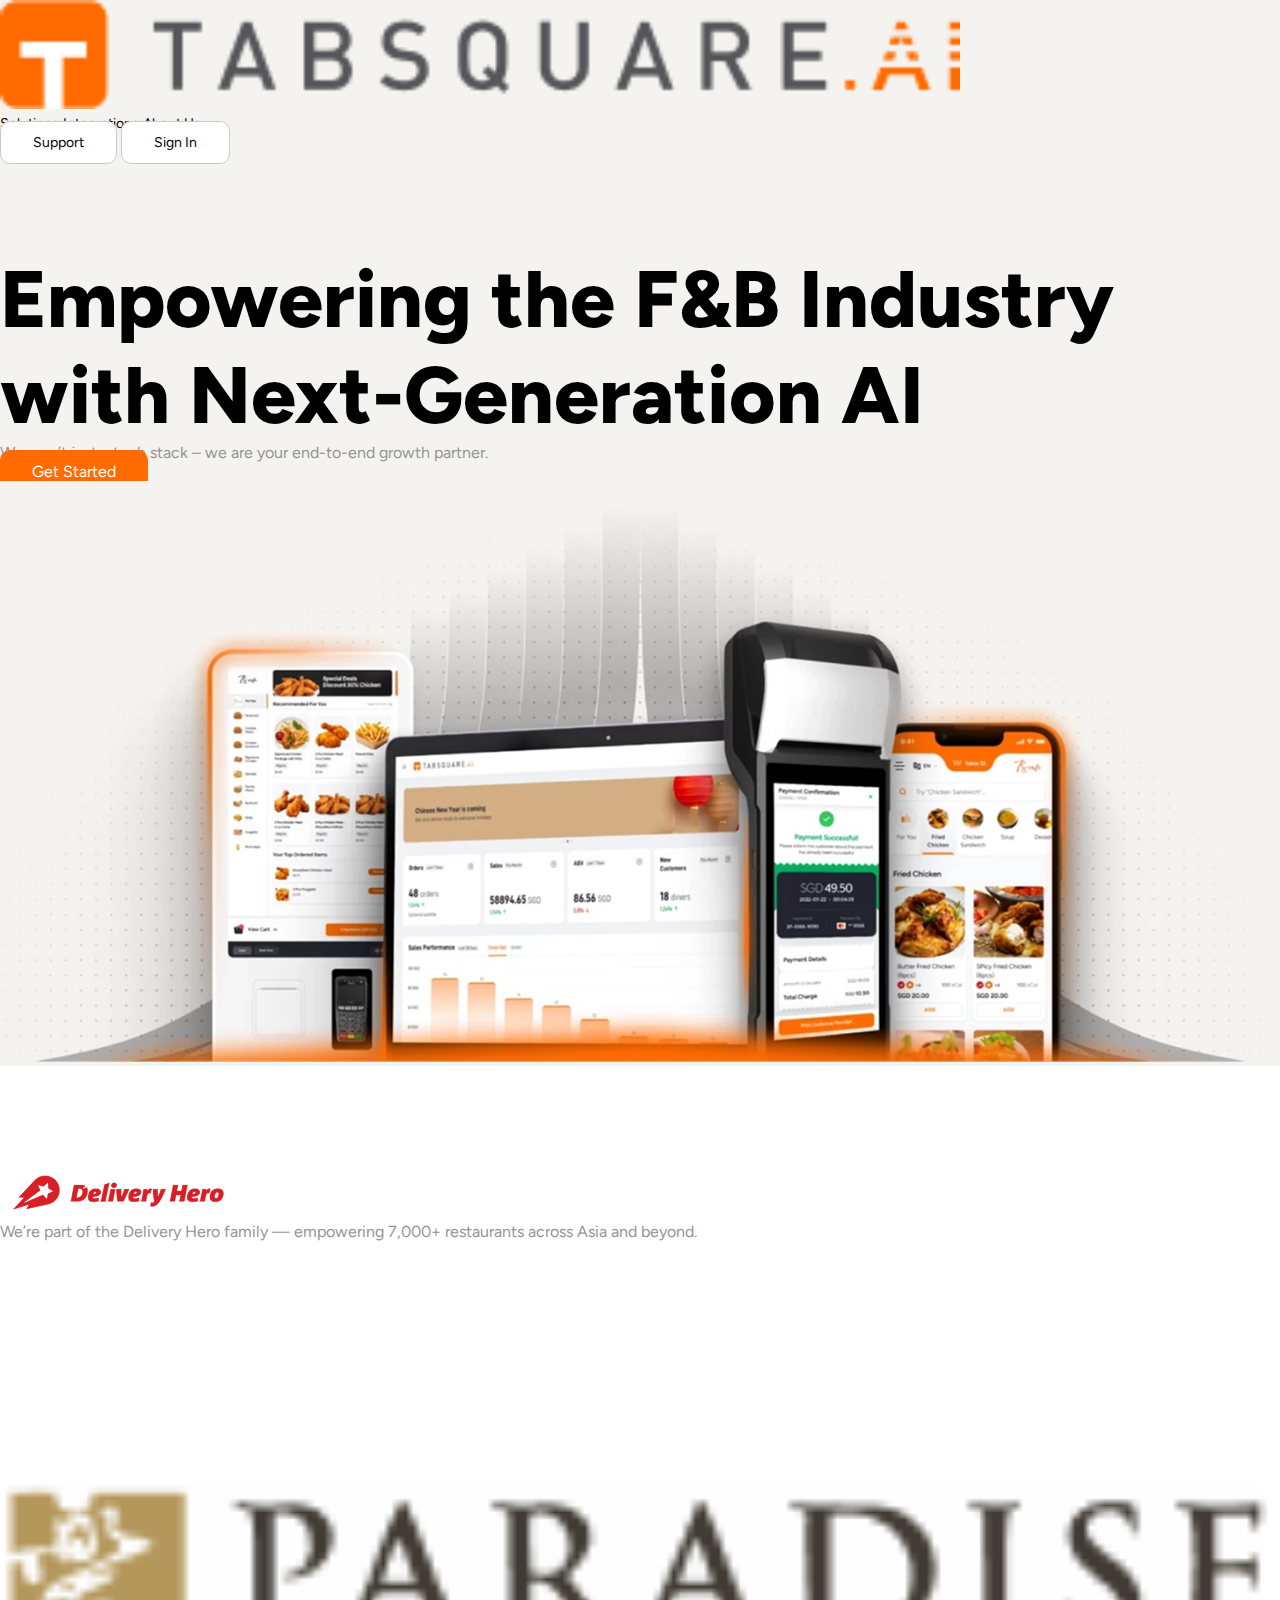
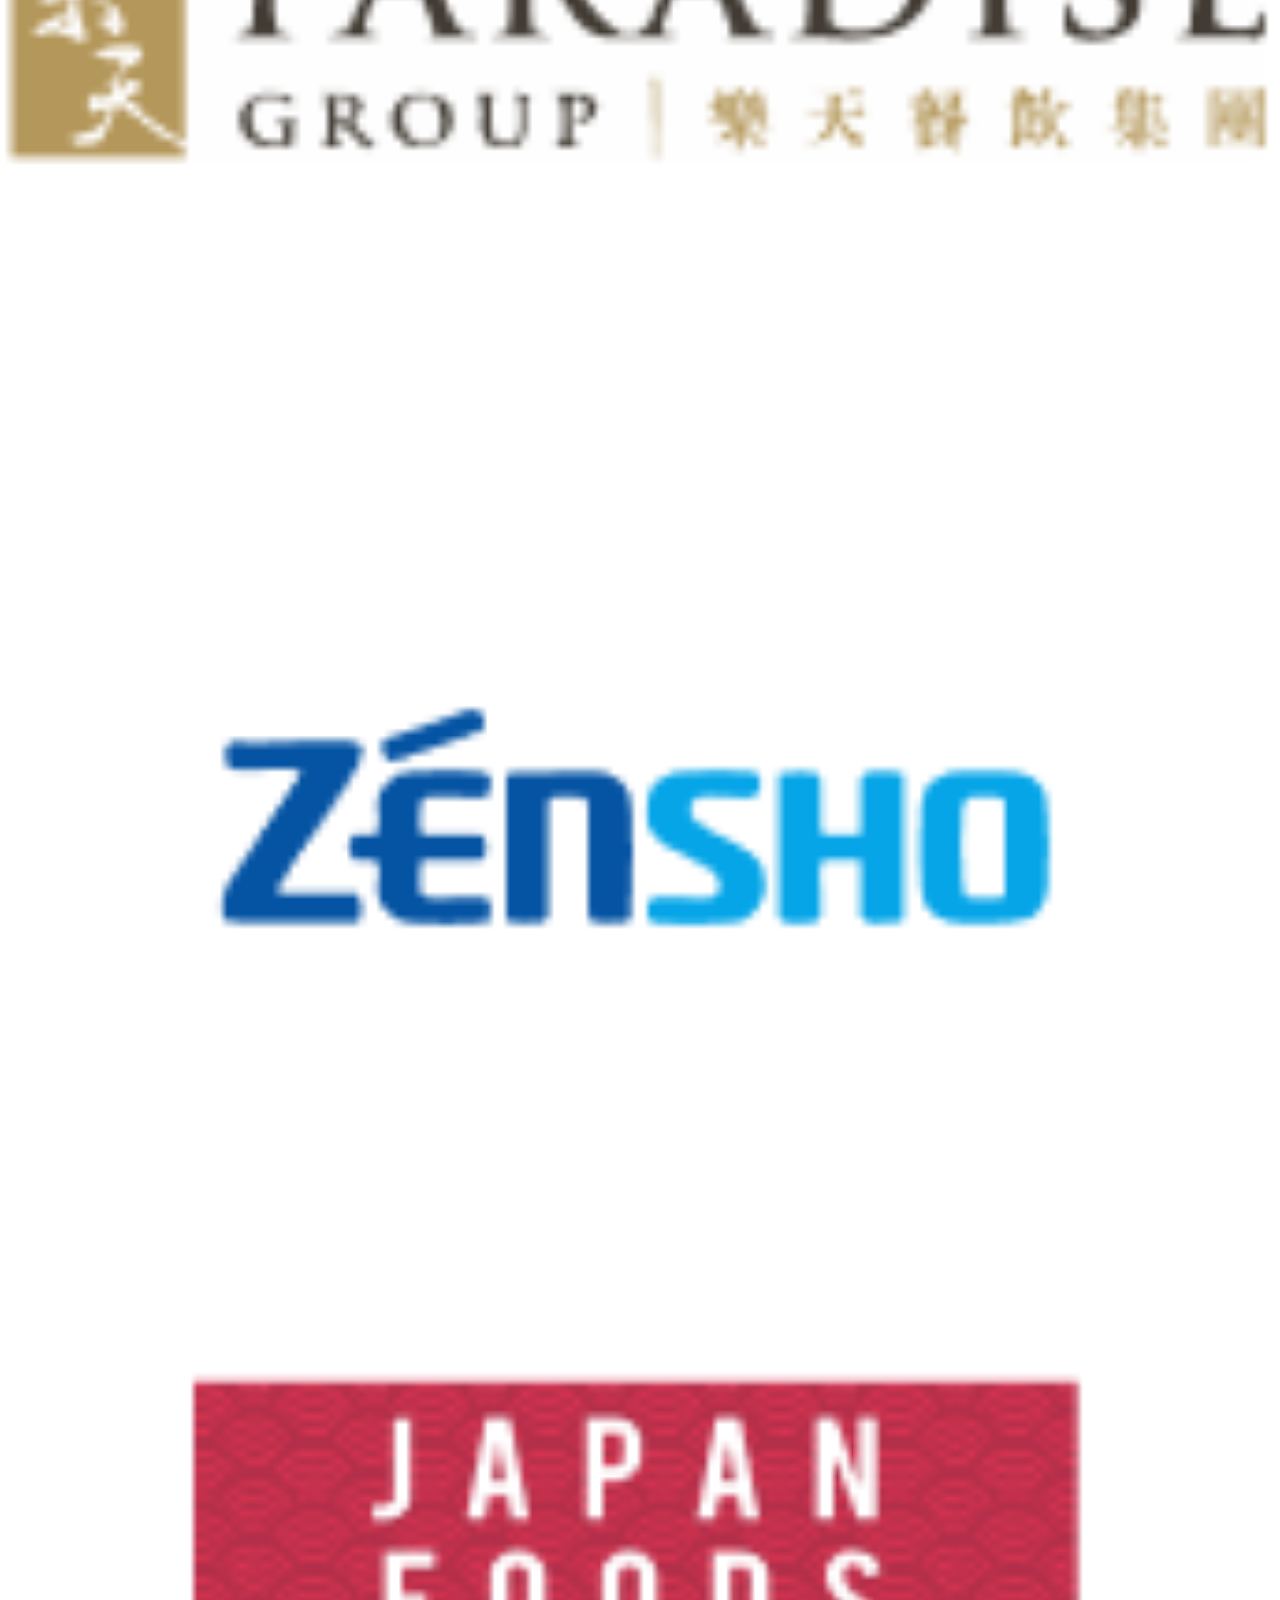
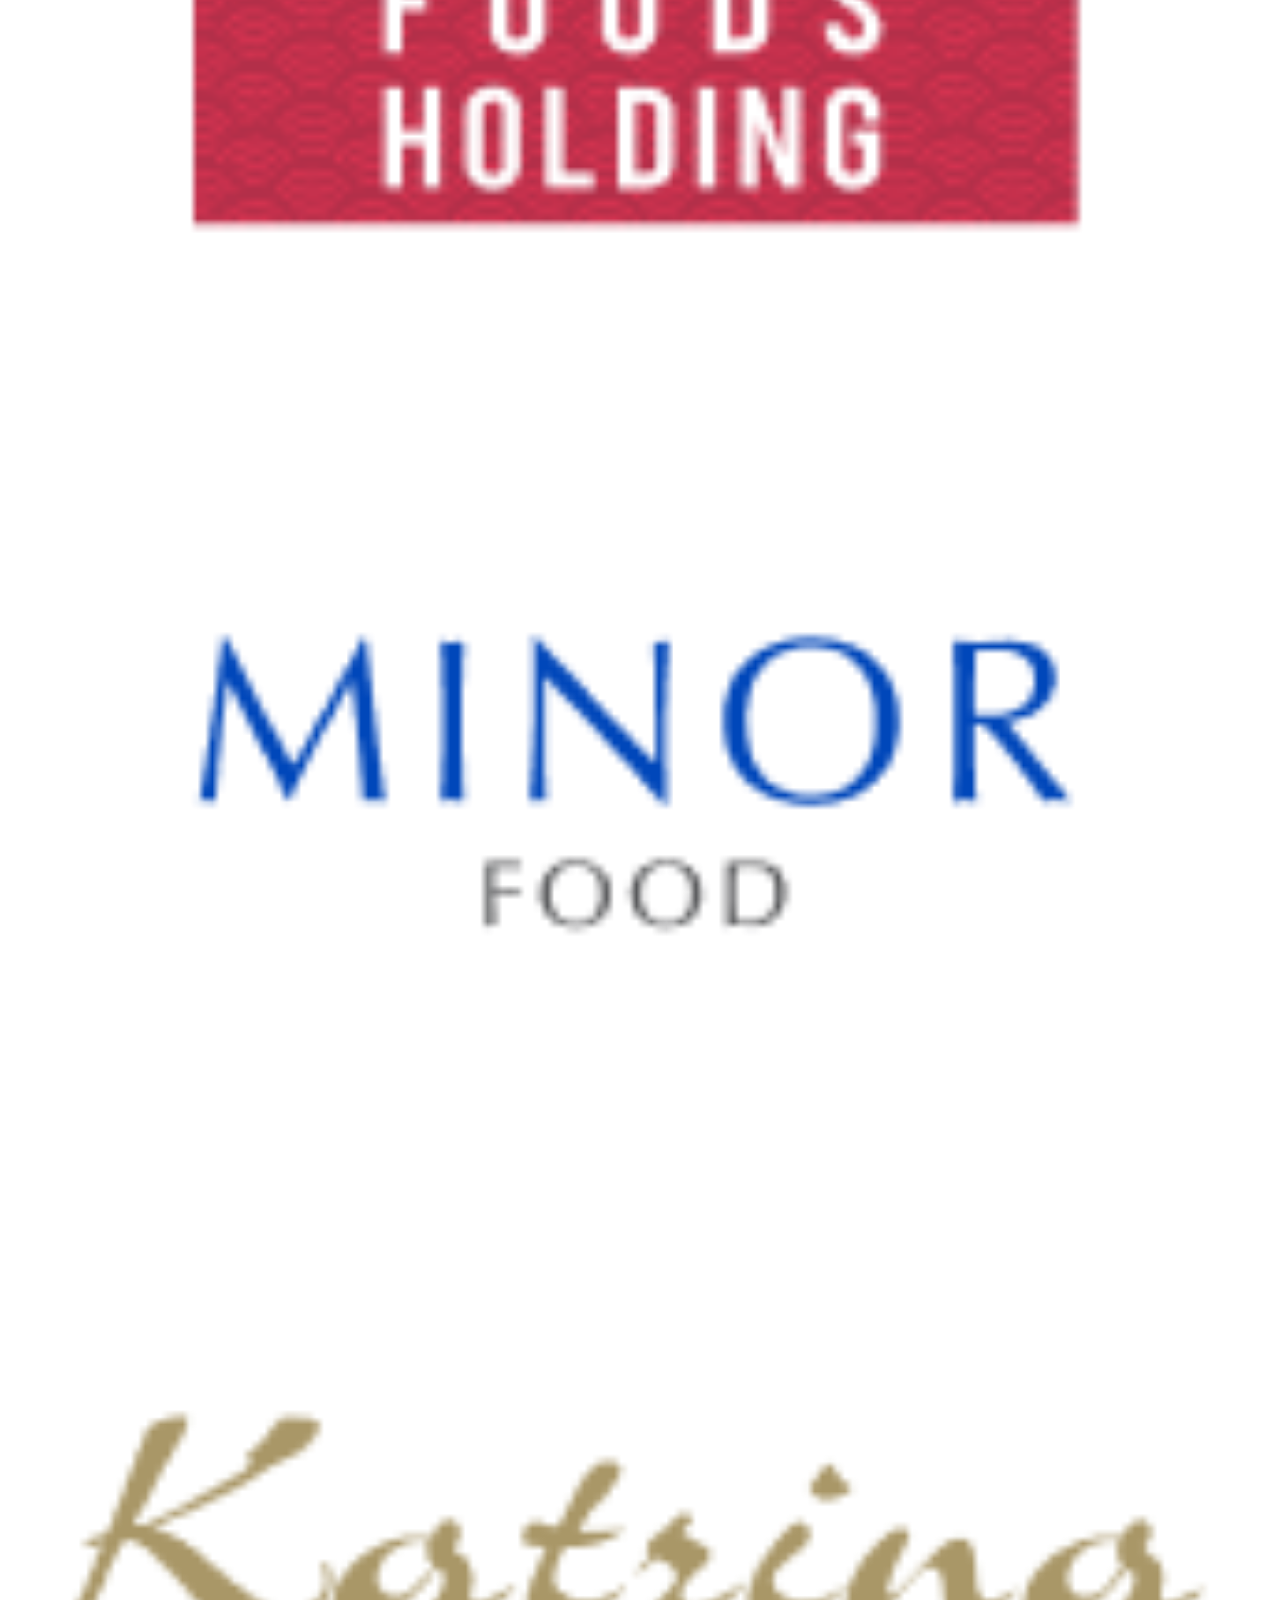
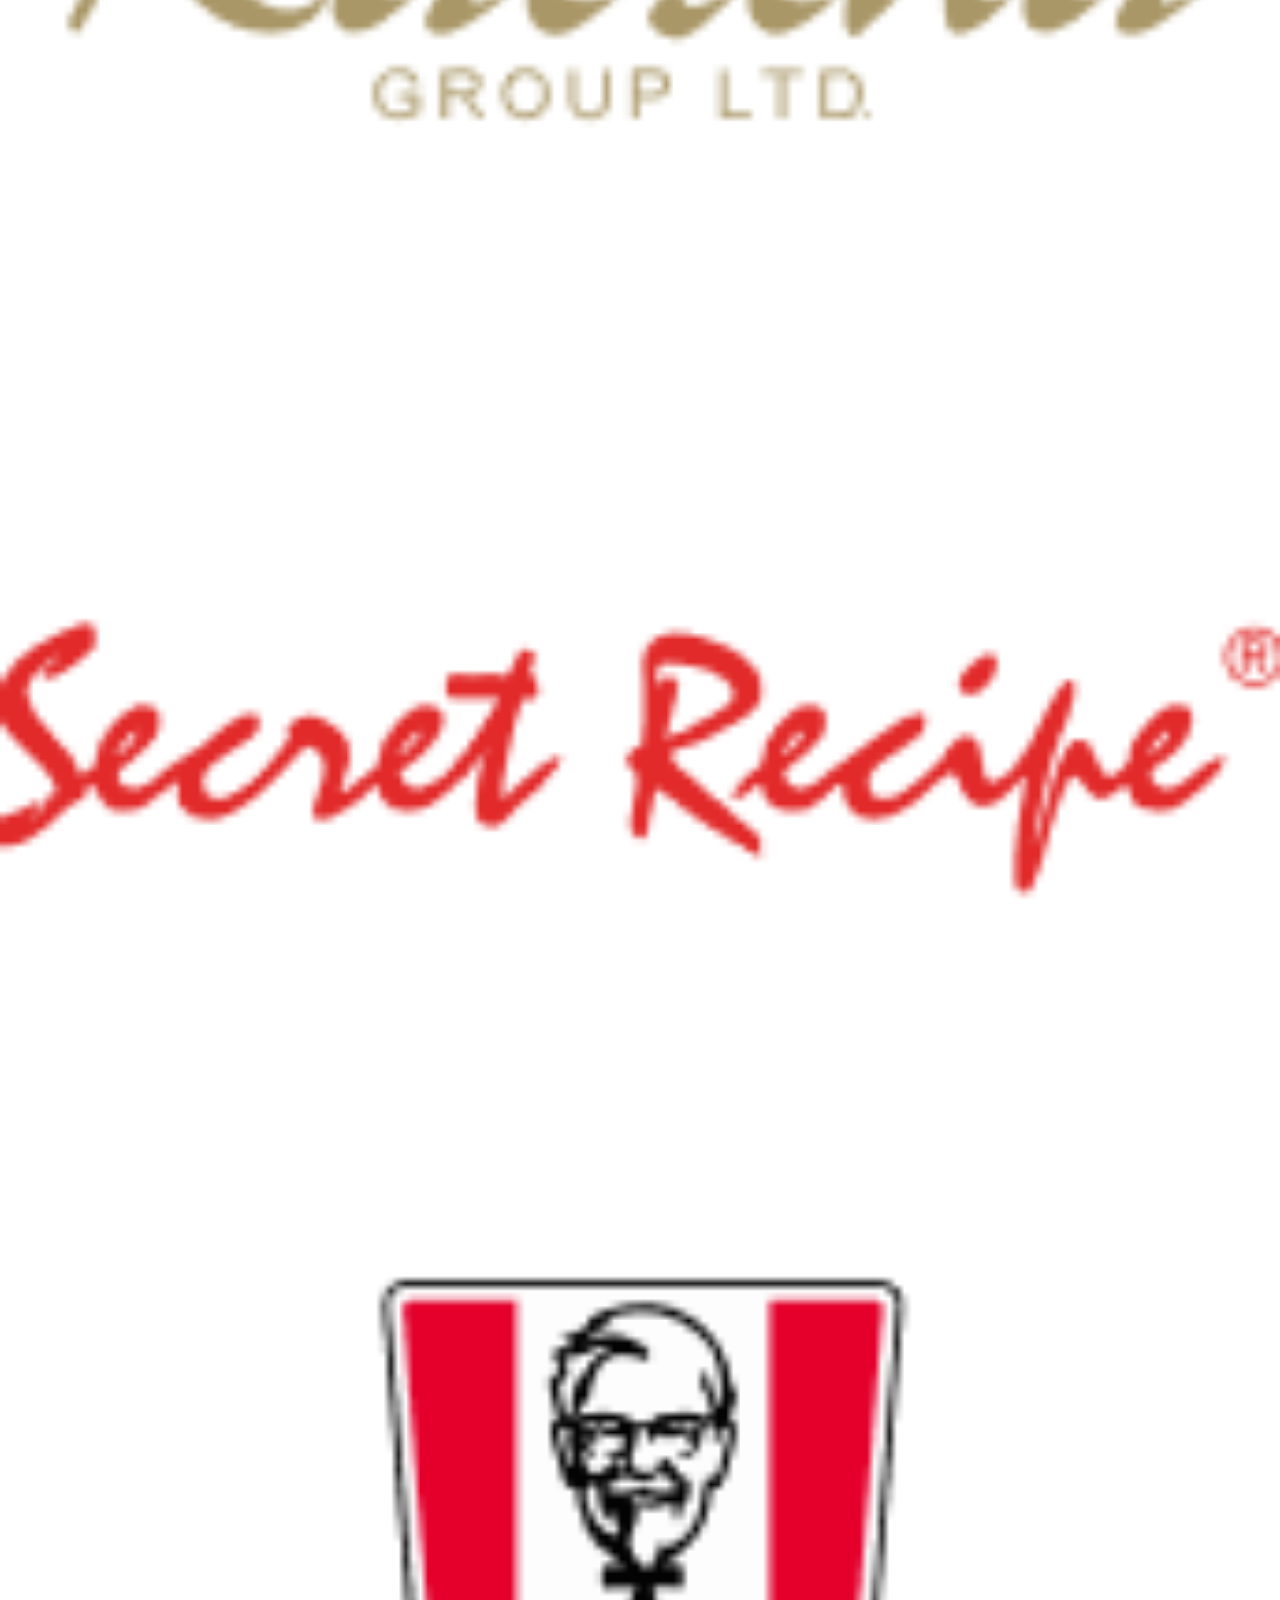
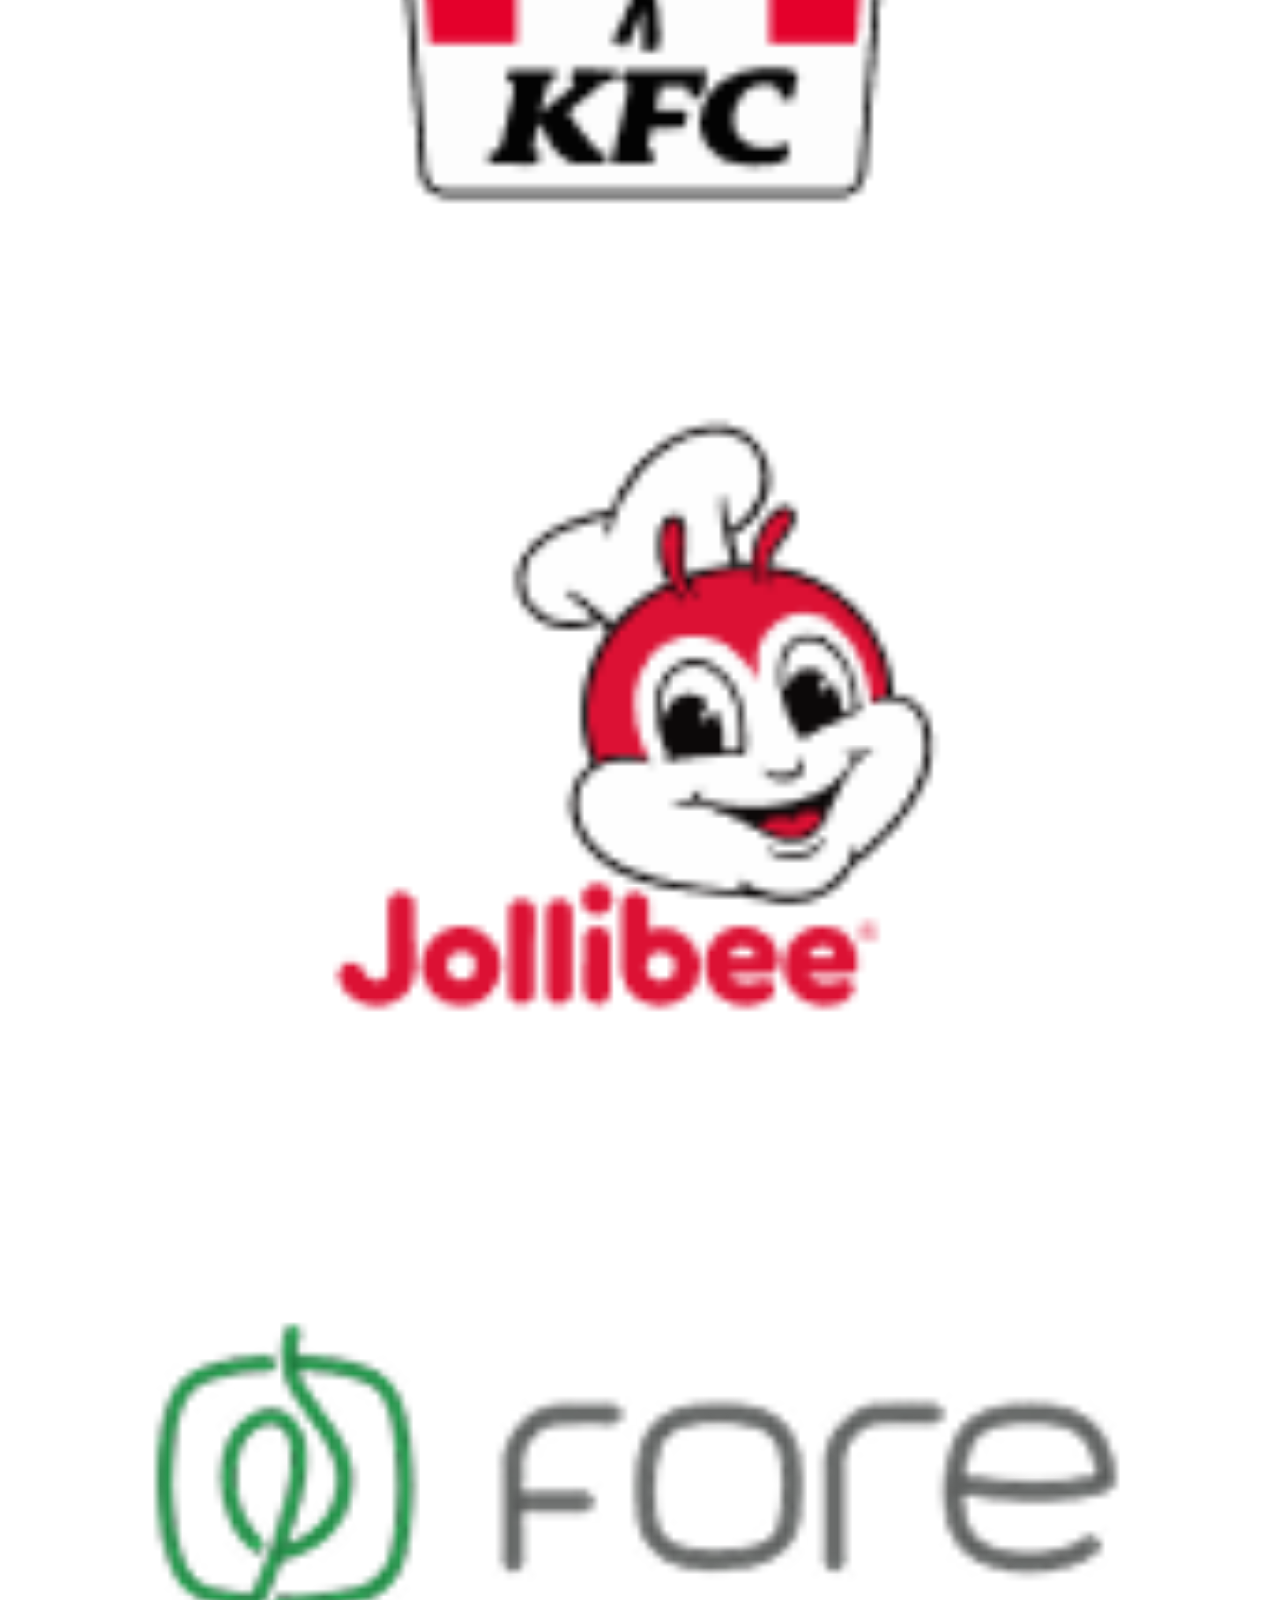
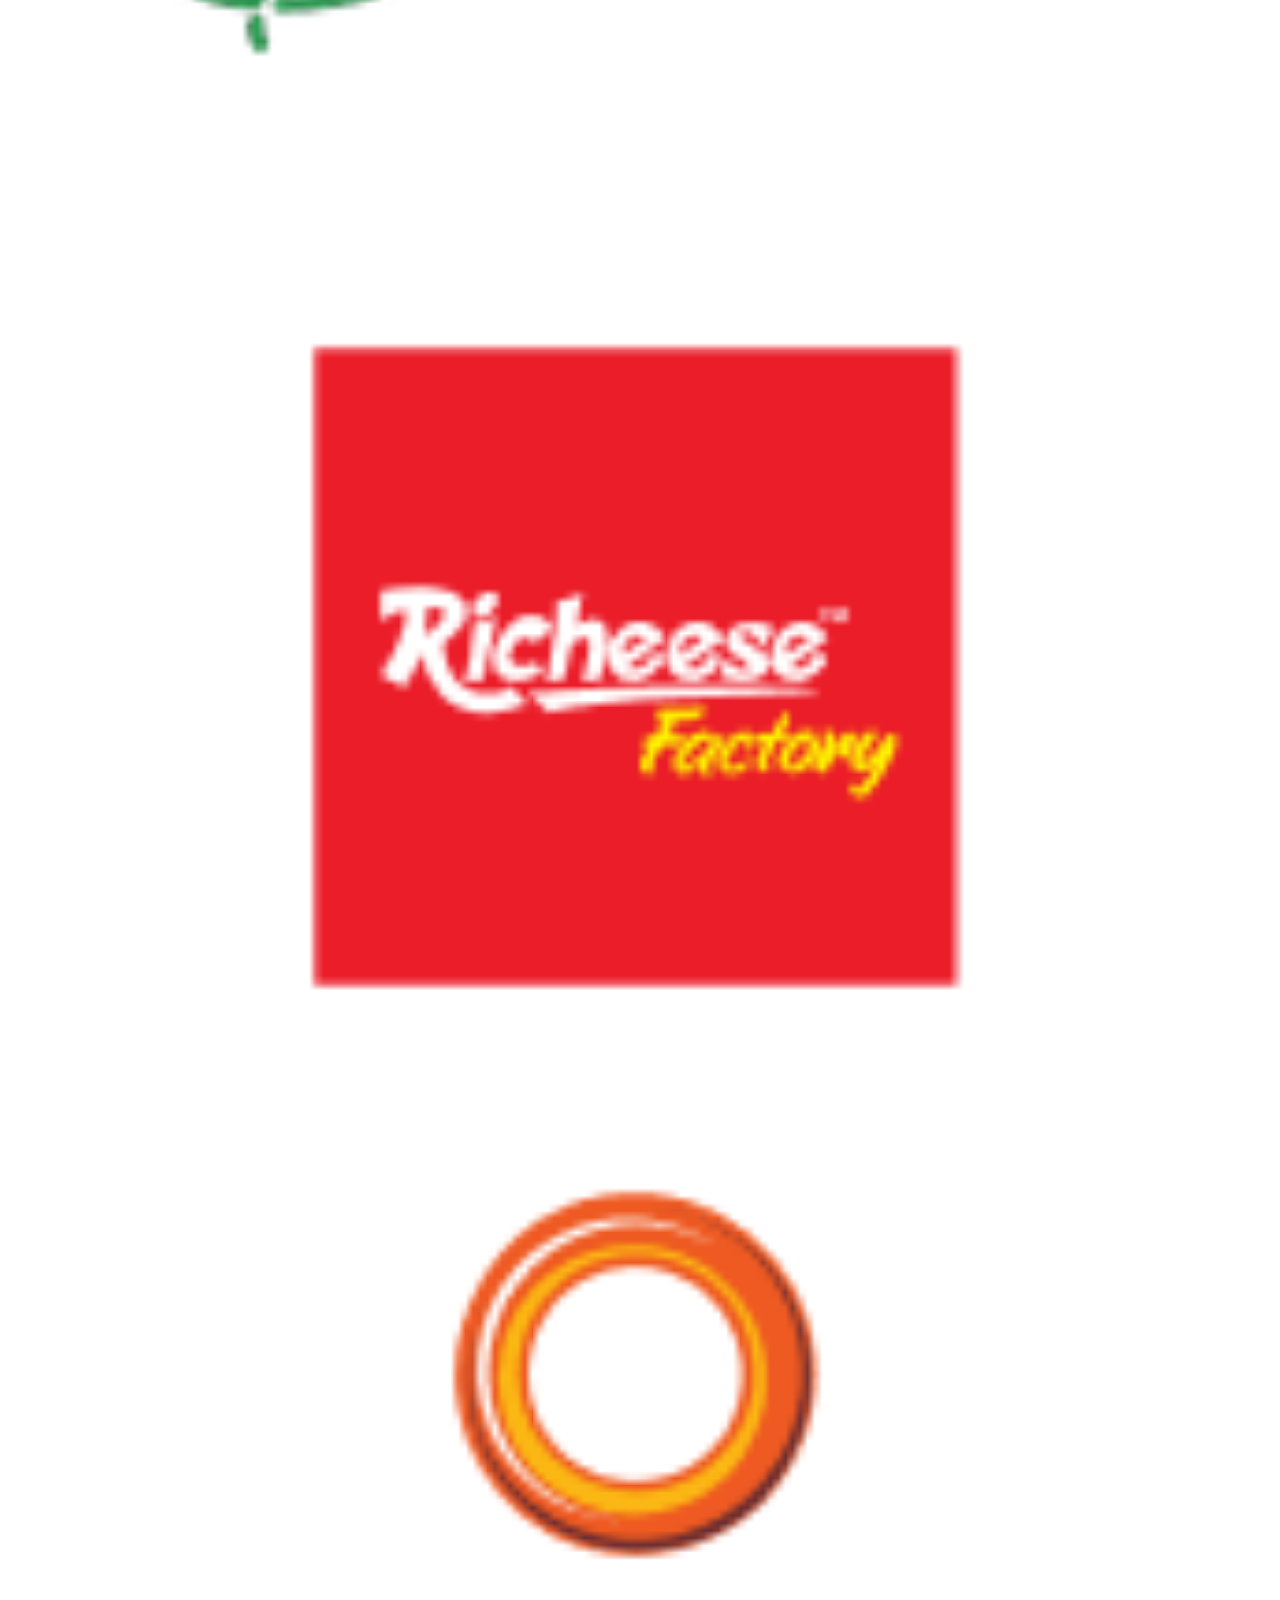
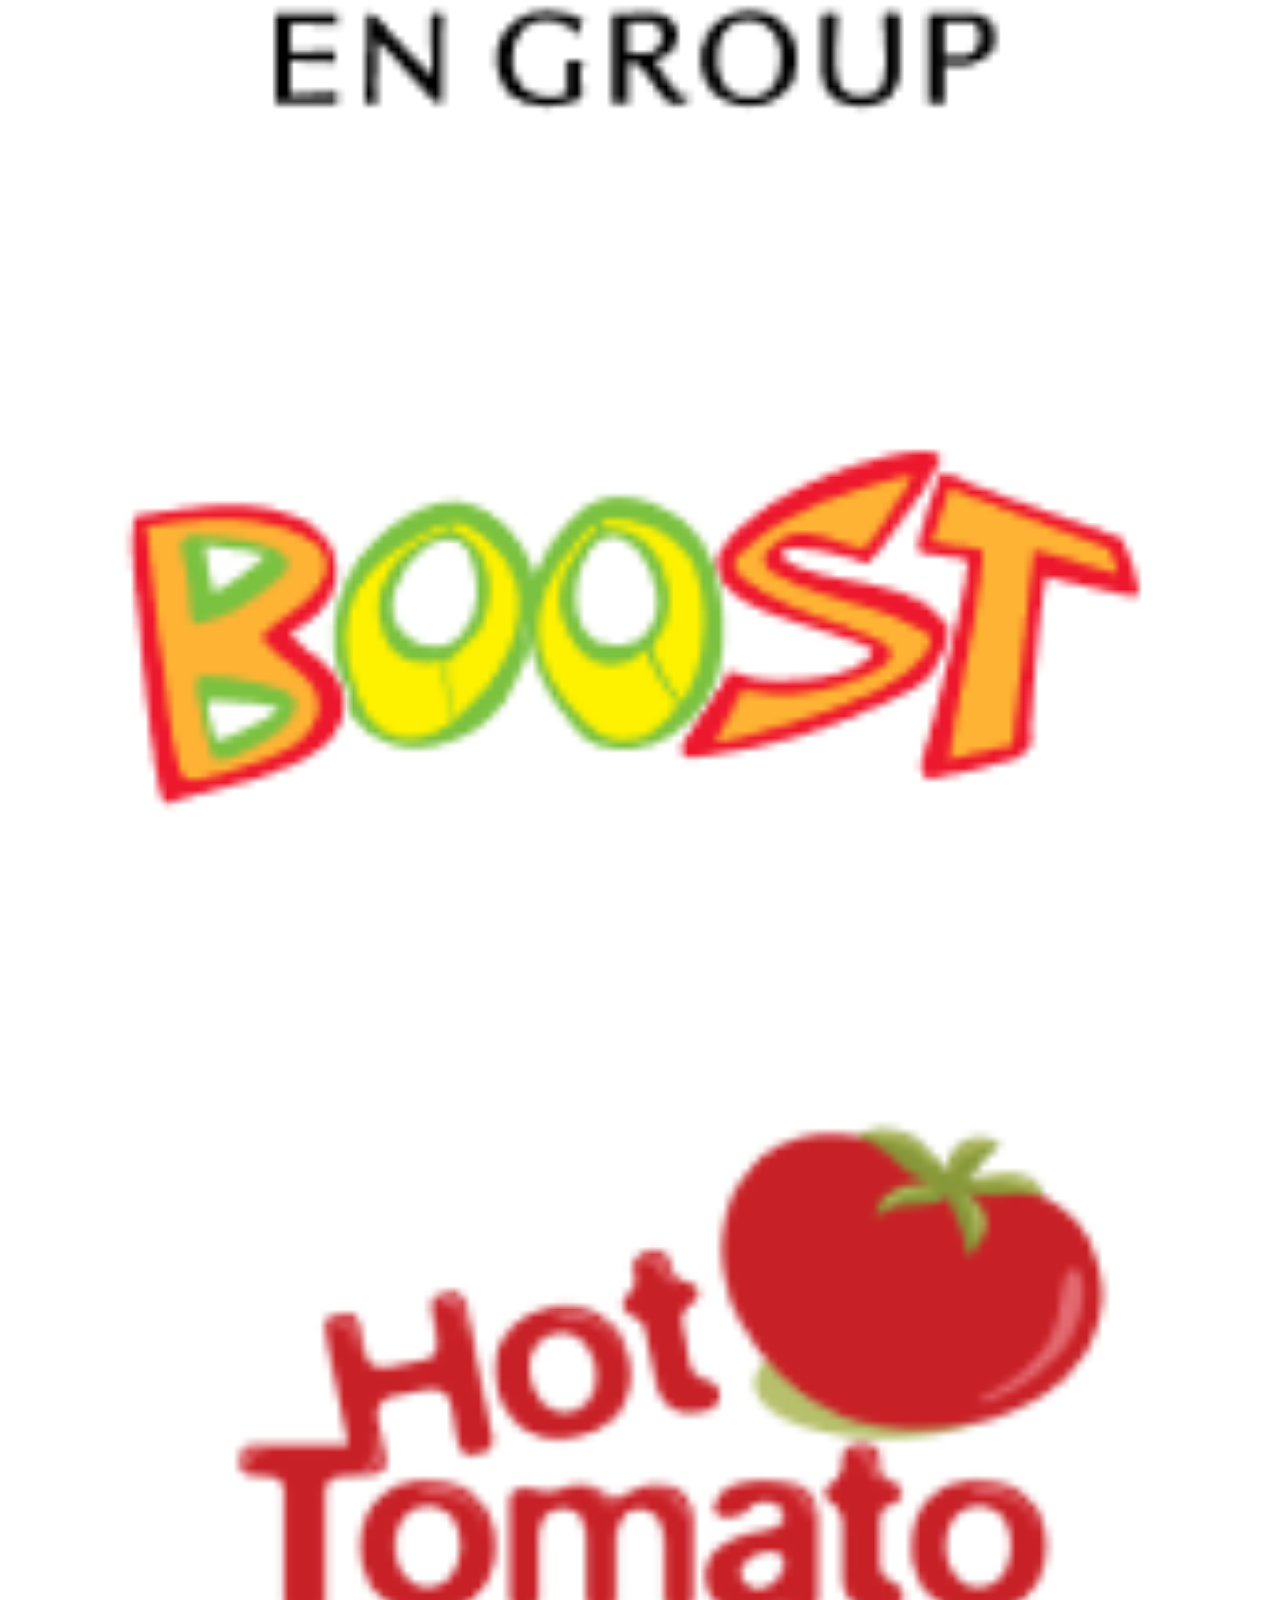
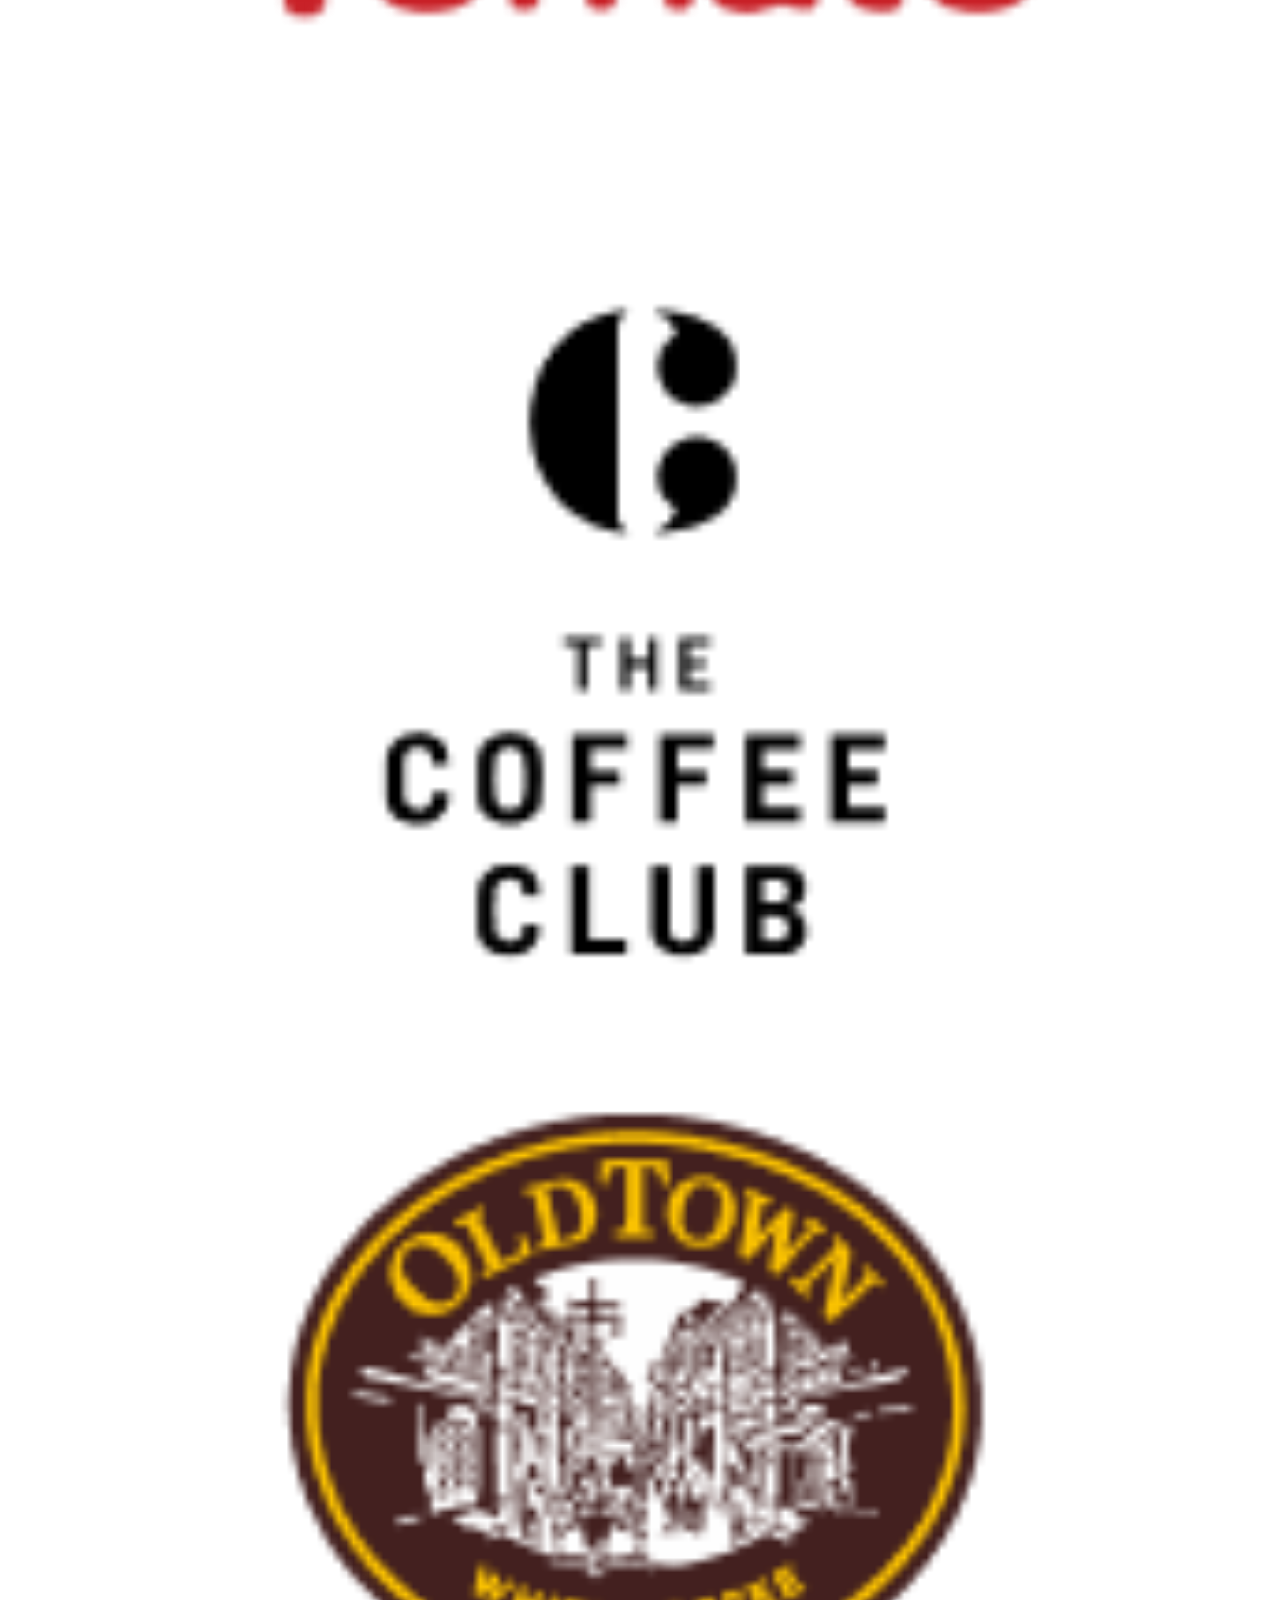
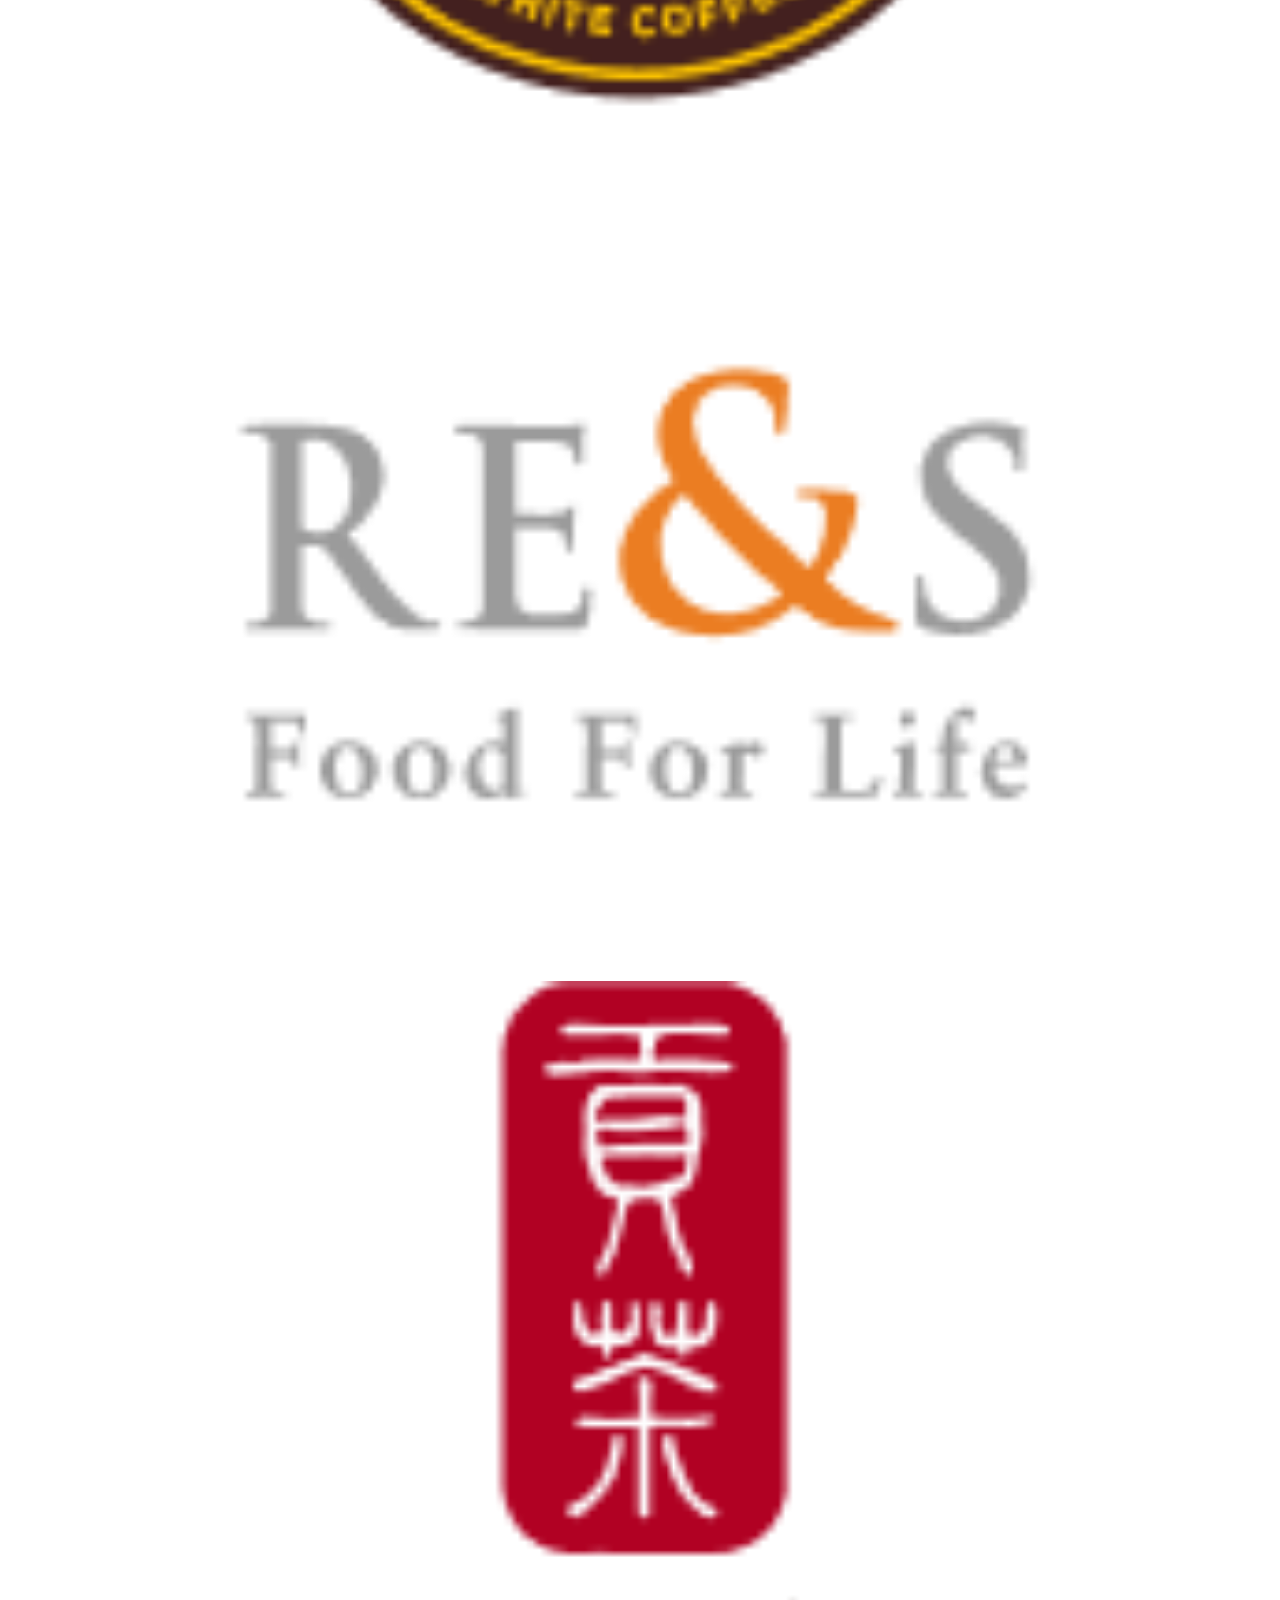
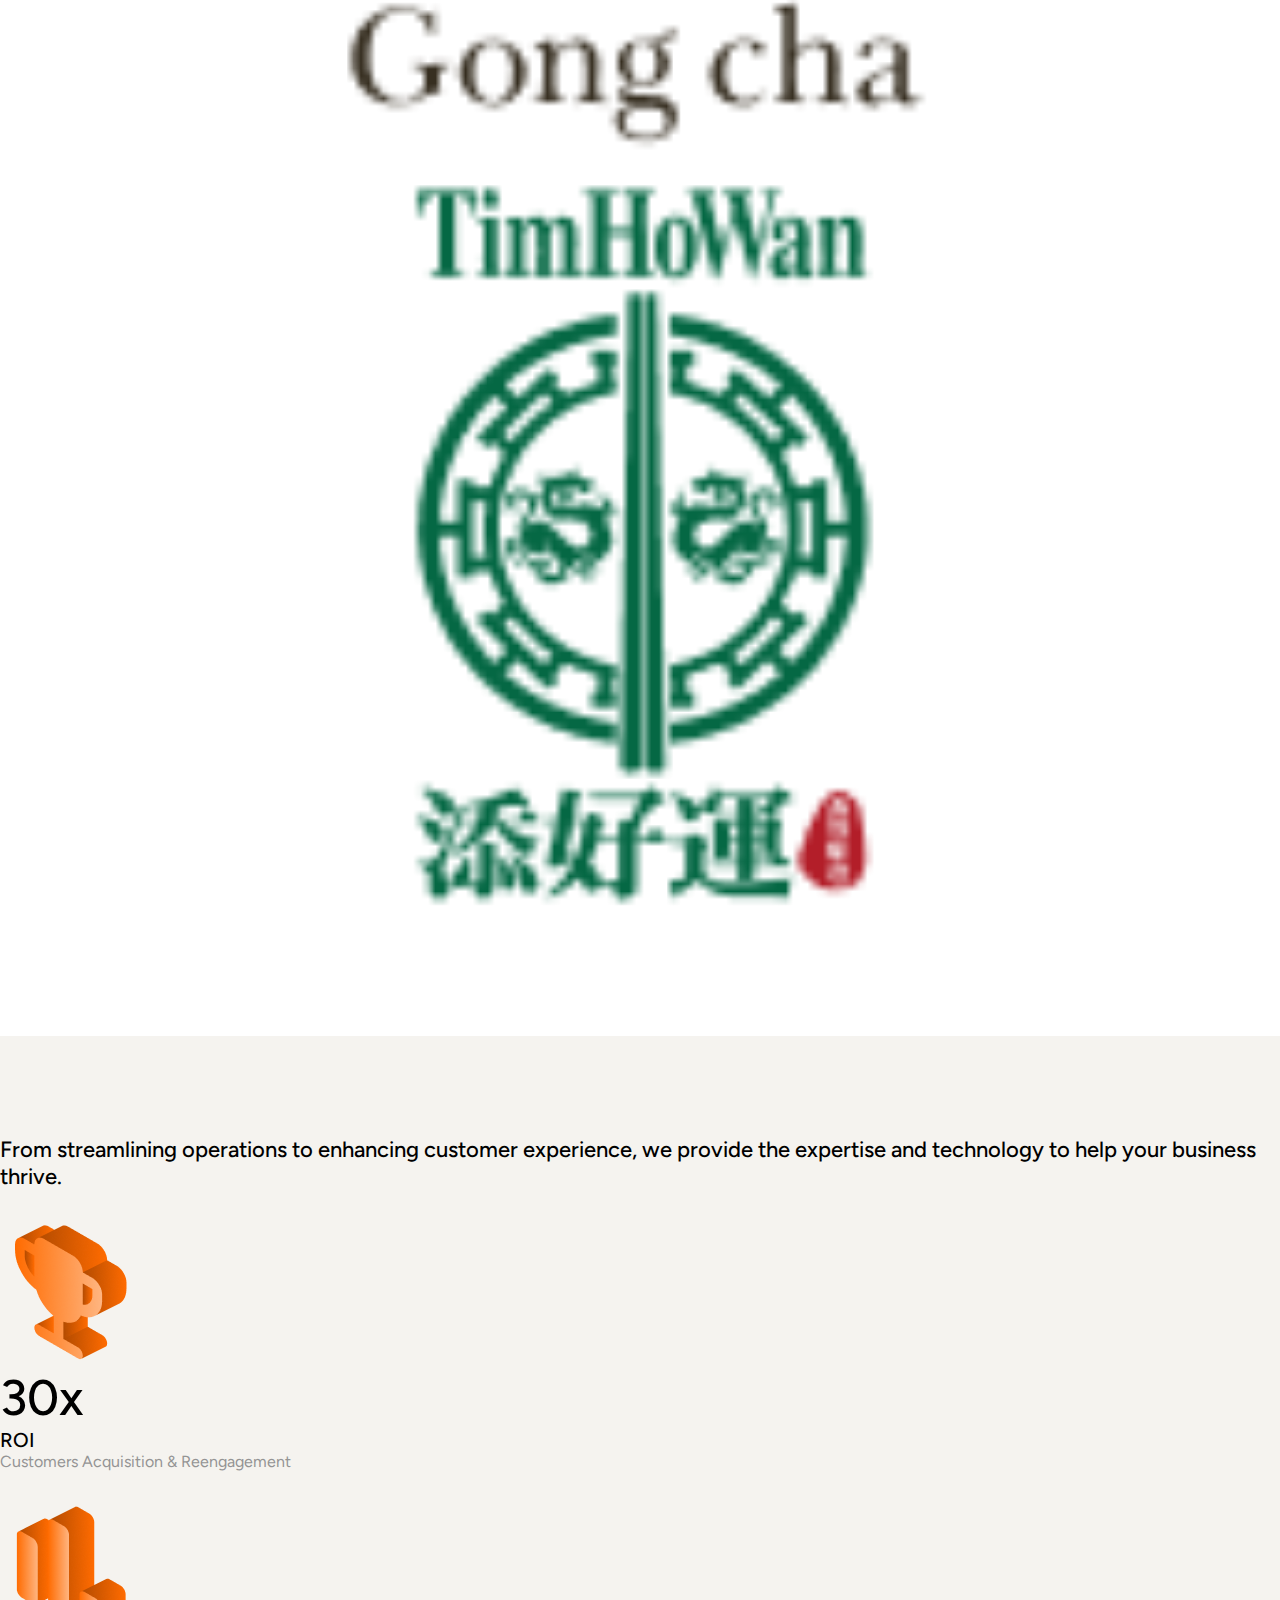
<file: index.html>
<!DOCTYPE html>
<html lang="en">

<head>
   <meta charset="UTF-8">
   <meta name="viewport" content="width=device-width, initial-scale=1.0">
   <title>TabSquare</title>

   <link rel="preconnect" href="https://fonts.googleapis.com">
   <link rel="preconnect" href="https://fonts.gstatic.com" crossorigin>
   <link href="https://fonts.googleapis.com/css2?family=Figtree:ital,wght@0,300..900;1,300..900&display=swap"
      rel="stylesheet">

   <link href="https://cdn.jsdelivr.net/npm/bootstrap@5.3.8/dist/css/bootstrap.min.css" rel="stylesheet"
      integrity="sha384-sRIl4kxILFvY47J16cr9ZwB07vP4J8+LH7qKQnuqkuIAvNWLzeN8tE5YBujZqJLB" crossorigin="anonymous">

   <link rel="stylesheet" href="./style.css">
</head>

<body>
   <!-- Header section -->

   <header class="header-section">
      <div class="container">
         <div class="header-wrapper p-3">
            <div class="row align-items-center gap-md-0 gap-3">
               <div class="col-md-5">
                  <div class="text-md-start text-center">
                     <img width="75%" src="./Img/Header/logo.png" alt="">
                  </div> 
               </div>
               <div class="col-md-7">
                  <div class="d-flex align-items-center justify-content-md-end justify-content-center gap-4">
                     <nav class="d-flex gap-4">
                        <a href="./solution.html">Solutions</a>
                        <a href="./integration.html">Integrations</a>
                        <a href="./about.html">About Us</a>
                     </nav>

                     <div class="d-none d-lg-flex gap-4">
                        <a href="./support.html" class="my-sec-btn">Support</a>
                        <a href="#" class="my-sec-btn">Sign In</a>
                     </div>
                  </div>
               </div>
            </div>
         </div>
      </div>
   </header>

   <!-- Homepage section -->

   <section class="homepage-section">
      <div class="container">
         <div class="homepage-wrapper text-center">
            <h1 class="mb-4">
               <span class="d-md-block">
                  Empowering the F&B Industry
               </span>
               <span class="d-md-block">
                  with Next-Generation AI
               </span>
            </h1>

            <p class="mb-5">
               We aren’t just a tech stack – we are your end-to-end growth partner.
            </p>

            <a href="#" class="my-pri-btn">
               Get Started
            </a>

            <div class="mt-4">
               <img src="./Img/Homepage/1.png" width="100%">
            </div>
         </div>
      </div>
   </section>

   <!-- Hero section -->

   <section class="hero-section">
      <div class="container">
         <div class="hero-wrapper text-center">
            <div class="mb-5">
               <img src="./Img/Hero/hero.png" alt="">
               <p class="mt-4">
                  We’re part of the Delivery Hero family — empowering 7,000+ restaurants across Asia and beyond.
               </p>
            </div>

            <div class="row g-4">
               <div class="col-md-2 col-sm-3 col-4">
                  <div>
                     <img width="100%" src="./Img/Hero/1.png" alt="">
                  </div>
               </div>
               <div class="col-md-2 col-sm-3 col-4">
                  <div>
                     <img width="100%" src="./Img/Hero/2.png" alt="">
                  </div>
               </div>
               <div class="col-md-2 col-sm-3 col-4">
                  <div>
                     <img width="100%" src="./Img/Hero/3.png" alt="">
                  </div>
               </div>
               <div class="col-md-2 col-sm-3 col-4">
                  <div>
                     <img width="100%" src="./Img/Hero/4.png" alt="">
                  </div>
               </div>
               <div class="col-md-2 col-sm-3 col-4">
                  <div>
                     <img width="100%" src="./Img/Hero/5.png" alt="">
                  </div>
               </div>
               <div class="col-md-2 col-sm-3 col-4">
                  <div>
                     <img width="100%" src="./Img/Hero/6.png" alt="">
                  </div>
               </div>
               <div class="col-md-2 col-sm-3 col-4">
                  <div>
                     <img width="100%" src="./Img/Hero/7.png" alt="">
                  </div>
               </div>
               <div class="col-md-2 col-sm-3 col-4">
                  <div>
                     <img width="100%" src="./Img/Hero/8.png" alt="">
                  </div>
               </div>
               <div class="col-md-2 col-sm-3 col-4">
                  <div>
                     <img width="100%" src="./Img/Hero/9.png" alt="">
                  </div>
               </div>
               <div class="col-md-2 col-sm-3 col-4">
                  <div>
                     <img width="100%" src="./Img/Hero/10.png" alt="">
                  </div>
               </div>
               <div class="col-md-2 col-sm-3 col-4">
                  <div>
                     <img width="100%" src="./Img/Hero/11.png" alt="">
                  </div>
               </div>
               <div class="col-md-2 col-sm-3 col-4">
                  <div>
                     <img width="100%" src="./Img/Hero/12.png" alt="">
                  </div>
               </div>
               <div class="col-md-2 col-sm-3 col-4">
                  <div>
                     <img width="100%" src="./Img/Hero/13.png" alt="">
                  </div>
               </div>
               <div class="col-md-2 col-sm-3 col-4">
                  <div>
                     <img width="100%" src="./Img/Hero/14.png" alt="">
                  </div>
               </div>
               <div class="col-md-2 col-sm-3 col-4">
                  <div>
                     <img width="100%" src="./Img/Hero/15.png" alt="">
                  </div>
               </div>
               <div class="col-md-2 col-sm-3 col-4">
                  <div>
                     <img width="100%" src="./Img/Hero/16.png" alt="">
                  </div>
               </div>
               <div class="col-md-2 col-sm-3 col-4">
                  <div>
                     <img width="100%" src="./Img/Hero/17.png" alt="">
                  </div>
               </div>
               <div class="col-md-2 col-sm-3 col-4">
                  <div>
                     <img width="100%" src="./Img/Hero/18.png" alt="">
                  </div>
               </div>
            </div>
         </div>
      </div>
   </section>

   <!-- Stat section -->

   <section class="stat-section">
      <div class="container">
         <div class="stat-wrapper text-center">
            <h4 class="mb-5">
               <span class="d-md-block">From streamlining operations to enhancing customer experience, </span>
               <span class="d-md-block">we provide the expertise and technology to help your business thrive.</span>
            </h4>

            <div class="row">
               <div class="col-md-4">
                  <div>
                     <img src="./Img/Stat/1.png" alt="">
                     <h2 class="mt-3">30x</h2>
                     <h5 class="my-4">ROI</h5>
                     <p>Customers Acquisition & Reengagement</p>
                  </div>
               </div>
               <div class="col-md-4">
                  <div>
                     <img src="./Img/Stat/2.png" alt="">
                     <h2 class="mt-3">40M+</h2>
                     <h5 class="my-4">Monthly Orders Served</h5>
                     <p>Rapid Processing</p>
                  </div>
               </div>
               <div class="col-md-4">
                  <div>
                     <img src="./Img/Stat/3.png" alt="">
                     <h2 class="mt-3">~ 50%</h2>
                     <h5 class="my-4">Cost Reduction</h5>
                     <p>Operational Efficiency</p>
                  </div>
               </div>
            </div>
         </div>
      </div>
   </section>

   <!-- Solution section -->

   <section class="solution-section">
      <div class="container">
         <div class="text-center">
            <h2>
               Our Solutions
            </h2>

            <p>
               Explore Tabsquare’s range of solutions created to support modern restaurant operations.
            </p>
         </div>

         <div class="solution-wrapper text-md-start text-center">
            <div class="row mb-5 align-items-center">
               <div class="col-md-6">
                  <div>
                     <img class="mb-md-0 mb-3" width="100%" src="./Img/Solution/1.png" alt="">
                  </div>
               </div>
               <div class="col-md-6">
                  <div>
                     <h3 class="mb-4">Customer Marketing Platform</h3>
                     <p class="mb-5">
                        Boost customer engagement with personalised offers, loyalty program, and data-driven insights
                        that refine your marketing strategies for maximum impact.
                     <p>
                        <a href="#" class="my-pri-btn">
                           Explore Marketing Platform
                        </a>
                  </div>
               </div>
            </div>
            <div class="row mb-5 flex-md-row flex-column-reverse align-items-center">
               <div class="col-md-6">
                  <div>
                     <h3 class="mb-4">Customer Ordering</h3>
                     <p class="mb-5">Enhance efficiency with QR code menus for contactless ordering, self-service kiosks
                        for quick transactions, and seamless integration with delivery apps for smooth online ordering.
                     </p>
                     <a href="#" class="my-pri-btn">
                        Explore Ordering Products
                     </a>
                  </div>
               </div>
               <div class="col-md-6">
                  <div>
                     <img class="mb-md-0 mb-3" width="100%" src="./Img/Solution/2.png" alt="">
                  </div>
               </div>
            </div>
            <div class="row mb-5 align-items-center">
               <div class="col-md-6">
                  <div>
                     <img class="mb-md-0 mb-3" width="100%" src="./Img/Solution/3.png" alt="">
                  </div>
               </div>
               <div class="col-md-6">
                  <div>
                     <h3 class="mb-4">Payments</h3>
                     <p class="mb-5">Provide flexible, secure payment options, from pre-payment for quick-service
                        environments to post-payment for leisurely dining, with modern terminals ensuring hassle-free
                        transactions.</p>
                     <a href="#" class="my-pri-btn">
                        Explore Payments Products
                     </a>
                  </div>
               </div>
            </div>
            <div class="row mb-5 flex-md-row flex-column-reverse align-items-center">
               <div class="col-md-6">
                  <div>
                     <h3 class="mb-4">Order & Queue Management</h3>
                     <p class="mb-5">Streamline operations with real-time queue management, clear order tracking, and a
                        web-based console for full operational control and visibility.</p>
                     <a href="#" class="my-pri-btn">
                        Explore Management Products
                     </a>
                  </div>
               </div>
               <div class="col-md-6">
                  <div>
                     <img class="mb-md-0 mb-3" width="100%" src="./Img/Solution/4.png" alt="">
                  </div>
               </div>
            </div>
            <div class="row align-items-center">
               <div class="col-md-6">
                  <div>
                     <img class="mb-md-0 mb-3" width="100%" src="./Img/Solution/5.png" alt="">
                  </div>
               </div>
               <div class="col-md-6">
                  <div>
                     <h3 class="mb-4">AI Dining Disccovery</h3>

                     <p class="mb-5">
                        Enhance dining experiences with personalised restaurant recommendations, AI-driven suggestions,
                        and seamless discovery that simplify the way diners choose where to eat.
                     </p>

                     <a href="#" class="my-pri-btn">
                        Explore AI Dining Discovery
                     </a>
                  </div>
               </div>
            </div>
         </div>
      </div>
   </section>

   <!-- System section -->

   <section class="system-section">
      <div class="container">
         <div class="system-wrapper text-center">
            <div>
               <img width="100%" src="./Img/System/1.png" alt="">
            </div>

            <h3 class="mb-3">
               Built to Work with Your Existing Systems
            </h3>
            <p class="mb-5">
               <span class="d-lg-block">Our platform seamlessly integrates with industry-leading POS, payment, and
                  loyalty systems, ensuring smooth operations without costly disruptions.</span>
               <span class="d-lg-block">
                  We help you make the most of your existing setup, enabling smarter, data-driven decisions for your
                  business.
               </span>
            </p>

            <a href="#" class="my-pri-btn">
               Explore Our Partner Network
            </a>
         </div>
      </div>
   </section>

   <!-- Power section -->

   <section class="power-section">
      <div class="container">
         <div>
            <h2 class="mb-5 text-center">
               Unlock the Power of AI with TabSquare
            </h2>

            <p class="mb-5">
               With over 13 years of experience, we specialise in guiding restaurants through successful digital
               transformations, offering tailored strategies to meet uniqueoperational challenges—integrated solutions
               to streamline your restaurant, from ordering to payments and beyond.
            </p>
         </div>

         <div class="power-wrapper">
            <div class="row align-items-center g-5">
               <div class="col-md-6 col-lg-4">
                  <div>
                     <div class="mb-5">
                        <img src="./Img/Power/icon-1.svg" alt="">
                     </div>
                     <h5>AI-Driven Revenue Growth</h5>
                     <p>Boost average spend with dynamic menus, upsells, and
                        targeted promotions.</p>
                  </div>
               </div>
               <div class="col-md-6 col-lg-4">
                  <div>
                     <div class="mb-5">
                        <img src="./Img/Power/icon-2.svg" alt="">
                     </div>
                     <h5>AI-Powered Business Insights</h5>
                     <p>Generate deep insights with sales, trends, and customer
                        behaviour to drive smarter decisions.</p>
                  </div>
               </div>
               <div class="col-md-6 col-lg-4">
                  <div>
                     <div class="mb-5">
                        <img src="./Img/Power/icon-3.svg" alt="">
                     </div>
                     <h5>AI-Enhanced Customer Profiling</h5>
                     <p>Understand your customers better to deliver personalised
                        journeys that boost retention.</p>
                  </div>
               </div>
               <div class="col-md-6 col-lg-4">
                  <div>
                     <div class="mb-5">
                        <img src="./Img/Power/icon-4.svg" alt="">
                     </div>
                     <h5>Streamlined Operations</h5>
                     <p>Achieve efficiency through smarter ordering, staffing,
                        inventory, reducing errors.</p>
                  </div>
               </div>
               <div class="col-md-6 col-lg-4">
                  <div>
                     <div class="mb-5">
                        <img src="./Img/Power/icon-5.svg" alt="">
                     </div>
                     <h5>Effortless System Integration</h5>
                     <p>Seamlessly connect with your existing POS, payment, and
                        loyalty programs.</p>
                  </div>
               </div>
               <div class="col-md-6 col-lg-4">
                  <div>
                     <div class="mb-5">
                        <img src="./Img/Power/icon-6.svg" alt="">
                     </div>
                     <h5>Industry Expertise & Support</h5>
                     <p>Leverage deep industry knowledge to navigate evolving trends
                        and customer expectations.</p>
                  </div>
               </div>
            </div>
         </div>
      </div>
   </section>

   <!-- Impact section -->

   <section class="impact-section">
      <div class="container">
         <div class="mb-5">
            <h2>
               Their Journey, Our Impact
            </h2>
            <p>
               Our clients discuss the impact we’ve made on their business
            </p>
         </div>

         <div class="impact-wrapper">
            <div class="row align-items-center flex-lg-row flex-column-reverse">
               <div class="col-lg-7">
                  <div class="d-flex justify-content-md-start ">
                     <div>
                        <h5 class="mb-4">
                           <span class="d-md-block">
                              TabSquare’s AI helped us pivot to takeaway and delivery while adding QR code
                           </span>
                           <span class="d-md-block">
                              ordering for dine-in, maximizing every order with upselling and cross-selling.
                           </span>
                        </h5>
                        <p class="mb-5">Old Town White Coffee, Dennis Loo, General Manager</p>
                        <a href="#" class="my-pri-btn">
                           Watch
                        </a>

                        <div
                           class="d-flex gap-3 align-items-center justify-content-lg-start justify-content-center mt-5">
                           <a href="#">
                              <img src="./Img/Impact/left-arrow.png" alt="">
                           </a>
                           <div>
                              <img src="./Img/Impact/gray.png" alt="">
                           </div>
                           <div>
                              <img src="./Img/Impact/black.png" alt="">
                           </div>
                           <div>
                              <img src="./Img/Impact/gray.png" alt="">
                           </div>
                           <a href="#">
                              <img src="./Img/Impact/right-arrow.png" alt="">
                           </a>
                        </div>
                     </div>
                  </div>
               </div>
               <div class="col-lg-5">
                  <div class="mb-lg-0 mb-5">
                     <div>
                        <img width="100%" src="./Img/Impact/1.png" alt="">
                     </div>
                  </div>
               </div>
            </div>
         </div>
      </div>
   </section>

   <!-- Enhance section -->

   <section class="enhance-section">
      <div class="container">
         <div class="enhance-wrapper">
            <div class="row align-items-center">
               <div class="col-lg-6">
                  <div class="mb-lg-0 mb-4">
                     <h2 class="mb-4">Looking to enhance your operations?</h2>
                     <p class="mb-5">
                        <span class="d-lg-block">
                           Let's explore solutions tailored to your business. Book a consultation, and we'll guide you
                        </span>
                        <span class="d-lg-block">
                           through the best strategies to enhance efficiency and customer experience.
                        </span>
                     </p>
                     <a href="" class="my-sec-btn">
                        Get Started
                     </a>
                  </div>
               </div>
               <div class="col-lg-6">
                  <div>
                     <img width="100%" src="./Img/Enhance/1.png" alt="">
                  </div>
               </div>
            </div>
         </div>
      </div>
   </section>

   <!-- Footer section -->

   <footer class="footer-section">
      <div class="container">
         <div class="footer-wrapper">
            <div class="mb-5 d-inline-block">
               <img width="100%" src="./Img/footer/logo.png" alt="">
            </div>

            <div class="row align-items-start mb-5">
               <div class="col-sm-6 col-md-4 col-lg-3">
                  <div class="d-flex flex-column mb-lg-0 mb-4">
                     <h5 class="mb-4">Products</h5>
                     <nav class="d-flex flex-sm-column flex-row flex-wrap gap-md-0 gap-3">
                        <a href="./solution.html">MunchMate</a>
                        <a href="./customer.html">Customer Ordering</a>
                        <a href="./payment.html">Payment</a>
                        <a href="./order.html">Order & Queue Management</a>
                     </nav>
                  </div>
               </div>
               <div class="col-sm-6 col-md-4 col-lg-3">
                  <div class="d-flex flex-column mb-md-0 mb-4">
                     <h5 class="mb-4">Integrations</h5>
                     <nav class="d-flex flex-sm-column flex-row flex-wrap gap-md-0 gap-3">
                        <a href="">POS</a>
                        <a href="">Payment</a>
                        <a href="">CRM</a>
                        <a href="">Aggregators</a>
                     </nav>
                  </div>
               </div>
               <div class="col-sm-6 col-md-4 col-lg-3">
                  <div class="d-flex flex-column mb-md-0 mb-4 gap-md-0 gap-3">
                     <h5 class="mb-4">Resources</h5>
                     <nav class="d-flex flex-sm-column flex-row flex-wrap">
                        <a href="./about.html">About Us</a>
                        <a href="./support.html">Support</a>
                     </nav>
                  </div>
               </div>
               <div class="col-sm-6 col-md-12 col-lg-3">
                  <div>
                     <h5 class="mb-4">Follow us on</h5>
                     <div class="d-flex align-items-center gap-3">
                        <a href="">
                           <img src="./Img/footer/fb.png" alt="">
                        </a>
                        <a href="">
                           <img src="./Img/footer/lin.png" alt="">
                        </a>
                        <a href="">
                           <img src="./Img/footer/in.png" alt="">
                        </a>
                        <a href="">
                           <img src="./Img/footer/yt.png" alt="">
                        </a>
                     </div>
                  </div>
               </div>
            </div>

            <div class="d-flex justify-content-between align-items-center">
               <p class="m-0">
                  Copyright © 2025 TabSquare
               </p>

               <a href="#">
                  Privacy Policy
               </a>
            </div>
         </div>
      </div>
   </footer>
</body>

</html>
</file>
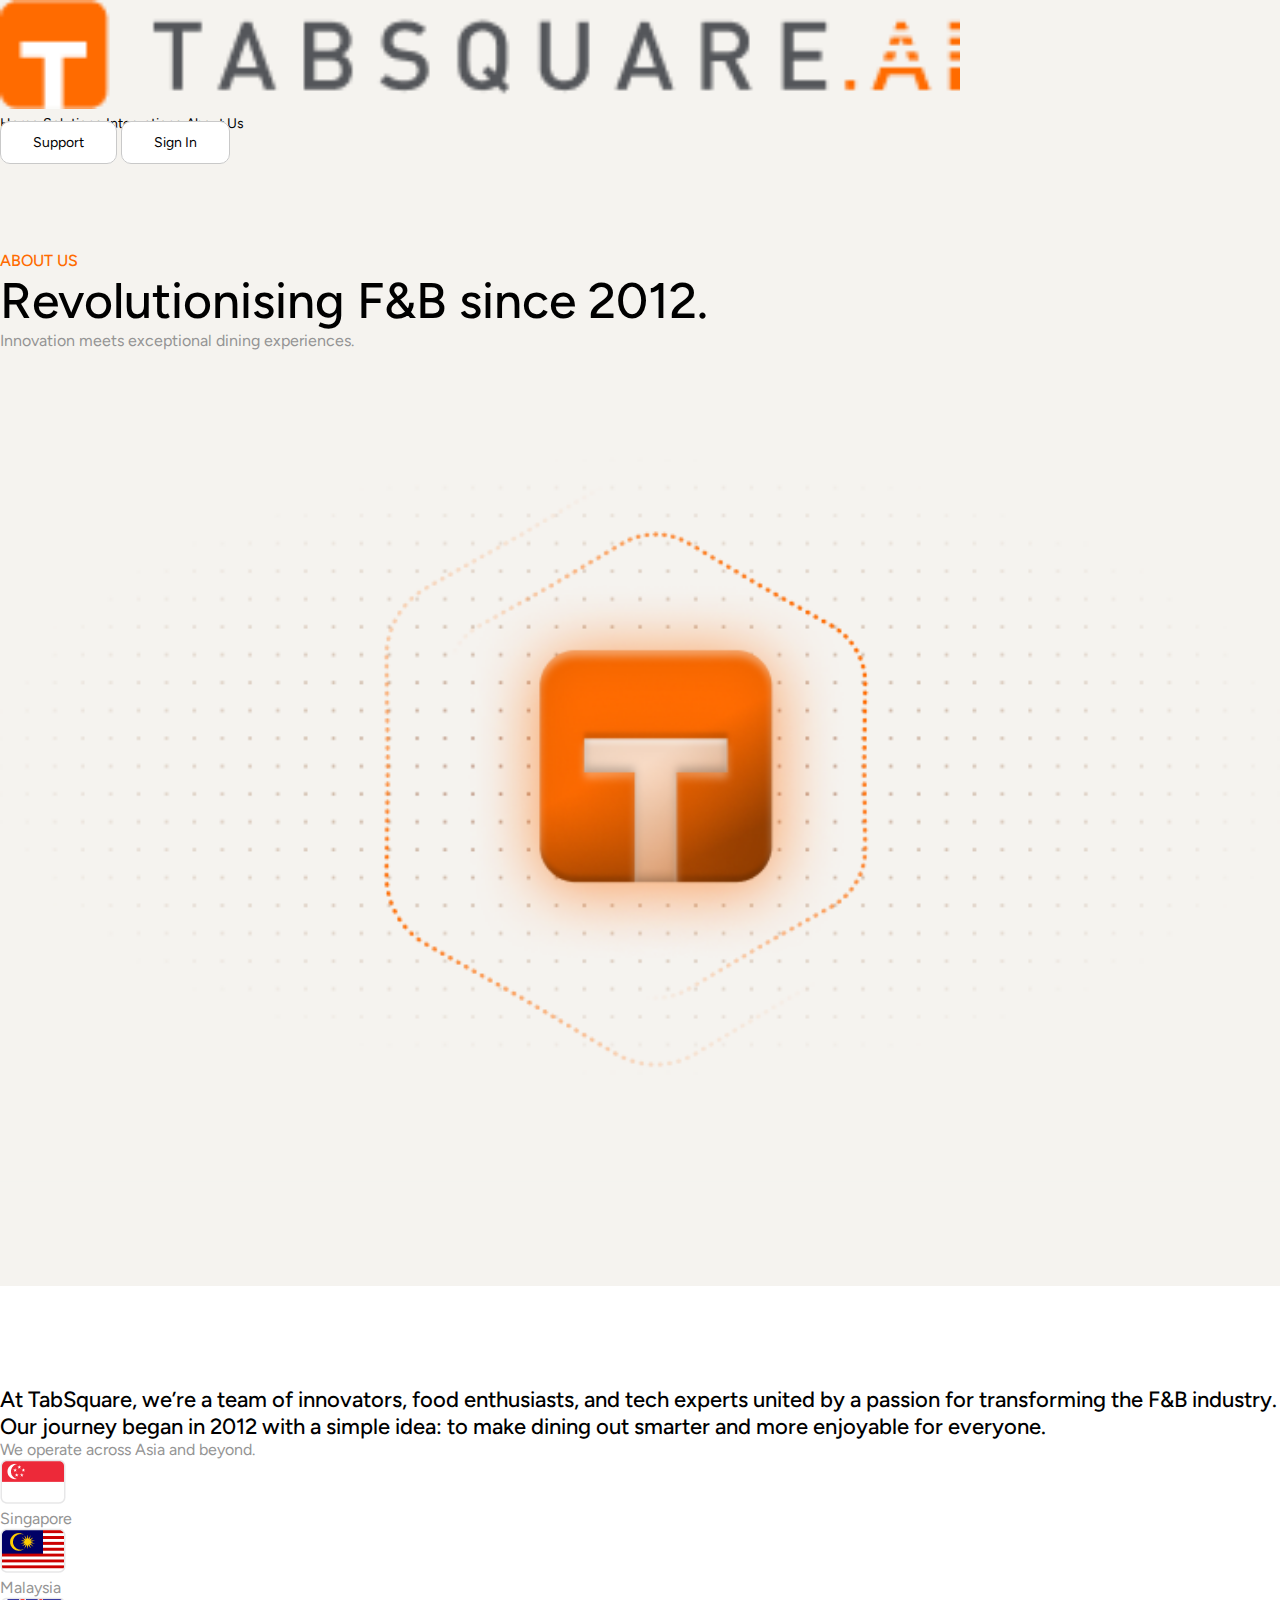
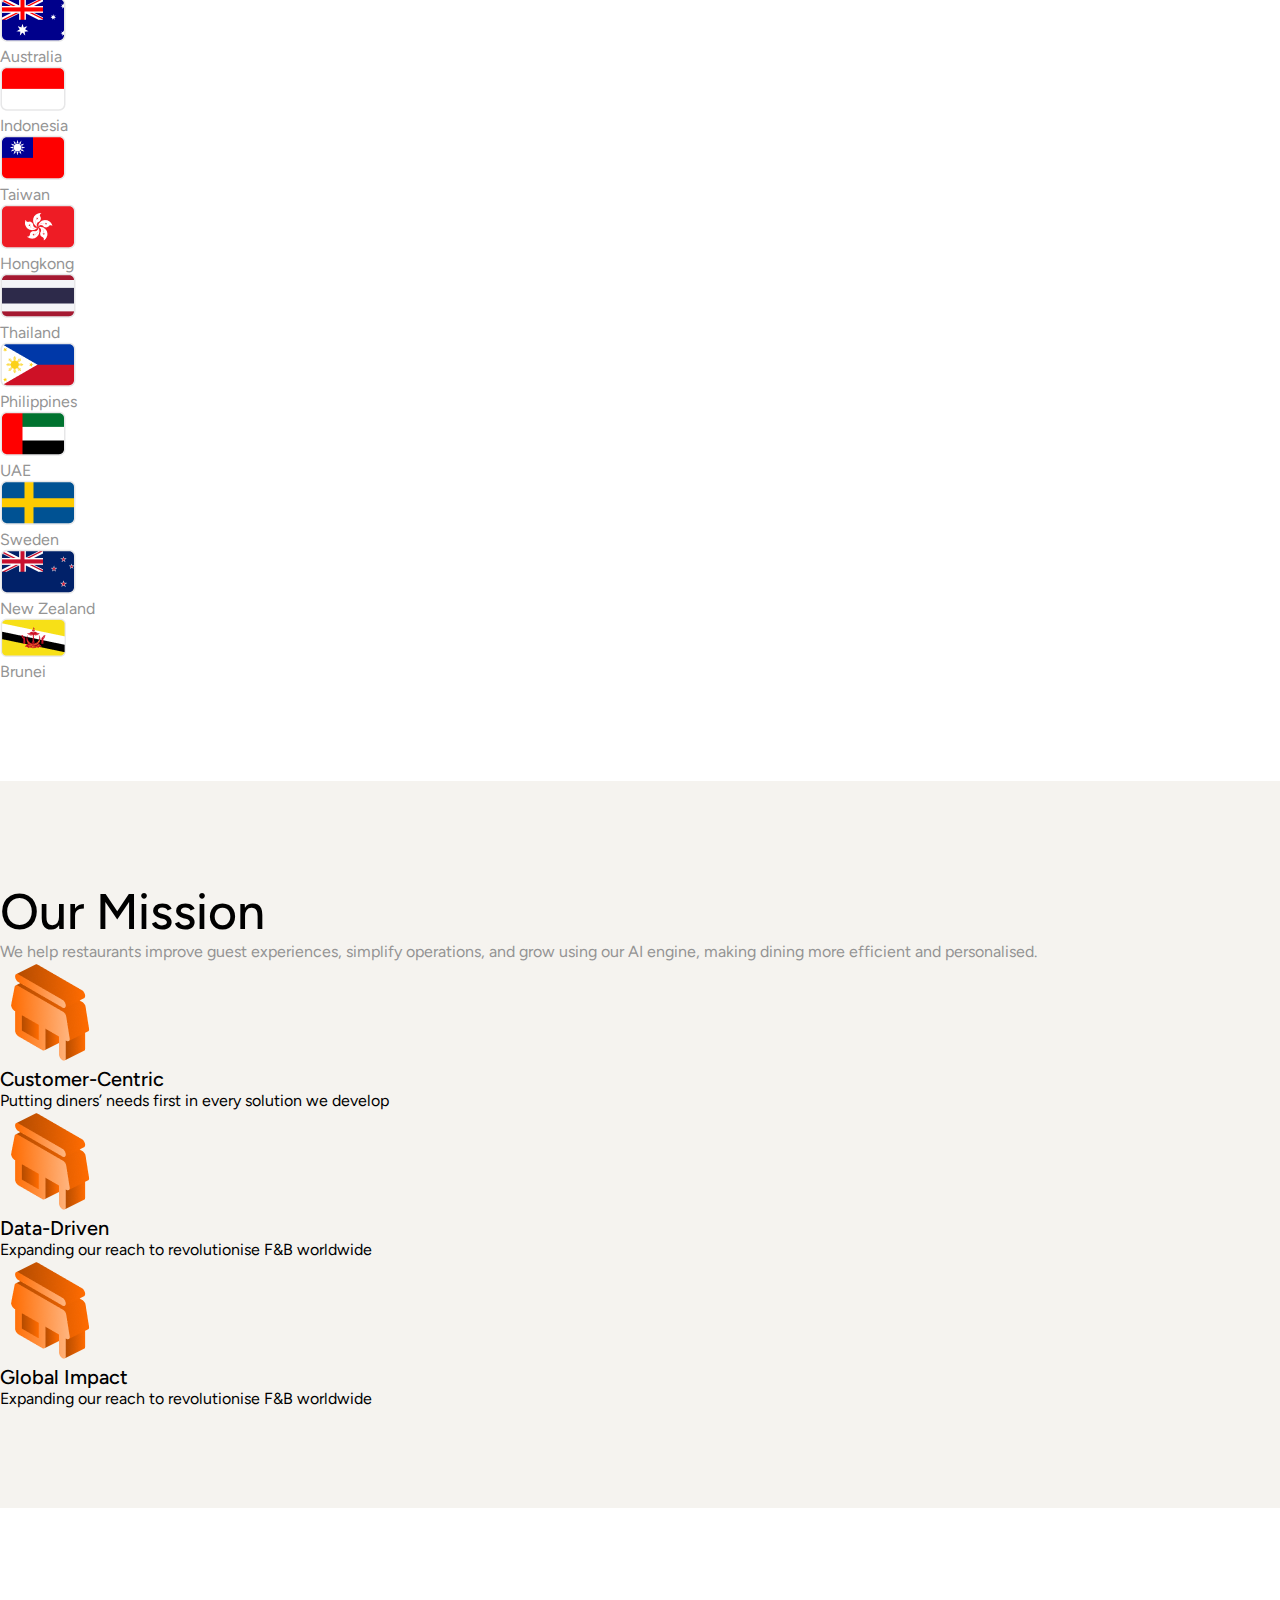
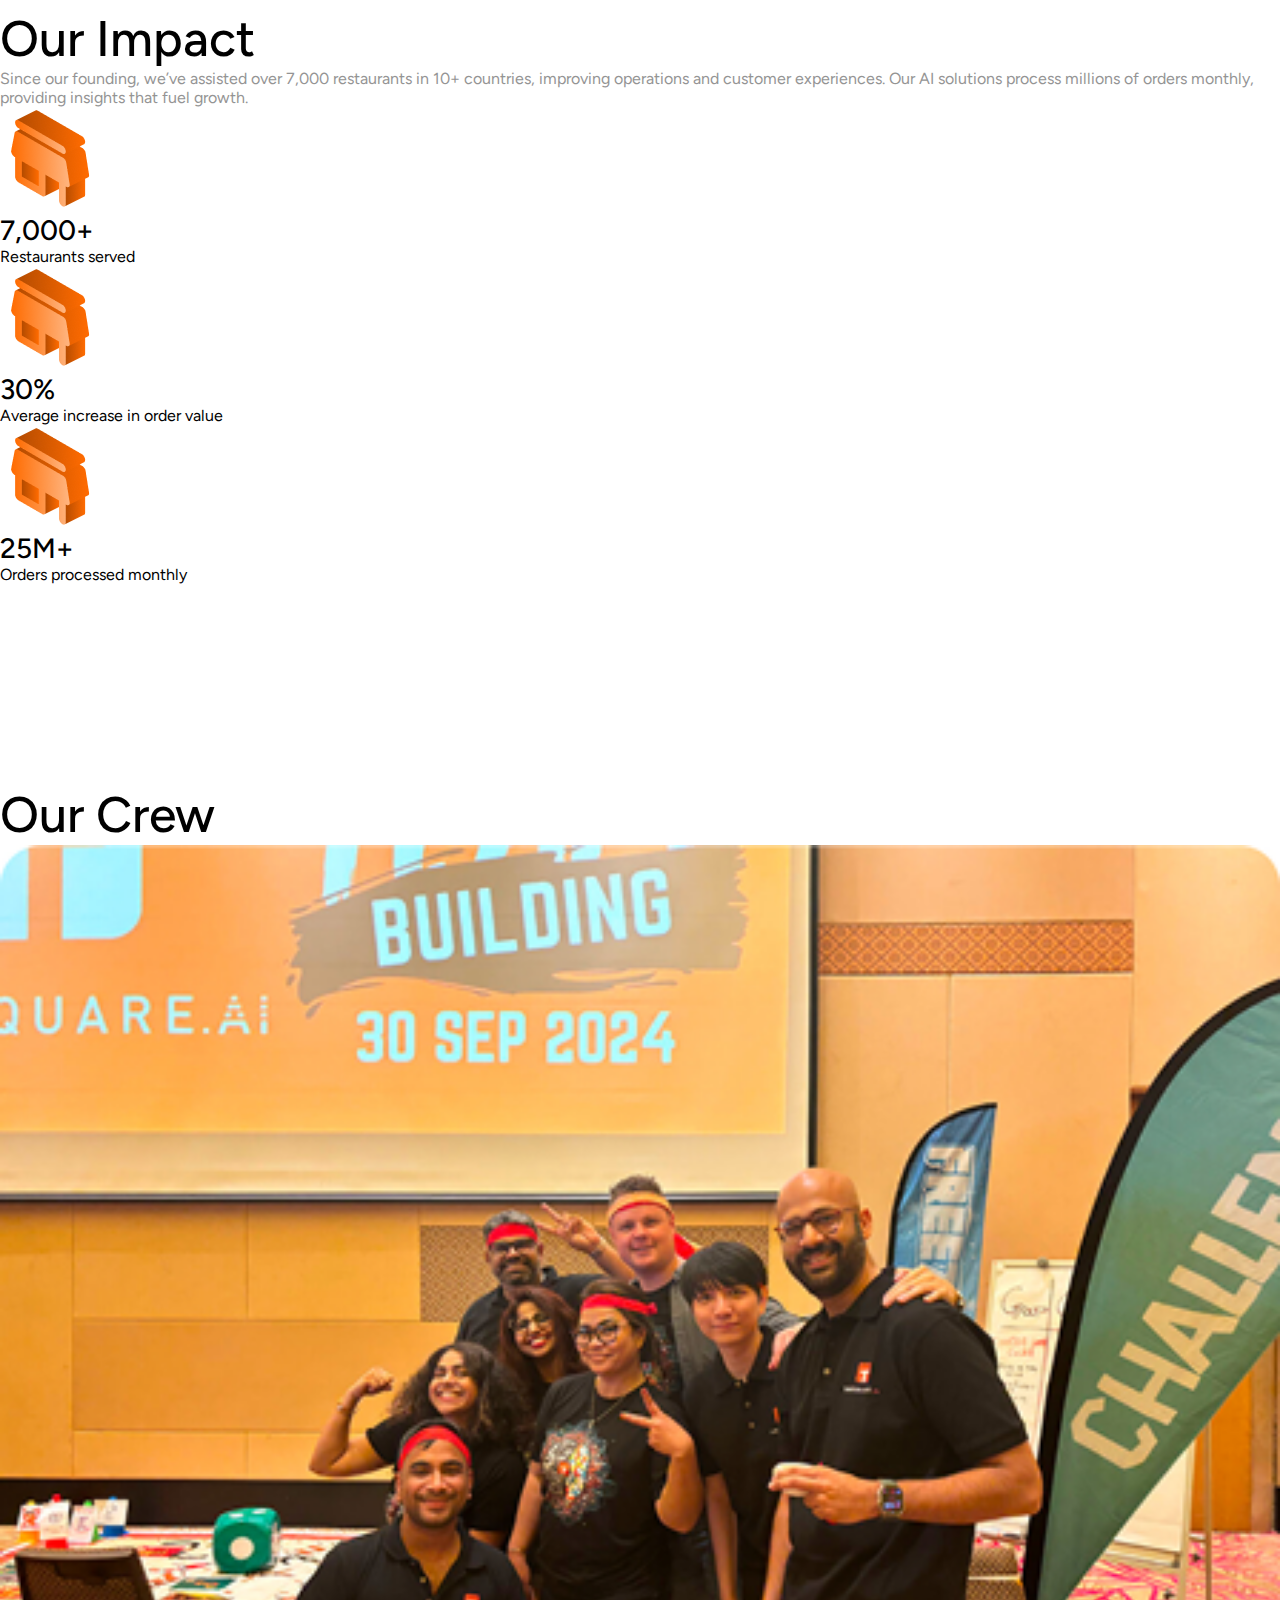
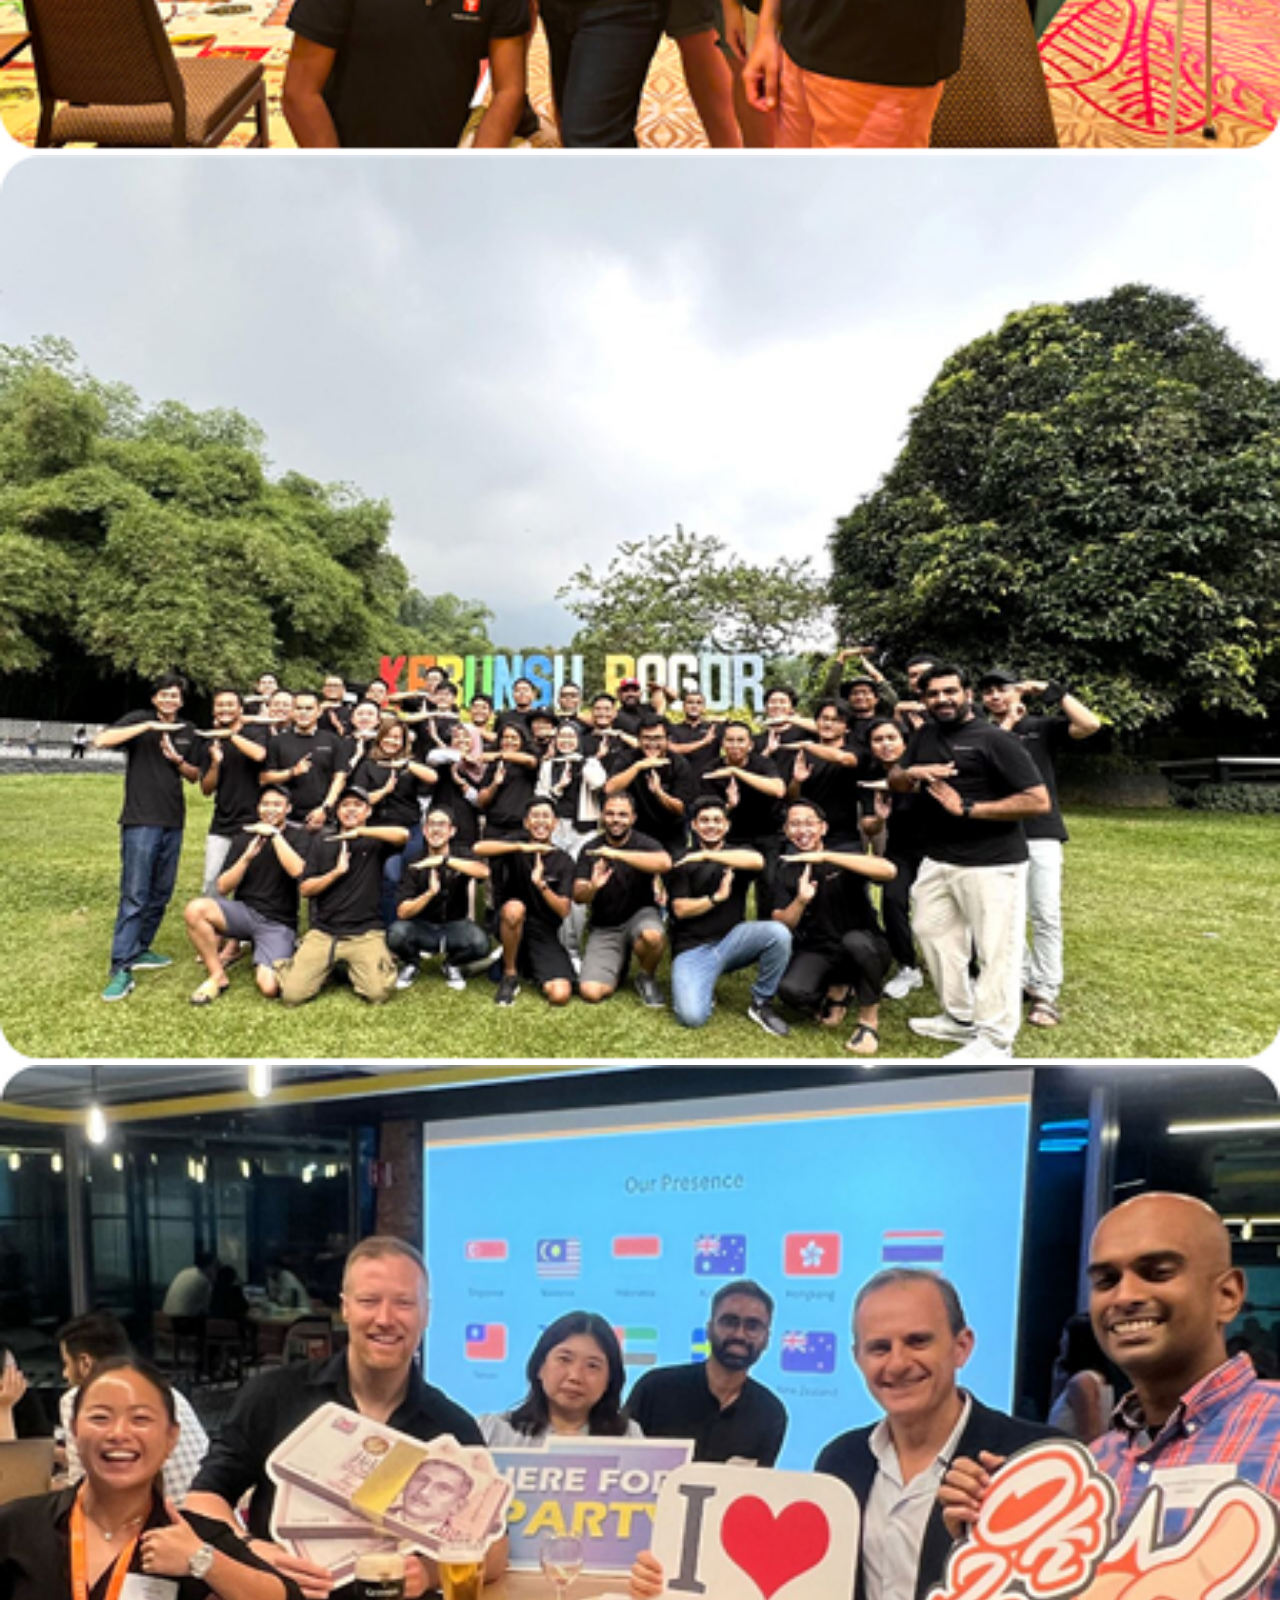
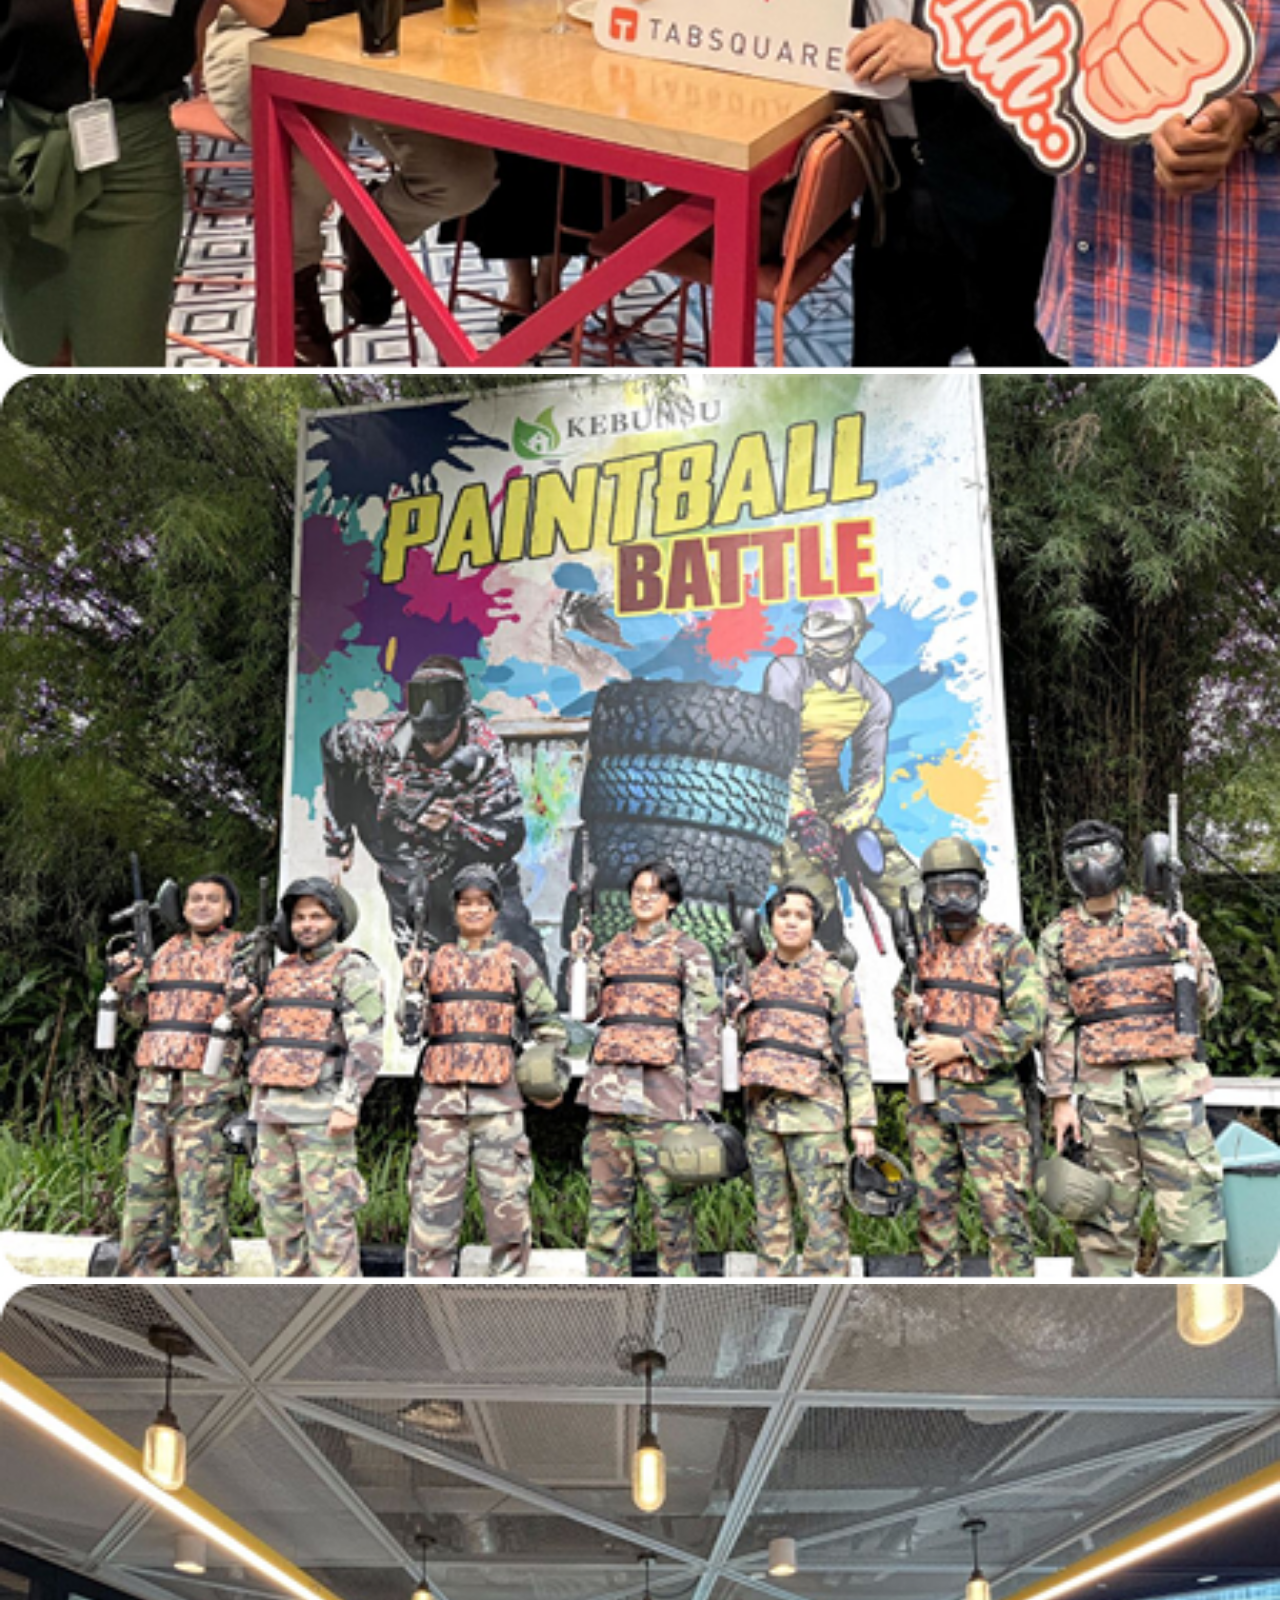
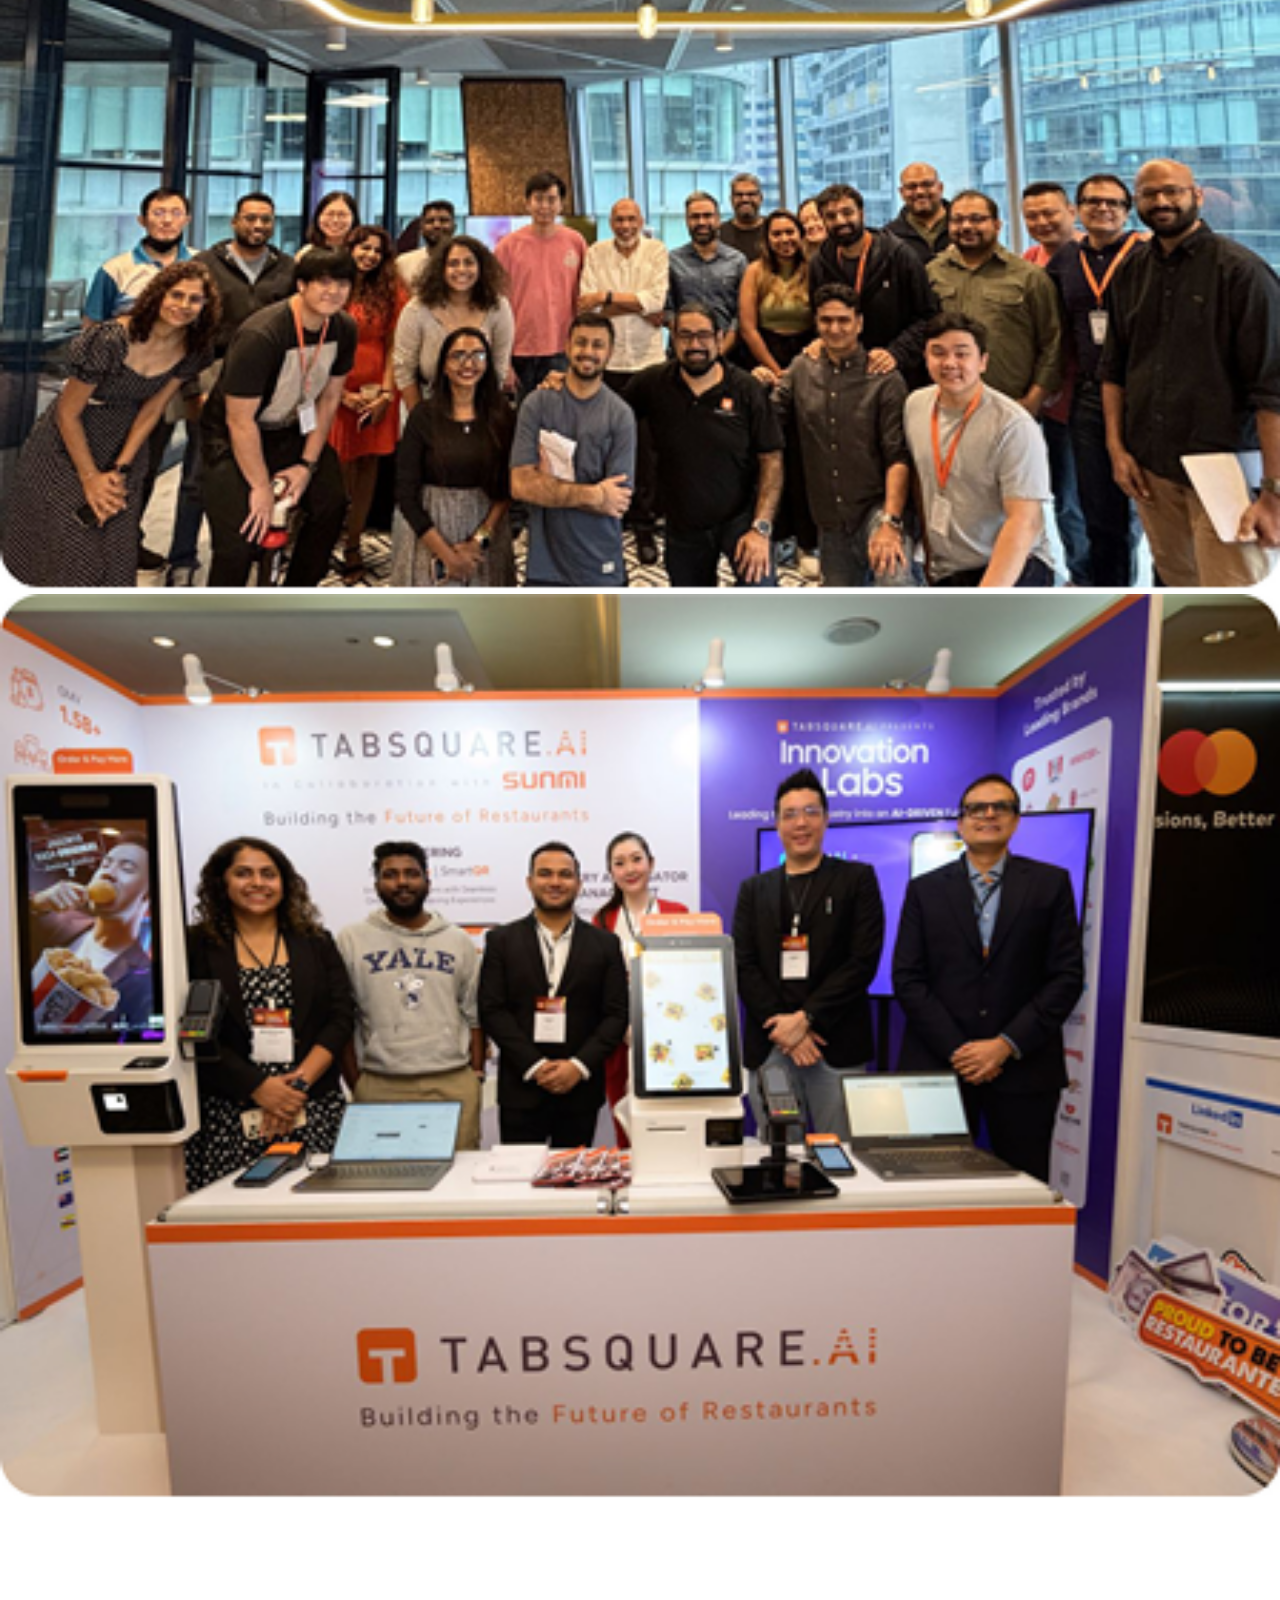
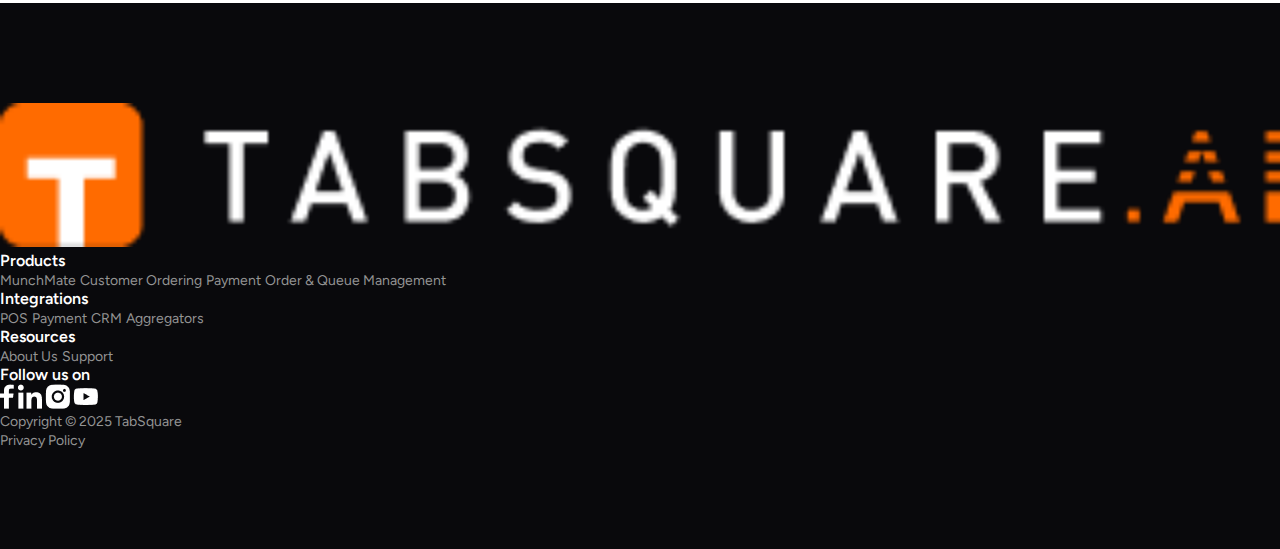
<file: about.html>
<!DOCTYPE html>
<html lang="en">

<head>
   <meta charset="UTF-8">
   <meta name="viewport" content="width=device-width, initial-scale=1.0">
   <title>TabSquare</title>

   <link rel="preconnect" href="https://fonts.googleapis.com">
   <link rel="preconnect" href="https://fonts.gstatic.com" crossorigin>
   <link href="https://fonts.googleapis.com/css2?family=Figtree:ital,wght@0,300..900;1,300..900&display=swap"
      rel="stylesheet">

   <link href="https://cdn.jsdelivr.net/npm/bootstrap@5.3.8/dist/css/bootstrap.min.css" rel="stylesheet"
      integrity="sha384-sRIl4kxILFvY47J16cr9ZwB07vP4J8+LH7qKQnuqkuIAvNWLzeN8tE5YBujZqJLB" crossorigin="anonymous">

   <link rel="stylesheet" href="./style.css">
</head>

<body>
   <!-- Header section -->

   <header class="header-section">
      <div class="container">
         <div class="header-wrapper p-3">
            <div class="row align-items-center gap-md-0 gap-3">
               <div class="col-md-5">
                  <div class="text-md-start text-center d-inline-block">
                     <img width="75%" src="./Img/Header/logo.png" alt="">
                  </div>
               </div>
               <div class="col-md-7">
                  <div class="d-flex align-items-center justify-content-md-end justify-content-center gap-4">
                     <nav class="d-flex gap-4">
                        <a href="./index.html">Home</a>
                        <a href="./solution.html">Solutions</a>
                        <a href="./integration.html">Integrations</a>
                        <a href="./about.html">About Us</a>
                     </nav>

                     <div class="d-none d-lg-flex gap-4">
                        <a href="./support.html" class="my-sec-btn">Support</a>
                        <a href="#" class="my-sec-btn">Sign In</a>
                     </div>
                  </div>
               </div>
            </div>
         </div>
      </div>
   </header>


   <!-- About section -->

   <section class="about-section">
      <div class="container">
         <div class="about-wrapper">
            <div class="row align-items-center">
               <div class="col-lg-6">
                  <div class="text-lg-start text-center">
                     <h5>
                        ABOUT US
                     </h5>

                     <h2>
                        <span class="d-md-flex">Revolutionising </span>
                        <span class="d-md-flex">F&B since 2012.</span>
                     </h2>

                     <p>
                        Innovation meets exceptional dining experiences.
                     </p>
                  </div>
               </div>
               <div class="col-lg-6">
                  <div>
                     <img width="100%" src="./Img/About/1.png" alt="">
                  </div>
               </div>
            </div>
         </div>
      </div>
   </section>


   <!-- Flag section -->


   <section class="flag-section">
      <div class="container">
         <div class="mb-5 text-center">
            <h4 class="mb-5">
               <span class="d-lg-block">
                  At TabSquare, we’re a team of innovators, food enthusiasts, and tech experts united by a passion for
                  transforming the
               </span>
               <span class="d-lg-block">
                  F&B industry. Our journey began in 2012 with a simple idea: to make dining out smarter and more
                  enjoyable for everyone.
               </span>
            </h4>

            <p>
               We operate across Asia and beyond.
            </p>
         </div>

         <div class="flag-wrapper">
            <div class="row">
               <div class="col-lg-2 col-md-4 col-6">
                  <div class="text-center mb-5">
                     <img src="./Img/Flag/1.png" alt="">
                     <p>Singapore</p>
                  </div>
               </div>
               <div class="col-lg-2 col-md-4 col-6">
                  <div class="text-center ">
                     <img src="./Img/Flag/2.png" alt="">
                     <p>Malaysia</p>
                  </div>
               </div>
               <div class="col-lg-2 col-md-4 col-6">
                  <div class="text-center ">
                     <img src="./Img/Flag/3.png" alt="">
                     <p>Australia</p>
                  </div>
               </div>
               <div class="col-lg-2 col-md-4 col-6">
                  <div class="text-center mb-5">
                     <img src="./Img/Flag/4.png" alt="">
                     <p>Indonesia</p>
                  </div>
               </div>
               <div class="col-lg-2 col-md-4 col-6">
                  <div class="text-center ">
                     <img src="./Img/Flag/5.png" alt="">
                     <p>Taiwan</p>
                  </div>
               </div>
               <div class="col-lg-2 col-md-4 col-6">
                  <div class="text-center mb-5">
                     <img src="./Img/Flag/6.png" alt="">
                     <p>Hongkong</p>
                  </div>
               </div>
               <div class="col-lg-2 col-md-4 col-6">
                  <div class="text-center ">
                     <img src="./Img/Flag/7.png" alt="">
                     <p>Thailand</p>
                  </div>
               </div>
               <div class="col-lg-2 col-md-4 col-6">
                  <div class="text-center mb-5">
                     <img src="./Img/Flag/8.png" alt="">
                     <p>Philippines</p>
                  </div>
               </div>
               <div class="col-lg-2 col-md-4 col-6">
                  <div class="text-center ">
                     <img src="./Img/Flag/9.png" alt="">
                     <p>UAE</p>
                  </div>
               </div>
               <div class="col-lg-2 col-md-4 col-6">
                  <div class="text-center mb-md-0 mb-5">
                     <img src="./Img/Flag/10.png" alt="">
                     <p>Sweden</p>
                  </div>
               </div>
               <div class="col-lg-2 col-md-4 col-6">
                  <div class="text-center ">
                     <img src="./Img/Flag/11.png" alt="">
                     <p>New Zealand</p>
                  </div>
               </div>
               <div class="col-lg-2 col-md-4 col-6">
                  <div class="text-center ">
                     <img src="./Img/Flag/12.png" alt="">
                     <p>Brunei</p>
                  </div>
               </div>
            </div>
         </div>
      </div>
   </section>


   <!-- Mission section -->

   <section class="mission-section">
      <div class="container">
         <div class="mb-5 text-md-start text-center">
            <h2 class="mb-3">Our Mission</h2>
            <p>We help restaurants improve guest experiences, simplify operations, and grow using our AI engine, making
               dining more efficient and personalised.</p>
         </div>

         <div class="mission-wrapper text-md-start text-center">
            <div class="row">
               <div class="col-md-4">
                  <div class="mb-md-0 mb-5">
                     <img src="./Img/Mission/1.png" alt="">
                     <h5 class="my-4">Customer-Centric</h5>
                     <p>Putting diners’ needs first in every solution we develop</p>
                  </div>
               </div>
               <div class="col-md-4">
                  <div class="mb-md-0 mb-5">
                     <img src="./Img/Mission/1.png" alt="">
                     <h5 class="my-4">Data-Driven</h5>
                     <p>Expanding our reach to revolutionise F&B worldwide</p>
                  </div>
               </div>
               <div class="col-md-4">
                  <div>
                     <img src="./Img/Mission/1.png" alt="">
                     <h5 class="my-4">Global Impact</h5>
                     <p>Expanding our reach to revolutionise F&B worldwide</p>
                  </div>
               </div>
            </div>
         </div>
      </div>
   </section>

   <!-- ourimpact section -->

   <section class="ourimpact-section">
      <div class="container">
         <div class="mb-5 text-md-start text-center">
            <h2 class="mb-3">Our Impact</h2>
            <p>
               Since our founding, we’ve assisted over 7,000 restaurants in 10+ countries, improving operations and
               customer experiences. Our AI solutions process millions of orders monthly, providing insights that fuel
               growth.
            </p>
         </div>

         <div class="ourimpact-wrapper text-md-start text-center">
            <div class="row">
               <div class="col-md-4">
                  <div class="mb-md-0 mb-5">
                     <img src="./Img/Mission/1.png" alt="">
                     <h3 class="my-4">7,000+</h3>
                     <p>Restaurants served</p>
                  </div>
               </div>
               <div class="col-md-4">
                  <div class="mb-md-0 mb-5">
                     <img src="./Img/Mission/1.png" alt="">
                     <h3 class="my-4">30%</h3>
                     <p>Average increase in order value</p>
                  </div>
               </div>
               <div class="col-md-4">
                  <div>
                     <img src="./Img/Mission/1.png" alt="">
                     <h3 class="my-4">25M+</h3>
                     <p>Orders processed monthly</p>
                  </div>
               </div>
            </div>
         </div>
      </div>
   </section>

   <!-- Crew section -->

   <section class="crew-section">
      <div class="container">
         <div class="mb-5">
            <h2>Our Crew</h2>
         </div>

         <div class="crew-wrapper">
            <div class="row g-4">
               <div class="col-lg-4 col-md-6">
                  <img width="100%" src="./Img/Crew/1.png" alt="">
               </div>
               <div class="col-lg-4 col-md-6">
                  <img width="100%" src="./Img/Crew/2.png" alt="">
               </div>
               <div class="col-lg-4 col-md-6">
                  <img width="100%" src="./Img/Crew/3.png" alt="">
               </div>
               <div class="col-lg-4 col-md-6">
                  <img width="100%" src="./Img/Crew/4.png" alt="">
               </div>
               <div class="col-lg-4 col-md-6">
                  <img width="100%" src="./Img/Crew/5.png" alt="">
               </div>
               <div class="col-lg-4 col-md-6">
                  <img width="100%" src="./Img/Crew/6.png" alt="">
               </div>
            </div>
         </div>
      </div>
   </section>



   <!-- Footer section -->

   <footer class="footer-section">
      <div class="container">
         <div class="footer-wrapper">
            <div class="mb-5 d-inline-block">
               <img width="100%" src="./Img/footer/logo.png" alt="">
            </div>

            <div class="row align-items-start mb-5">
               <div class="col-sm-6 col-md-4 col-lg-3">
                  <div class="d-flex flex-column mb-lg-0 mb-4">
                     <h5 class="mb-4">Products</h5>
                     <nav class="d-flex flex-sm-column flex-row flex-wrap gap-md-0 gap-3">
                        <a href="./solution.html">MunchMate</a>
                        <a href="./customer.html">Customer Ordering</a>
                        <a href="./payment.html">Payment</a>
                        <a href="./order.html">Order & Queue Management</a>
                     </nav>
                  </div>
               </div>
               <div class="col-sm-6 col-md-4 col-lg-3">
                  <div class="d-flex flex-column mb-md-0 mb-4">
                     <h5 class="mb-4">Integrations</h5>
                     <nav class="d-flex flex-sm-column flex-row flex-wrap gap-md-0 gap-3">
                        <a href="">POS</a>
                        <a href="">Payment</a>
                        <a href="">CRM</a>
                        <a href="">Aggregators</a>
                     </nav>
                  </div>
               </div>
               <div class="col-sm-6 col-md-4 col-lg-3">
                  <div class="d-flex flex-column mb-md-0 mb-4 gap-md-0 gap-3">
                     <h5 class="mb-4">Resources</h5>
                     <nav class="d-flex flex-sm-column flex-row flex-wrap">
                        <a href="./about.html">About Us</a>
                        <a href="./support.html">Support</a>
                     </nav>
                  </div>
               </div>
               <div class="col-sm-6 col-md-12 col-lg-3">
                  <div>
                     <h5 class="mb-4">Follow us on</h5>
                     <div class="d-flex align-items-center gap-3">
                        <a href="">
                           <img src="./Img/footer/fb.png" alt="">
                        </a>
                        <a href="">
                           <img src="./Img/footer/lin.png" alt="">
                        </a>
                        <a href="">
                           <img src="./Img/footer/in.png" alt="">
                        </a>
                        <a href="">
                           <img src="./Img/footer/yt.png" alt="">
                        </a>
                     </div>
                  </div>
               </div>
            </div>

            <div class="d-flex justify-content-between align-items-center">
               <p class="m-0">
                  Copyright © 2025 TabSquare
               </p>

               <a href="#">
                  Privacy Policy
               </a>
            </div>
         </div>
      </div>
   </footer>


</body>

</html>
</file>
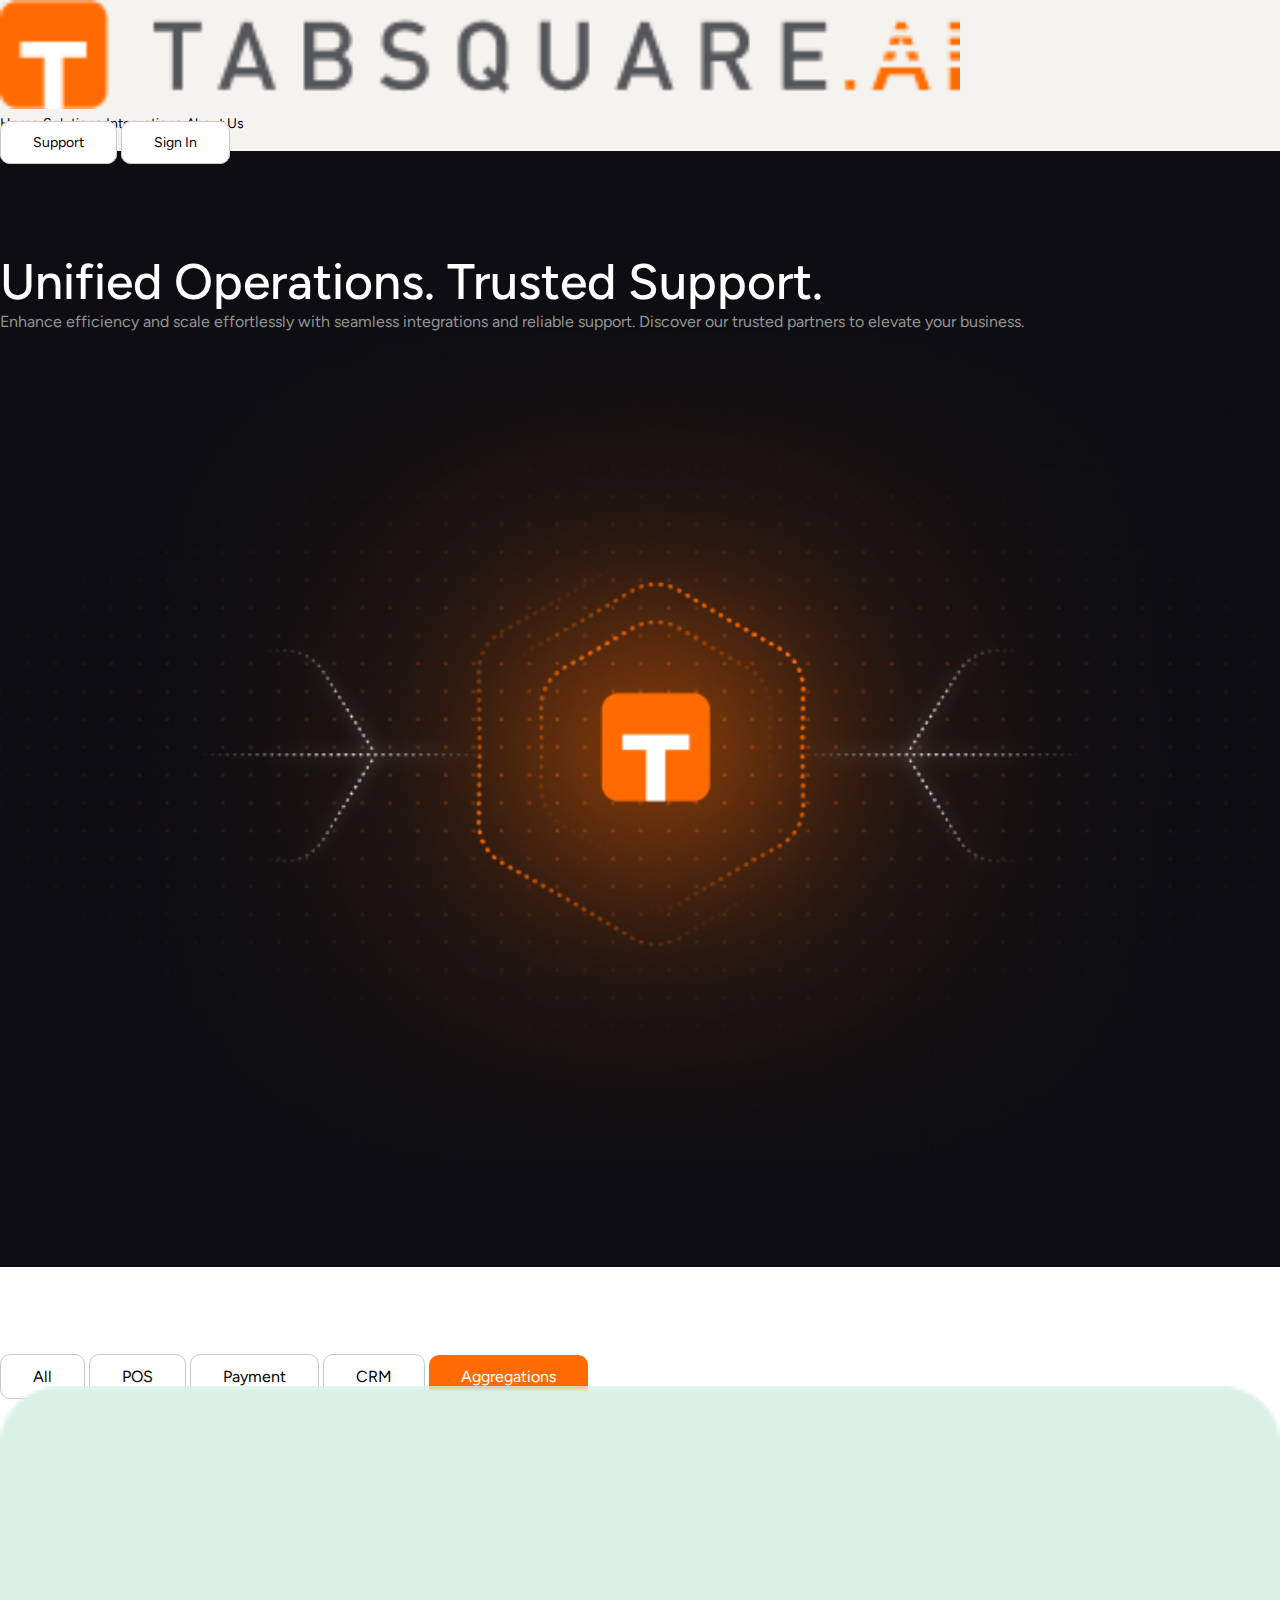
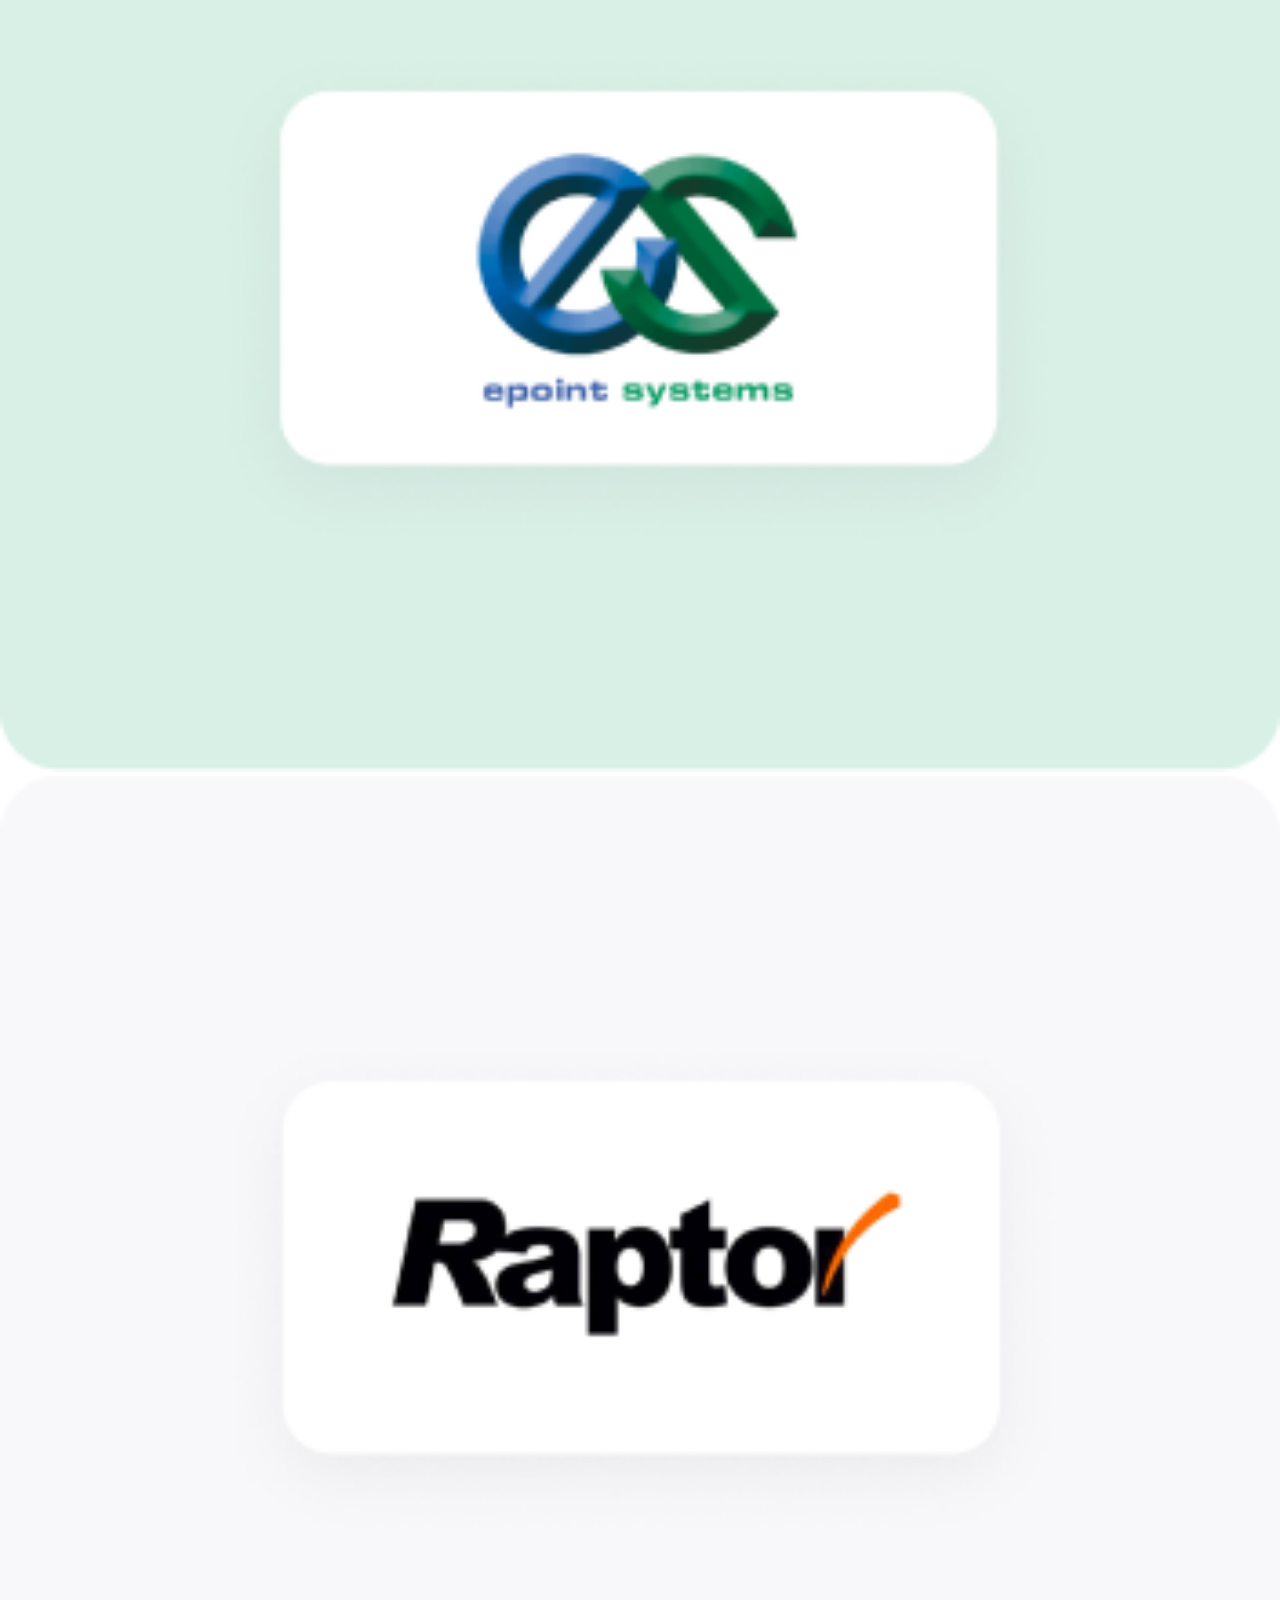
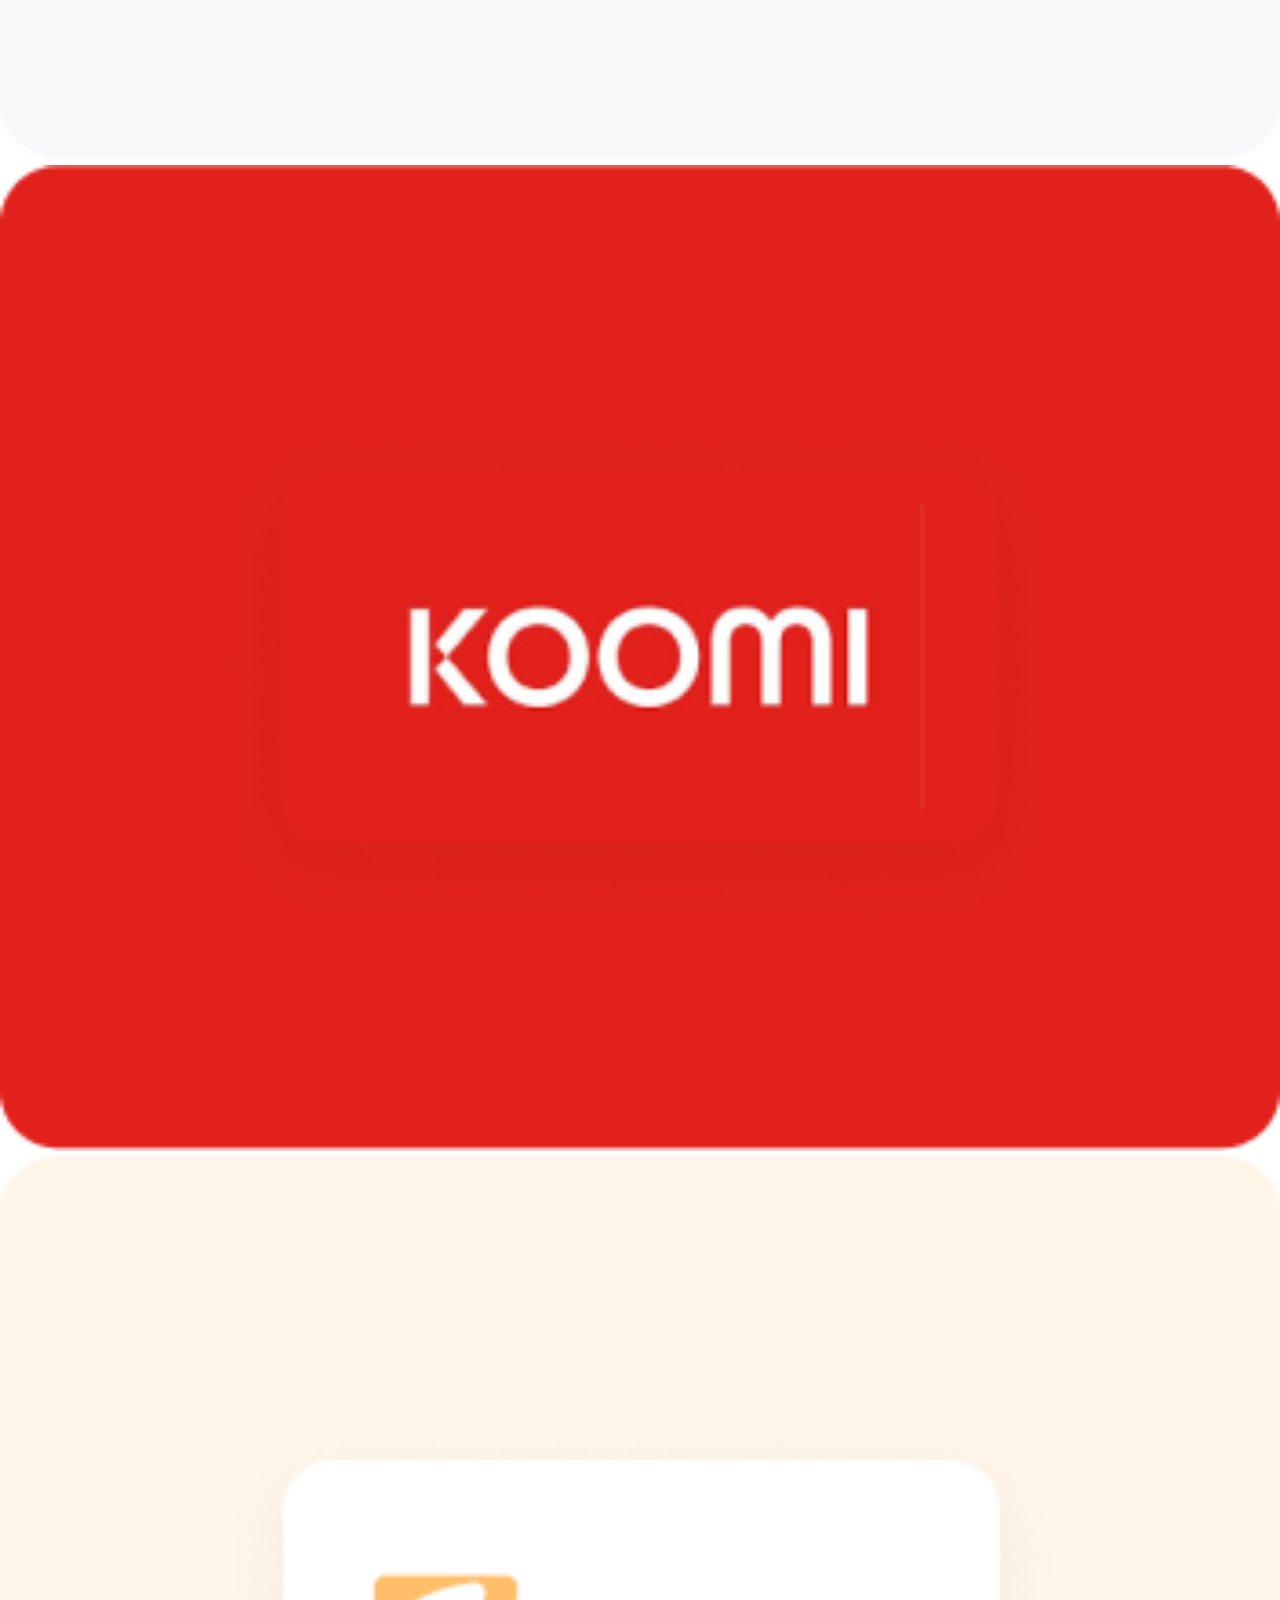
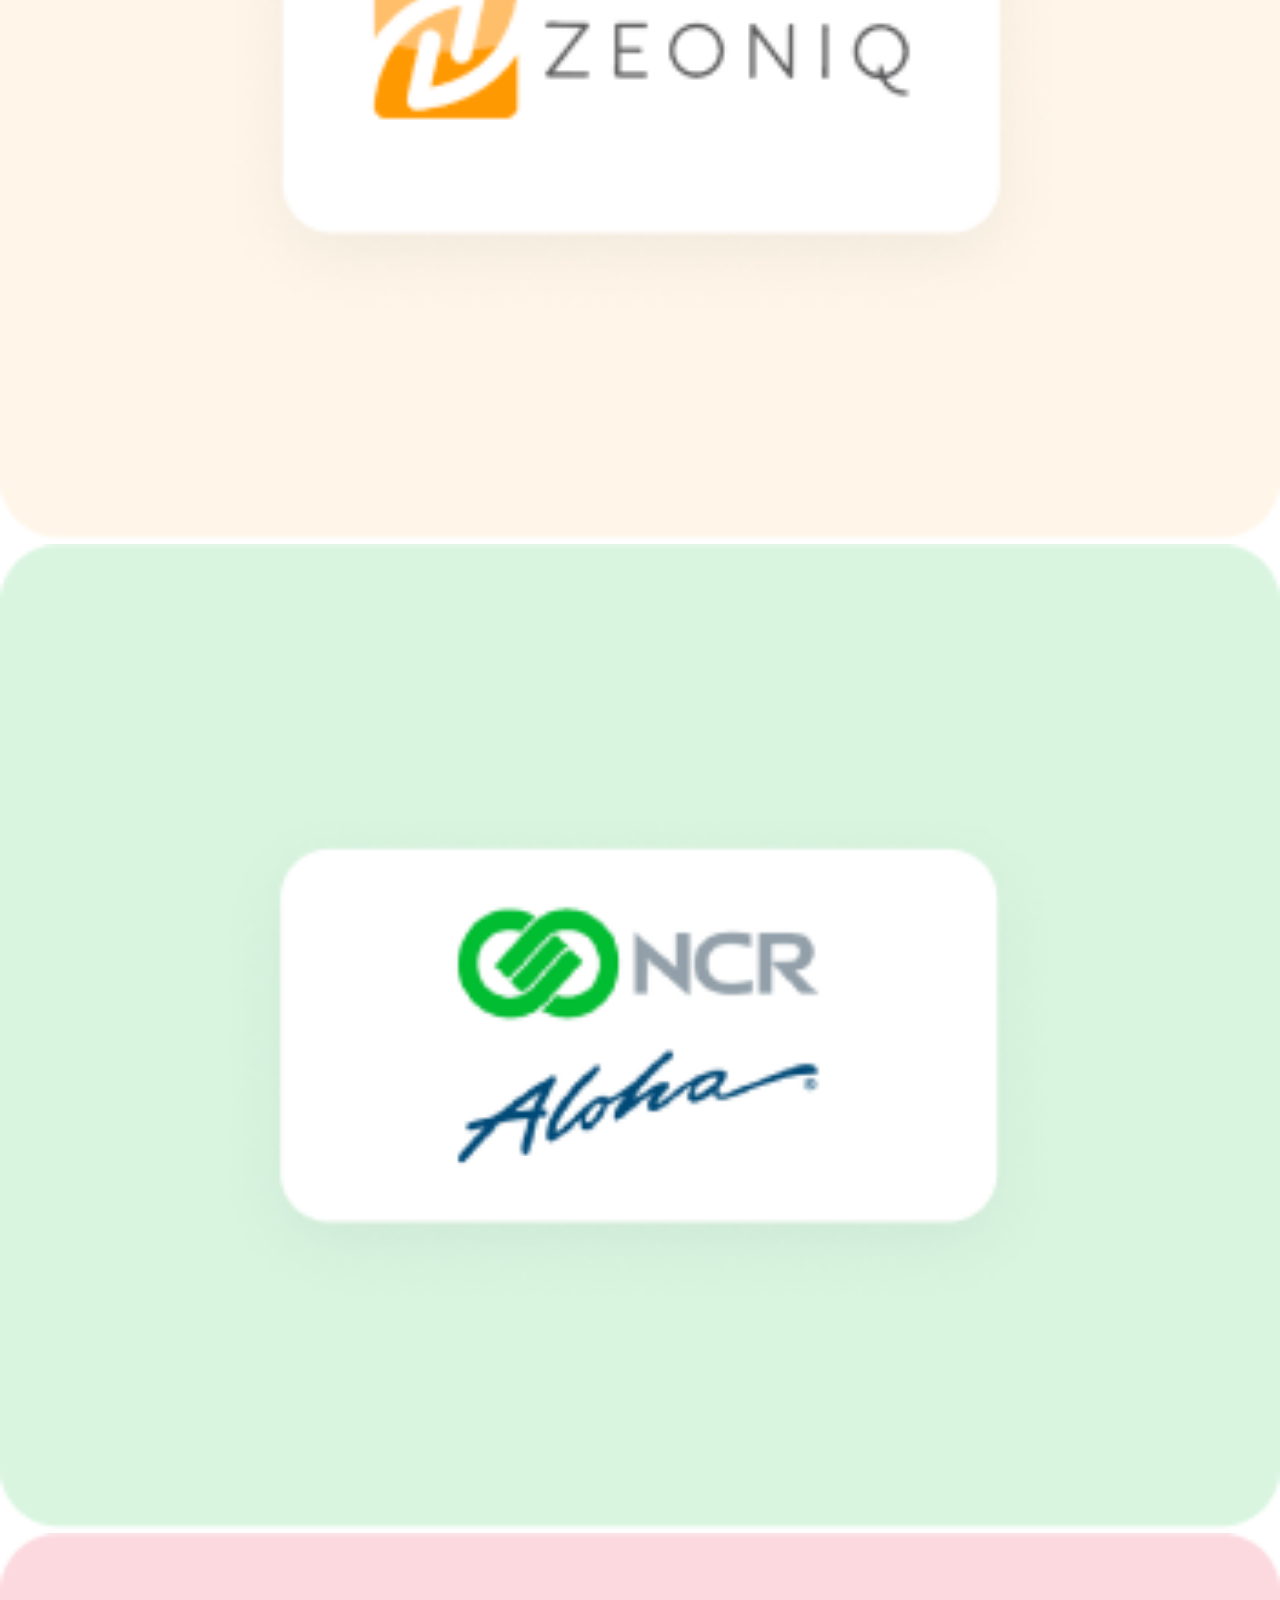
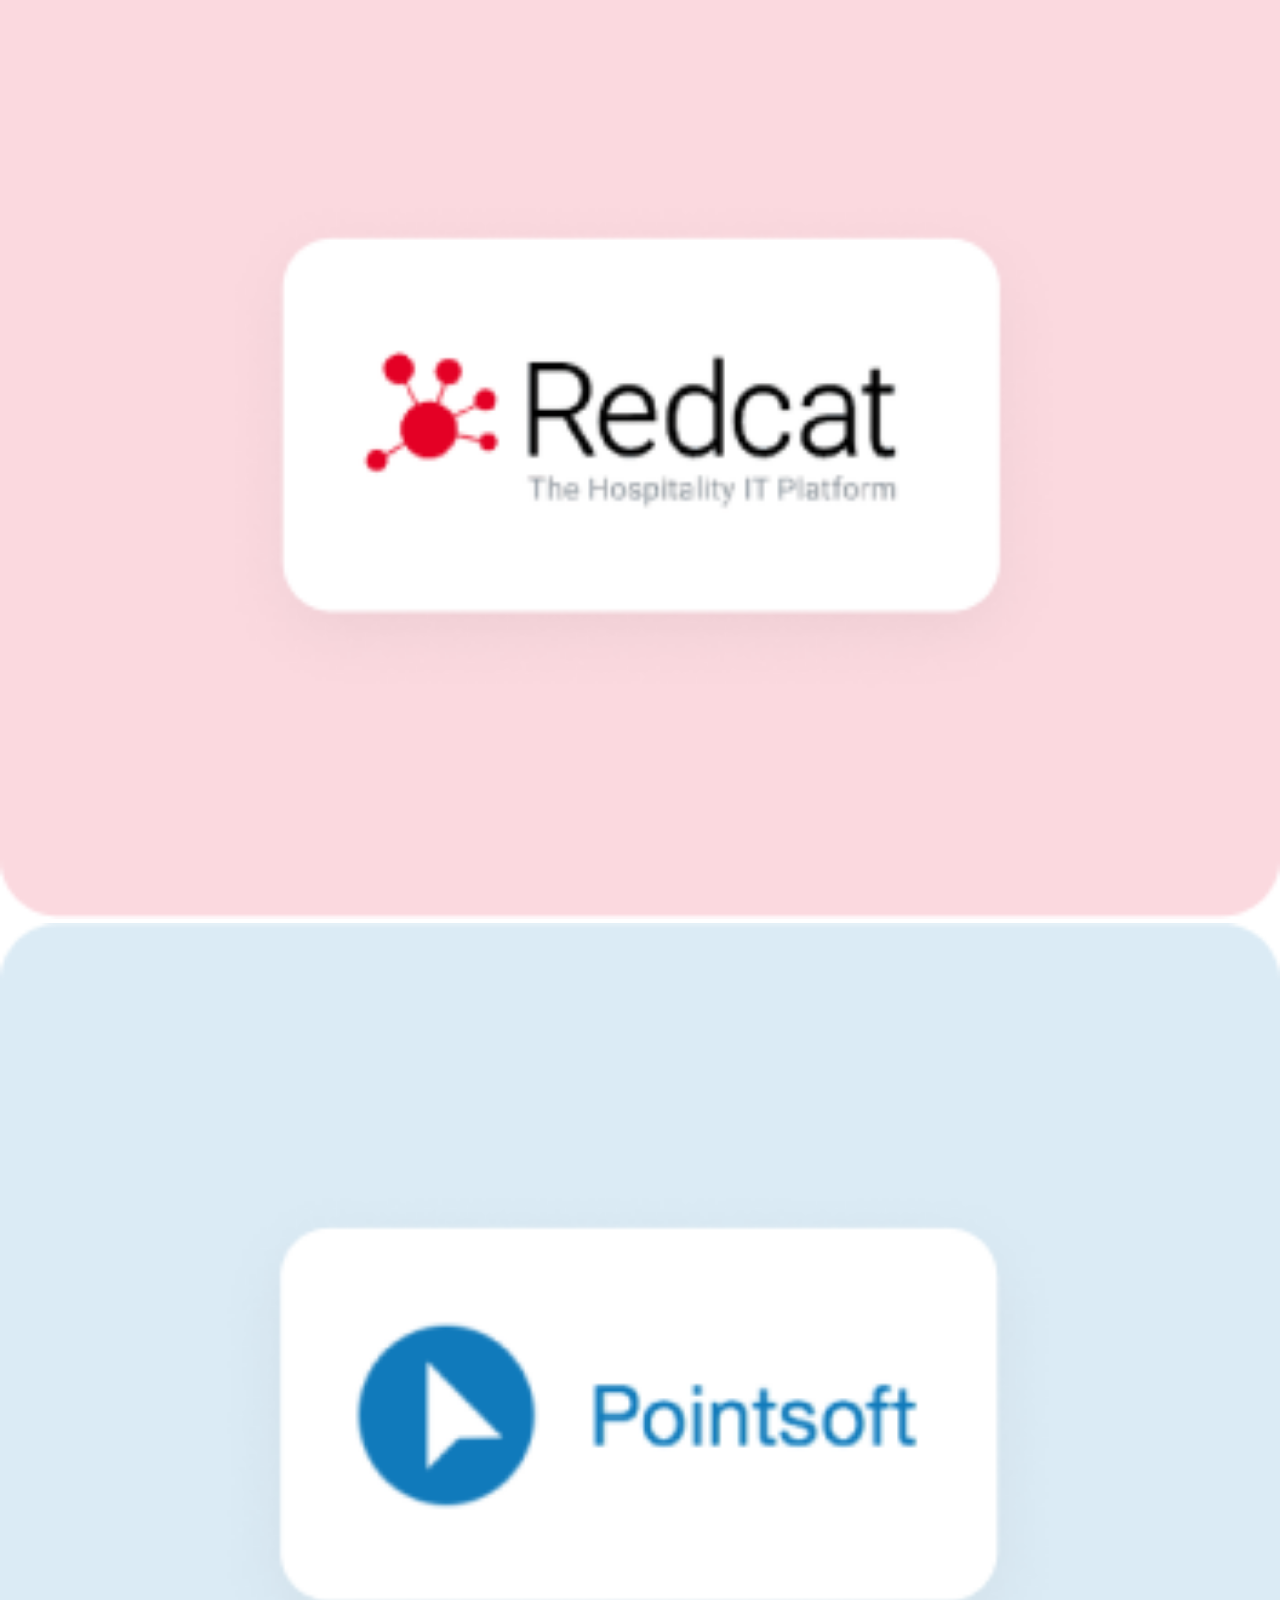
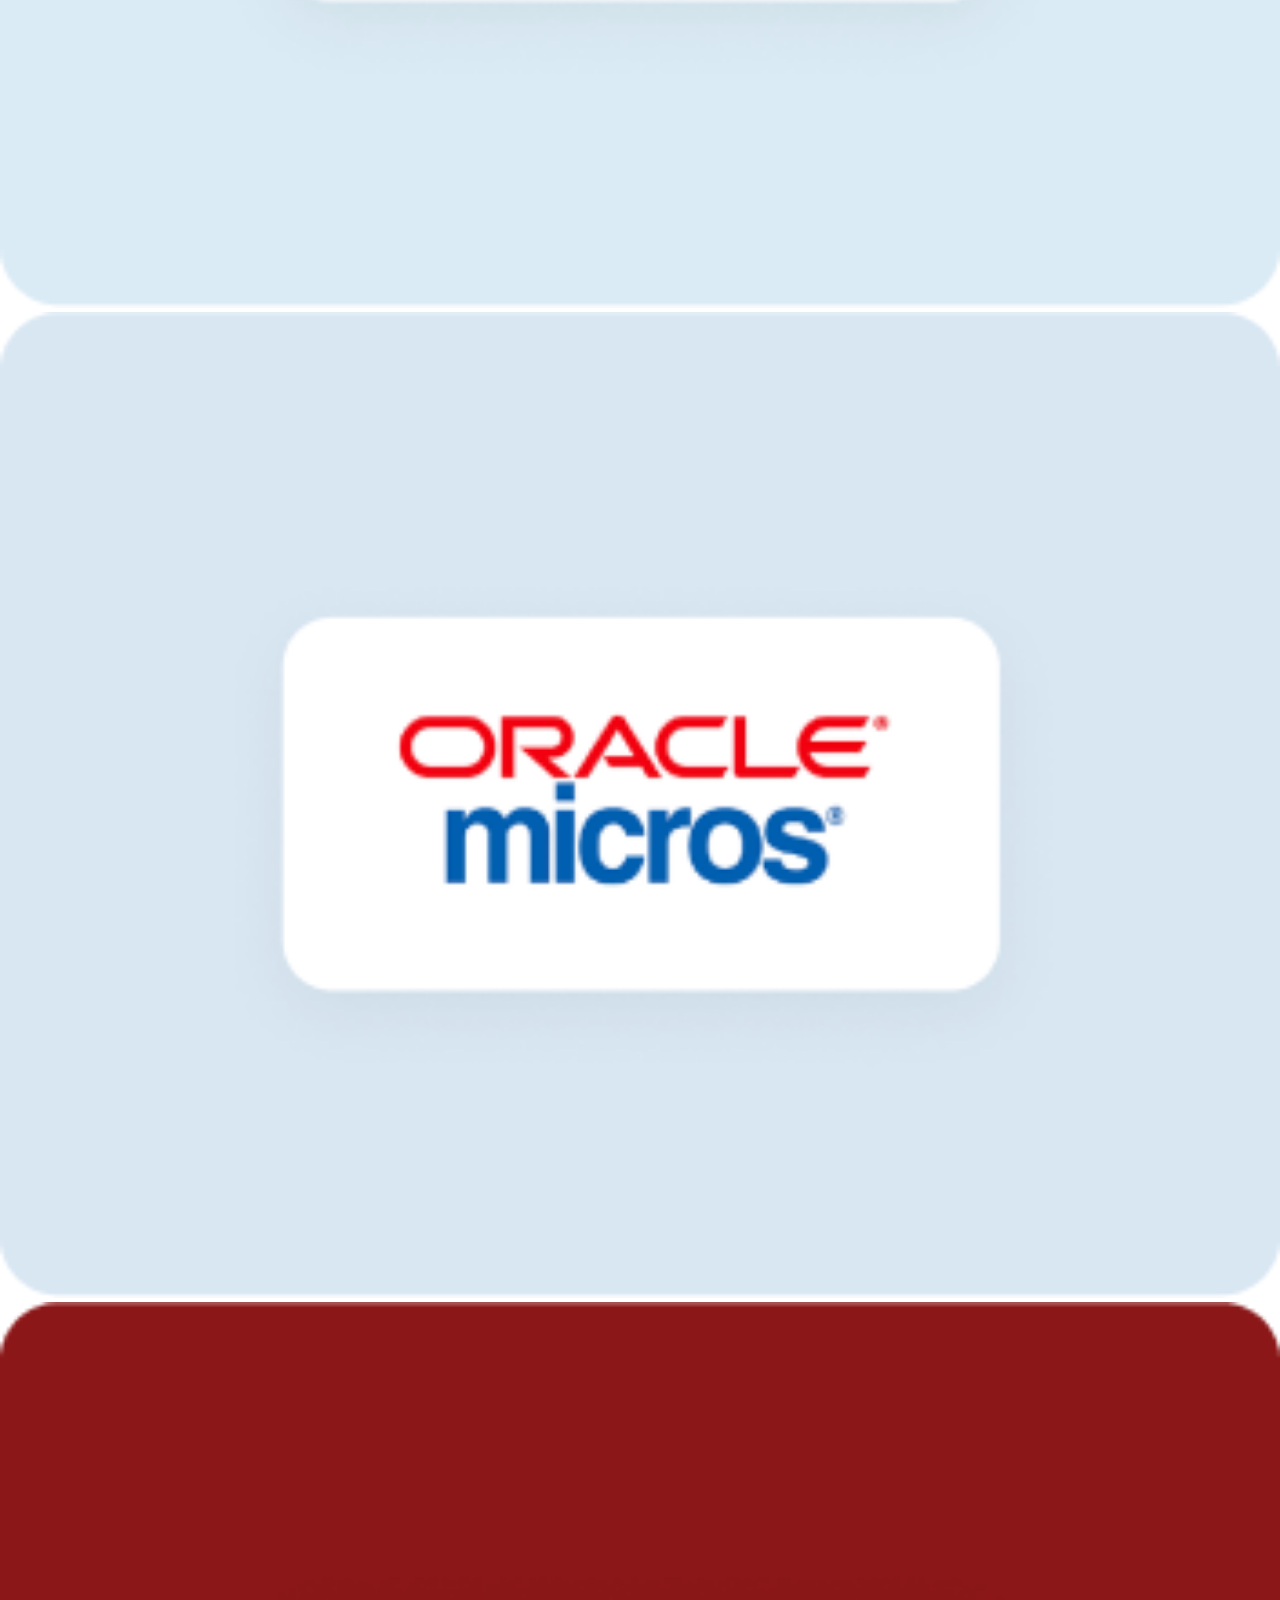
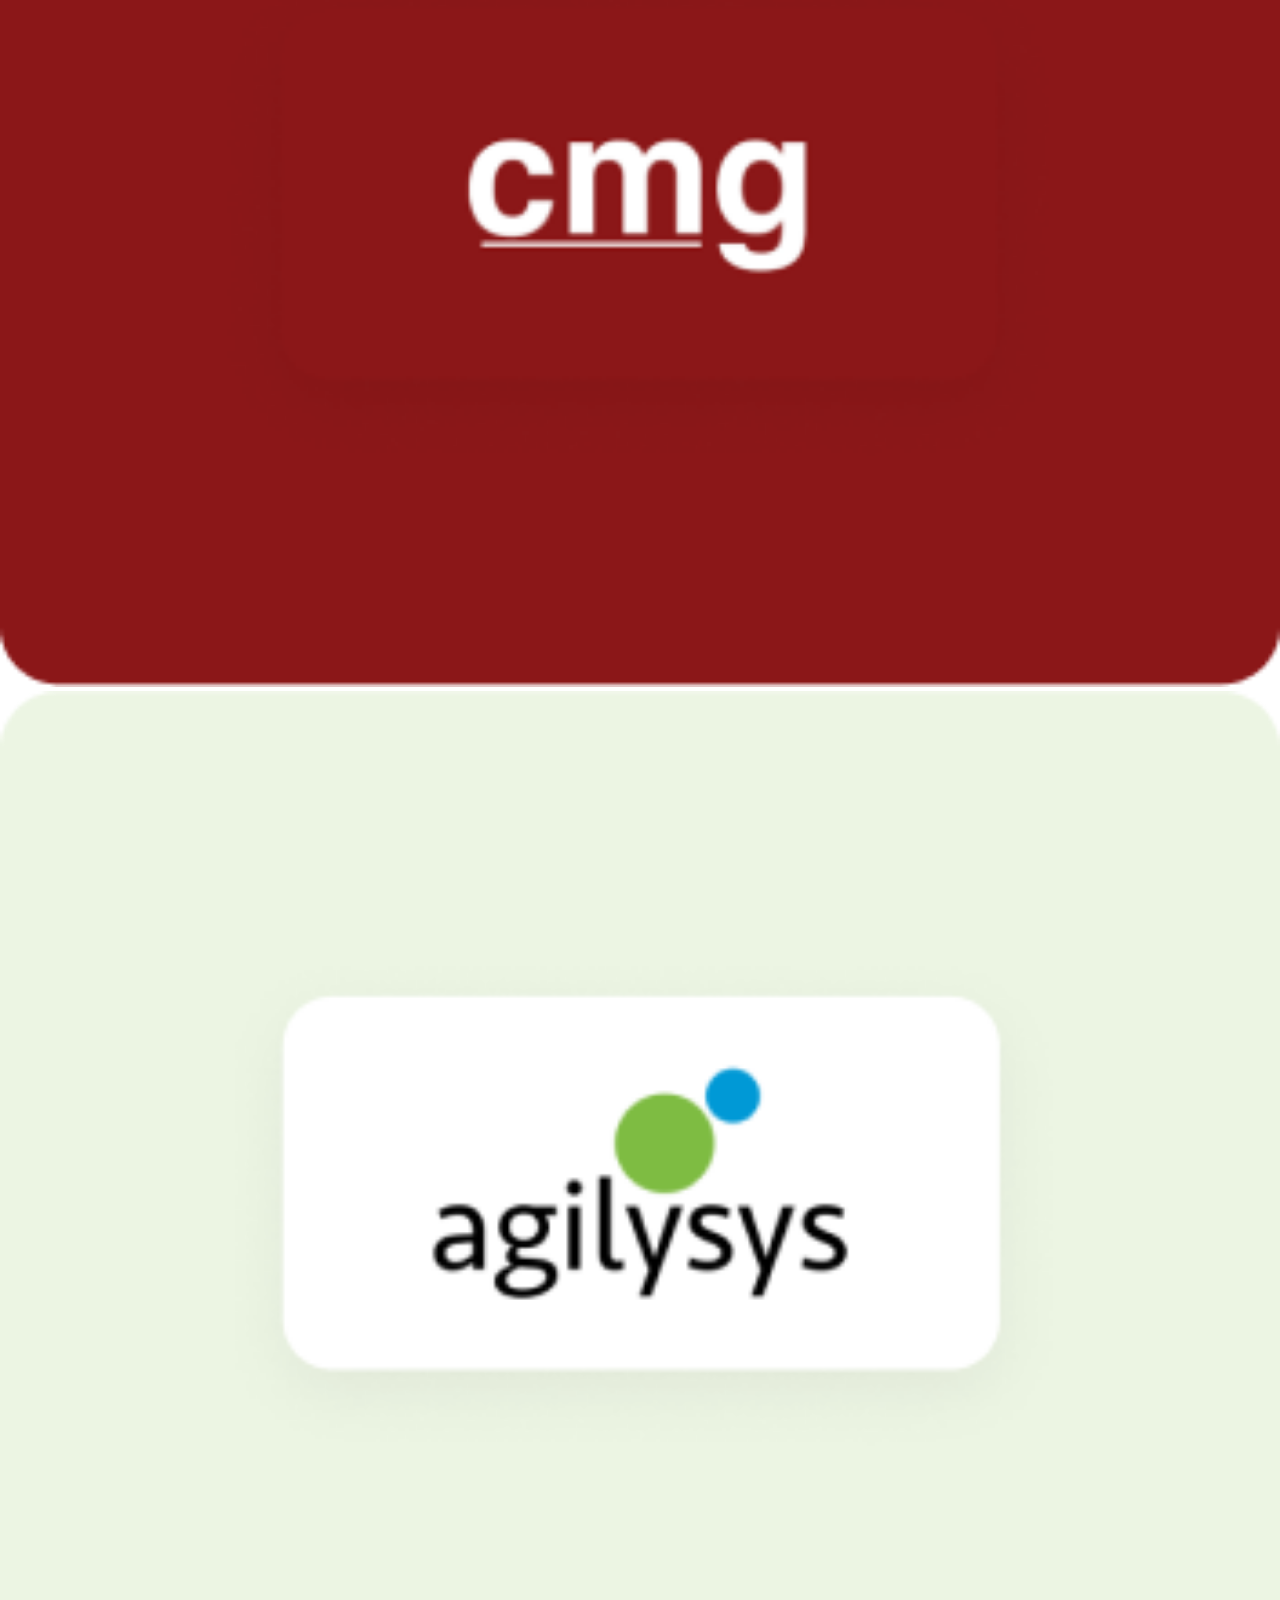
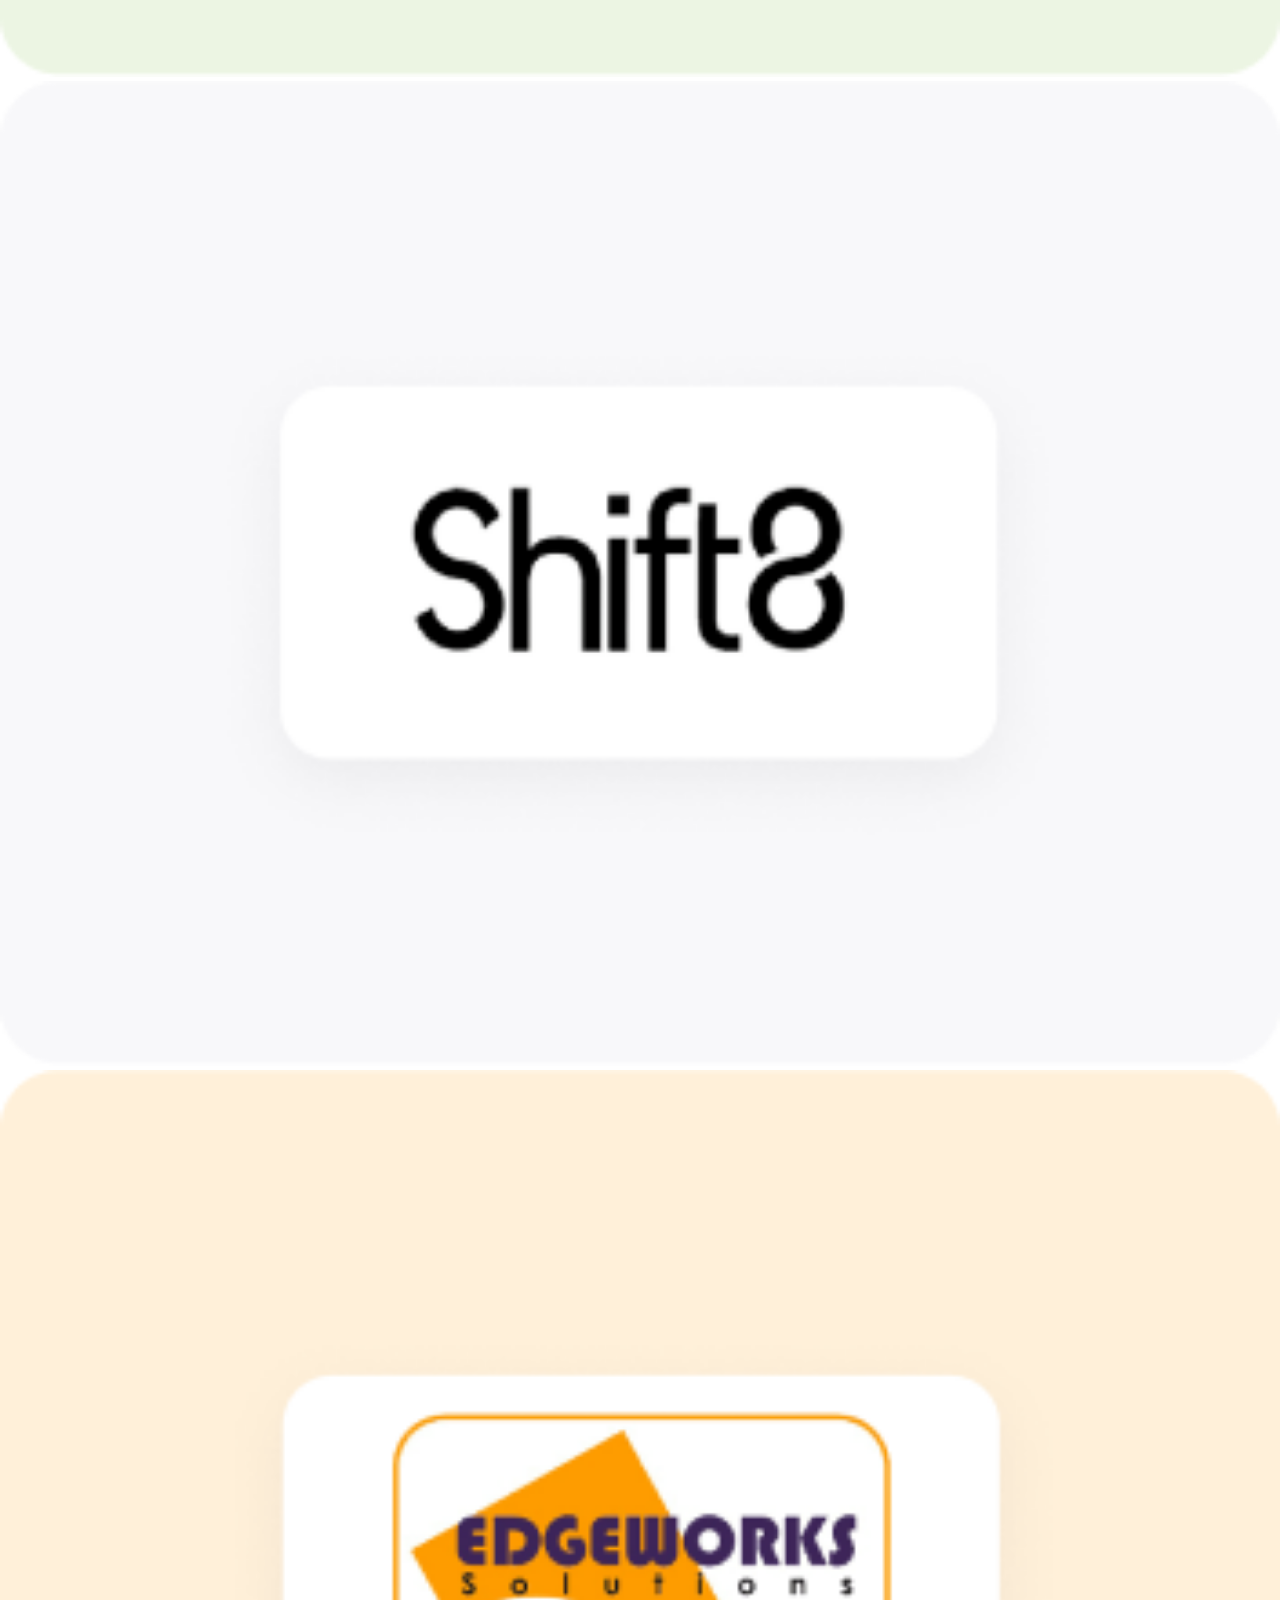
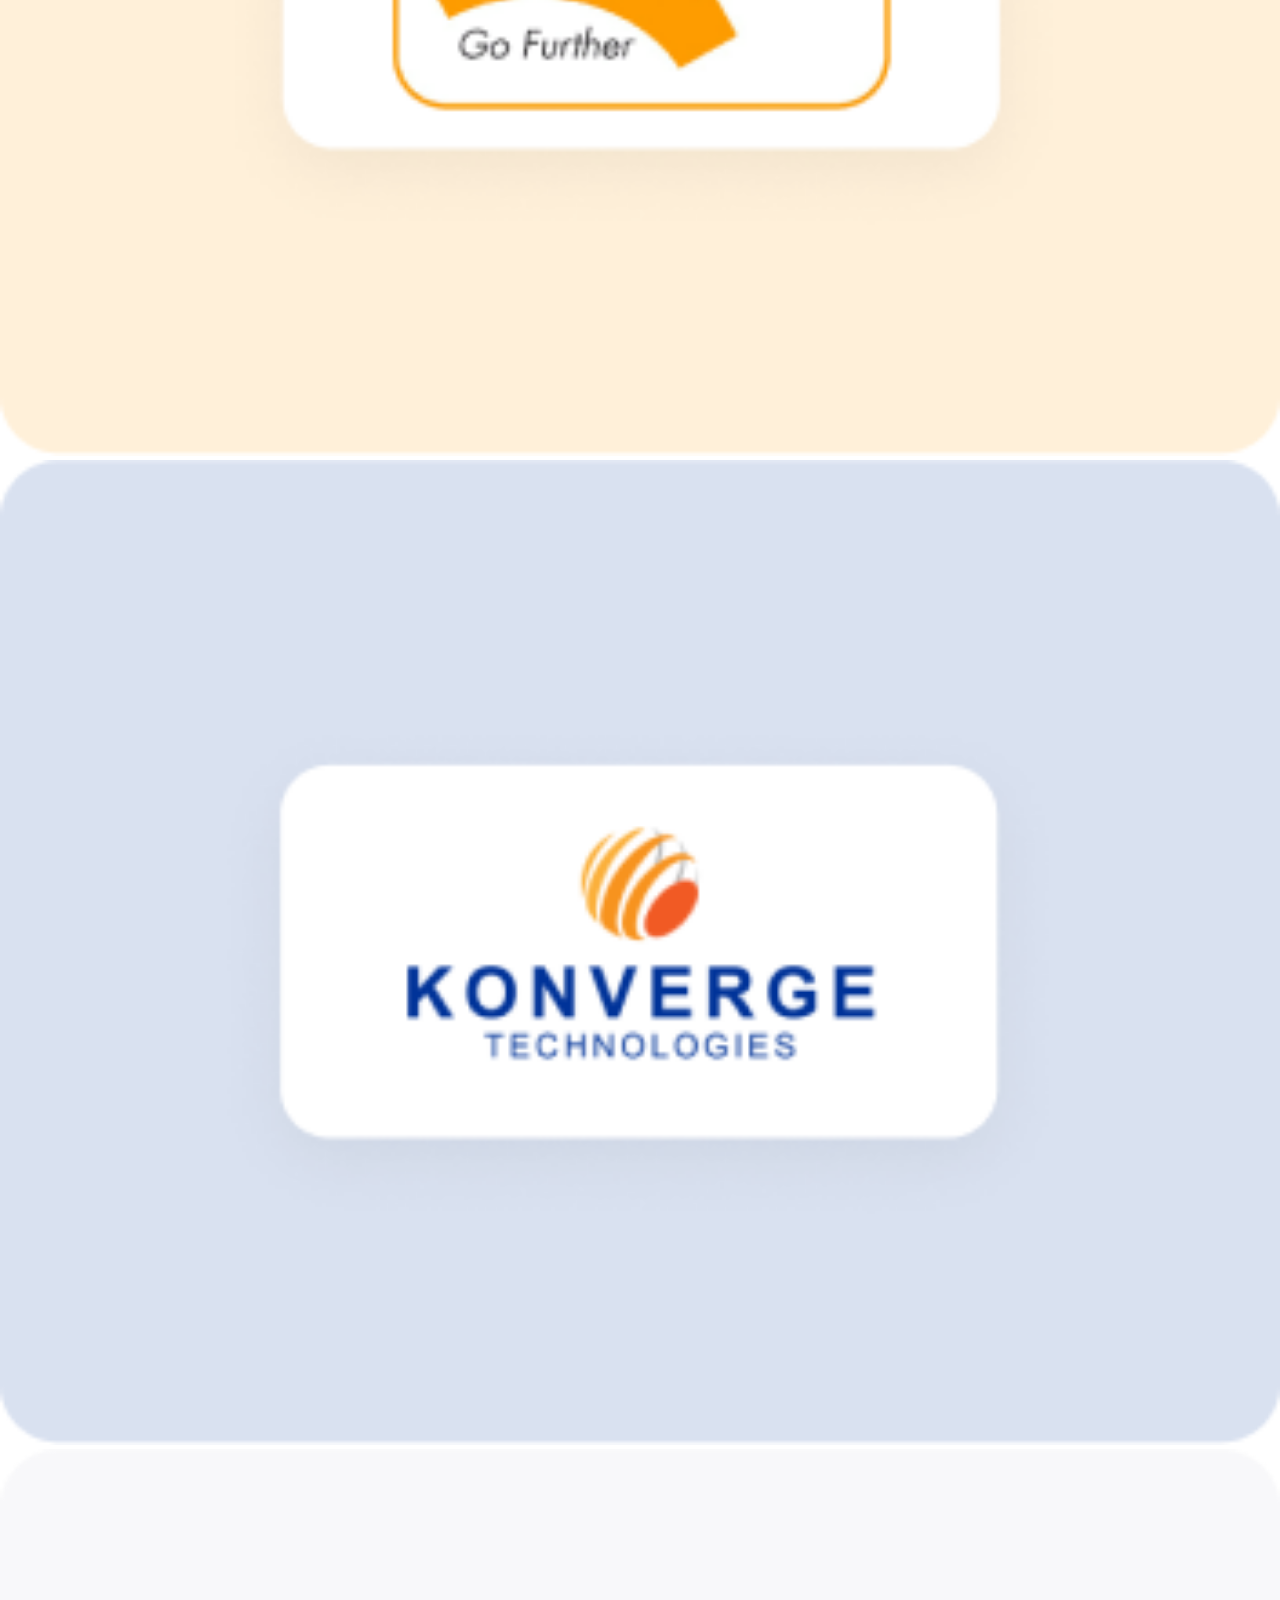
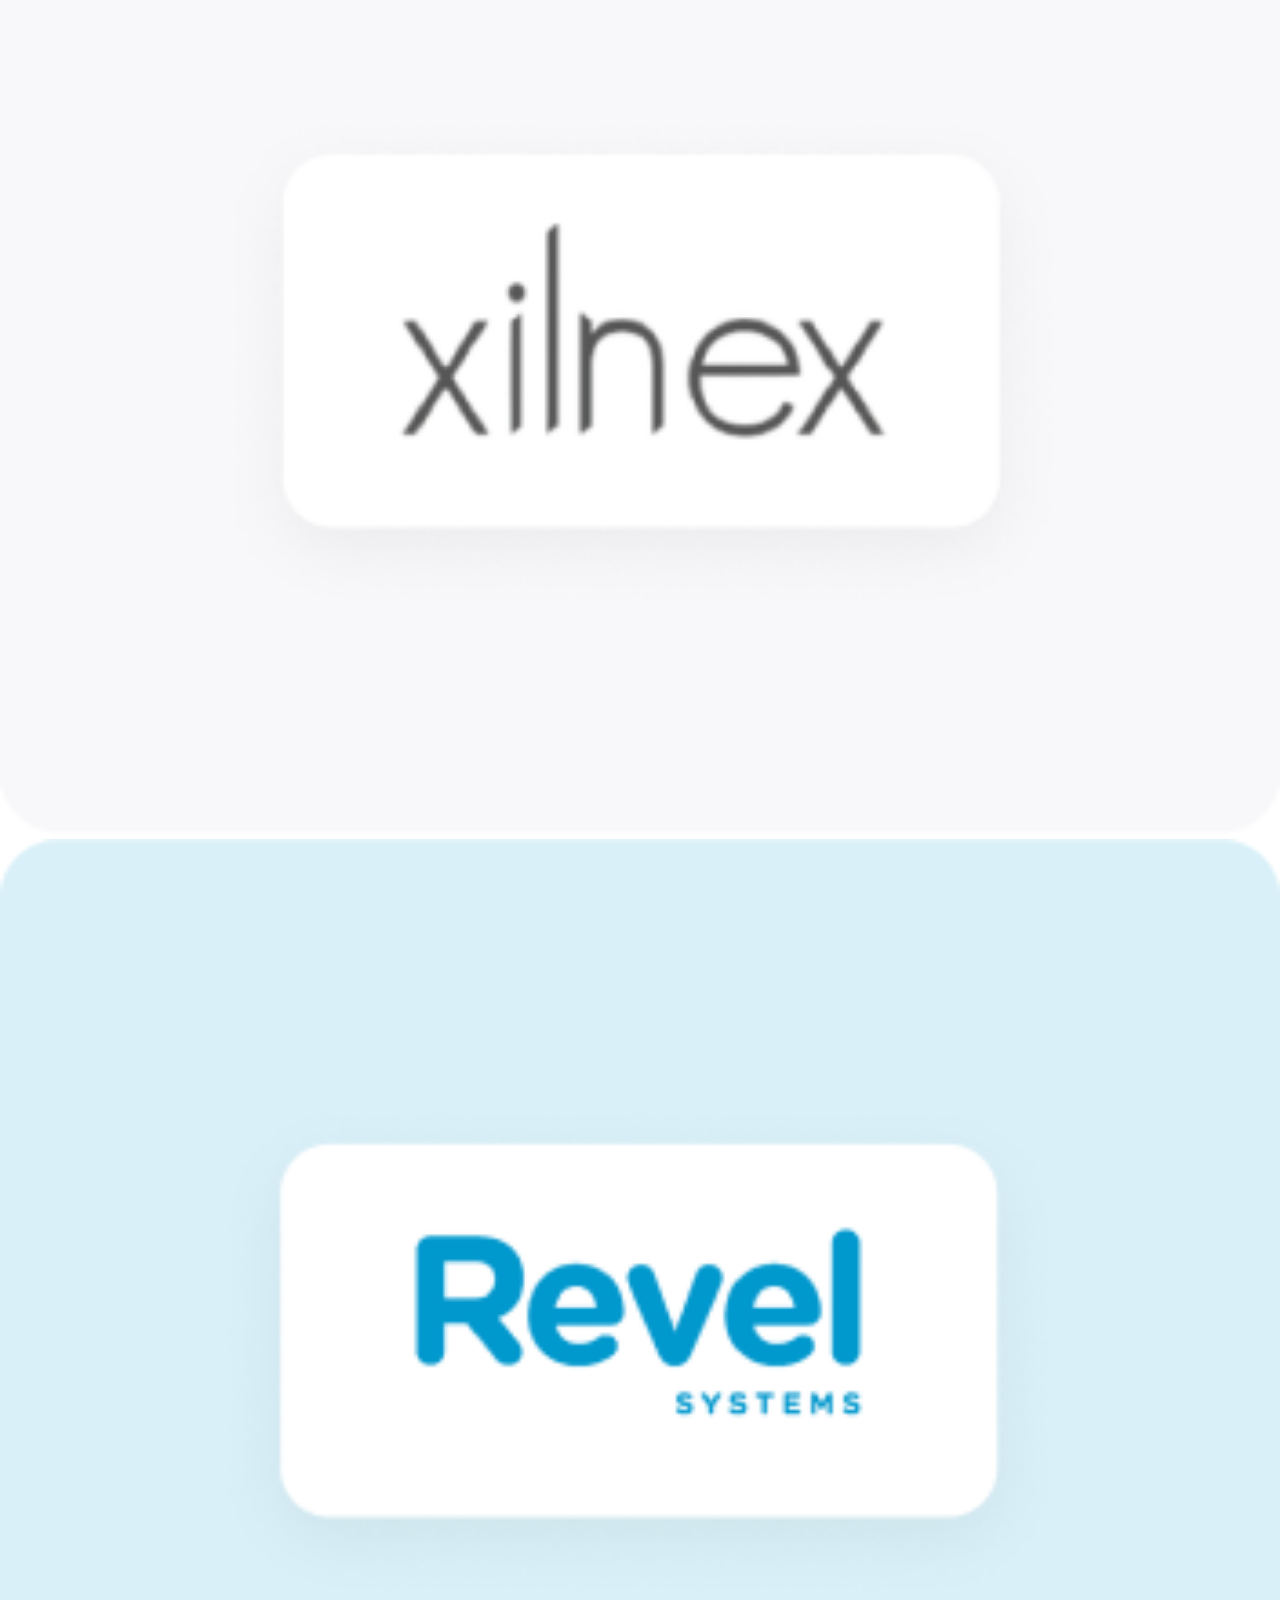
<file: aggre.html>
<!DOCTYPE html>
<html lang="en">

<head>
   <meta charset="UTF-8">
   <meta name="viewport" content="width=device-width, initial-scale=1.0">
   <title>TabSquare</title>

   <link rel="preconnect" href="https://fonts.googleapis.com">
   <link rel="preconnect" href="https://fonts.gstatic.com" crossorigin>
   <link href="https://fonts.googleapis.com/css2?family=Figtree:ital,wght@0,300..900;1,300..900&display=swap"
      rel="stylesheet">

   <link href="https://cdn.jsdelivr.net/npm/bootstrap@5.3.8/dist/css/bootstrap.min.css" rel="stylesheet"
      integrity="sha384-sRIl4kxILFvY47J16cr9ZwB07vP4J8+LH7qKQnuqkuIAvNWLzeN8tE5YBujZqJLB" crossorigin="anonymous">

   <link rel="stylesheet" href="./style.css">
</head>

<body>

   <!-- Header section -->

   <header class="header-section">
      <div class="container">
         <div class="header-wrapper p-3">
            <div class="row align-items-center gap-md-0 gap-3">
               <div class="col-md-5">
                  <div class="text-md-start text-center d-inline-block">
                     <img width="75%" src="./Img/Header/logo.png" alt="">
                  </div>
               </div>
               <div class="col-md-7">
                  <div class="d-flex align-items-center justify-content-md-end justify-content-center gap-4">
                     <nav class="d-flex gap-4">
                        <a href="./index.html">Home</a>
                        <a href="./solution.html">Solutions</a>
                        <a href="./integration.html">Integrations</a>
                        <a href="./about.html">About Us</a>
                     </nav>

                     <div class="d-none d-lg-flex gap-4">
                        <a href="./support.html" class="my-sec-btn">Support</a>
                        <a href="#" class="my-sec-btn">Sign In</a>
                     </div>
                  </div>
               </div>
            </div>
         </div>
      </div>
   </header>


   <!-- Operations section -->

   <section class="operation-section">
      <div class="container">
         <div class="operation-wrapper text-lg-start text-center">
            <div class="row align-items-center">
               <div class="col-lg-6">
                  <div>
                     <h2>
                        <span class="d-lg-block">
                           Unified Operations.
                        </span>
                        <span class="d-lg-block">
                           Trusted Support.
                        </span>
                     </h2>

                     <p>
                        <span class="d-lg-block">Enhance efficiency and scale effortlessly with seamless integrations
                           and reliable</span>
                        <span class="d-lg-block">support. Discover our trusted partners to elevate your business.</span>
                     </p>
                  </div>
               </div>
               <div class="col-lg-6">
                  <div>
                     <img width="100%" src="./Img/Integrations/1.png" alt="">
                  </div>
               </div>
            </div>
         </div>
      </div>
   </section>


   <!-- Partners section -->

   <section class="partner-section">
      <div class="container">
         <div class="partner-wrapper">
            <div class="d-flex flex-wrap align-items-center gap-4 mb-5">
               <a href="./integration.html" class="my-sec-btn">All</a>
               <a href="./pos.html" class="my-sec-btn">POS</a>
               <a href="./pay.html" class="my-sec-btn">Payment</a>
               <a href="./crm.html" class="my-sec-btn">CRM</a>
               <a href="./aggre.html" class="my-pri-btn">Aggregations</a>
            </div>

            <div class="row g-4">
               <div class="col-lg-3 col-md-6">
                  <div>
                     <img src="./Img/Integrations/Item-0.png" width="100%" alt="">
                  </div>
               </div>
               <div class="col-lg-3 col-md-6">
                  <div>
                     <img src="./Img/Integrations/Item-1.png" width="100%" alt="">
                  </div>
               </div>
               <div class="col-lg-3 col-md-6">
                  <div>
                     <img src="./Img/Integrations/Item-2.png" width="100%" alt="">
                  </div>
               </div>
               <div class="col-lg-3 col-md-6">
                  <div>
                     <img src="./Img/Integrations/Item-3.png" width="100%" alt="">
                  </div>
               </div>
               <div class="col-lg-3 col-md-6">
                  <div>
                     <img src="./Img/Integrations/Item-4.png" width="100%" alt="">
                  </div>
               </div>
               <div class="col-lg-3 col-md-6">
                  <div>
                     <img src="./Img/Integrations/Item-5.png" width="100%" alt="">
                  </div>
               </div>
               <div class="col-lg-3 col-md-6">
                  <div>
                     <img src="./Img/Integrations/Item-6.png" width="100%" alt="">
                  </div>
               </div>
               <div class="col-lg-3 col-md-6">
                  <div>
                     <img src="./Img/Integrations/Item-7.png" width="100%" alt="">
                  </div>
               </div>
               <div class="col-lg-3 col-md-6">
                  <div>
                     <img src="./Img/Integrations/Item-8.png" width="100%" alt="">
                  </div>
               </div>
               <div class="col-lg-3 col-md-6">
                  <div>
                     <img src="./Img/Integrations/Item-9.png" width="100%" alt="">
                  </div>
               </div>
               <div class="col-lg-3 col-md-6">
                  <div>
                     <img src="./Img/Integrations/Item-10.png" width="100%" alt="">
                  </div>
               </div>
               <div class="col-lg-3 col-md-6">
                  <div>
                     <img src="./Img/Integrations/Item-11.png" width="100%" alt="">
                  </div>
               </div>
               <div class="col-lg-3 col-md-6">
                  <div>
                     <img src="./Img/Integrations/Item-12.png" width="100%" alt="">
                  </div>
               </div>
               <div class="col-lg-3 col-md-6">
                  <div>
                     <img src="./Img/Integrations/Item-13.png" width="100%" alt="">
                  </div>
               </div>
               <div class="col-lg-3 col-md-6">
                  <div>
                     <img src="./Img/Integrations/Item-14.png" width="100%" alt="">
                  </div>
               </div>
               <div class="col-lg-3 col-md-6">
                  <div>
                     <img src="./Img/Integrations/Item-15.png" width="100%" alt="">
                  </div>
               </div>
               <div class="col-lg-3 col-md-6">
                  <div>
                     <img src="./Img/Integrations/Item-16.png" width="100%" alt="">
                  </div>
               </div>
               <div class="col-lg-3 col-md-6">
                  <div>
                     <img src="./Img/Integrations/Item-17.png" width="100%" alt="">
                  </div>
               </div>
               <div class="col-lg-3 col-md-6">
                  <div>
                     <img src="./Img/Integrations/Item-18.png" width="100%" alt="">
                  </div>
               </div>
               <div class="col-lg-3 col-md-6">
                  <div>
                     <img src="./Img/Integrations/Item-19.png" width="100%" alt="">
                  </div>
               </div>
               <div class="col-lg-3 col-md-6">
                  <div>
                     <img src="./Img/Integrations/Item-20.png" width="100%" alt="">
                  </div>
               </div>
               <div class="col-lg-3 col-md-6">
                  <div>
                     <img src="./Img/Integrations/Item-21.png" width="100%" alt="">
                  </div>
               </div>
            </div>
         </div>
      </div>
   </section>


   <!-- Become section -->

   <section class="become-section">
      <div class="container">
         <div class="become-wrapper text-center">
            <div>
               <img width="100%" src="./Img/Integrations/2.png" alt="">
            </div>

            <div>
               <h2 class="mb-4">Become a Tabsquare partner</h2>

               <p class="mb-5">
                  <span class="d-md-block">Join our ecosystem and help revolutionise the restaurant industry.</span>
                  <span class="d-md-block">Grow your business with the technology solution that powers hospitality and retail around the globe.</span>
               </p>

               <a href="#" class="my-pri-btn">
                  Join Us Now
               </a>
            </div>
         </div>
      </div>
   </section>




   <!-- Enhance section -->

   <section class="enhance-section">
      <div class="container">
         <div class="enhance-wrapper">
            <div class="row align-items-center">
               <div class="col-lg-6">
                  <div class="mb-lg-0 mb-4">
                     <h2 class="mb-4">Looking to enhance your operations?</h2>
                     <p class="mb-5">
                        <span class="d-lg-block">
                           Let's explore solutions tailored to your business. Book a consultation, and we'll guide you
                        </span>
                        <span class="d-lg-block">
                           through the best strategies to enhance efficiency and customer experience.
                        </span>
                     </p>
                     <a href="" class="my-sec-btn">
                        Get Started
                     </a>
                  </div>
               </div>
               <div class="col-lg-6">
                  <div>
                     <img width="100%" src="./Img/Enhance/1.png" alt="">
                  </div>
               </div>
            </div>
         </div>
      </div>
   </section>



   <!-- Footer section -->

   <footer class="footer-section">
      <div class="container">
         <div class="footer-wrapper">
            <div class="mb-5 d-inline-block">
               <img width="100%" src="./Img/footer/logo.png" alt="">
            </div>

            <div class="row align-items-start mb-5">
               <div class="col-sm-6 col-md-4 col-lg-3">
                  <div class="d-flex flex-column mb-lg-0 mb-4">
                     <h5 class="mb-4">Products</h5>
                     <nav class="d-flex flex-sm-column flex-row flex-wrap gap-md-0 gap-3">
                        <a href="./solution.html">MunchMate</a>
                        <a href="./customer.html">Customer Ordering</a>
                        <a href="./payment.html">Payment</a>
                        <a href="./order.html">Order & Queue Management</a>
                     </nav>
                  </div>
               </div>
               <div class="col-sm-6 col-md-4 col-lg-3">
                  <div class="d-flex flex-column mb-md-0 mb-4">
                     <h5 class="mb-4">Integrations</h5>
                     <nav class="d-flex flex-sm-column flex-row flex-wrap gap-md-0 gap-3">
                        <a href="">POS</a>
                        <a href="">Payment</a>
                        <a href="">CRM</a>
                        <a href="">Aggregators</a>
                     </nav>
                  </div>
               </div>
               <div class="col-sm-6 col-md-4 col-lg-3">
                  <div class="d-flex flex-column mb-md-0 mb-4 gap-md-0 gap-3">
                     <h5 class="mb-4">Resources</h5>
                     <nav class="d-flex flex-sm-column flex-row flex-wrap">
                        <a href="./about.html">About Us</a>
                        <a href="./support.html">Support</a>
                     </nav>
                  </div>
               </div>
               <div class="col-sm-6 col-md-12 col-lg-3">
                  <div>
                     <h5 class="mb-4">Follow us on</h5>
                     <div class="d-flex align-items-center gap-3">
                        <a href="">
                           <img src="./Img/footer/fb.png" alt="">
                        </a>
                        <a href="">
                           <img src="./Img/footer/lin.png" alt="">
                        </a>
                        <a href="">
                           <img src="./Img/footer/in.png" alt="">
                        </a>
                        <a href="">
                           <img src="./Img/footer/yt.png" alt="">
                        </a>
                     </div>
                  </div>
               </div>
            </div>

            <div class="d-flex justify-content-between align-items-center">
               <p class="m-0">
                  Copyright © 2025 TabSquare
               </p>

               <a href="#">
                  Privacy Policy
               </a>
            </div>
         </div>
      </div>
   </footer>
</body>

</html>
</file>
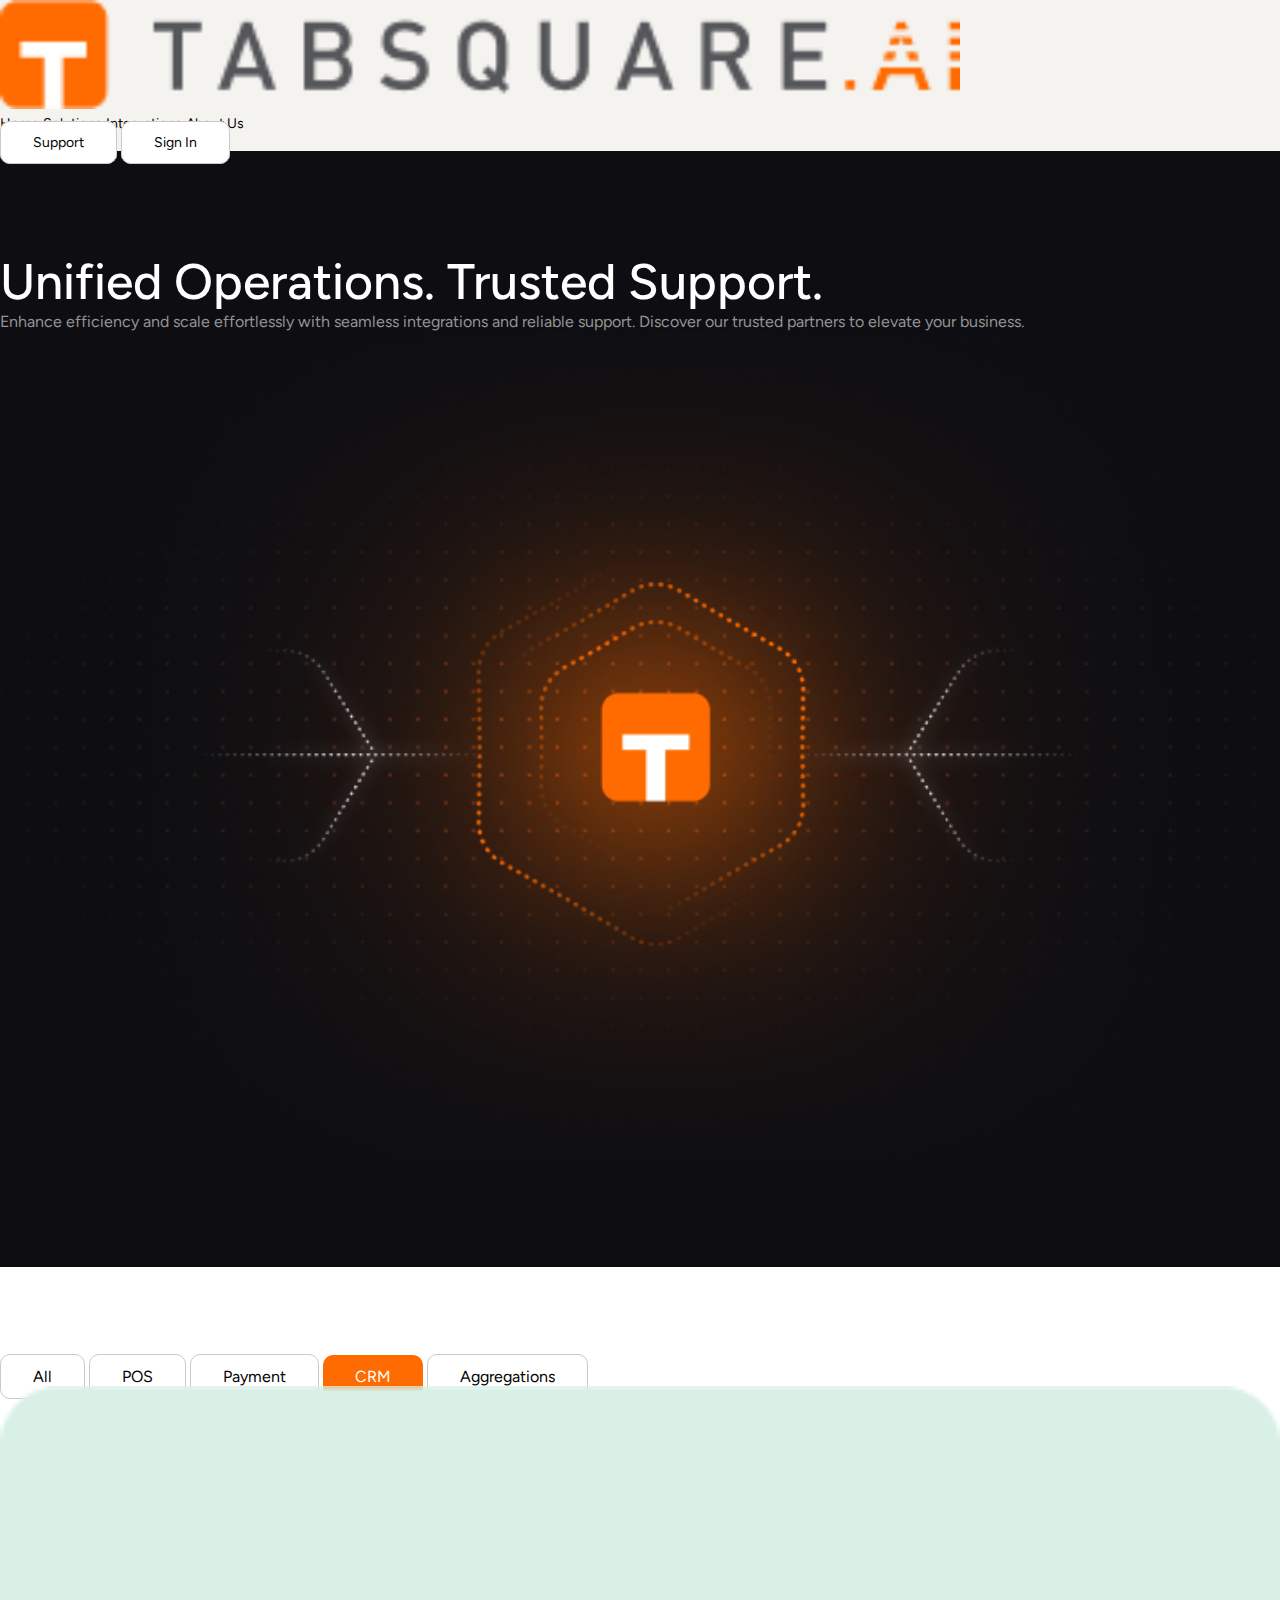
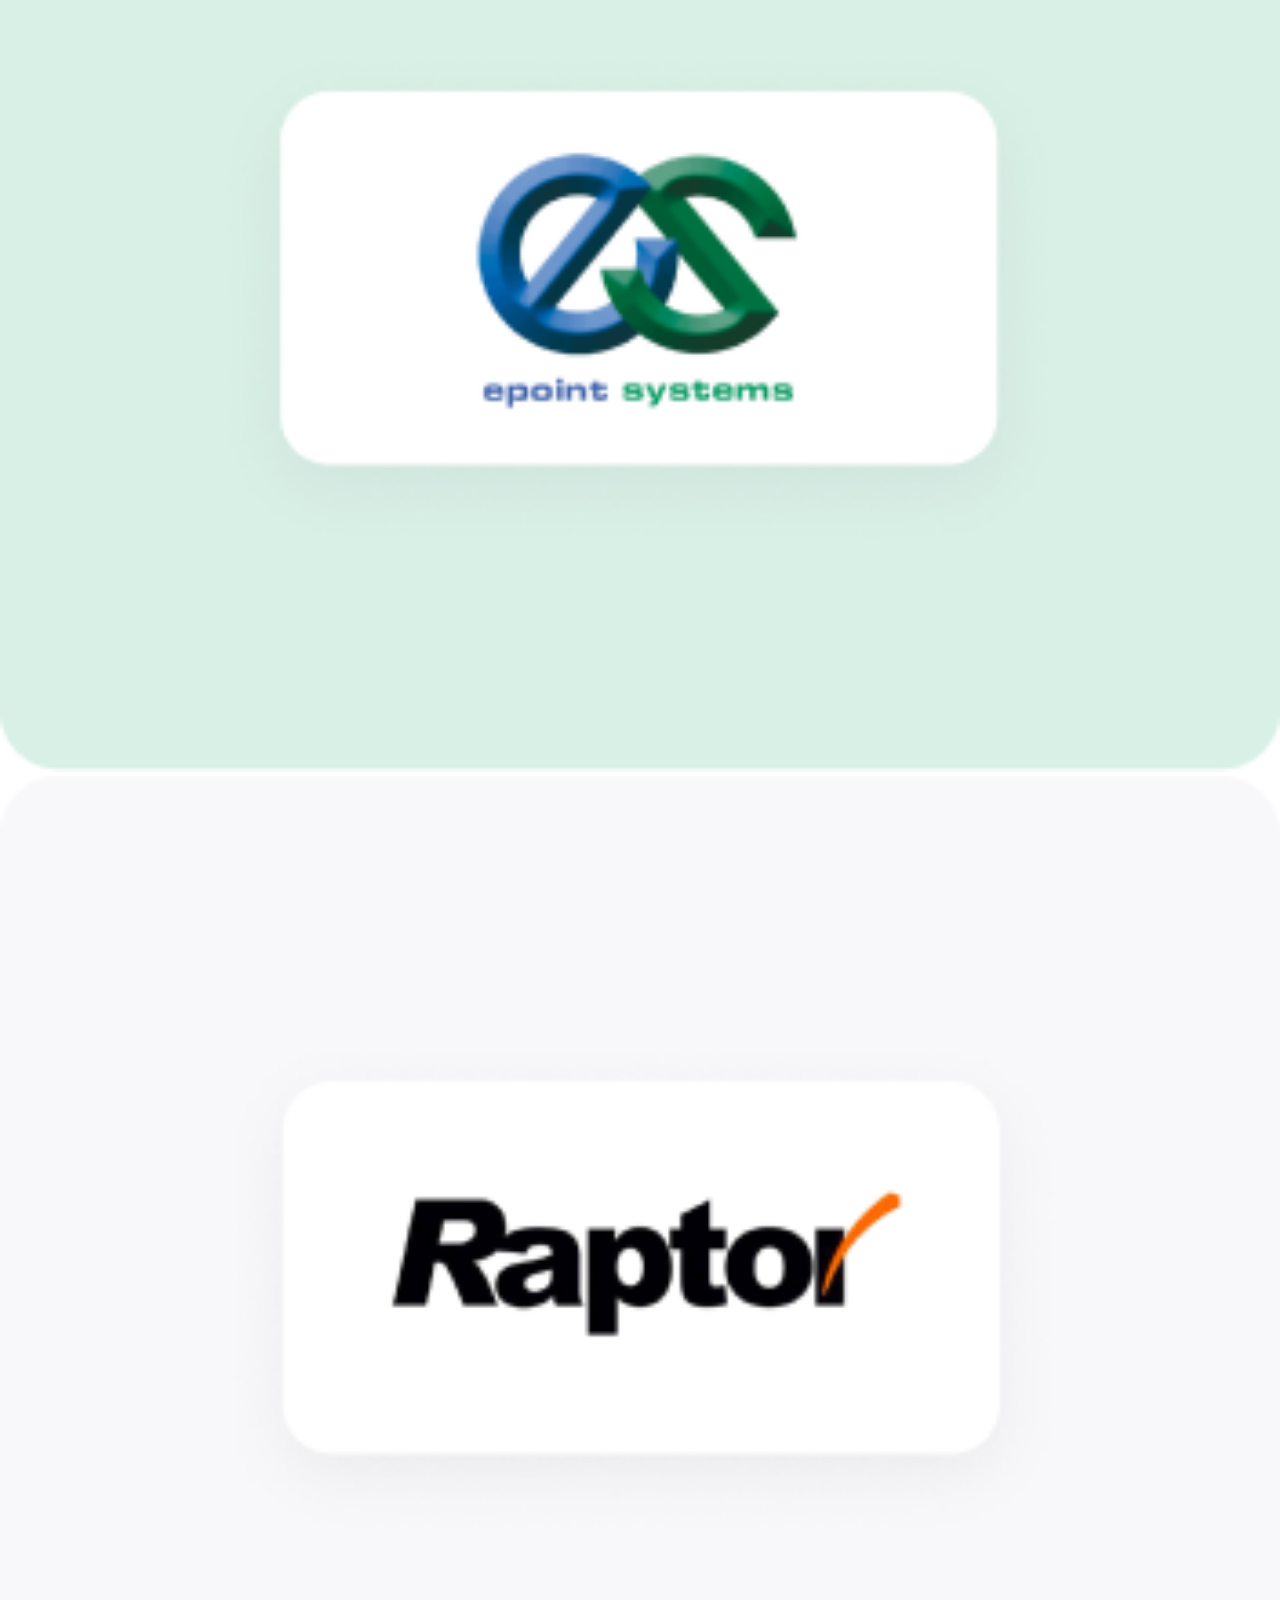
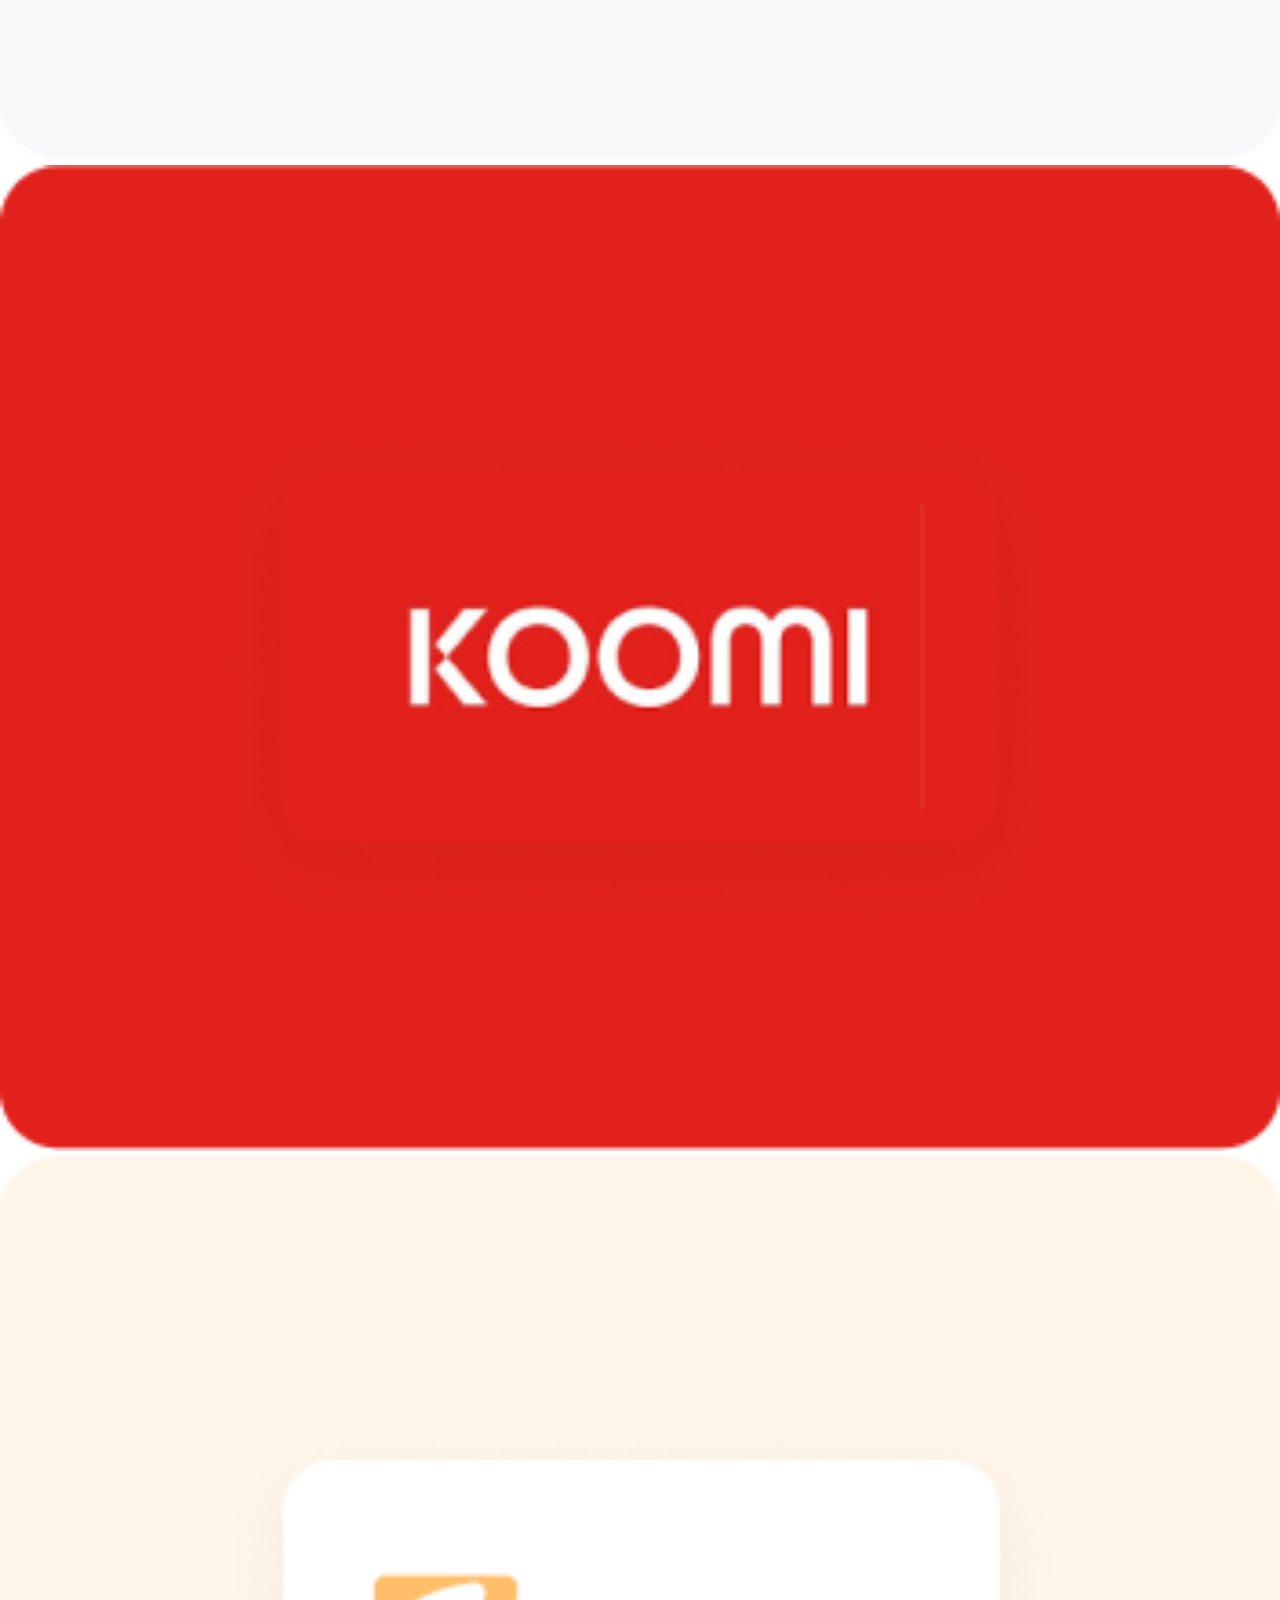
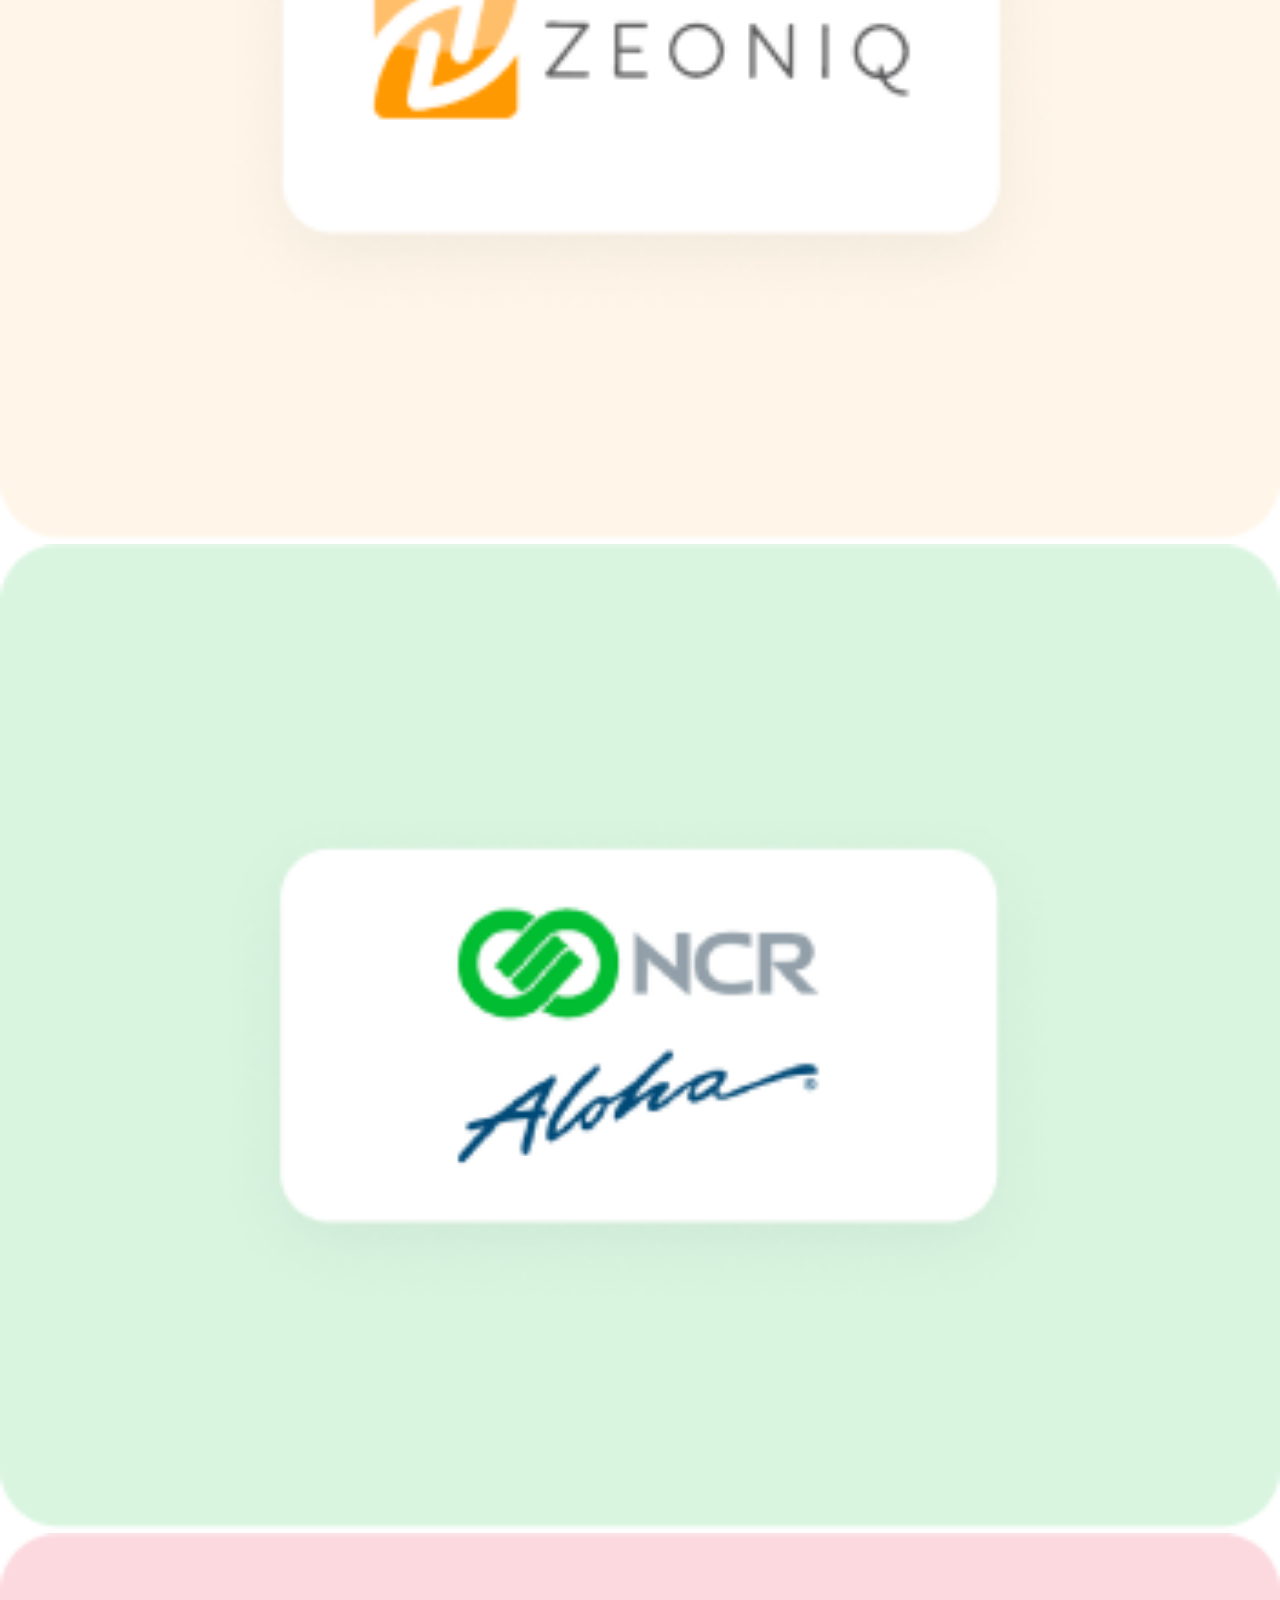
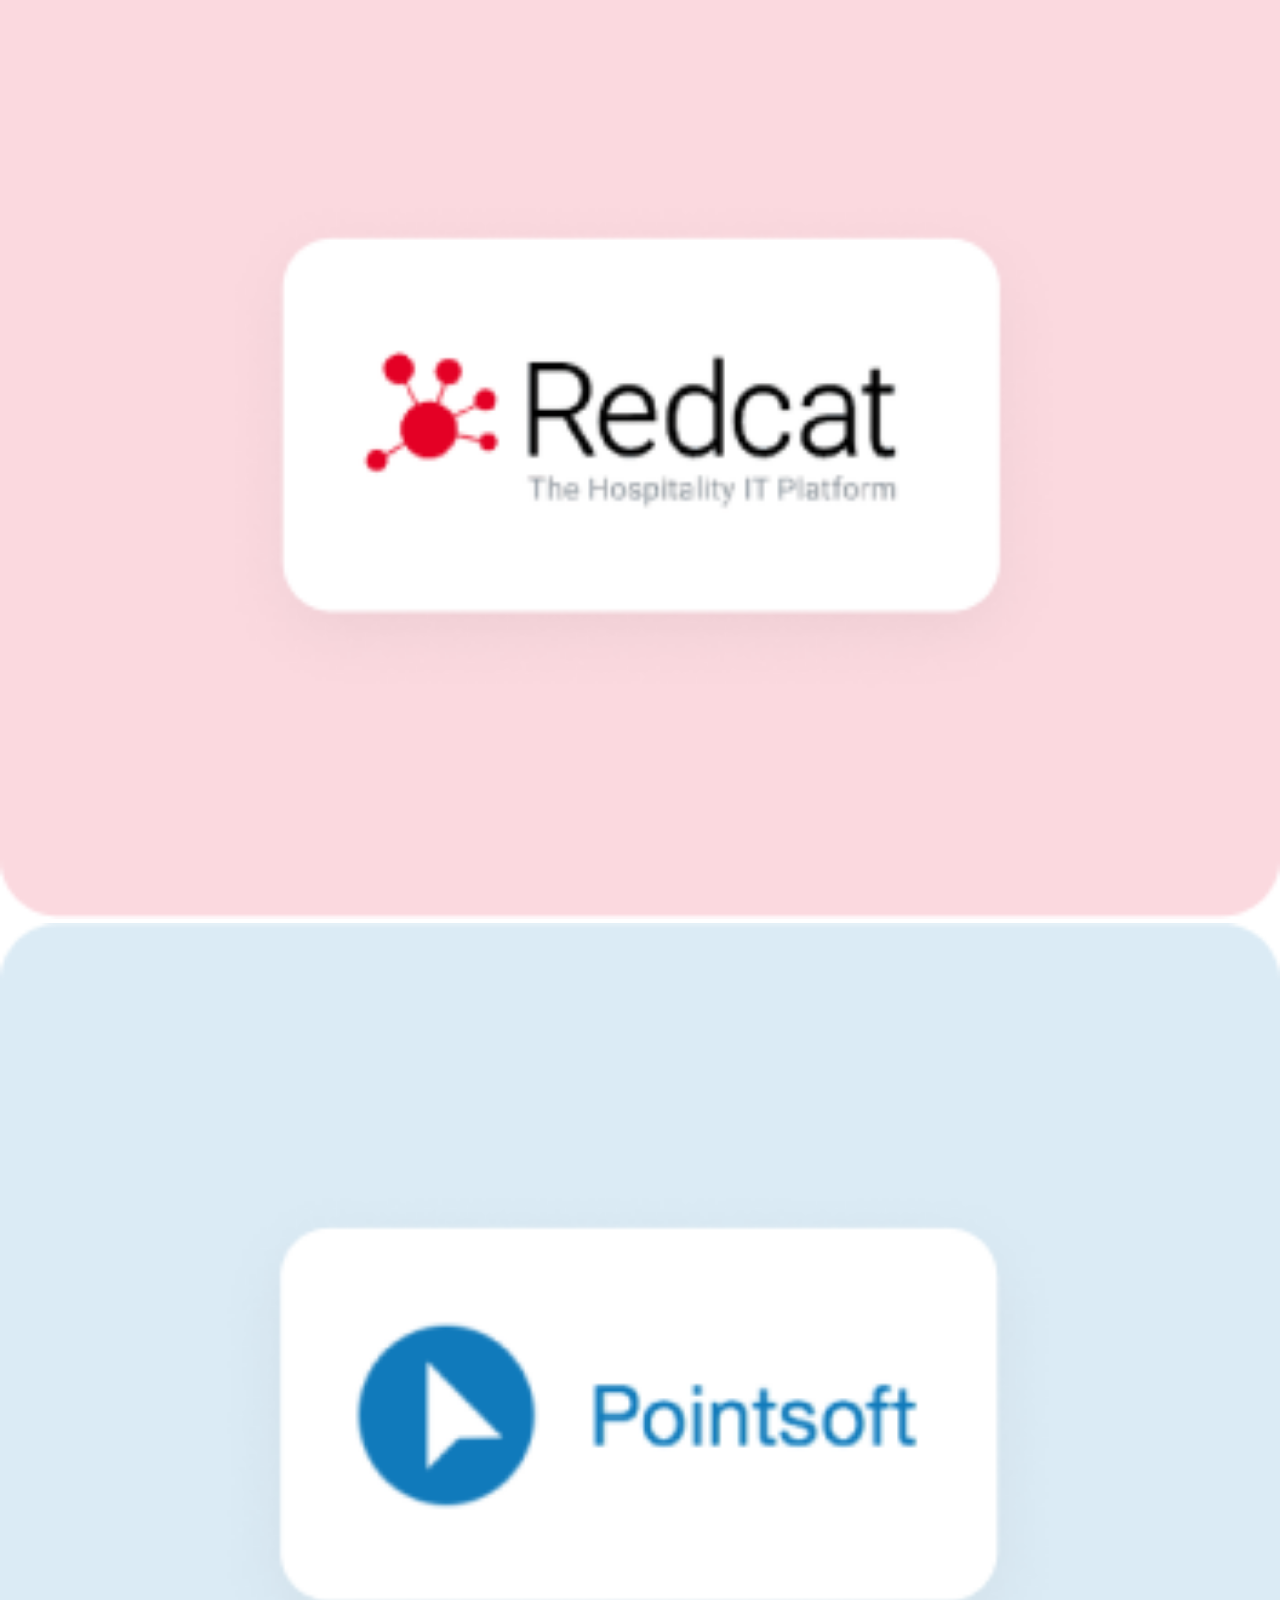
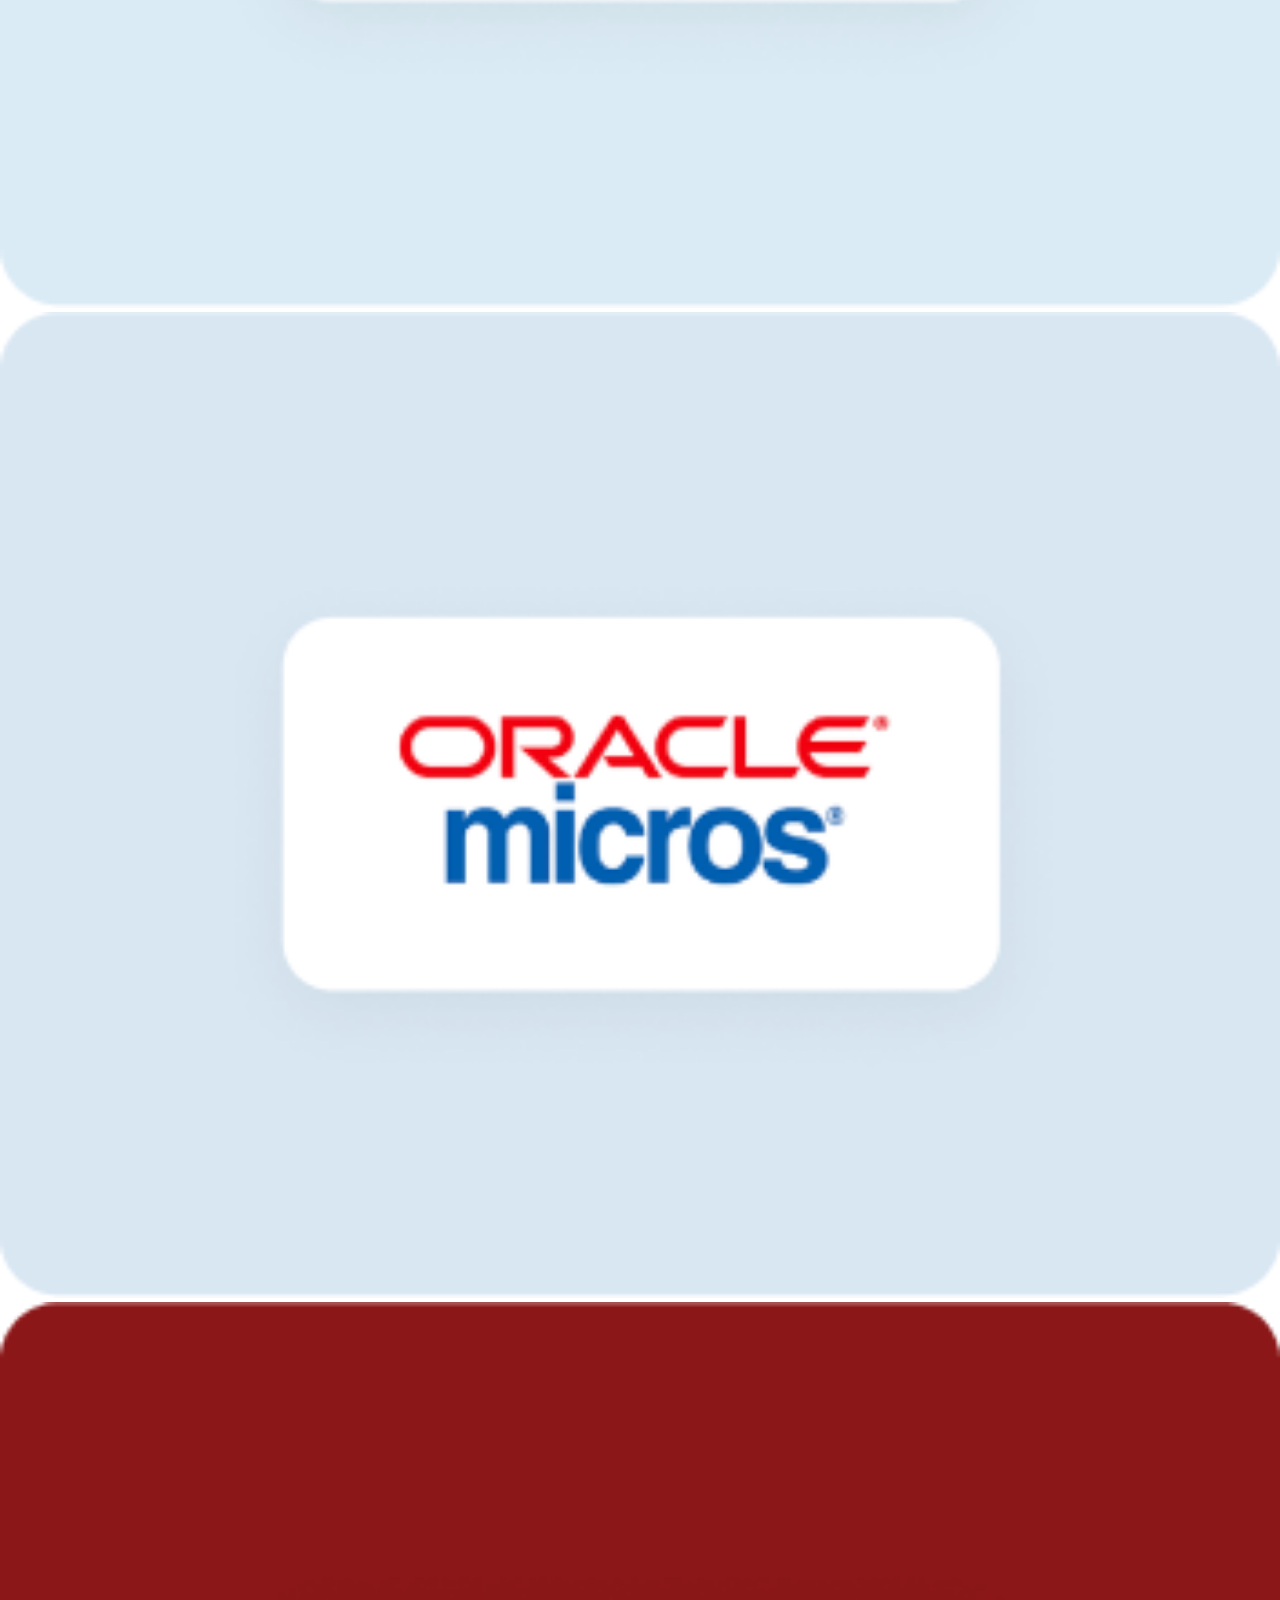
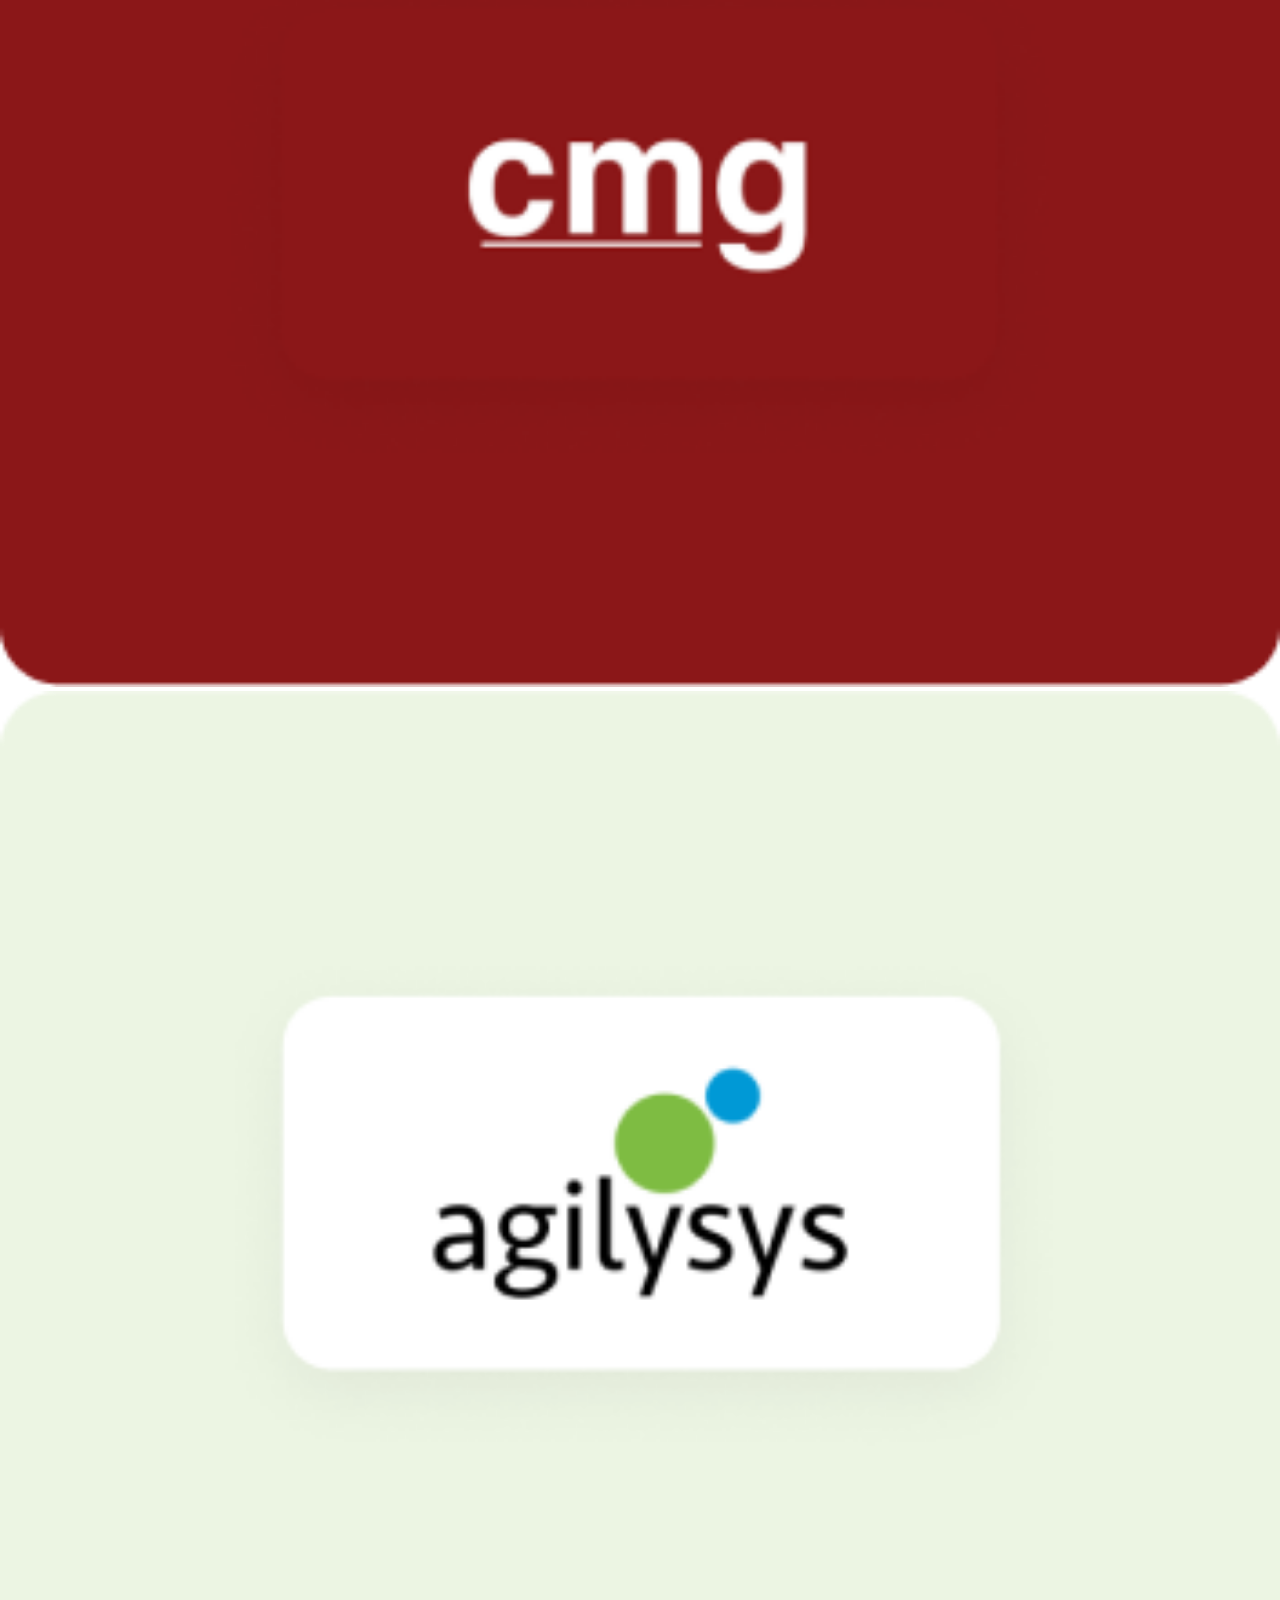
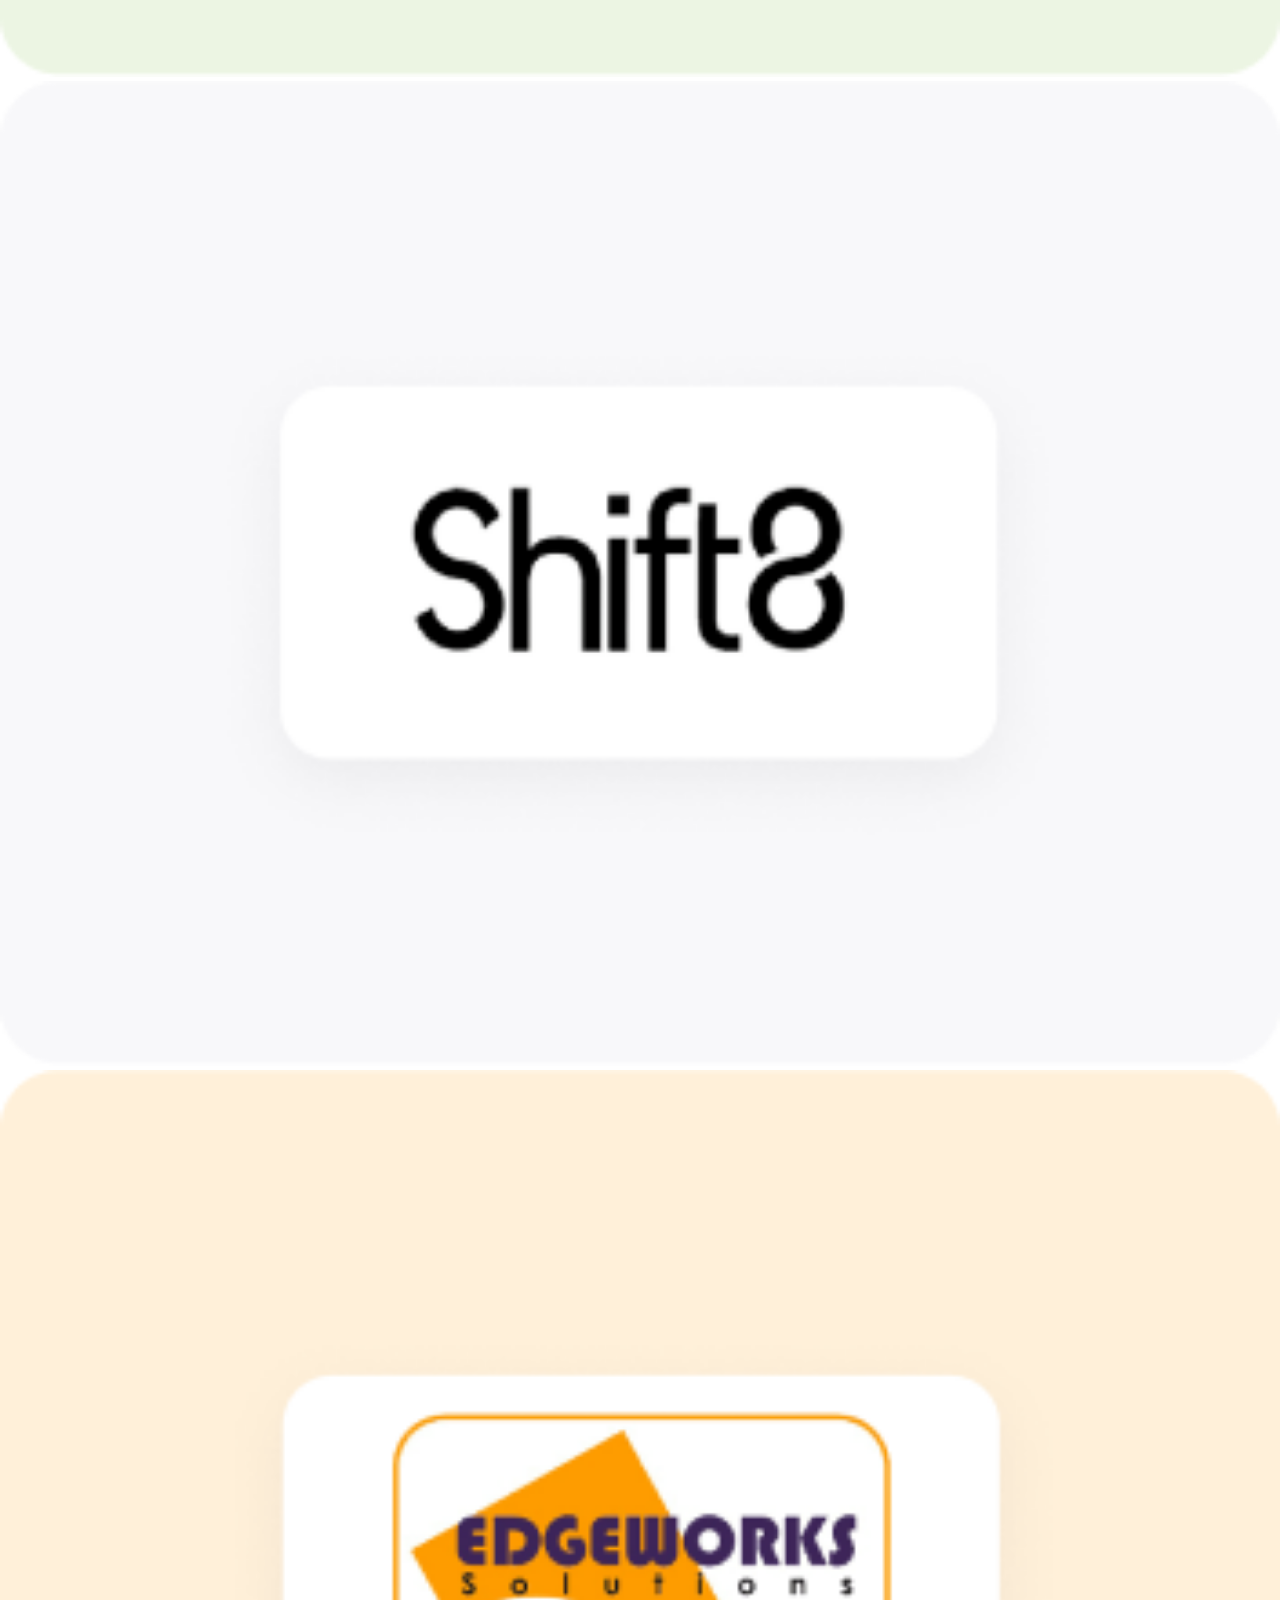
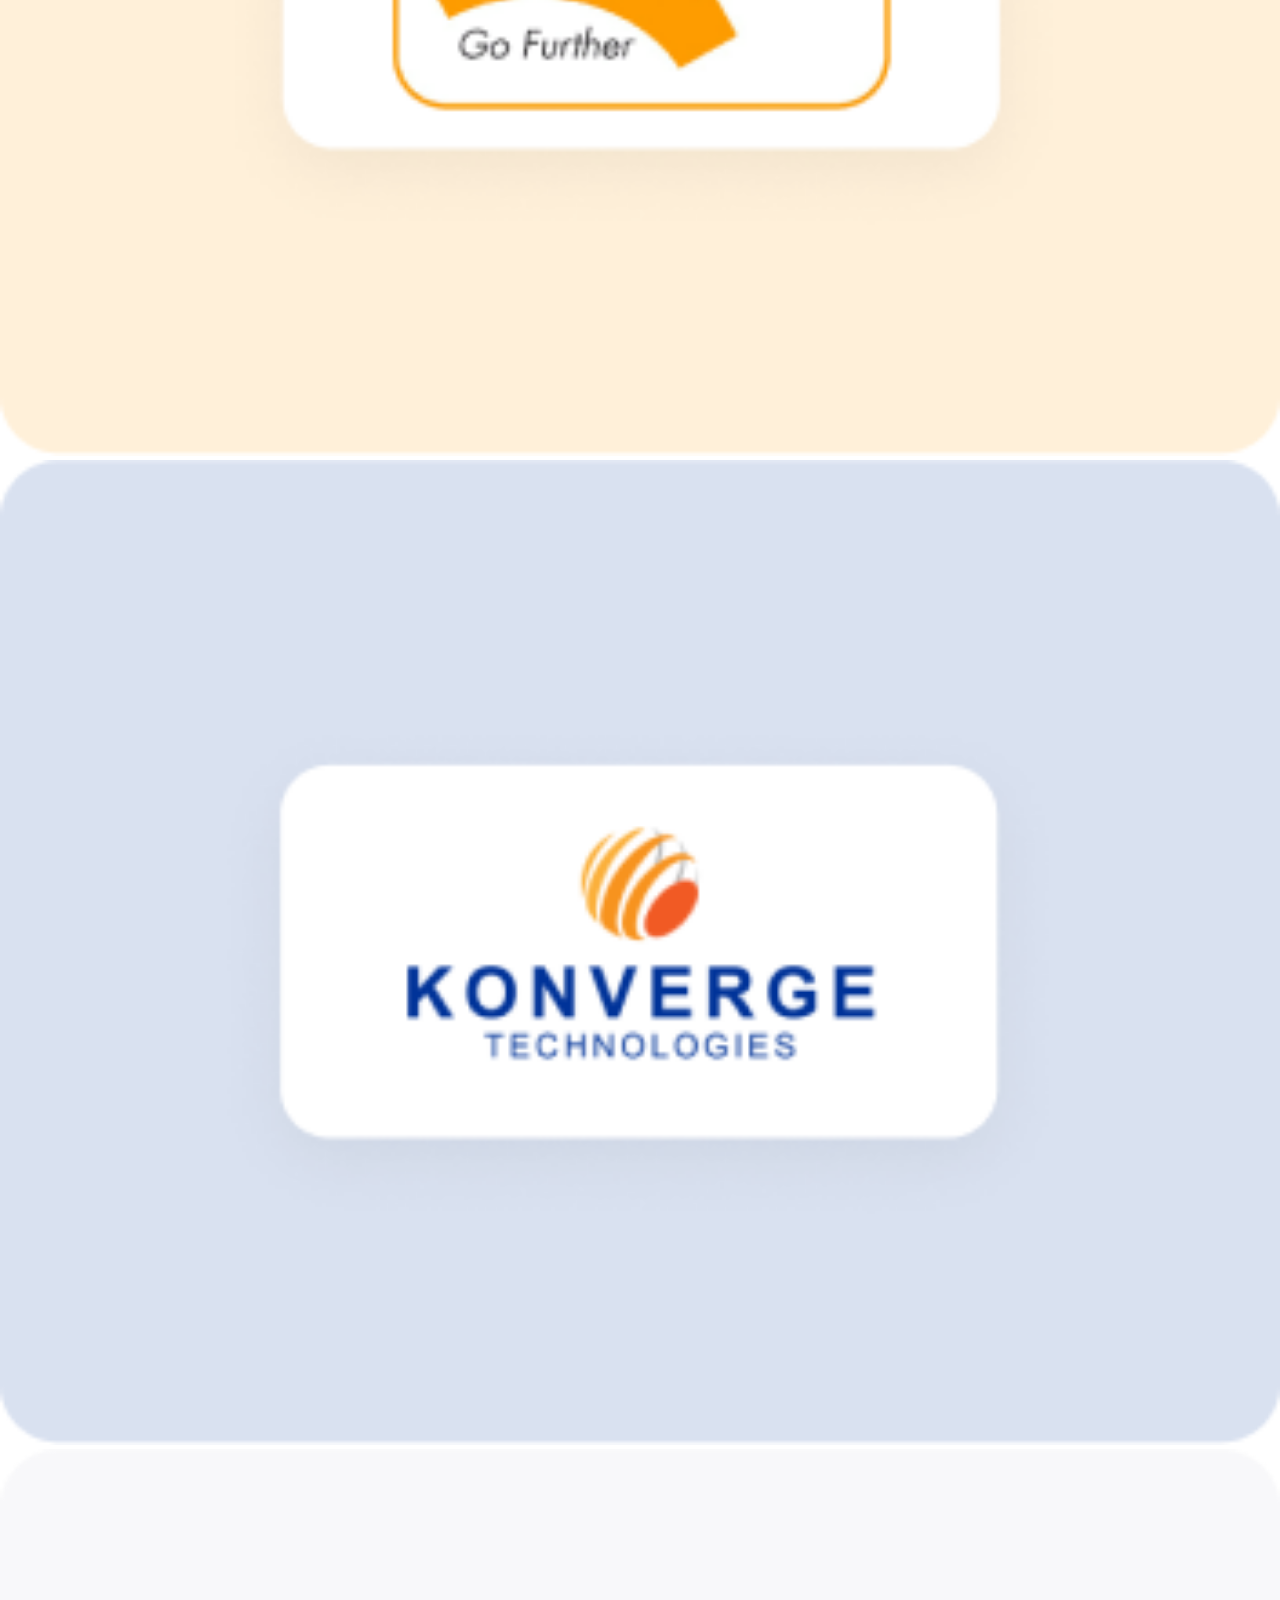
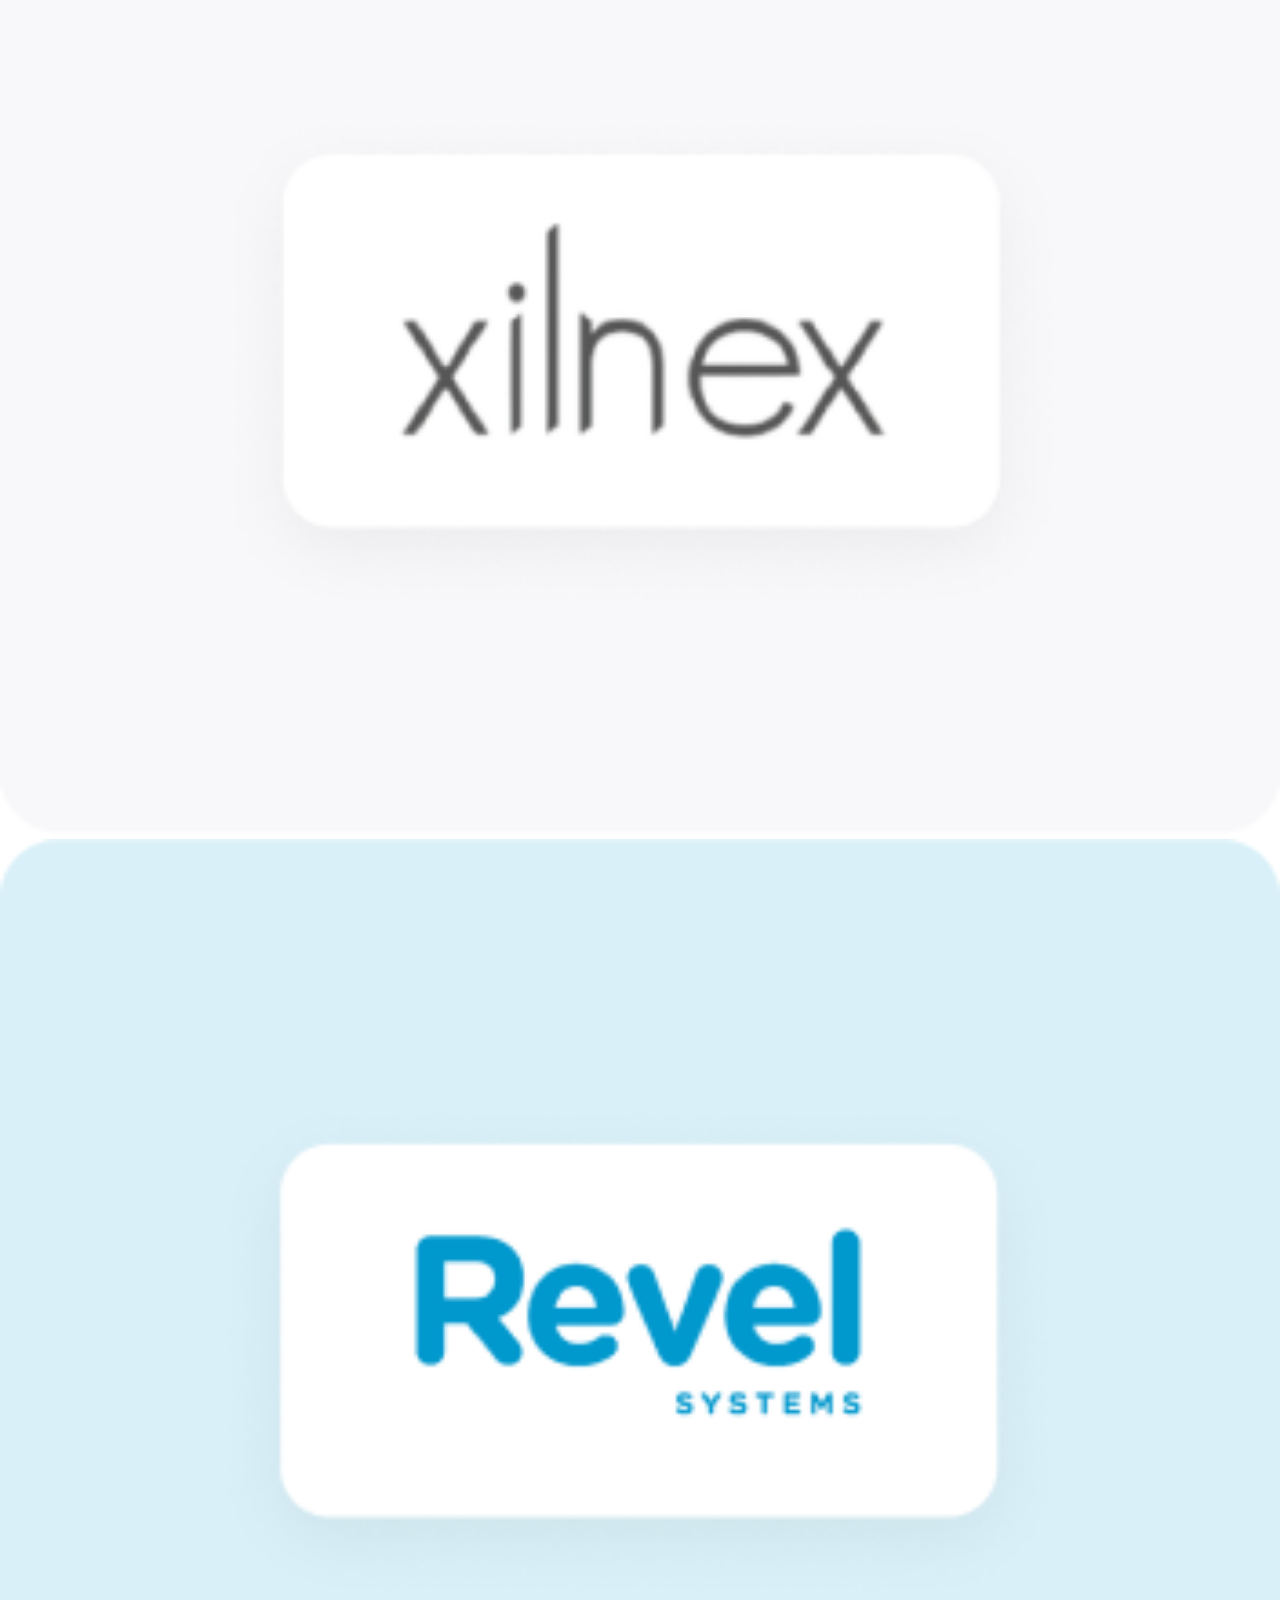
<file: crm.html>
<!DOCTYPE html>
<html lang="en">

<head>
   <meta charset="UTF-8">
   <meta name="viewport" content="width=device-width, initial-scale=1.0">
   <title>TabSquare</title>

   <link rel="preconnect" href="https://fonts.googleapis.com">
   <link rel="preconnect" href="https://fonts.gstatic.com" crossorigin>
   <link href="https://fonts.googleapis.com/css2?family=Figtree:ital,wght@0,300..900;1,300..900&display=swap"
      rel="stylesheet">

   <link href="https://cdn.jsdelivr.net/npm/bootstrap@5.3.8/dist/css/bootstrap.min.css" rel="stylesheet"
      integrity="sha384-sRIl4kxILFvY47J16cr9ZwB07vP4J8+LH7qKQnuqkuIAvNWLzeN8tE5YBujZqJLB" crossorigin="anonymous">

   <link rel="stylesheet" href="./style.css">
</head>

<body>

   <!-- Header section -->

   <header class="header-section">
      <div class="container">
         <div class="header-wrapper p-3">
            <div class="row align-items-center gap-md-0 gap-3">
               <div class="col-md-5">
                  <div class="text-md-start text-center d-inline-block">
                     <img width="75%" src="./Img/Header/logo.png" alt="">
                  </div>
               </div>
               <div class="col-md-7">
                  <div class="d-flex align-items-center justify-content-md-end justify-content-center gap-4">
                     <nav class="d-flex gap-4">
                        <a href="./index.html">Home</a>
                        <a href="./solution.html">Solutions</a>
                        <a href="./integration.html">Integrations</a>
                        <a href="./about.html">About Us</a>
                     </nav>

                     <div class="d-none d-lg-flex gap-4">
                        <a href="./support.html" class="my-sec-btn">Support</a>
                        <a href="#" class="my-sec-btn">Sign In</a>
                     </div>
                  </div>
               </div>
            </div>
         </div>
      </div>
   </header>


   <!-- Operations section -->

   <section class="operation-section">
      <div class="container">
         <div class="operation-wrapper text-lg-start text-center">
            <div class="row align-items-center">
               <div class="col-lg-6">
                  <div>
                     <h2>
                        <span class="d-lg-block">
                           Unified Operations.
                        </span>
                        <span class="d-lg-block">
                           Trusted Support.
                        </span>
                     </h2>

                     <p>
                        <span class="d-lg-block">Enhance efficiency and scale effortlessly with seamless integrations
                           and reliable</span>
                        <span class="d-lg-block">support. Discover our trusted partners to elevate your business.</span>
                     </p>
                  </div>
               </div>
               <div class="col-lg-6">
                  <div>
                     <img width="100%" src="./Img/Integrations/1.png" alt="">
                  </div>
               </div>
            </div>
         </div>
      </div>
   </section>


   <!-- Partners section -->

   <section class="partner-section">
      <div class="container">
         <div class="partner-wrapper">
            <div class="d-flex flex-wrap align-items-center gap-4 mb-5">
               <a href="./integration.html" class="my-sec-btn">All</a>
               <a href="./pos.html" class="my-sec-btn">POS</a>
               <a href="./pay.html" class="my-sec-btn">Payment</a>
               <a href="./crm.html" class="my-pri-btn">CRM</a>
               <a href="./aggre.html" class="my-sec-btn">Aggregations</a>
            </div>

            <div class="row g-4">
               <div class="col-lg-3 col-md-6">
                  <div>
                     <img src="./Img/Integrations/Item-0.png" width="100%" alt="">
                  </div>
               </div>
               <div class="col-lg-3 col-md-6">
                  <div>
                     <img src="./Img/Integrations/Item-1.png" width="100%" alt="">
                  </div>
               </div>
               <div class="col-lg-3 col-md-6">
                  <div>
                     <img src="./Img/Integrations/Item-2.png" width="100%" alt="">
                  </div>
               </div>
               <div class="col-lg-3 col-md-6">
                  <div>
                     <img src="./Img/Integrations/Item-3.png" width="100%" alt="">
                  </div>
               </div>
               <div class="col-lg-3 col-md-6">
                  <div>
                     <img src="./Img/Integrations/Item-4.png" width="100%" alt="">
                  </div>
               </div>
               <div class="col-lg-3 col-md-6">
                  <div>
                     <img src="./Img/Integrations/Item-5.png" width="100%" alt="">
                  </div>
               </div>
               <div class="col-lg-3 col-md-6">
                  <div>
                     <img src="./Img/Integrations/Item-6.png" width="100%" alt="">
                  </div>
               </div>
               <div class="col-lg-3 col-md-6">
                  <div>
                     <img src="./Img/Integrations/Item-7.png" width="100%" alt="">
                  </div>
               </div>
               <div class="col-lg-3 col-md-6">
                  <div>
                     <img src="./Img/Integrations/Item-8.png" width="100%" alt="">
                  </div>
               </div>
               <div class="col-lg-3 col-md-6">
                  <div>
                     <img src="./Img/Integrations/Item-9.png" width="100%" alt="">
                  </div>
               </div>
               <div class="col-lg-3 col-md-6">
                  <div>
                     <img src="./Img/Integrations/Item-10.png" width="100%" alt="">
                  </div>
               </div>
               <div class="col-lg-3 col-md-6">
                  <div>
                     <img src="./Img/Integrations/Item-11.png" width="100%" alt="">
                  </div>
               </div>
               <div class="col-lg-3 col-md-6">
                  <div>
                     <img src="./Img/Integrations/Item-12.png" width="100%" alt="">
                  </div>
               </div>
               <div class="col-lg-3 col-md-6">
                  <div>
                     <img src="./Img/Integrations/Item-13.png" width="100%" alt="">
                  </div>
               </div>
               <div class="col-lg-3 col-md-6">
                  <div>
                     <img src="./Img/Integrations/Item-14.png" width="100%" alt="">
                  </div>
               </div>
               <div class="col-lg-3 col-md-6">
                  <div>
                     <img src="./Img/Integrations/Item-15.png" width="100%" alt="">
                  </div>
               </div>
               <div class="col-lg-3 col-md-6">
                  <div>
                     <img src="./Img/Integrations/Item-16.png" width="100%" alt="">
                  </div>
               </div>
               <div class="col-lg-3 col-md-6">
                  <div>
                     <img src="./Img/Integrations/Item-17.png" width="100%" alt="">
                  </div>
               </div>
               <div class="col-lg-3 col-md-6">
                  <div>
                     <img src="./Img/Integrations/Item-18.png" width="100%" alt="">
                  </div>
               </div>
               <div class="col-lg-3 col-md-6">
                  <div>
                     <img src="./Img/Integrations/Item-19.png" width="100%" alt="">
                  </div>
               </div>
               <div class="col-lg-3 col-md-6">
                  <div>
                     <img src="./Img/Integrations/Item-20.png" width="100%" alt="">
                  </div>
               </div>
               <div class="col-lg-3 col-md-6">
                  <div>
                     <img src="./Img/Integrations/Item-21.png" width="100%" alt="">
                  </div>
               </div>
            </div>
         </div>
      </div>
   </section>


   <!-- Become section -->

   <section class="become-section">
      <div class="container">
         <div class="become-wrapper text-center">
            <div>
               <img width="100%" src="./Img/Integrations/2.png" alt="">
            </div>

            <div>
               <h2 class="mb-4">Become a Tabsquare partner</h2>

               <p class="mb-5">
                  <span class="d-md-block">Join our ecosystem and help revolutionise the restaurant industry.</span>
                  <span class="d-md-block">Grow your business with the technology solution that powers hospitality and retail around the globe.</span>
               </p>

               <a href="#" class="my-pri-btn">
                  Join Us Now
               </a>
            </div>
         </div>
      </div>
   </section>




   <!-- Enhance section -->

   <section class="enhance-section">
      <div class="container">
         <div class="enhance-wrapper">
            <div class="row align-items-center">
               <div class="col-lg-6">
                  <div class="mb-lg-0 mb-4">
                     <h2 class="mb-4">Looking to enhance your operations?</h2>
                     <p class="mb-5">
                        <span class="d-lg-block">
                           Let's explore solutions tailored to your business. Book a consultation, and we'll guide you
                        </span>
                        <span class="d-lg-block">
                           through the best strategies to enhance efficiency and customer experience.
                        </span>
                     </p>
                     <a href="" class="my-sec-btn">
                        Get Started
                     </a>
                  </div>
               </div>
               <div class="col-lg-6">
                  <div>
                     <img width="100%" src="./Img/Enhance/1.png" alt="">
                  </div>
               </div>
            </div>
         </div>
      </div>
   </section>



   <!-- Footer section -->

   <footer class="footer-section">
      <div class="container">
         <div class="footer-wrapper">
            <div class="mb-5 d-inline-block">
               <img width="100%" src="./Img/footer/logo.png" alt="">
            </div>

            <div class="row align-items-start mb-5">
               <div class="col-sm-6 col-md-4 col-lg-3">
                  <div class="d-flex flex-column mb-lg-0 mb-4">
                     <h5 class="mb-4">Products</h5>
                     <nav class="d-flex flex-sm-column flex-row flex-wrap gap-md-0 gap-3">
                        <a href="./solution.html">MunchMate</a>
                        <a href="./customer.html">Customer Ordering</a>
                        <a href="./payment.html">Payment</a>
                        <a href="./order.html">Order & Queue Management</a>
                     </nav>
                  </div>
               </div>
               <div class="col-sm-6 col-md-4 col-lg-3">
                  <div class="d-flex flex-column mb-md-0 mb-4">
                     <h5 class="mb-4">Integrations</h5>
                     <nav class="d-flex flex-sm-column flex-row flex-wrap gap-md-0 gap-3">
                        <a href="">POS</a>
                        <a href="">Payment</a>
                        <a href="">CRM</a>
                        <a href="">Aggregators</a>
                     </nav>
                  </div>
               </div>
               <div class="col-sm-6 col-md-4 col-lg-3">
                  <div class="d-flex flex-column mb-md-0 mb-4 gap-md-0 gap-3">
                     <h5 class="mb-4">Resources</h5>
                     <nav class="d-flex flex-sm-column flex-row flex-wrap">
                        <a href="./about.html">About Us</a>
                        <a href="./support.html">Support</a>
                     </nav>
                  </div>
               </div>
               <div class="col-sm-6 col-md-12 col-lg-3">
                  <div>
                     <h5 class="mb-4">Follow us on</h5>
                     <div class="d-flex align-items-center gap-3">
                        <a href="">
                           <img src="./Img/footer/fb.png" alt="">
                        </a>
                        <a href="">
                           <img src="./Img/footer/lin.png" alt="">
                        </a>
                        <a href="">
                           <img src="./Img/footer/in.png" alt="">
                        </a>
                        <a href="">
                           <img src="./Img/footer/yt.png" alt="">
                        </a>
                     </div>
                  </div>
               </div>
            </div>

            <div class="d-flex justify-content-between align-items-center">
               <p class="m-0">
                  Copyright © 2025 TabSquare
               </p>

               <a href="#">
                  Privacy Policy
               </a>
            </div>
         </div>
      </div>
   </footer>
</body>

</html>
</file>
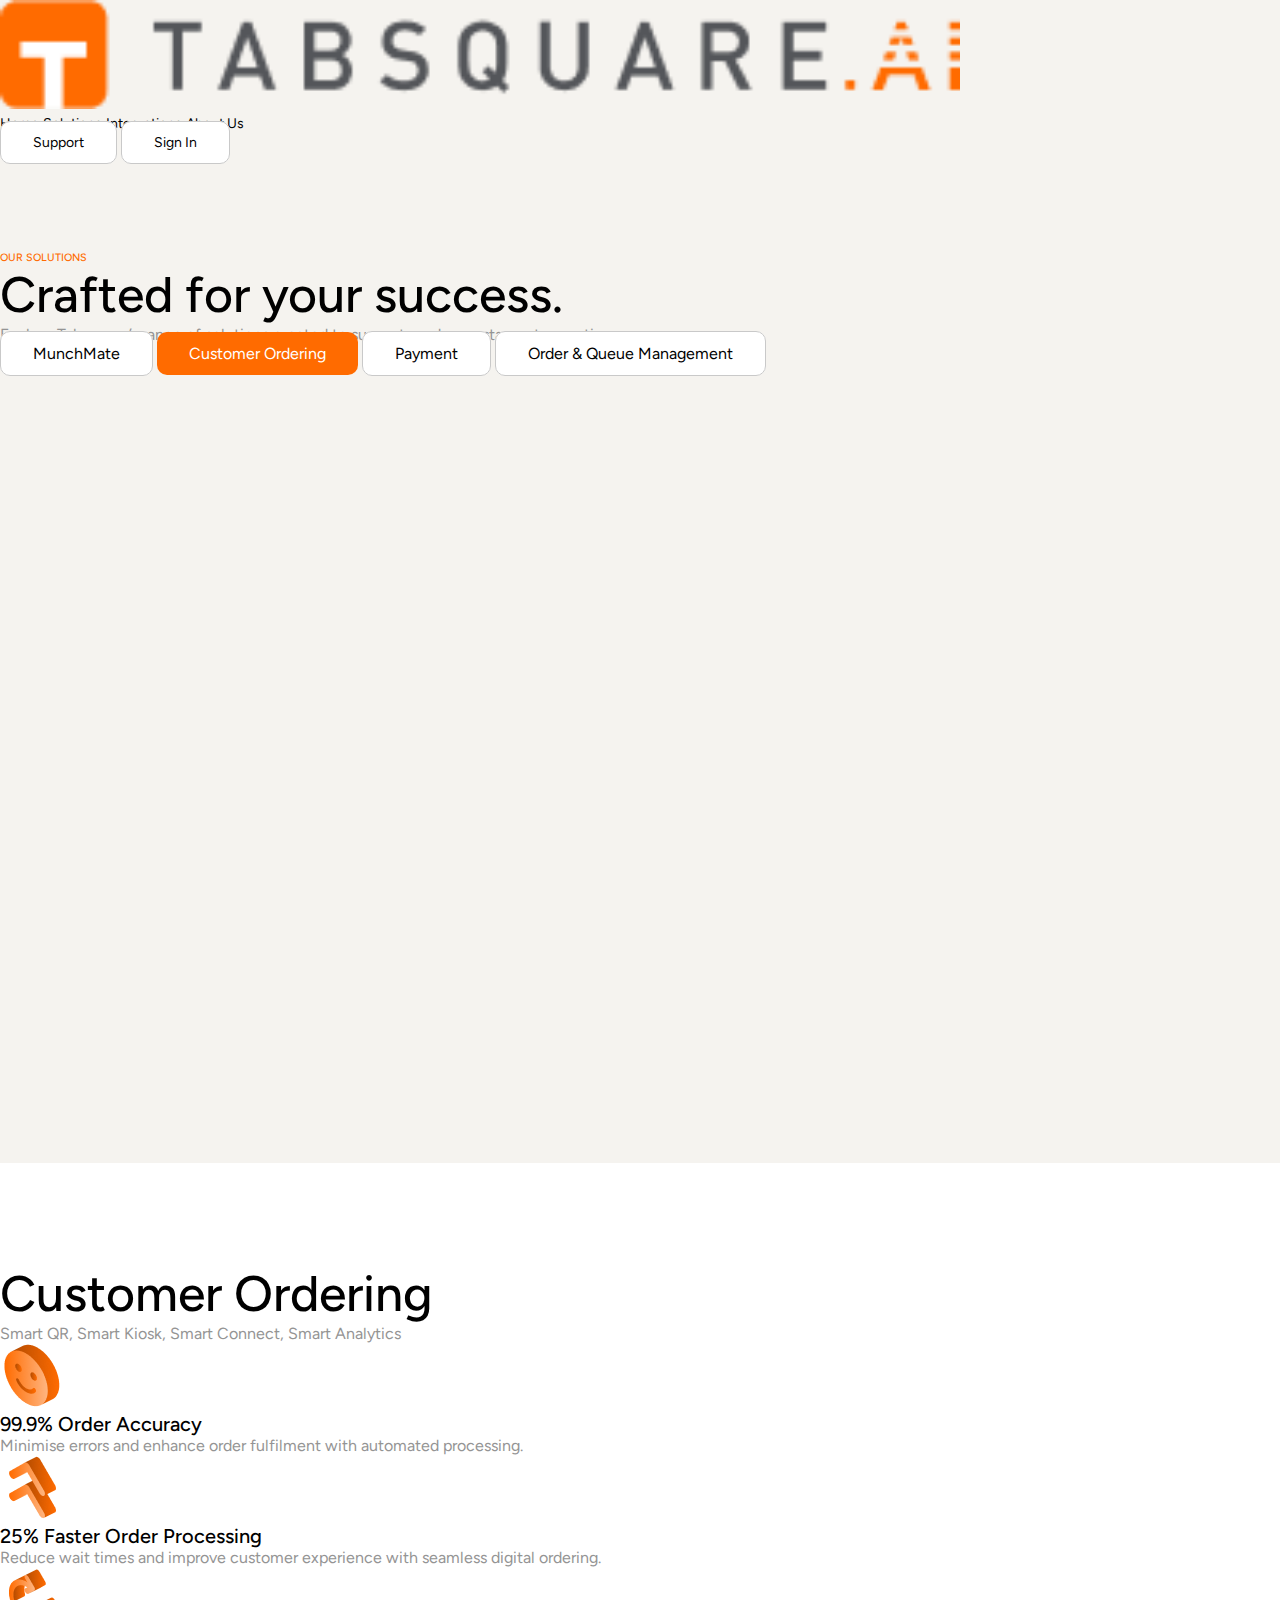
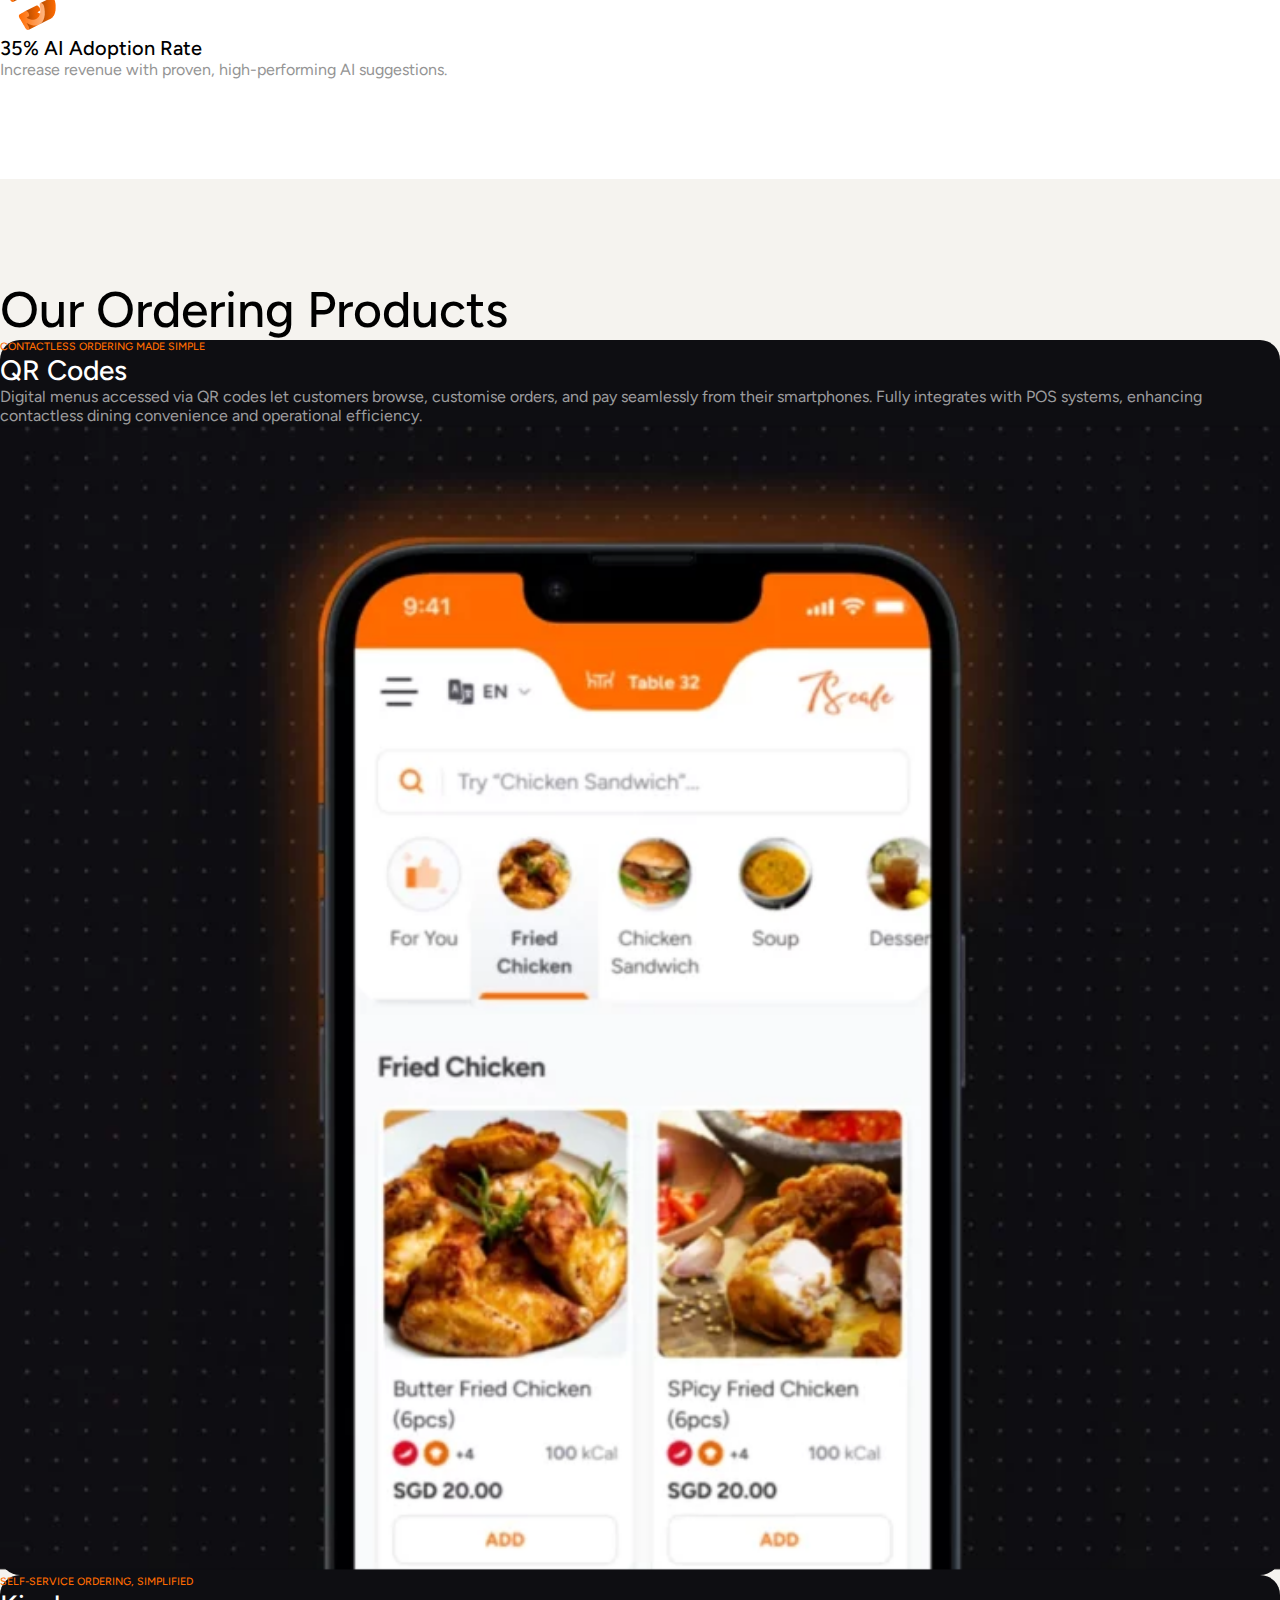
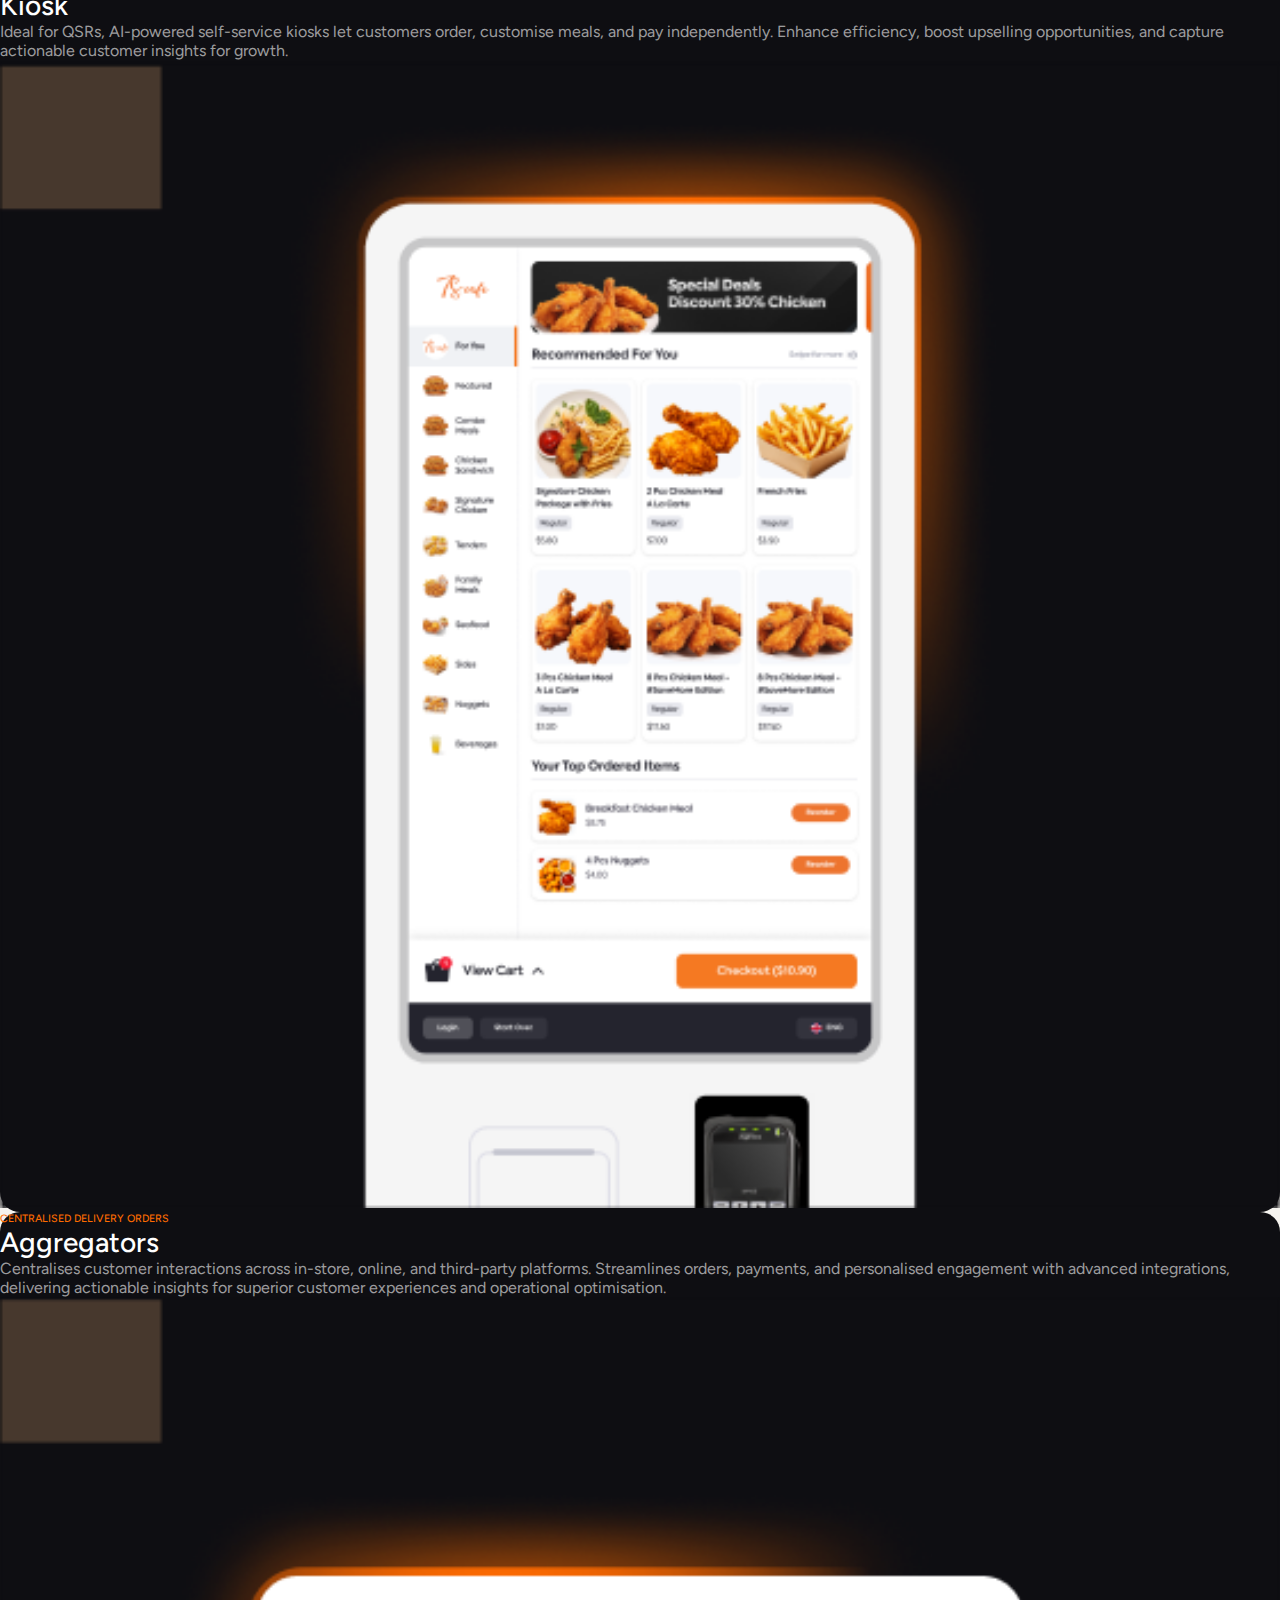
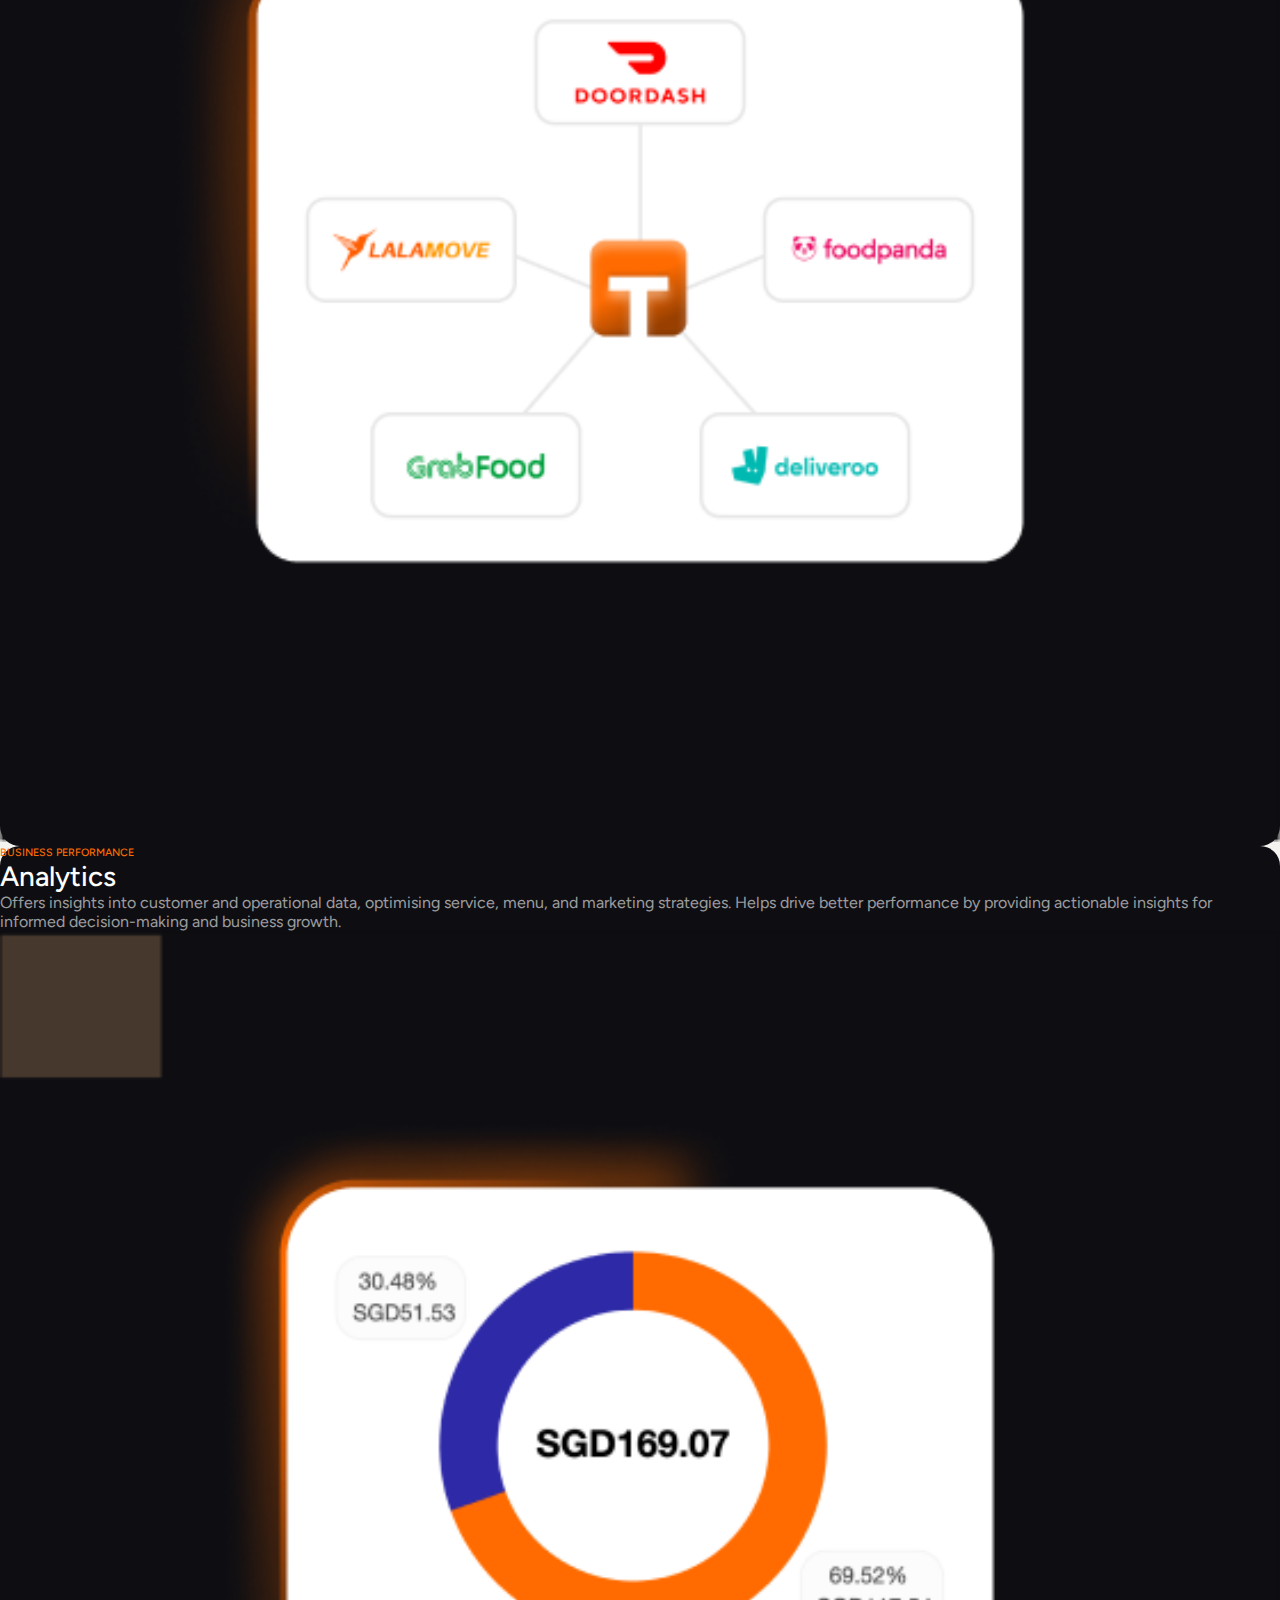
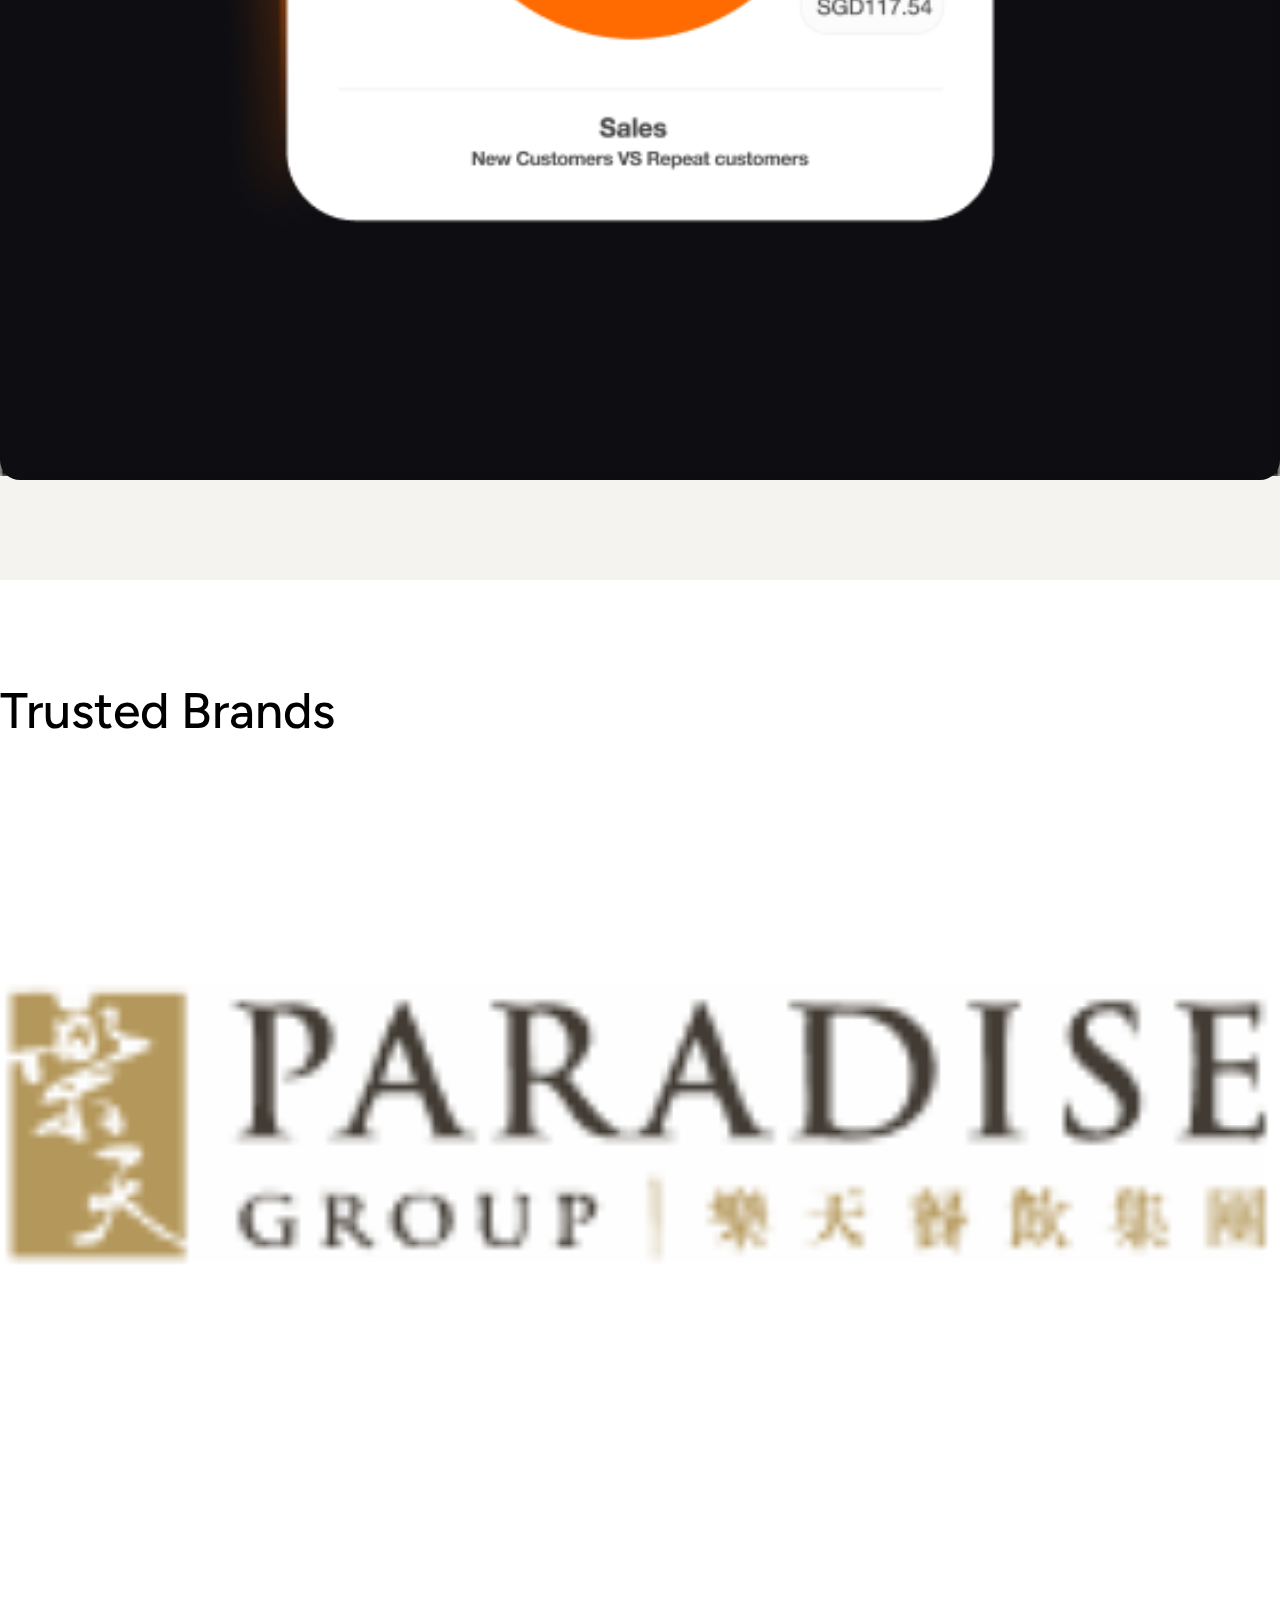
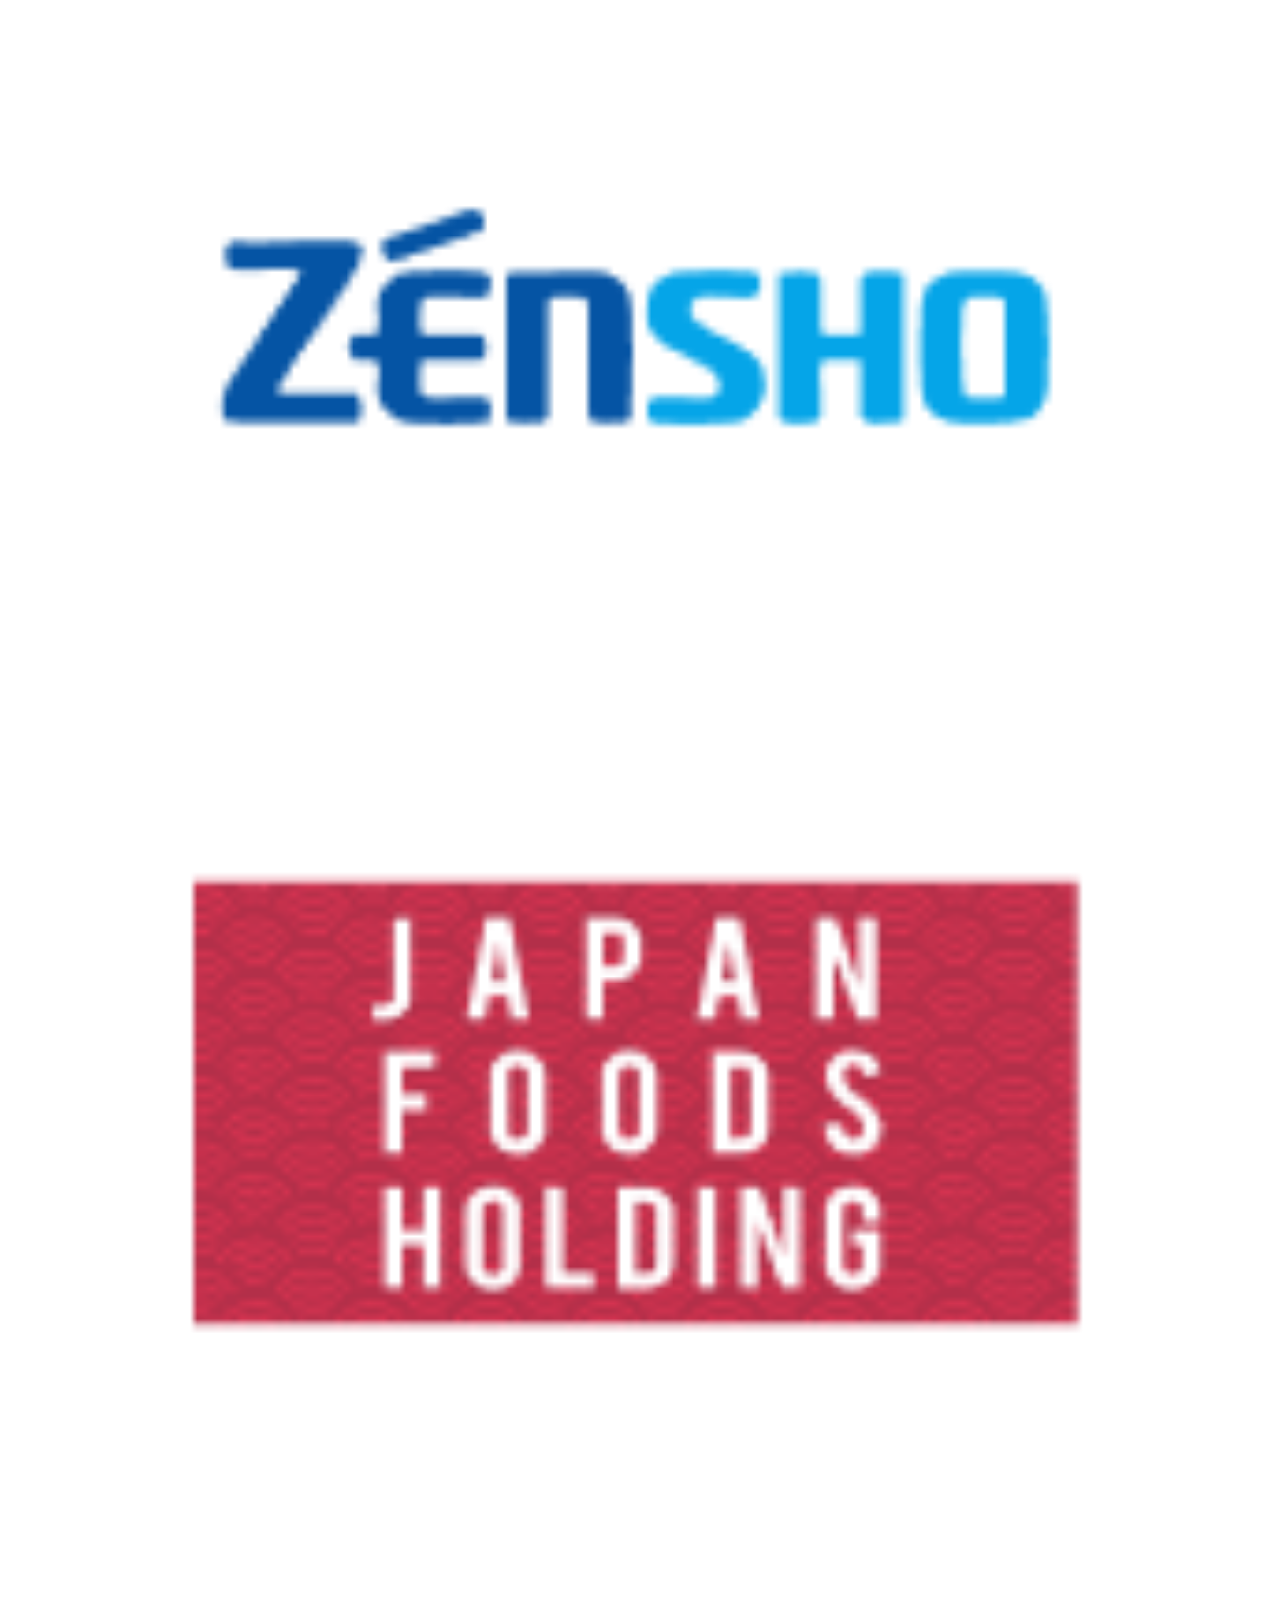
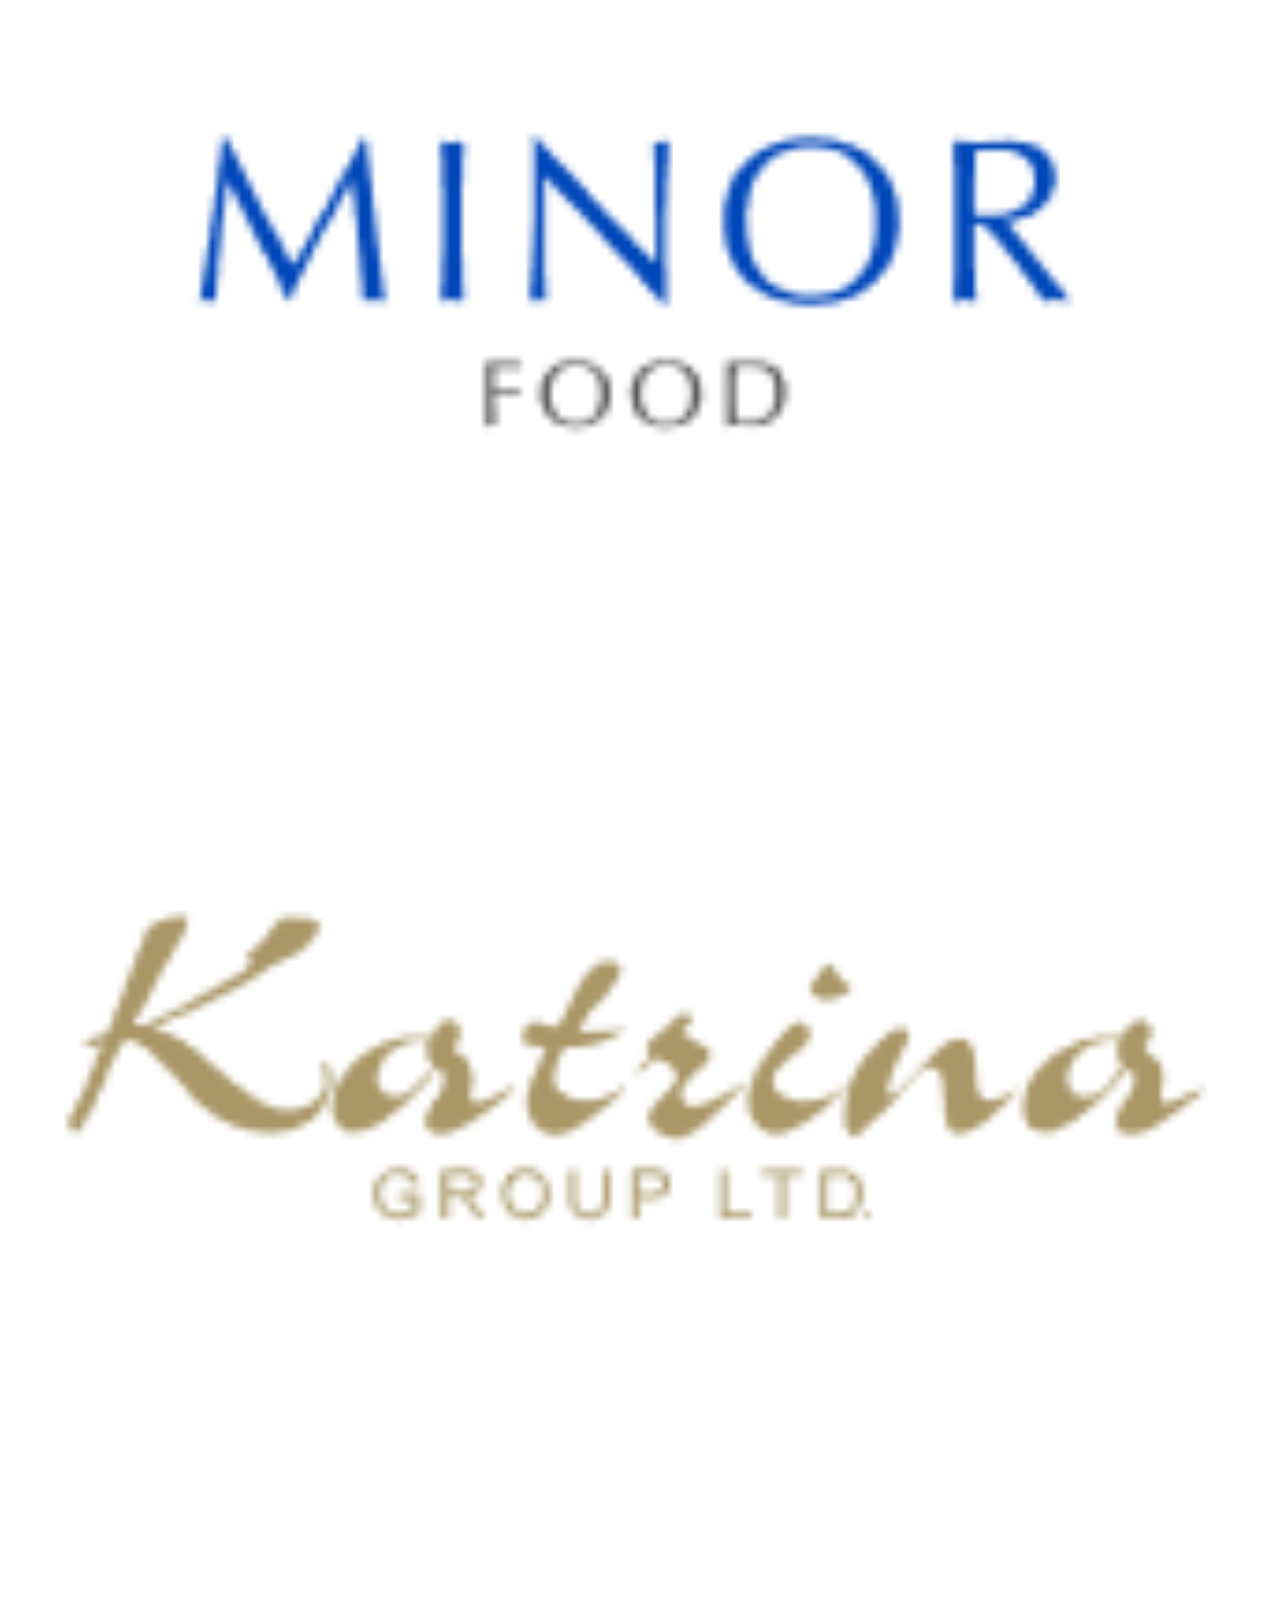
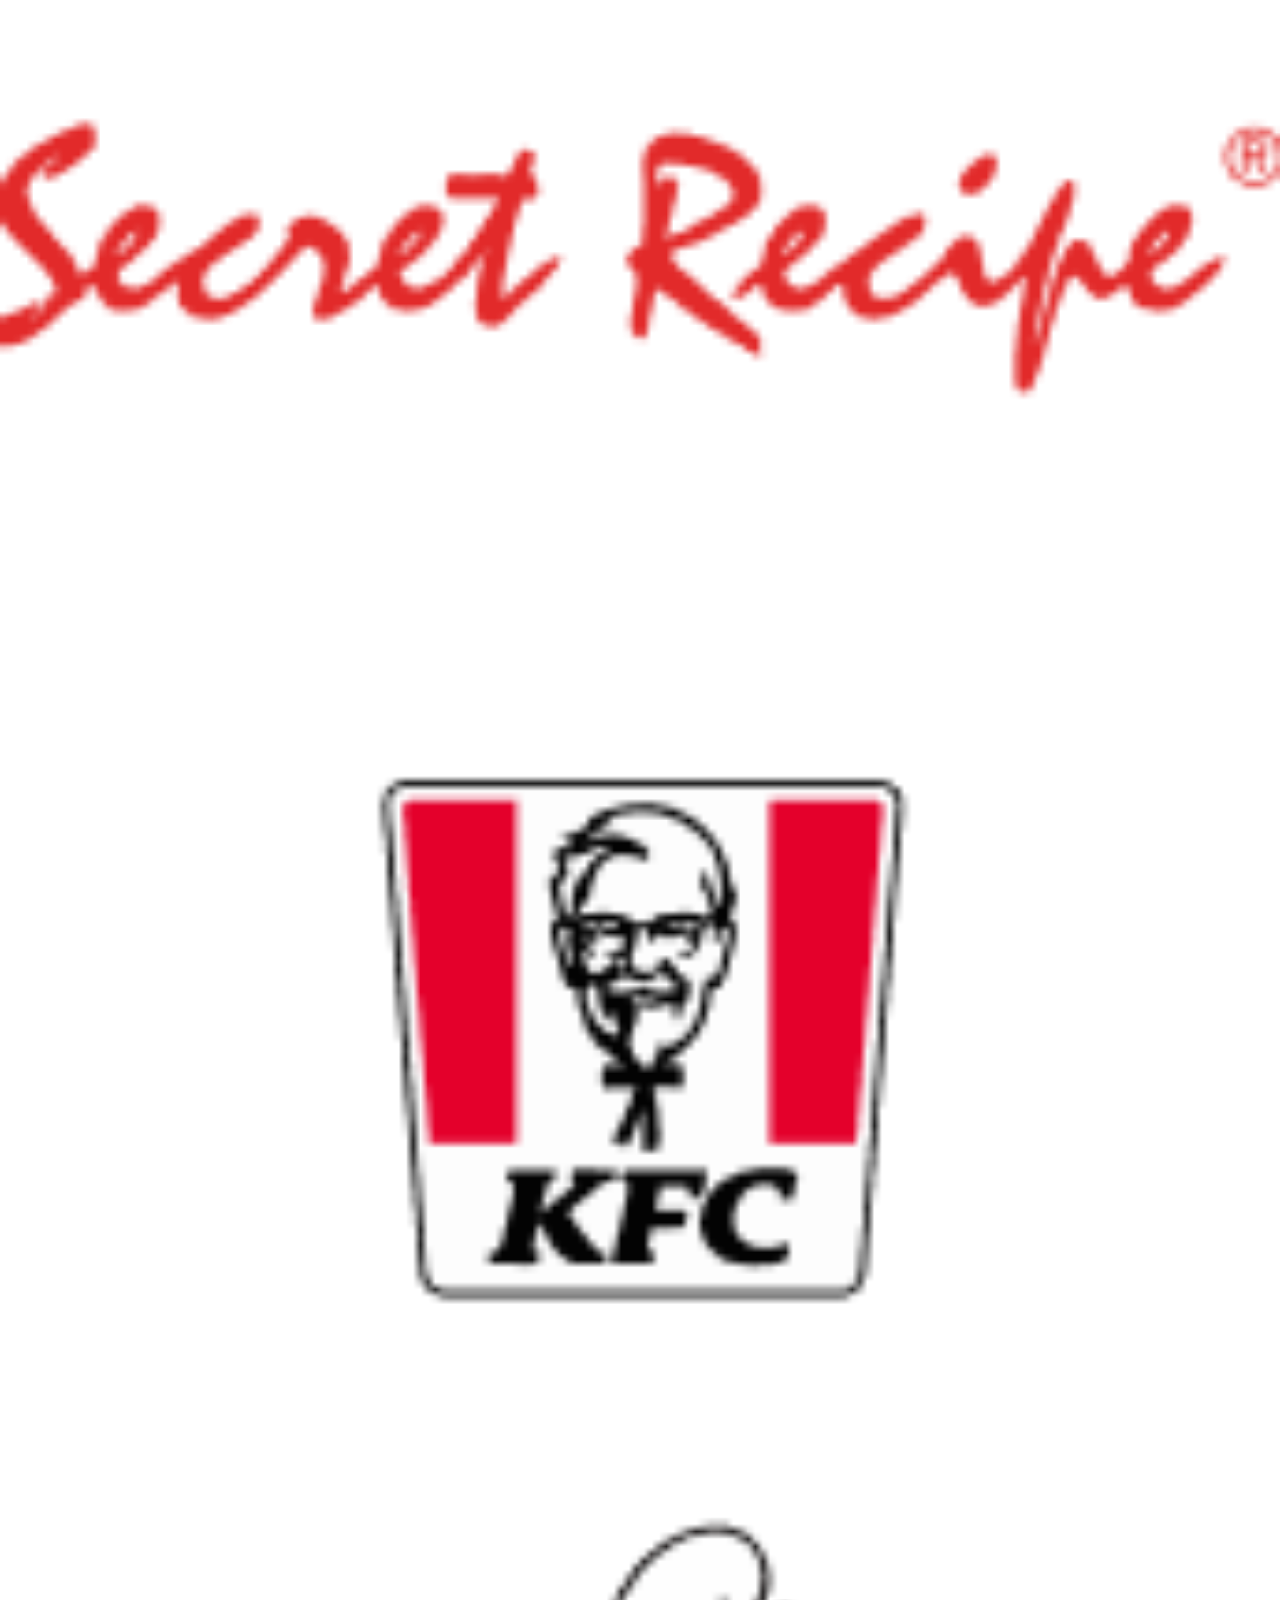
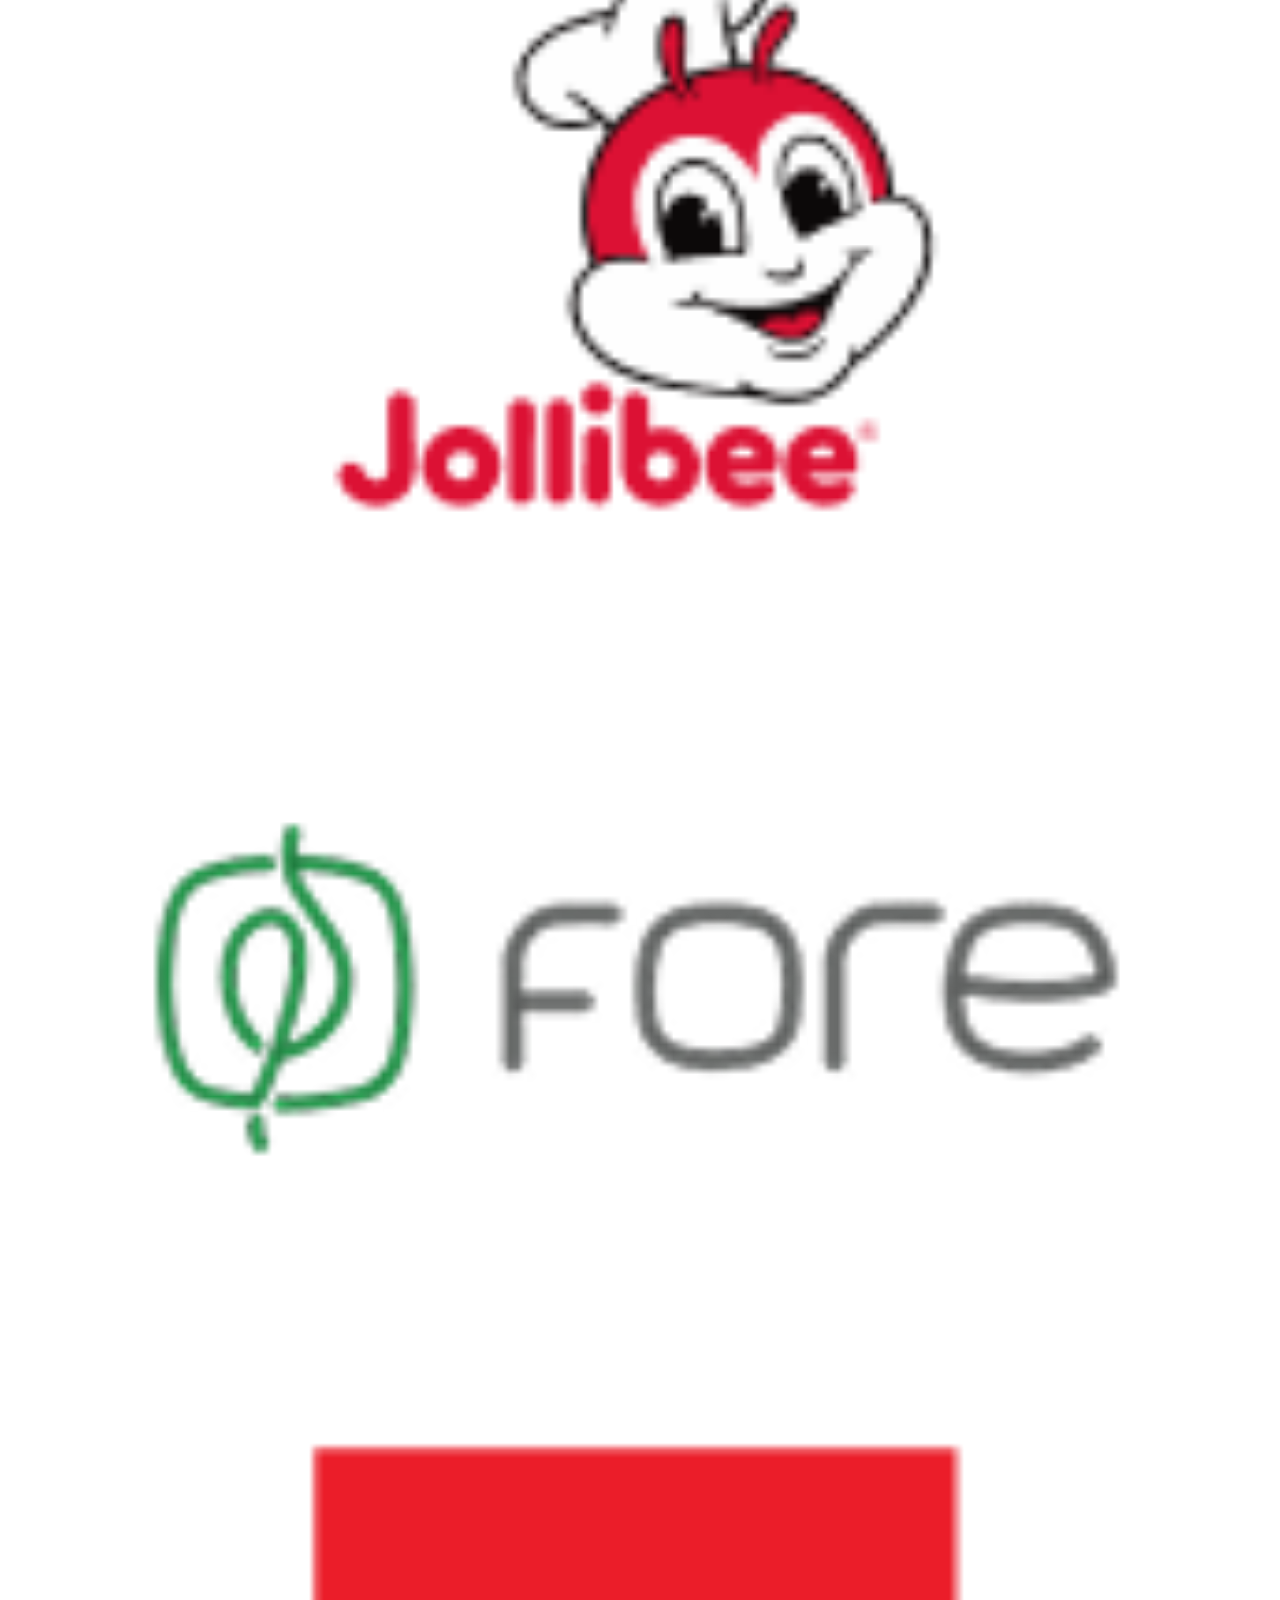
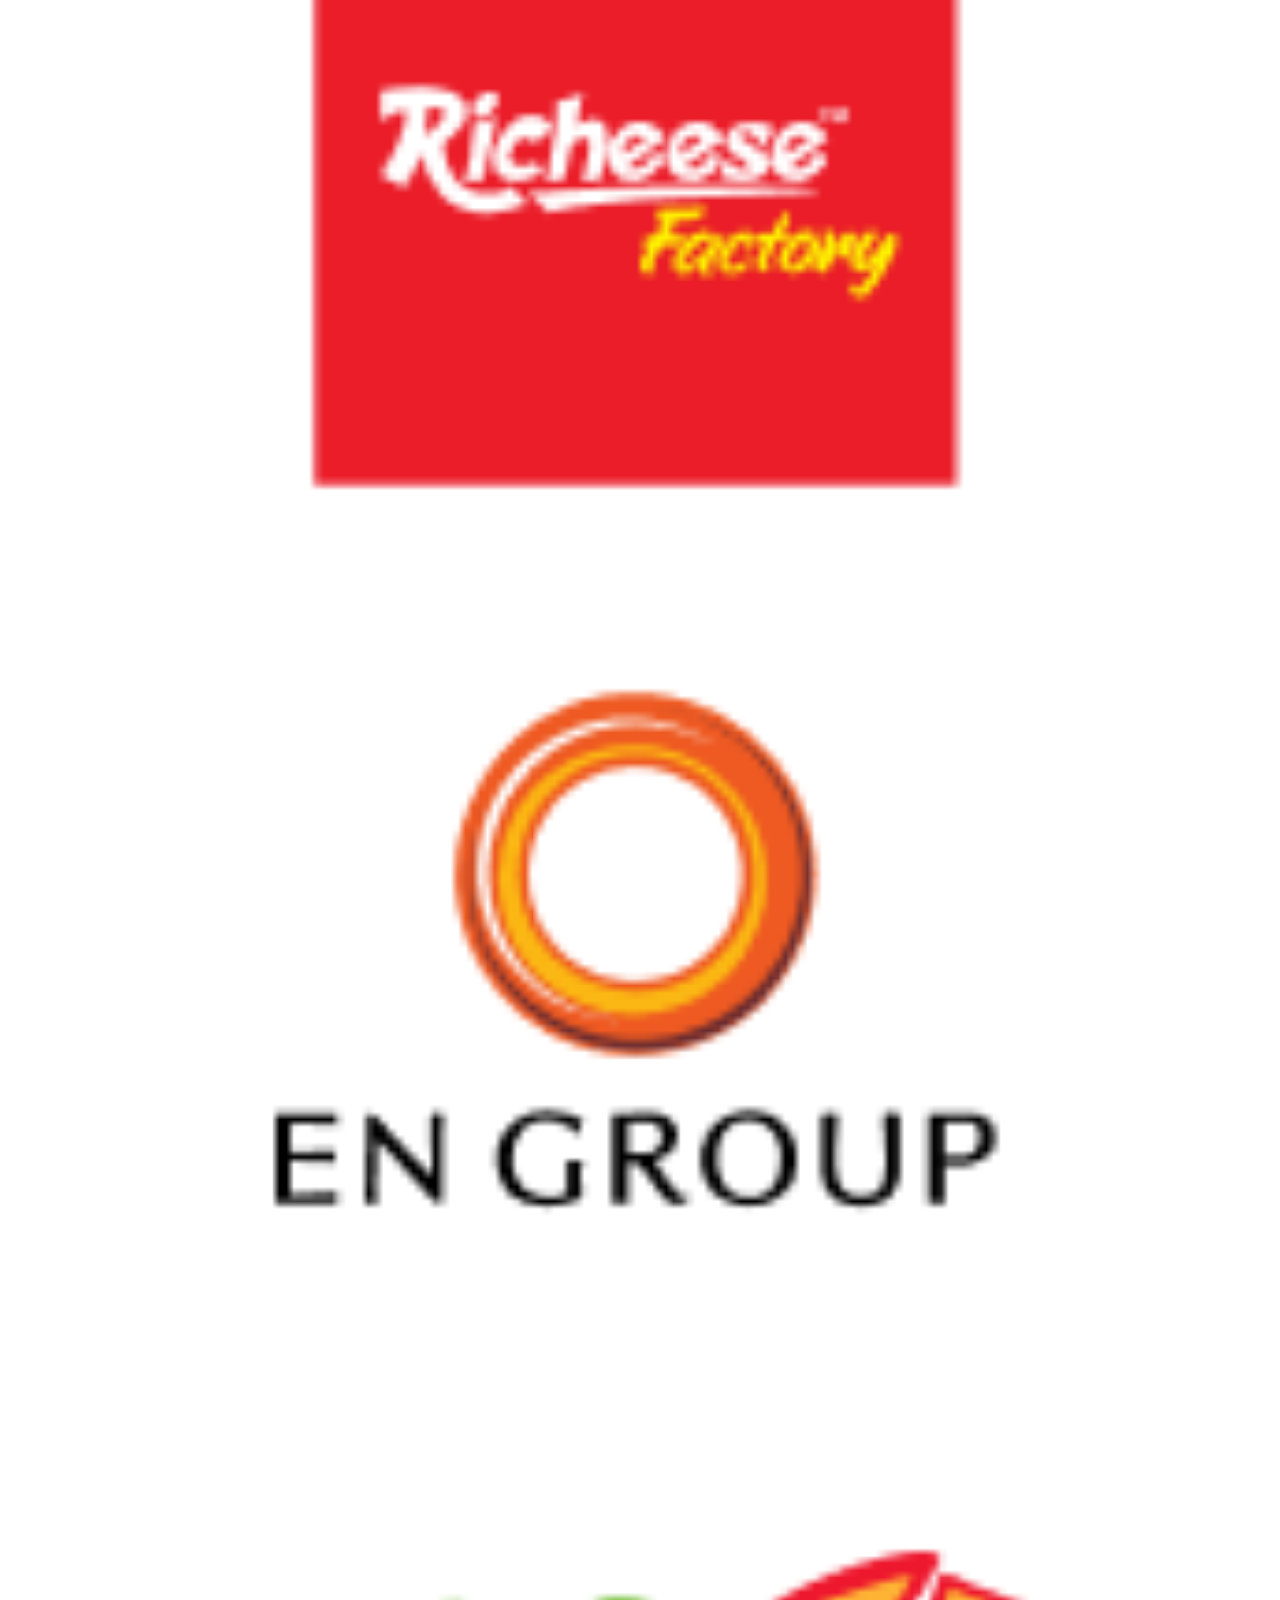
<file: customer.html>
<!DOCTYPE html>
<html lang="en">

<head>
   <meta charset="UTF-8">
   <meta name="viewport" content="width=device-width, initial-scale=1.0">
   <title>TabSqaure</title>

   <link rel="preconnect" href="https://fonts.googleapis.com">
   <link rel="preconnect" href="https://fonts.gstatic.com" crossorigin>
   <link href="https://fonts.googleapis.com/css2?family=Figtree:ital,wght@0,300..900;1,300..900&display=swap"
      rel="stylesheet">

   <link href="https://cdn.jsdelivr.net/npm/bootstrap@5.3.8/dist/css/bootstrap.min.css" rel="stylesheet"
      integrity="sha384-sRIl4kxILFvY47J16cr9ZwB07vP4J8+LH7qKQnuqkuIAvNWLzeN8tE5YBujZqJLB" crossorigin="anonymous">

   <link rel="stylesheet" href="./style.css">
</head>

<body>
   <!-- Header section -->

   <header class="header-section">
      <div class="container">
         <div class="header-wrapper p-3">
            <div class="row align-items-center gap-md-0 gap-3">
               <div class="col-md-5">
                  <div class="text-md-start text-center d-inline-block">
                     <img width="75%" src="./Img/Header/logo.png" alt="">
                  </div>
               </div>
               <div class="col-md-7">
                  <div class="d-flex align-items-center justify-content-md-end justify-content-center gap-4">
                     <nav class="d-flex gap-4">
                        <a href="./index.html">Home</a>
                        <a href="./solution.html">Solutions</a>
                        <a href="./integration.html">Integrations</a>
                        <a href="./about.html">About Us</a>
                     </nav>

                     <div class="d-none d-lg-flex gap-4">
                        <a href="./support.html" class="my-sec-btn">Support</a>
                        <a href="#" class="my-sec-btn">Sign In</a>
                     </div>
                  </div>
               </div>
            </div>
         </div>
      </div>
   </header>

   <!-- Customer section -->

   <section class="customer-section">
      <div class="container">
         <div class="customer-wrapper text-center">
            <h6 class="mb-3">
               OUR SOLUTIONS
            </h6>
            <h2 class="mb-3">
               Crafted for your success.
            </h2>
            <p class="mb-5">
               Explore Tabsquare’s range of solutions created to support modern restaurant operations.
            </p>

            <div class="d-flex justify-content-center align-items-center gap-3 flex-wrap  mb-5">
               <a href="./solution.html" class="my-sec-btn flex-grow-1">MunchMate</a>
               <a href="./customer.html" class="my-pri-btn flex-grow-1">Customer Ordering</a>
               <a href="./payment.html" class="my-sec-btn flex-grow-1">Payment</a>
               <a href="./order.html" class="my-sec-btn flex-grow-1">Order & Queue Management</a>
            </div>

            <div>
               <iframe width="100%" src="https://www.youtube.com/embed/uc1WaQPTjjw" frameborder="0"></iframe>
            </div>
         </div>
      </div>
   </section>

   <!-- Customer stat section -->

   <section class="customer-stat-section">
      <div class="container">
         <div class="mb-5 text-md-start text-center">
            <h2>
               Customer Ordering
            </h2>
            <p>
               Smart QR, Smart Kiosk, Smart Connect, Smart Analytics
            </p>
         </div>

         <div class="customer-stat-wrapper text-md-start text-center">
            <div class="row">
               <div class="col-lg-4 col-md-6">
                  <div class="mb-lg-0 mb-4">
                     <img src="./Img/Customer/1.png" alt="">
                     <h5 class="my-3">99.9% Order Accuracy</h5>
                     <p>
                        Minimise errors and enhance order fulfilment with automated
                        processing.
                     </p>
                  </div>
               </div>
               <div class="col-lg-4 col-md-6">
                  <div class="mb-lg-0 mb-4">
                     <img src="./Img/Customer/2.png" alt="">
                     <h5 class="my-3">25% Faster Order Processing</h5>
                     <p>
                        Reduce wait times and improve customer experience with
                        seamless digital ordering.
                     </p>
                  </div>
               </div>
               <div class="col-lg-4">
                  <div>
                     <img src="./Img/Customer/3.png" alt="">
                     <h5 class="my-3">35% AI Adoption Rate</h5>
                     <p>Increase revenue with proven, high-performing AI suggestions.</p>
                  </div>
               </div>
            </div>
         </div>
      </div>
   </section>

   <!-- Customer banner section -->

   <section class="customer-banner-section">
      <div class="container">
         <div>
            <h2 class="mb-5">Our Ordering Products</h2>
         </div>
         <div class="customer-banner-wrapper">
            <div class="row mb-5 align-items-center">
               <div class="col-lg-6">
                  <div class="p-4">
                     <h6 class="mb-4">CONTACTLESS ORDERING MADE SIMPLE</h6>
                     <h3 class="mb-4">QR Codes</h3>
                     <p class="mb-5">
                        Digital menus accessed via QR codes let customers browse, customise orders, and pay seamlessly from their smartphones. Fully integrates with POS systems, enhancing contactless dining convenience and operational efficiency.
                     </p>
                  </div>
               </div>
               <div class="col-lg-6">
                  <div>
                     <img width="100%" src="./Img/Customer/icon-1.png" alt="">
                  </div>
               </div>
            </div>
            <div class="row mb-5 align-items-center">
               <div class="col-lg-6">
                  <div class="p-4">
                     <h6 class="mb-4">SELF-SERVICE ORDERING, SIMPLIFIED</h6>
                     <h3 class="mb-4">Kiosk</h3>
                     <p class="mb-5">
                        Ideal for QSRs, AI-powered self-service kiosks let customers order, customise meals, and pay independently. Enhance efficiency, boost upselling opportunities, and capture actionable customer insights for growth.
                     </p>
                  </div>
               </div>
               <div class="col-lg-6">
                  <div>
                     <img width="100%" src="./Img/Customer/icon-2.png" alt="">
                  </div>
               </div>
            </div>
            <div class="row mb-5 align-items-center">
               <div class="col-lg-6">
                  <div class="p-4">
                     <h6 class="mb-4">CENTRALISED DELIVERY ORDERS</h6>
                     <h3 class="mb-4">Aggregators</h3>
                     <p class="mb-5">
                        Centralises customer interactions across in-store, online, and third-party platforms. Streamlines orders, payments, and personalised engagement with advanced integrations, delivering actionable insights for superior customer experiences and operational optimisation.
                     </p>
                  </div>
               </div>
               <div class="col-lg-6">
                  <div>
                     <img width="100%" src="./Img/Customer/icon-3.png" alt="">
                  </div>
               </div>
            </div>
            <div class="row align-items-center">
               <div class="col-lg-6">
                  <div class="p-4">
                     <h6 class="mb-4">BUSINESS PERFORMANCE</h6>
                     <h3 class="mb-4">Analytics</h3>
                     <p class="mb-5">
                        Offers insights into customer and operational data, optimising service, menu, and marketing strategies. Helps drive better performance by providing actionable insights for informed decision-making and business growth.
                     </p>
                  </div>
               </div>
               <div class="col-lg-6">
                  <div>
                     <img width="100%" src="./Img/Customer/icon-4.png" alt="">
                  </div>
               </div>
            </div>
         </div>
      </div>
   </section>

   <!-- trusted section -->

   <section class="hero-section">
      <div class="container">
         <div class="hero-wrapper text-center">
            <div class="mb-5">
               <h2>
                  Trusted Brands
               </h2>
            </div>

            <div class="row g-4">
               <div class="col-md-2 col-sm-3 col-4">
                  <div>
                     <img width="100%" src="./Img/Hero/1.png" alt="">
                  </div>
               </div>
               <div class="col-md-2 col-sm-3 col-4">
                  <div>
                     <img width="100%" src="./Img/Hero/2.png" alt="">
                  </div>
               </div>
               <div class="col-md-2 col-sm-3 col-4">
                  <div>
                     <img width="100%" src="./Img/Hero/3.png" alt="">
                  </div>
               </div>
               <div class="col-md-2 col-sm-3 col-4">
                  <div>
                     <img width="100%" src="./Img/Hero/4.png" alt="">
                  </div>
               </div>
               <div class="col-md-2 col-sm-3 col-4">
                  <div>
                     <img width="100%" src="./Img/Hero/5.png" alt="">
                  </div>
               </div>
               <div class="col-md-2 col-sm-3 col-4">
                  <div>
                     <img width="100%" src="./Img/Hero/6.png" alt="">
                  </div>
               </div>
               <div class="col-md-2 col-sm-3 col-4">
                  <div>
                     <img width="100%" src="./Img/Hero/7.png" alt="">
                  </div>
               </div>
               <div class="col-md-2 col-sm-3 col-4">
                  <div>
                     <img width="100%" src="./Img/Hero/8.png" alt="">
                  </div>
               </div>
               <div class="col-md-2 col-sm-3 col-4">
                  <div>
                     <img width="100%" src="./Img/Hero/9.png" alt="">
                  </div>
               </div>
               <div class="col-md-2 col-sm-3 col-4">
                  <div>
                     <img width="100%" src="./Img/Hero/10.png" alt="">
                  </div>
               </div>
               <div class="col-md-2 col-sm-3 col-4">
                  <div>
                     <img width="100%" src="./Img/Hero/11.png" alt="">
                  </div>
               </div>
               <div class="col-md-2 col-sm-3 col-4">
                  <div>
                     <img width="100%" src="./Img/Hero/12.png" alt="">
                  </div>
               </div>
               <div class="col-md-2 col-sm-3 col-4">
                  <div>
                     <img width="100%" src="./Img/Hero/13.png" alt="">
                  </div>
               </div>
               <div class="col-md-2 col-sm-3 col-4">
                  <div>
                     <img width="100%" src="./Img/Hero/14.png" alt="">
                  </div>
               </div>
               <div class="col-md-2 col-sm-3 col-4">
                  <div>
                     <img width="100%" src="./Img/Hero/15.png" alt="">
                  </div>
               </div>
               <div class="col-md-2 col-sm-3 col-4">
                  <div>
                     <img width="100%" src="./Img/Hero/16.png" alt="">
                  </div>
               </div>
               <div class="col-md-2 col-sm-3 col-4">
                  <div>
                     <img width="100%" src="./Img/Hero/17.png" alt="">
                  </div>
               </div>
               <div class="col-md-2 col-sm-3 col-4">
                  <div>
                     <img width="100%" src="./Img/Hero/18.png" alt="">
                  </div>
               </div>
            </div>
         </div>
      </div>
   </section>


   <!-- Impact section -->

   <section class="impact-section">
      <div class="container">
         <div class="mb-5">
            <h2>
               Their Journey, Our Impact
            </h2>
            <p>
               Our clients discuss the impact we’ve made on their business
            </p>
         </div>

         <div class="impact-wrapper">
            <div class="row align-items-center flex-lg-row flex-column-reverse">
               <div class="col-lg-7">
                  <div class="d-flex justify-content-md-start ">
                     <div>
                        <h5 class="mb-4">
                           <span class="d-md-block">
                              TabSquare’s AI helped us pivot to takeaway and delivery while adding QR code
                           </span>
                           <span class="d-md-block">
                              ordering for dine-in, maximizing every order with upselling and cross-selling.
                           </span>
                        </h5>
                        <p class="mb-5">Old Town White Coffee, Dennis Loo, General Manager</p>
                        <a href="#" class="my-pri-btn">
                           Watch
                        </a>

                        <div
                           class="d-flex gap-3 align-items-center justify-content-lg-start justify-content-center mt-5">
                           <a href="#">
                              <img src="./Img/Impact/left-arrow.png" alt="">
                           </a>
                           <div>
                              <img src="./Img/Impact/gray.png" alt="">
                           </div>
                           <div>
                              <img src="./Img/Impact/black.png" alt="">
                           </div>
                           <div>
                              <img src="./Img/Impact/gray.png" alt="">
                           </div>
                           <a href="#">
                              <img src="./Img/Impact/right-arrow.png" alt="">
                           </a>
                        </div>
                     </div>
                  </div>
               </div>
               <div class="col-lg-5">
                  <div class="mb-lg-0 mb-5">
                     <div>
                        <img width="100%" src="./Img/Impact/1.png" alt="">
                     </div>
                  </div>
               </div>
            </div>
         </div>
      </div>
   </section>



   <!-- Enhance section -->

   <section class="enhance-section">
      <div class="container">
         <div class="enhance-wrapper">
            <div class="row align-items-center">
               <div class="col-lg-6">
                  <div class="mb-lg-0 mb-4">
                     <h2 class="mb-4">Looking to enhance your operations?</h2>
                     <p class="mb-5">
                        <span class="d-lg-block">
                           Let's explore solutions tailored to your business. Book a consultation, and we'll guide you
                        </span>
                        <span class="d-lg-block">
                           through the best strategies to enhance efficiency and customer experience.
                        </span>
                     </p>
                     <a href="" class="my-sec-btn">
                        Get Started
                     </a>
                  </div>
               </div>
               <div class="col-lg-6">
                  <div>
                     <img width="100%" src="./Img/Enhance/1.png" alt="">
                  </div>
               </div>
            </div>
         </div>
      </div>
   </section>




   <!-- footer section -->
   <footer class="footer-section">
      <div class="container">
         <div class="footer-wrapper">
            <div class="mb-5 d-inline-block">
               <img width="100%" src="./Img/footer/logo.png" alt="">
            </div>

            <div class="row align-items-start mb-5">
               <div class="col-sm-6 col-md-4 col-lg-3">
                  <div class="d-flex flex-column mb-lg-0 mb-4">
                     <h5 class="mb-4">Products</h5>
                     <nav class="d-flex flex-sm-column flex-row flex-wrap gap-md-0 gap-3">
                        <a href="./solution.html">MunchMate</a>
                        <a href="./customer.html">Customer Ordering</a>
                        <a href="./payment.html">Payment</a>
                        <a href="./order.html">Order & Queue Management</a>
                     </nav>
                  </div>
               </div>
               <div class="col-sm-6 col-md-4 col-lg-3">
                  <div class="d-flex flex-column mb-md-0 mb-4">
                     <h5 class="mb-4">Integrations</h5>
                     <nav class="d-flex flex-sm-column flex-row flex-wrap gap-md-0 gap-3">
                        <a href="">POS</a>
                        <a href="">Payment</a>
                        <a href="">CRM</a>
                        <a href="">Aggregators</a>
                     </nav>
                  </div>
               </div>
               <div class="col-sm-6 col-md-4 col-lg-3">
                  <div class="d-flex flex-column mb-md-0 mb-4 gap-md-0 gap-3">
                     <h5 class="mb-4">Resources</h5>
                     <nav class="d-flex flex-sm-column flex-row flex-wrap">
                        <a href="./about.html">About Us</a>
                        <a href="./support.html">Support</a>
                     </nav>
                  </div>
               </div>
               <div class="col-sm-6 col-md-12 col-lg-3">
                  <div>
                     <h5 class="mb-4">Follow us on</h5>
                     <div class="d-flex align-items-center gap-3">
                        <a href="">
                           <img src="./Img/footer/fb.png" alt="">
                        </a>
                        <a href="">
                           <img src="./Img/footer/lin.png" alt="">
                        </a>
                        <a href="">
                           <img src="./Img/footer/in.png" alt="">
                        </a>
                        <a href="">
                           <img src="./Img/footer/yt.png" alt="">
                        </a>
                     </div>
                  </div>
               </div>
            </div>

            <div class="d-flex justify-content-between align-items-center">
               <p class="m-0">
                  Copyright © 2025 TabSquare
               </p>

               <a href="#">
                  Privacy Policy
               </a>
            </div>
         </div>
      </div>
   </footer>
</body>

</html>
</file>
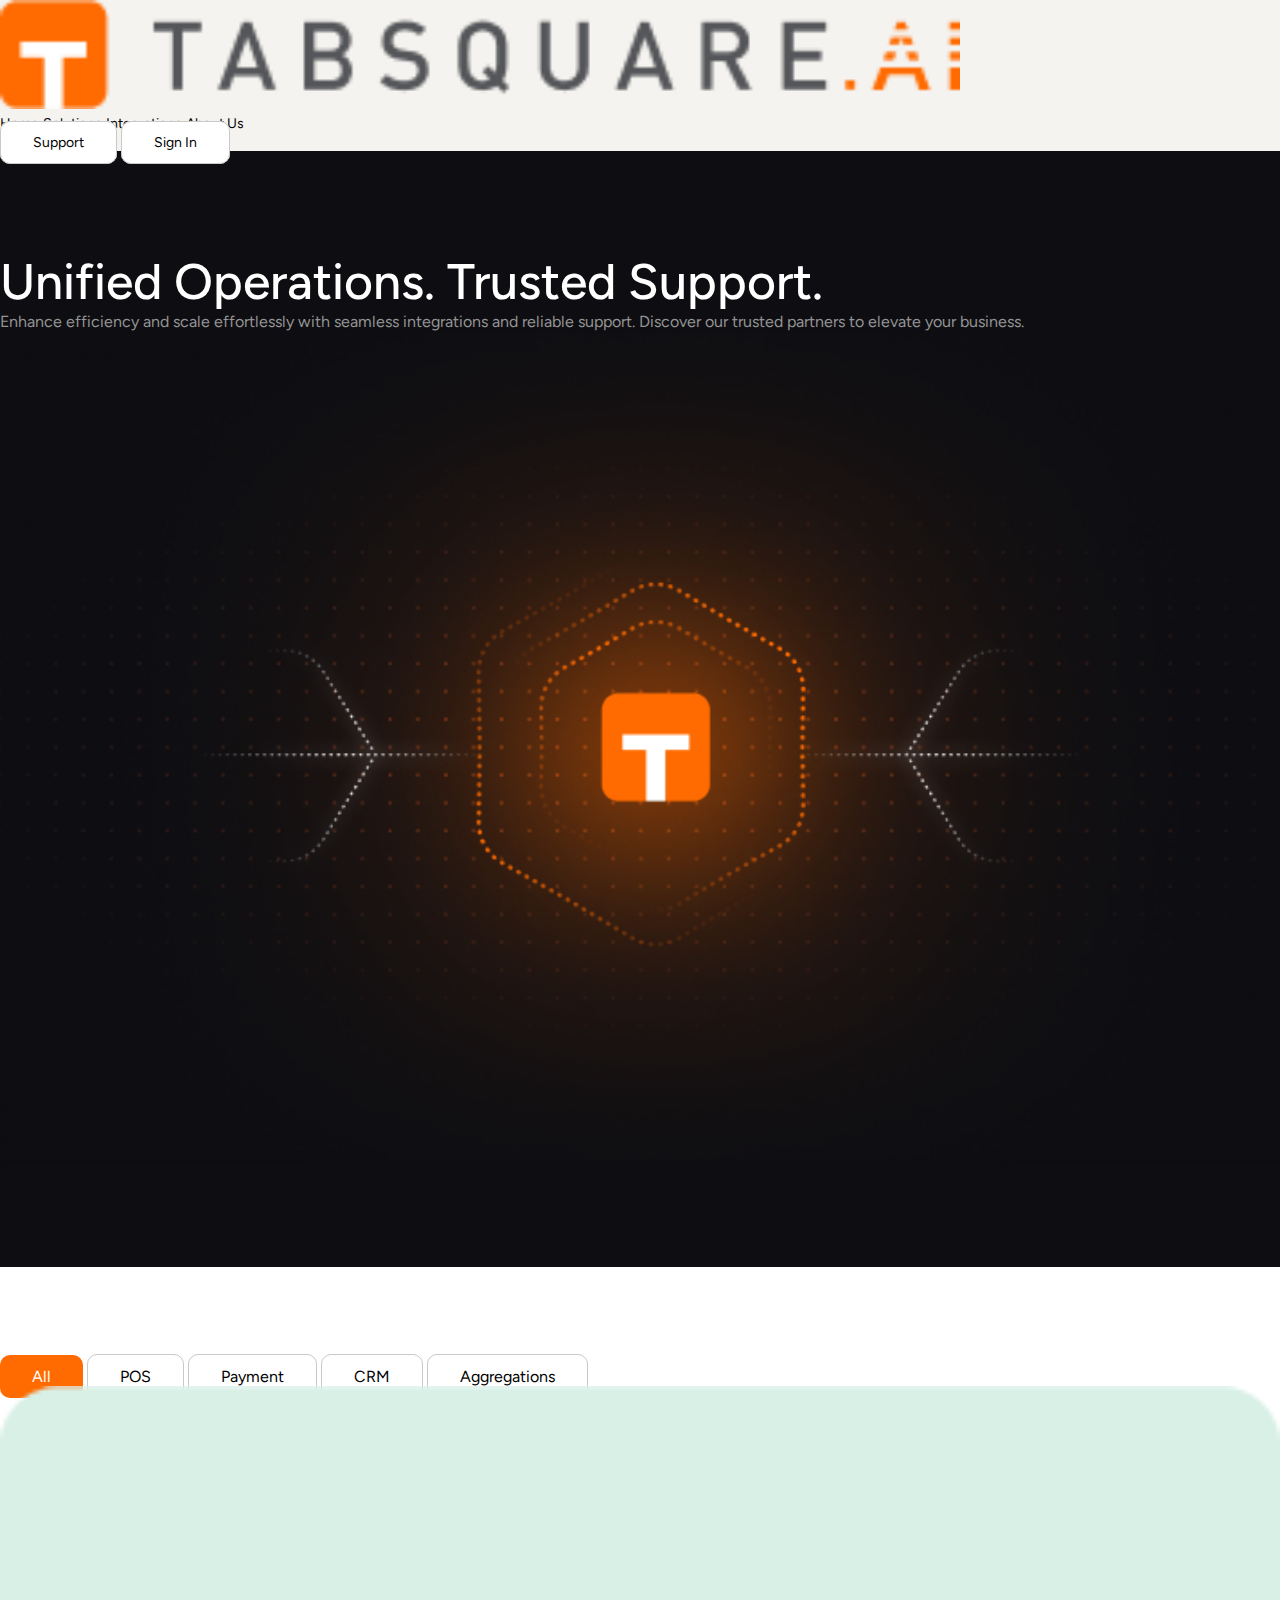
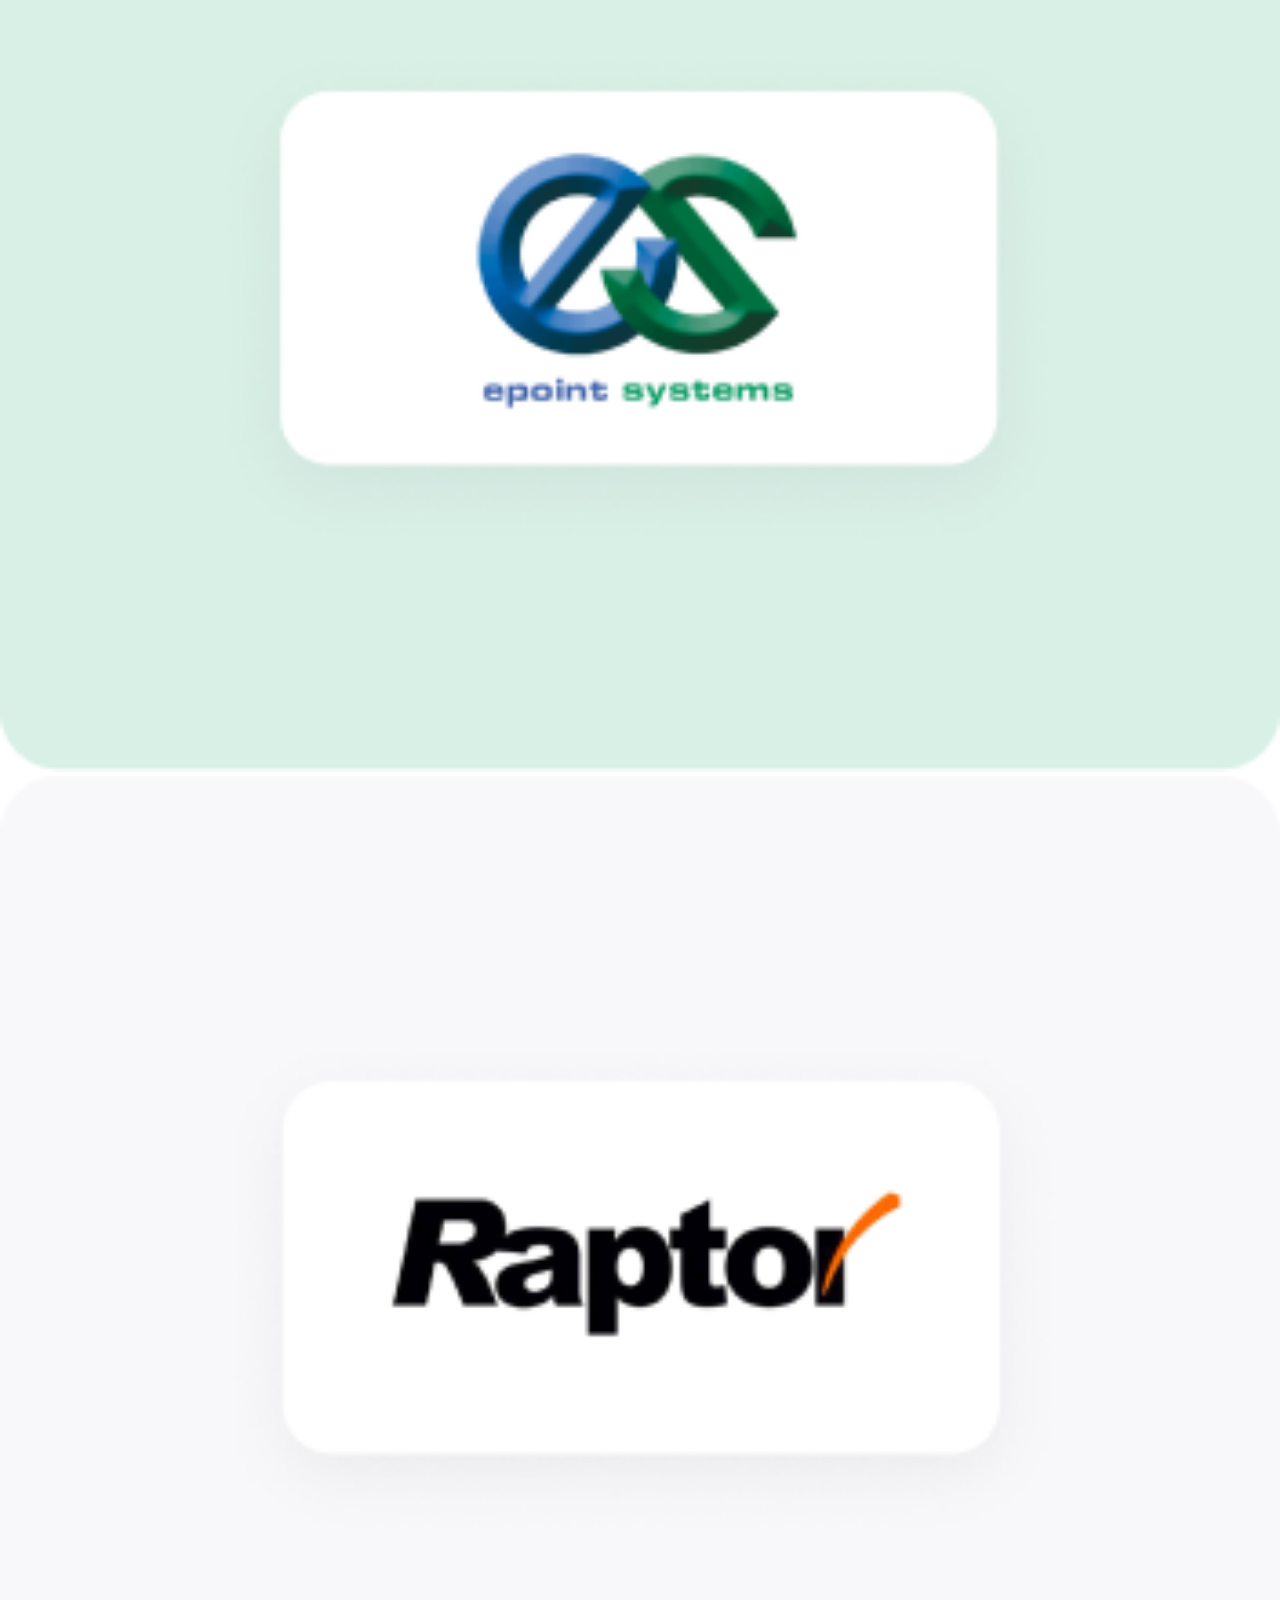
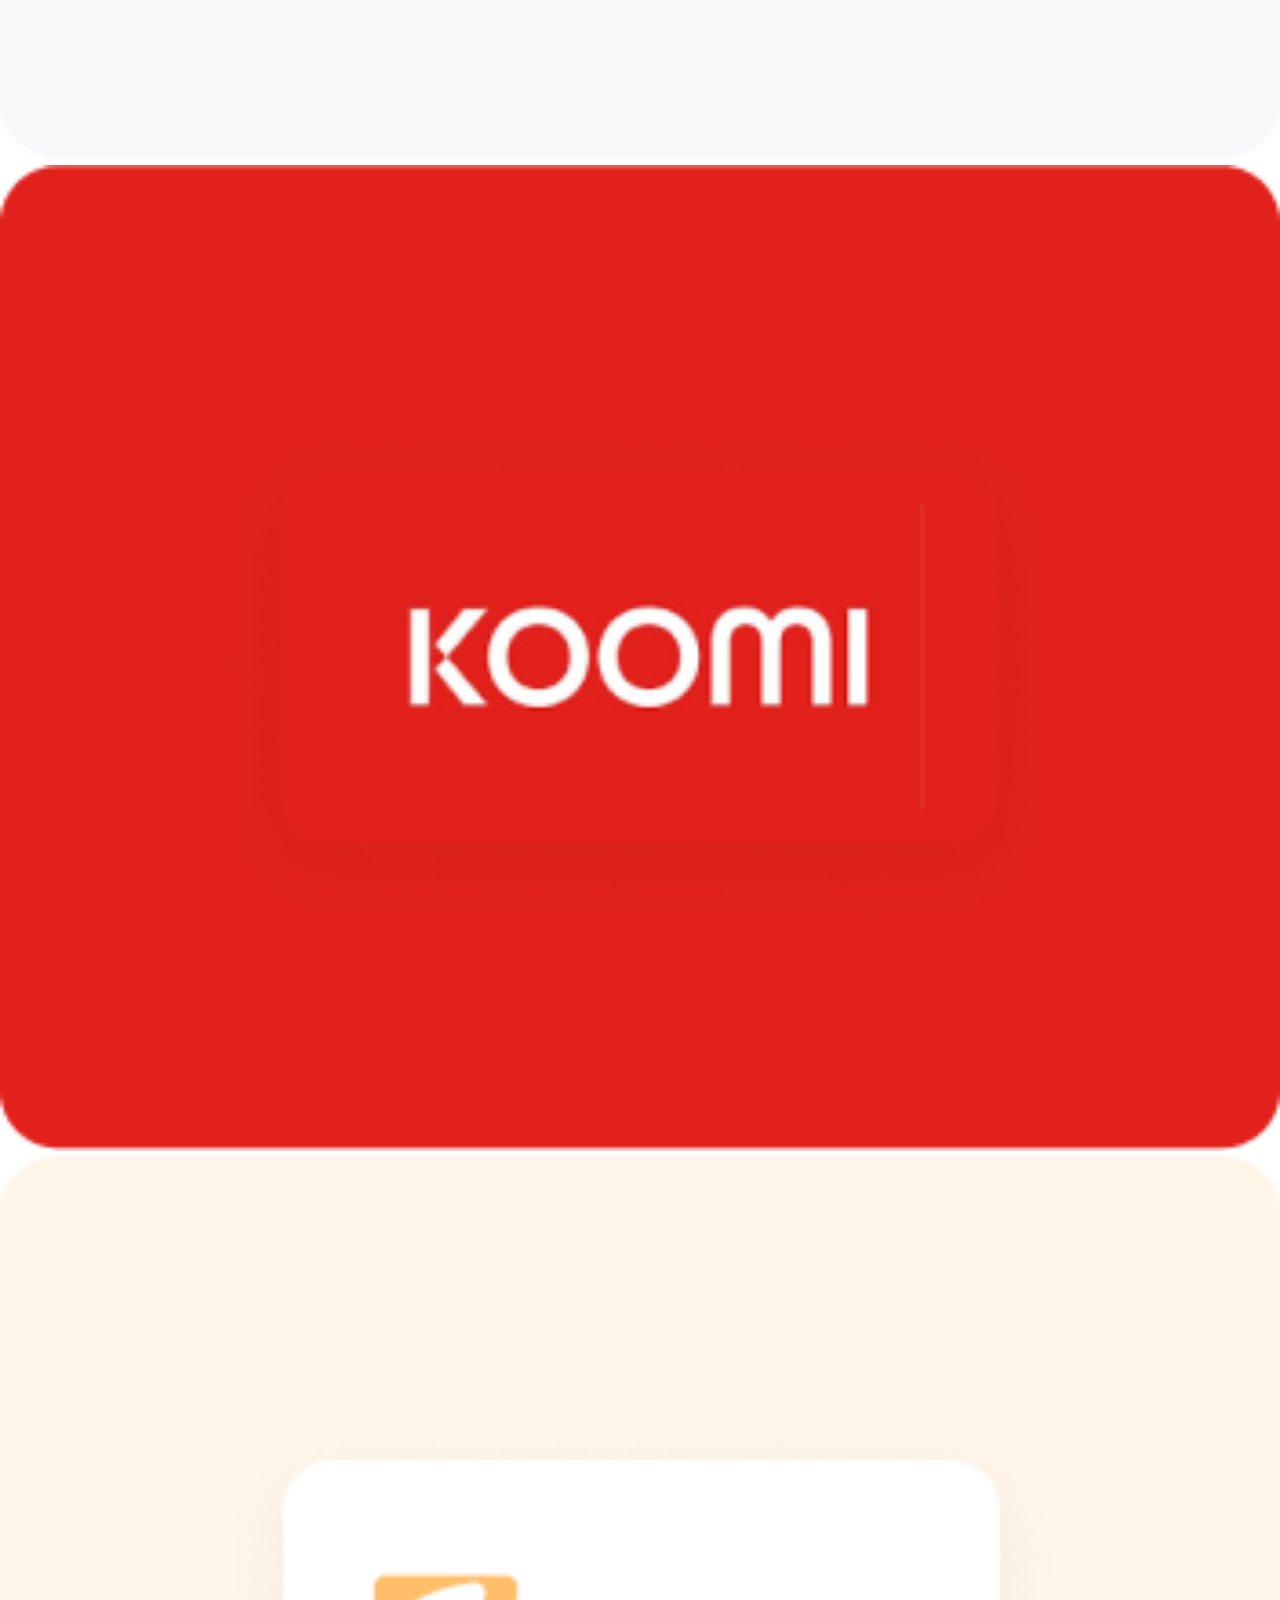
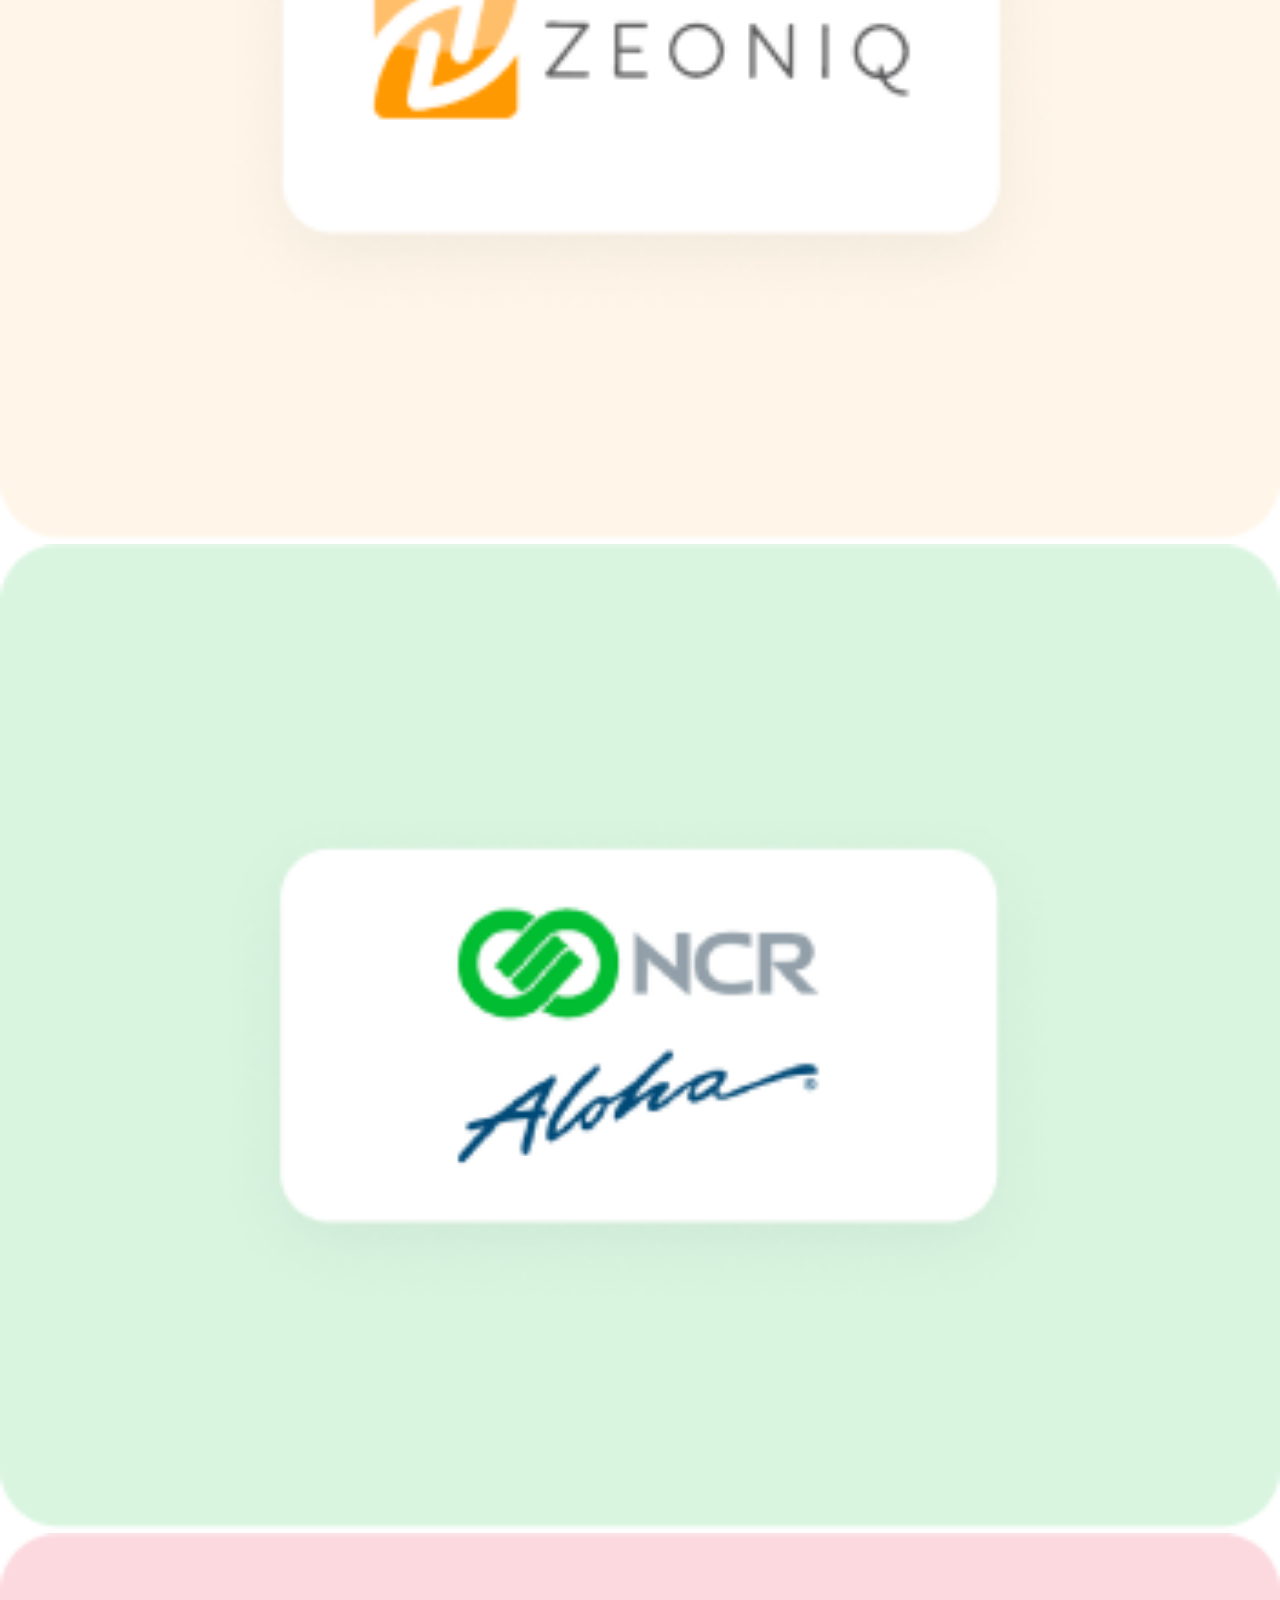
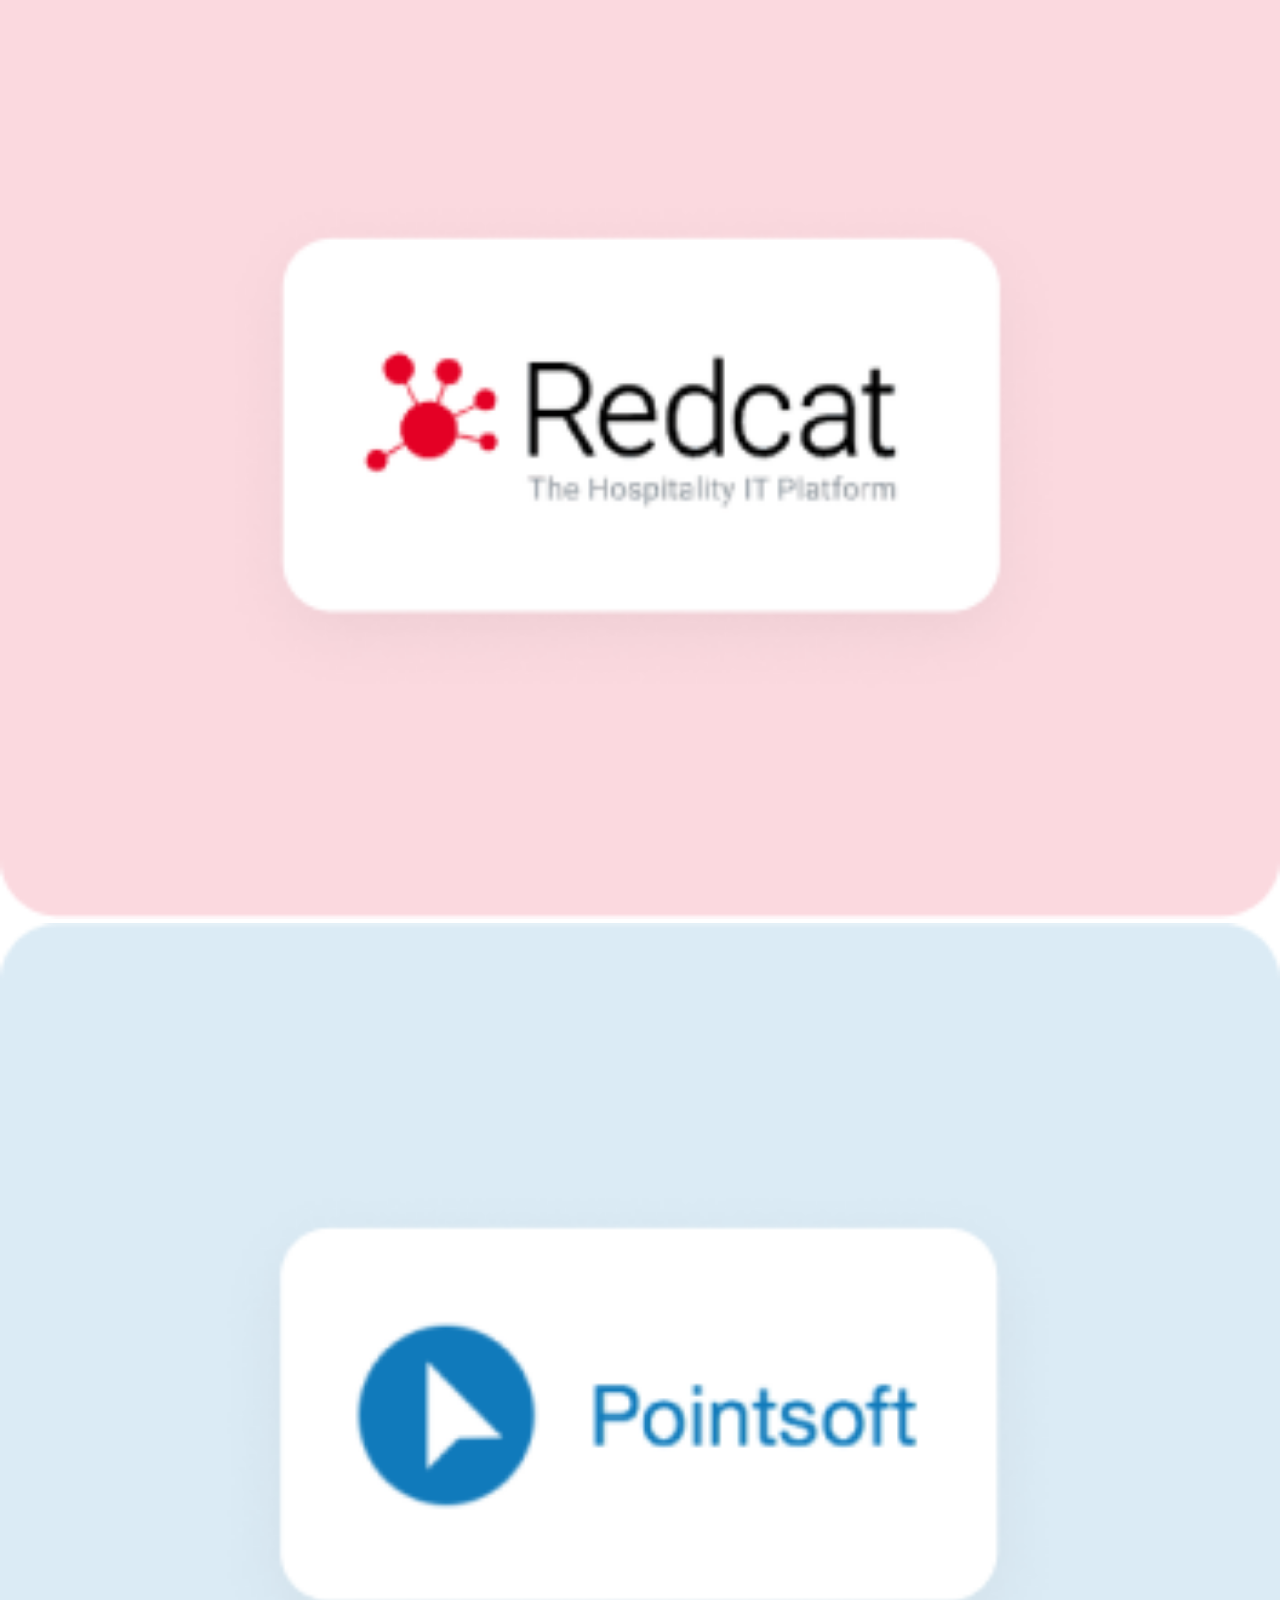
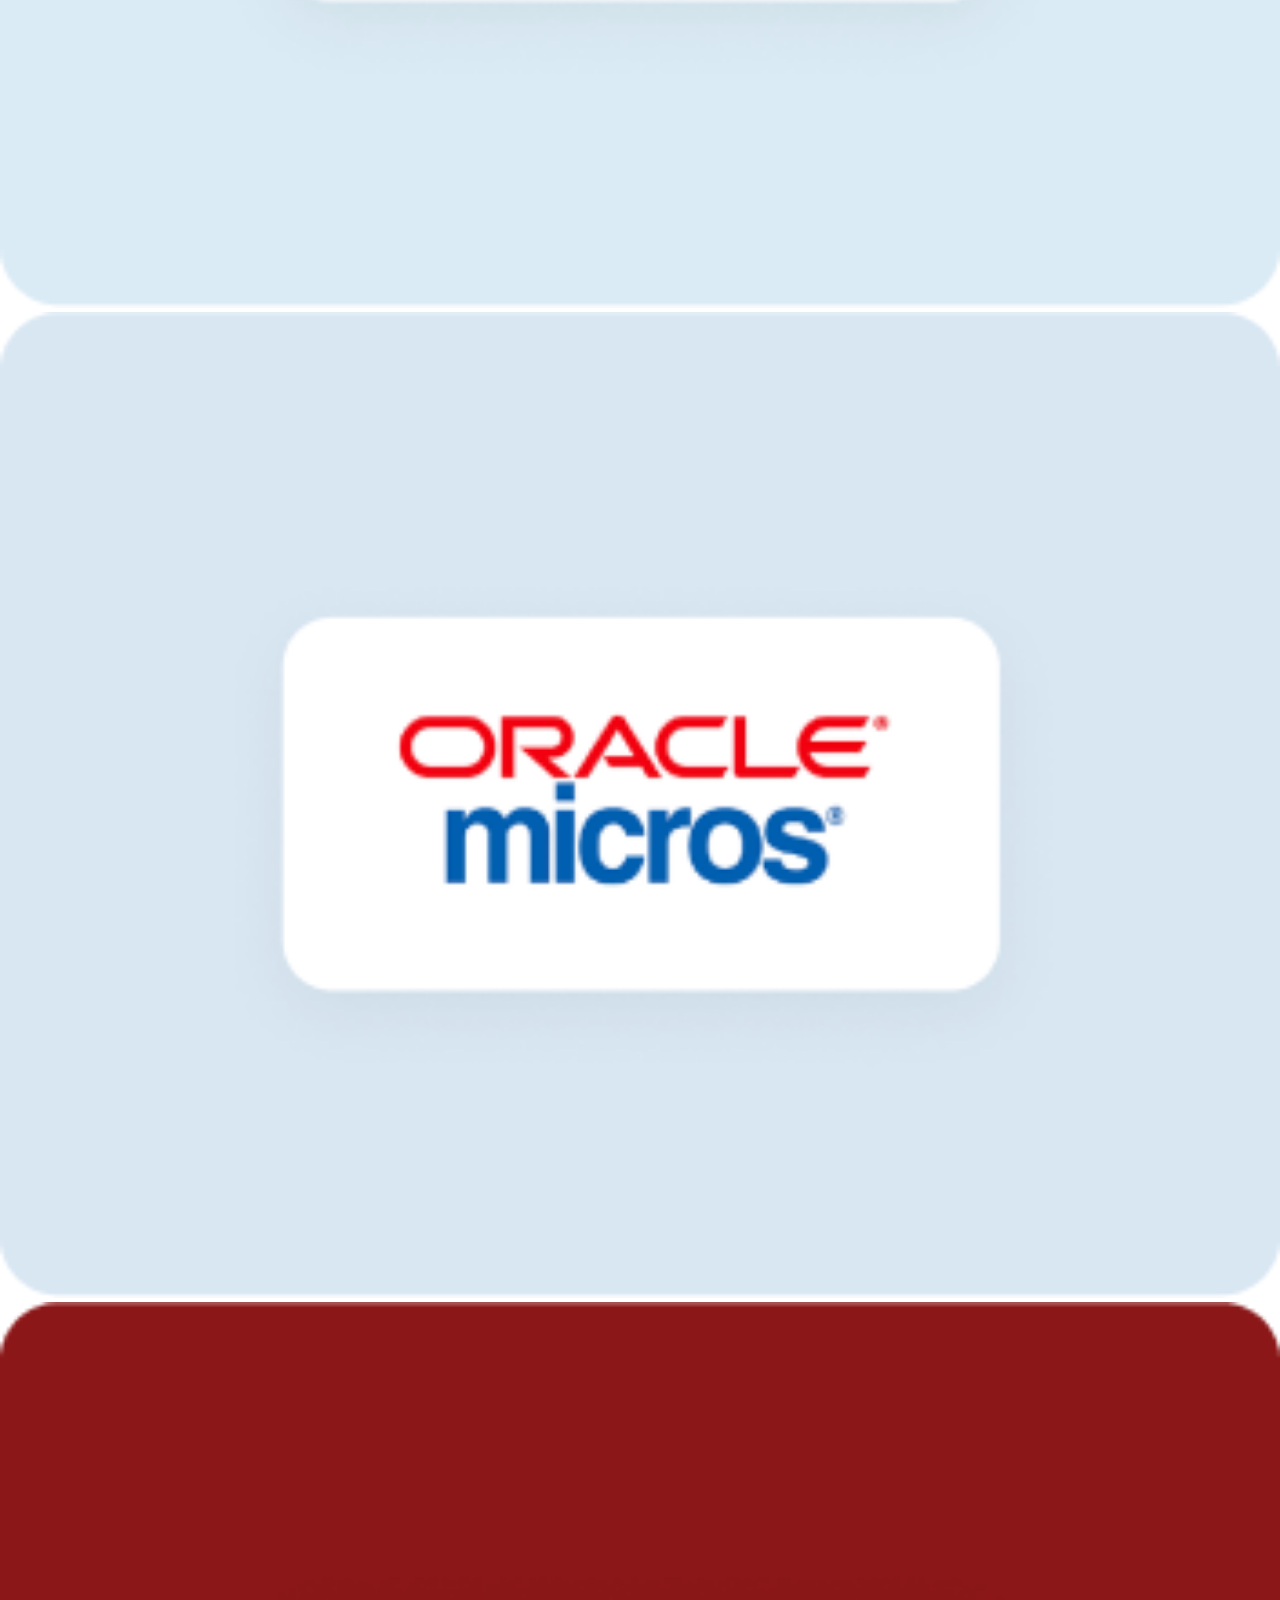
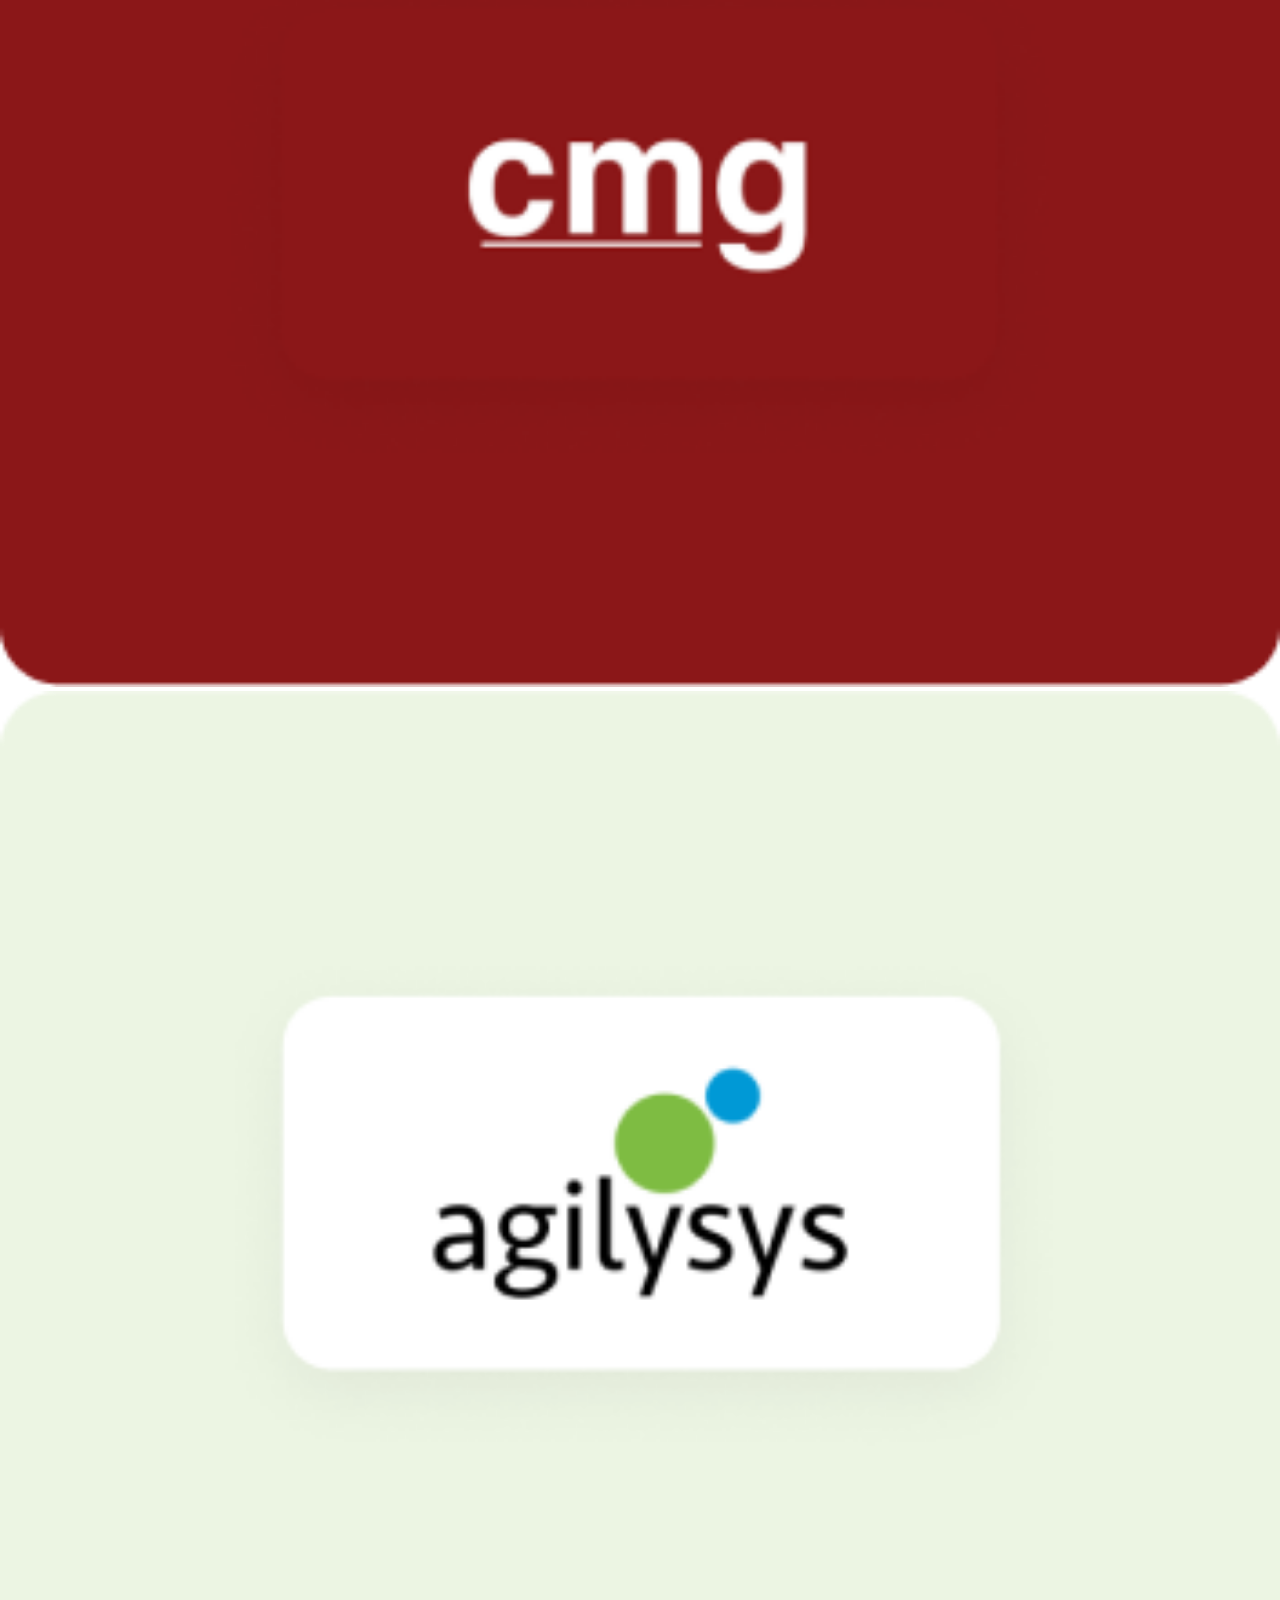
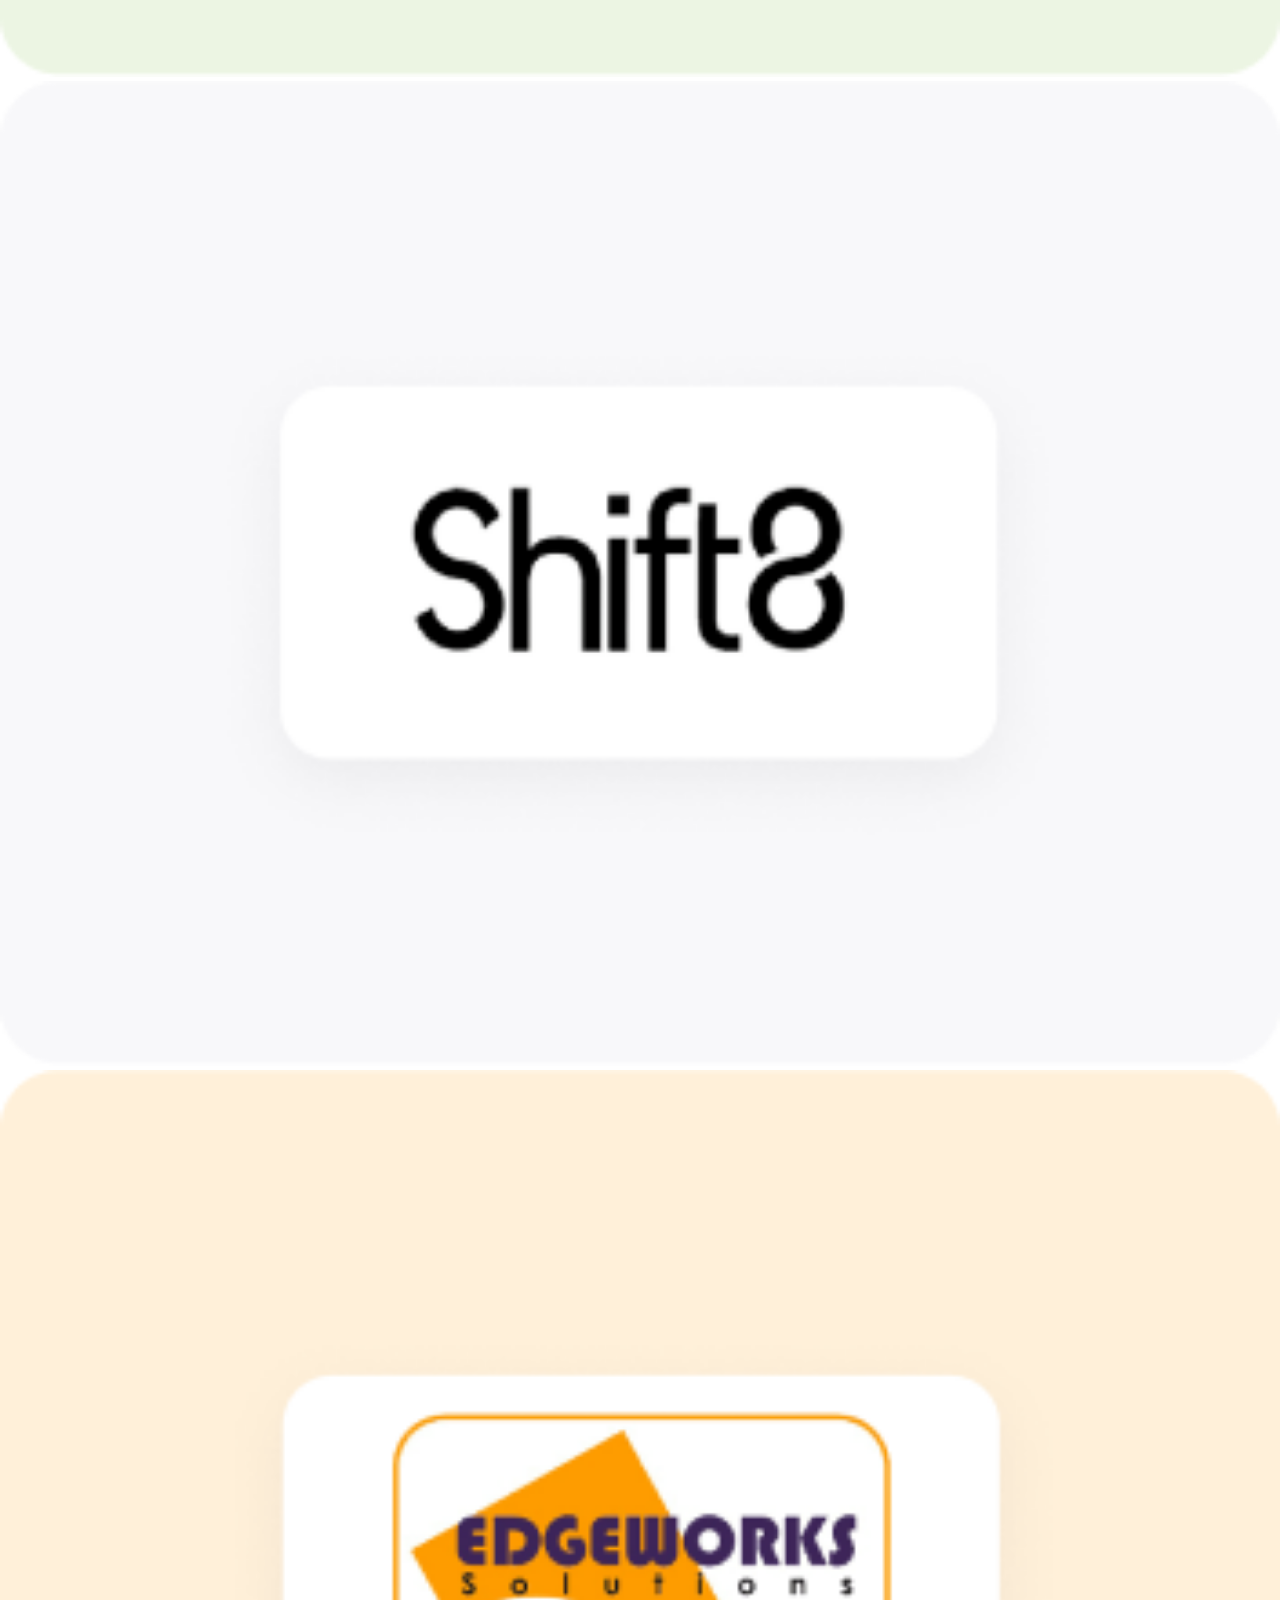
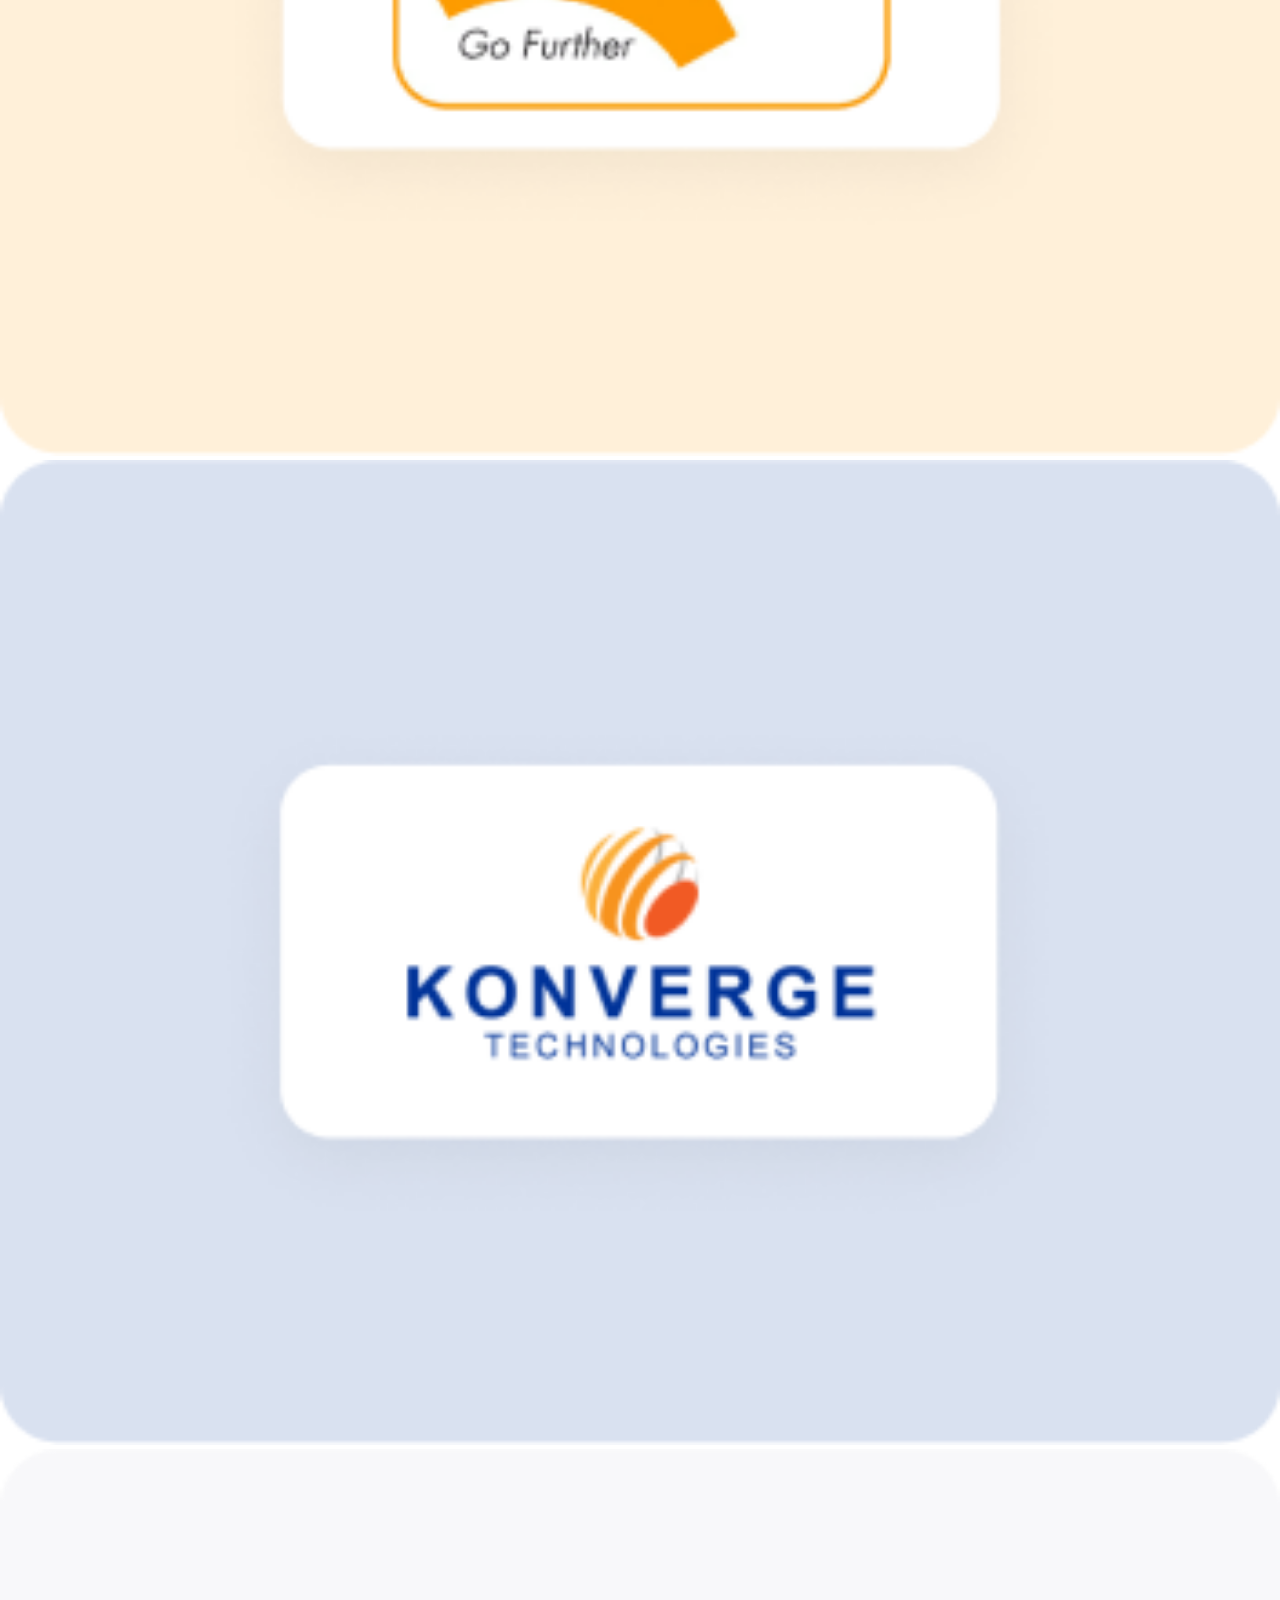
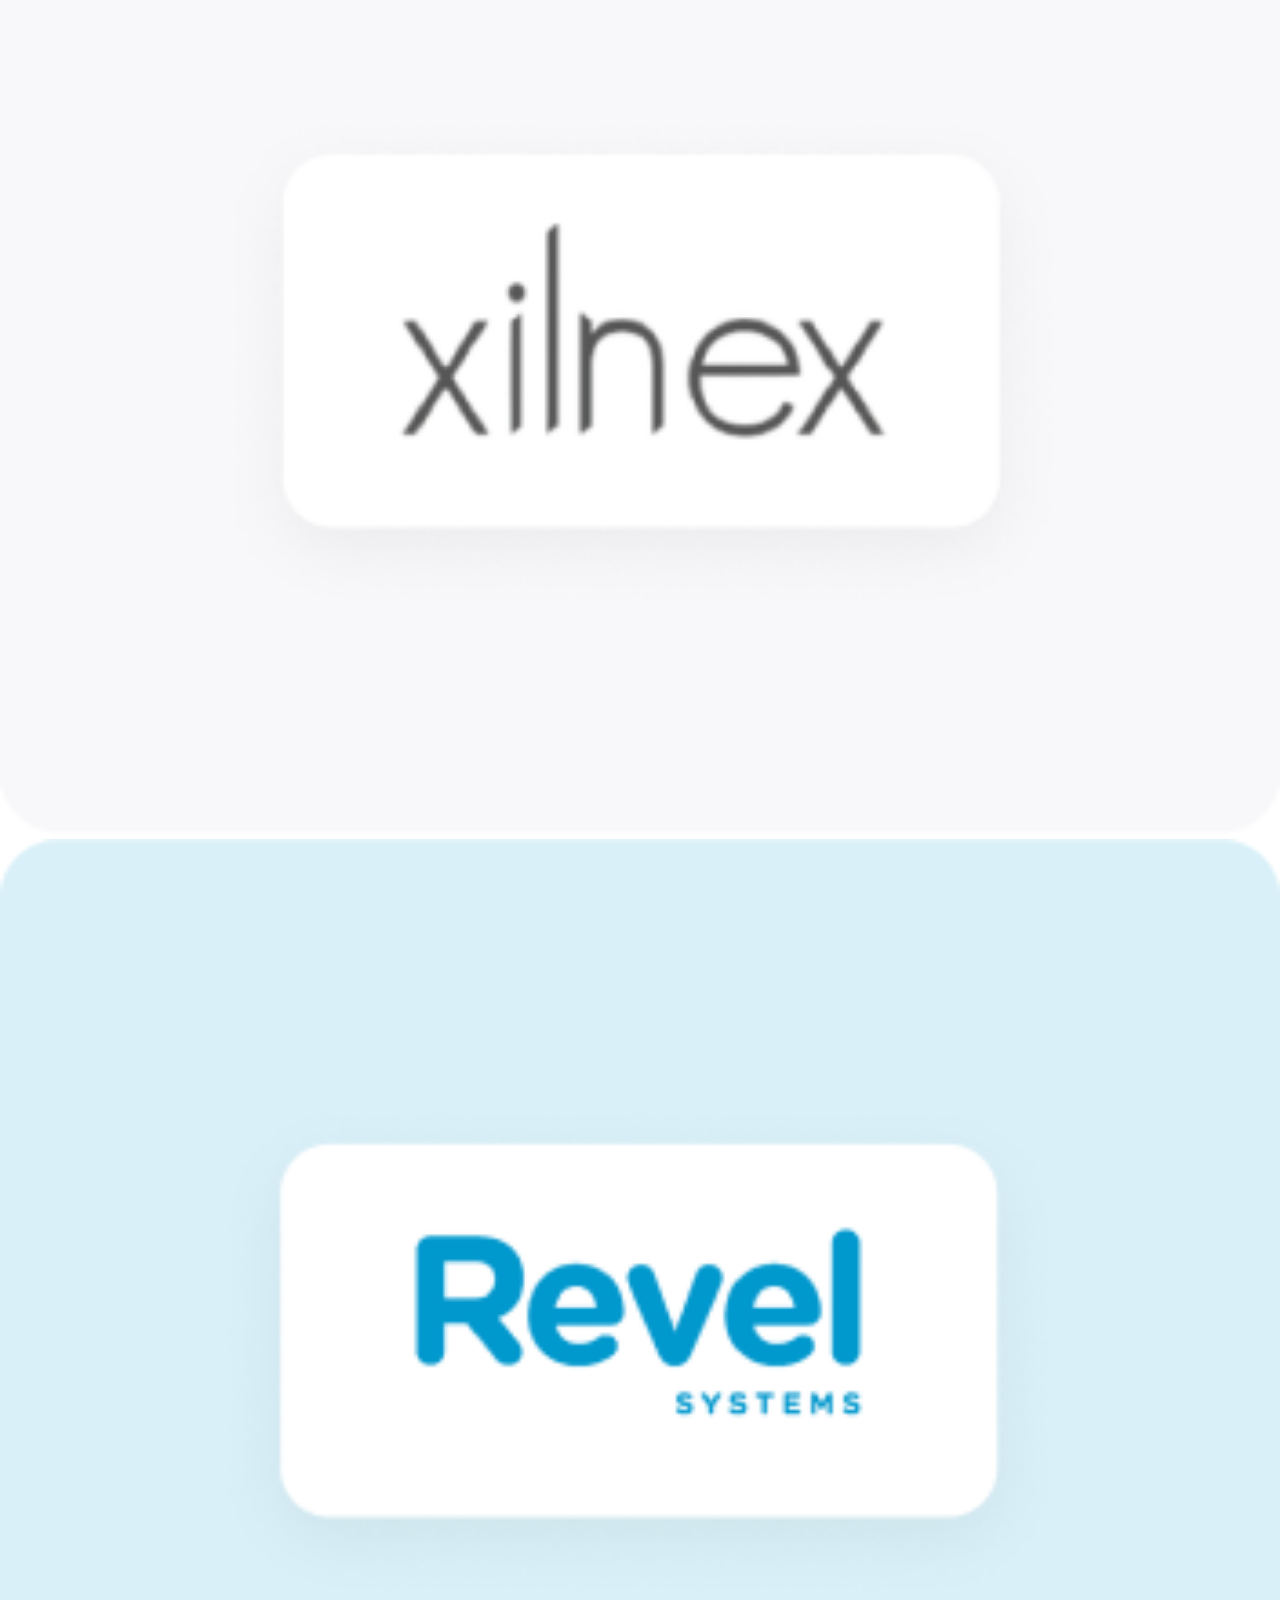
<file: integration.html>
<!DOCTYPE html>
<html lang="en">

<head>
   <meta charset="UTF-8">
   <meta name="viewport" content="width=device-width, initial-scale=1.0">
   <title>TabSquare</title>

   <link rel="preconnect" href="https://fonts.googleapis.com">
   <link rel="preconnect" href="https://fonts.gstatic.com" crossorigin>
   <link href="https://fonts.googleapis.com/css2?family=Figtree:ital,wght@0,300..900;1,300..900&display=swap"
      rel="stylesheet">

   <link href="https://cdn.jsdelivr.net/npm/bootstrap@5.3.8/dist/css/bootstrap.min.css" rel="stylesheet"
      integrity="sha384-sRIl4kxILFvY47J16cr9ZwB07vP4J8+LH7qKQnuqkuIAvNWLzeN8tE5YBujZqJLB" crossorigin="anonymous">

   <link rel="stylesheet" href="./style.css">
</head>

<body>

   <!-- Header section -->

   <header class="header-section">
      <div class="container">
         <div class="header-wrapper p-3">
            <div class="row align-items-center gap-md-0 gap-3">
               <div class="col-md-5">
                  <div class="text-md-start text-center d-inline-block">
                     <img width="75%" src="./Img/Header/logo.png" alt="">
                  </div>
               </div>
               <div class="col-md-7">
                  <div class="d-flex align-items-center justify-content-md-end justify-content-center gap-4">
                     <nav class="d-flex gap-4">
                        <a href="./index.html">Home</a>
                        <a href="./solution.html">Solutions</a>
                        <a href="./integration.html">Integrations</a>
                        <a href="./about.html">About Us</a>
                     </nav>

                     <div class="d-none d-lg-flex gap-4">
                        <a href="./support.html" class="my-sec-btn">Support</a>
                        <a href="#" class="my-sec-btn">Sign In</a>
                     </div>
                  </div>
               </div>
            </div>
         </div>
      </div>
   </header>


   <!-- Operations section -->

   <section class="operation-section">
      <div class="container">
         <div class="operation-wrapper text-lg-start text-center">
            <div class="row align-items-center">
               <div class="col-lg-6">
                  <div>
                     <h2>
                        <span class="d-lg-block">
                           Unified Operations.
                        </span>
                        <span class="d-lg-block">
                           Trusted Support.
                        </span>
                     </h2>

                     <p>
                        <span class="d-lg-block">Enhance efficiency and scale effortlessly with seamless integrations
                           and reliable</span>
                        <span class="d-lg-block">support. Discover our trusted partners to elevate your business.</span>
                     </p>
                  </div>
               </div>
               <div class="col-lg-6">
                  <div>
                     <img width="100%" src="./Img/Integrations/1.png" alt="">
                  </div>
               </div>
            </div>
         </div>
      </div>
   </section>


   <!-- Partners section -->

   <section class="partner-section">
      <div class="container">
         <div class="partner-wrapper">
            <div class="d-flex flex-wrap align-items-center gap-4 mb-5">
               <a href="#" class="my-pri-btn">All</a>
               <a href="#" class="my-sec-btn">POS</a>
               <a href="#" class="my-sec-btn">Payment</a>
               <a href="#" class="my-sec-btn">CRM</a>
               <a href="#" class="my-sec-btn">Aggregations</a>
            </div>

            <div class="row g-4">
               <div class="col-lg-3 col-md-6">
                  <div>
                     <img src="./Img/Integrations/Item-0.png" width="100%" alt="">
                  </div>
               </div>
               <div class="col-lg-3 col-md-6">
                  <div>
                     <img src="./Img/Integrations/Item-1.png" width="100%" alt="">
                  </div>
               </div>
               <div class="col-lg-3 col-md-6">
                  <div>
                     <img src="./Img/Integrations/Item-2.png" width="100%" alt="">
                  </div>
               </div>
               <div class="col-lg-3 col-md-6">
                  <div>
                     <img src="./Img/Integrations/Item-3.png" width="100%" alt="">
                  </div>
               </div>
               <div class="col-lg-3 col-md-6">
                  <div>
                     <img src="./Img/Integrations/Item-4.png" width="100%" alt="">
                  </div>
               </div>
               <div class="col-lg-3 col-md-6">
                  <div>
                     <img src="./Img/Integrations/Item-5.png" width="100%" alt="">
                  </div>
               </div>
               <div class="col-lg-3 col-md-6">
                  <div>
                     <img src="./Img/Integrations/Item-6.png" width="100%" alt="">
                  </div>
               </div>
               <div class="col-lg-3 col-md-6">
                  <div>
                     <img src="./Img/Integrations/Item-7.png" width="100%" alt="">
                  </div>
               </div>
               <div class="col-lg-3 col-md-6">
                  <div>
                     <img src="./Img/Integrations/Item-8.png" width="100%" alt="">
                  </div>
               </div>
               <div class="col-lg-3 col-md-6">
                  <div>
                     <img src="./Img/Integrations/Item-9.png" width="100%" alt="">
                  </div>
               </div>
               <div class="col-lg-3 col-md-6">
                  <div>
                     <img src="./Img/Integrations/Item-10.png" width="100%" alt="">
                  </div>
               </div>
               <div class="col-lg-3 col-md-6">
                  <div>
                     <img src="./Img/Integrations/Item-11.png" width="100%" alt="">
                  </div>
               </div>
               <div class="col-lg-3 col-md-6">
                  <div>
                     <img src="./Img/Integrations/Item-12.png" width="100%" alt="">
                  </div>
               </div>
               <div class="col-lg-3 col-md-6">
                  <div>
                     <img src="./Img/Integrations/Item-13.png" width="100%" alt="">
                  </div>
               </div>
               <div class="col-lg-3 col-md-6">
                  <div>
                     <img src="./Img/Integrations/Item-14.png" width="100%" alt="">
                  </div>
               </div>
               <div class="col-lg-3 col-md-6">
                  <div>
                     <img src="./Img/Integrations/Item-15.png" width="100%" alt="">
                  </div>
               </div>
               <div class="col-lg-3 col-md-6">
                  <div>
                     <img src="./Img/Integrations/Item-16.png" width="100%" alt="">
                  </div>
               </div>
               <div class="col-lg-3 col-md-6">
                  <div>
                     <img src="./Img/Integrations/Item-17.png" width="100%" alt="">
                  </div>
               </div>
               <div class="col-lg-3 col-md-6">
                  <div>
                     <img src="./Img/Integrations/Item-18.png" width="100%" alt="">
                  </div>
               </div>
               <div class="col-lg-3 col-md-6">
                  <div>
                     <img src="./Img/Integrations/Item-19.png" width="100%" alt="">
                  </div>
               </div>
               <div class="col-lg-3 col-md-6">
                  <div>
                     <img src="./Img/Integrations/Item-20.png" width="100%" alt="">
                  </div>
               </div>
               <div class="col-lg-3 col-md-6">
                  <div>
                     <img src="./Img/Integrations/Item-21.png" width="100%" alt="">
                  </div>
               </div>
            </div>
         </div>
      </div>
   </section>


   <!-- Become section -->

   <section class="become-section">
      <div class="container">
         <div class="become-wrapper text-center">
            <div>
               <img width="100%" src="./Img/Integrations/2.png" alt="">
            </div>

            <div>
               <h2 class="mb-4">Become a Tabsquare partner</h2>

               <p class="mb-5">
                  <span class="d-md-block">Join our ecosystem and help revolutionise the restaurant industry.</span>
                  <span class="d-md-block">Grow your business with the technology solution that powers hospitality and retail around the globe.</span>
               </p>

               <a href="#" class="my-pri-btn">
                  Join Us Now
               </a>
            </div>
         </div>
      </div>
   </section>




   <!-- Enhance section -->

   <section class="enhance-section">
      <div class="container">
         <div class="enhance-wrapper">
            <div class="row align-items-center">
               <div class="col-lg-6">
                  <div class="mb-lg-0 mb-4">
                     <h2 class="mb-4">Looking to enhance your operations?</h2>
                     <p class="mb-5">
                        <span class="d-lg-block">
                           Let's explore solutions tailored to your business. Book a consultation, and we'll guide you
                        </span>
                        <span class="d-lg-block">
                           through the best strategies to enhance efficiency and customer experience.
                        </span>
                     </p>
                     <a href="" class="my-sec-btn">
                        Get Started
                     </a>
                  </div>
               </div>
               <div class="col-lg-6">
                  <div>
                     <img width="100%" src="./Img/Enhance/1.png" alt="">
                  </div>
               </div>
            </div>
         </div>
      </div>
   </section>



   <!-- Footer section -->

   <footer class="footer-section">
      <div class="container">
         <div class="footer-wrapper">
            <div class="mb-5 d-inline-block">
               <img width="100%" src="./Img/footer/logo.png" alt="">
            </div>

            <div class="row align-items-start mb-5">
               <div class="col-sm-6 col-md-4 col-lg-3">
                  <div class="d-flex flex-column mb-lg-0 mb-4">
                     <h5 class="mb-4">Products</h5>
                     <nav class="d-flex flex-sm-column flex-row flex-wrap gap-md-0 gap-3">
                        <a href="./solution.html">MunchMate</a>
                        <a href="./customer.html">Customer Ordering</a>
                        <a href="./payment.html">Payment</a>
                        <a href="./order.html">Order & Queue Management</a>
                     </nav>
                  </div>
               </div>
               <div class="col-sm-6 col-md-4 col-lg-3">
                  <div class="d-flex flex-column mb-md-0 mb-4">
                     <h5 class="mb-4">Integrations</h5>
                     <nav class="d-flex flex-sm-column flex-row flex-wrap gap-md-0 gap-3">
                        <a href="">POS</a>
                        <a href="">Payment</a>
                        <a href="">CRM</a>
                        <a href="">Aggregators</a>
                     </nav>
                  </div>
               </div>
               <div class="col-sm-6 col-md-4 col-lg-3">
                  <div class="d-flex flex-column mb-md-0 mb-4 gap-md-0 gap-3">
                     <h5 class="mb-4">Resources</h5>
                     <nav class="d-flex flex-sm-column flex-row flex-wrap">
                        <a href="./about.html">About Us</a>
                        <a href="./support.html">Support</a>
                     </nav>
                  </div>
               </div>
               <div class="col-sm-6 col-md-12 col-lg-3">
                  <div>
                     <h5 class="mb-4">Follow us on</h5>
                     <div class="d-flex align-items-center gap-3">
                        <a href="">
                           <img src="./Img/footer/fb.png" alt="">
                        </a>
                        <a href="">
                           <img src="./Img/footer/lin.png" alt="">
                        </a>
                        <a href="">
                           <img src="./Img/footer/in.png" alt="">
                        </a>
                        <a href="">
                           <img src="./Img/footer/yt.png" alt="">
                        </a>
                     </div>
                  </div>
               </div>
            </div>

            <div class="d-flex justify-content-between align-items-center">
               <p class="m-0">
                  Copyright © 2025 TabSquare
               </p>

               <a href="#">
                  Privacy Policy
               </a>
            </div>
         </div>
      </div>
   </footer>
</body>

</html>
</file>
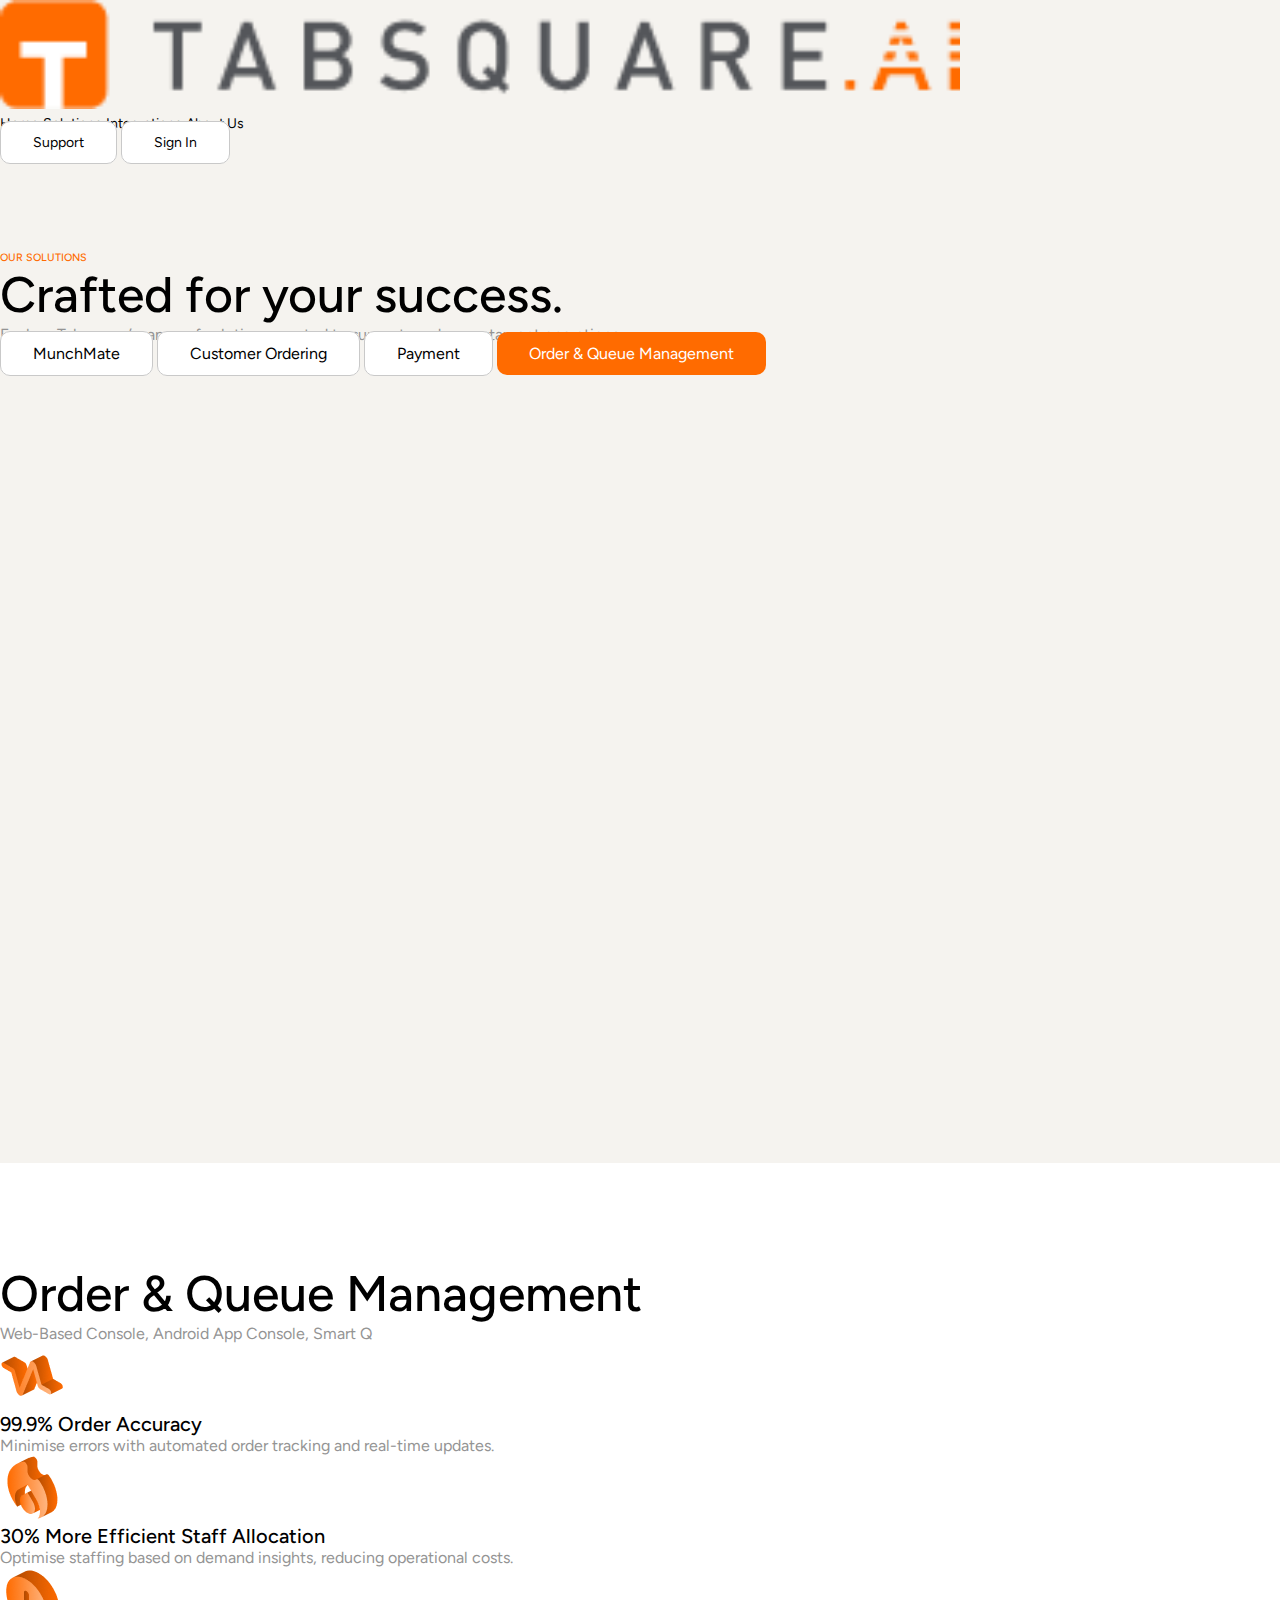
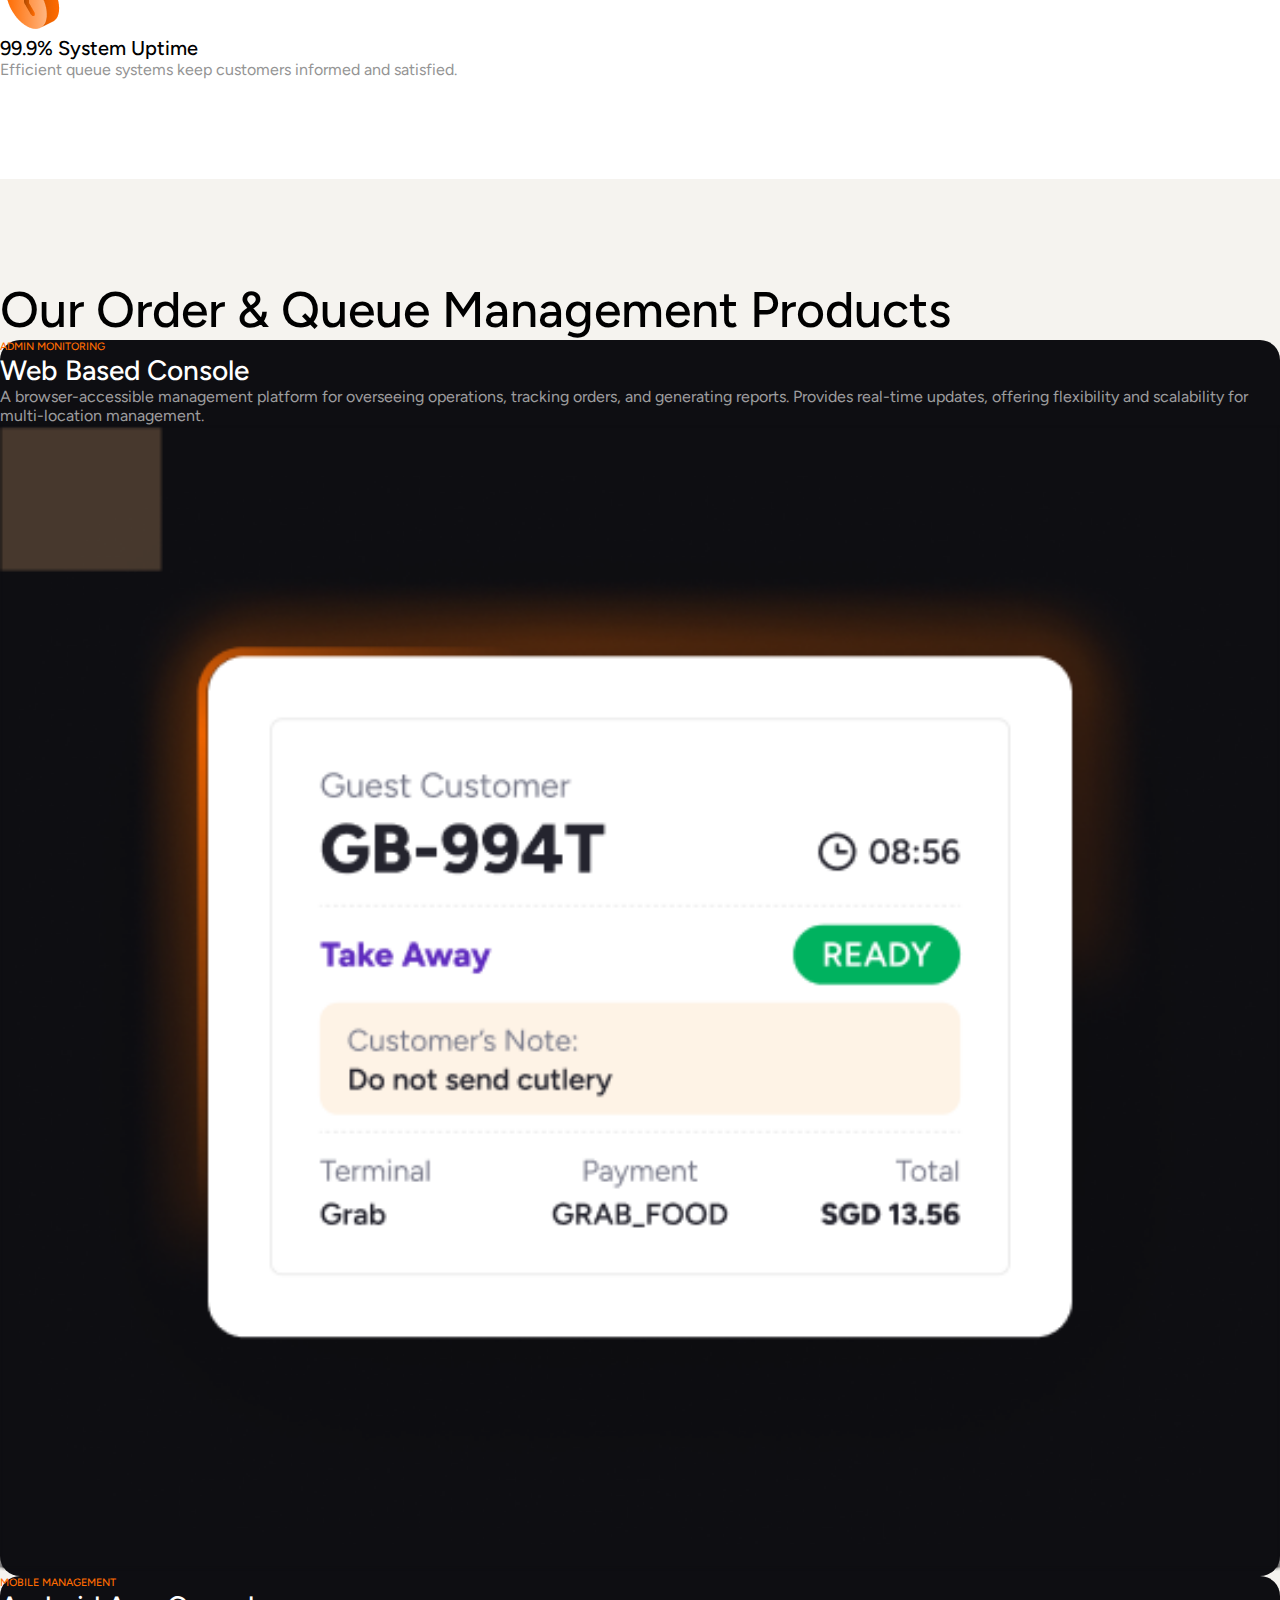
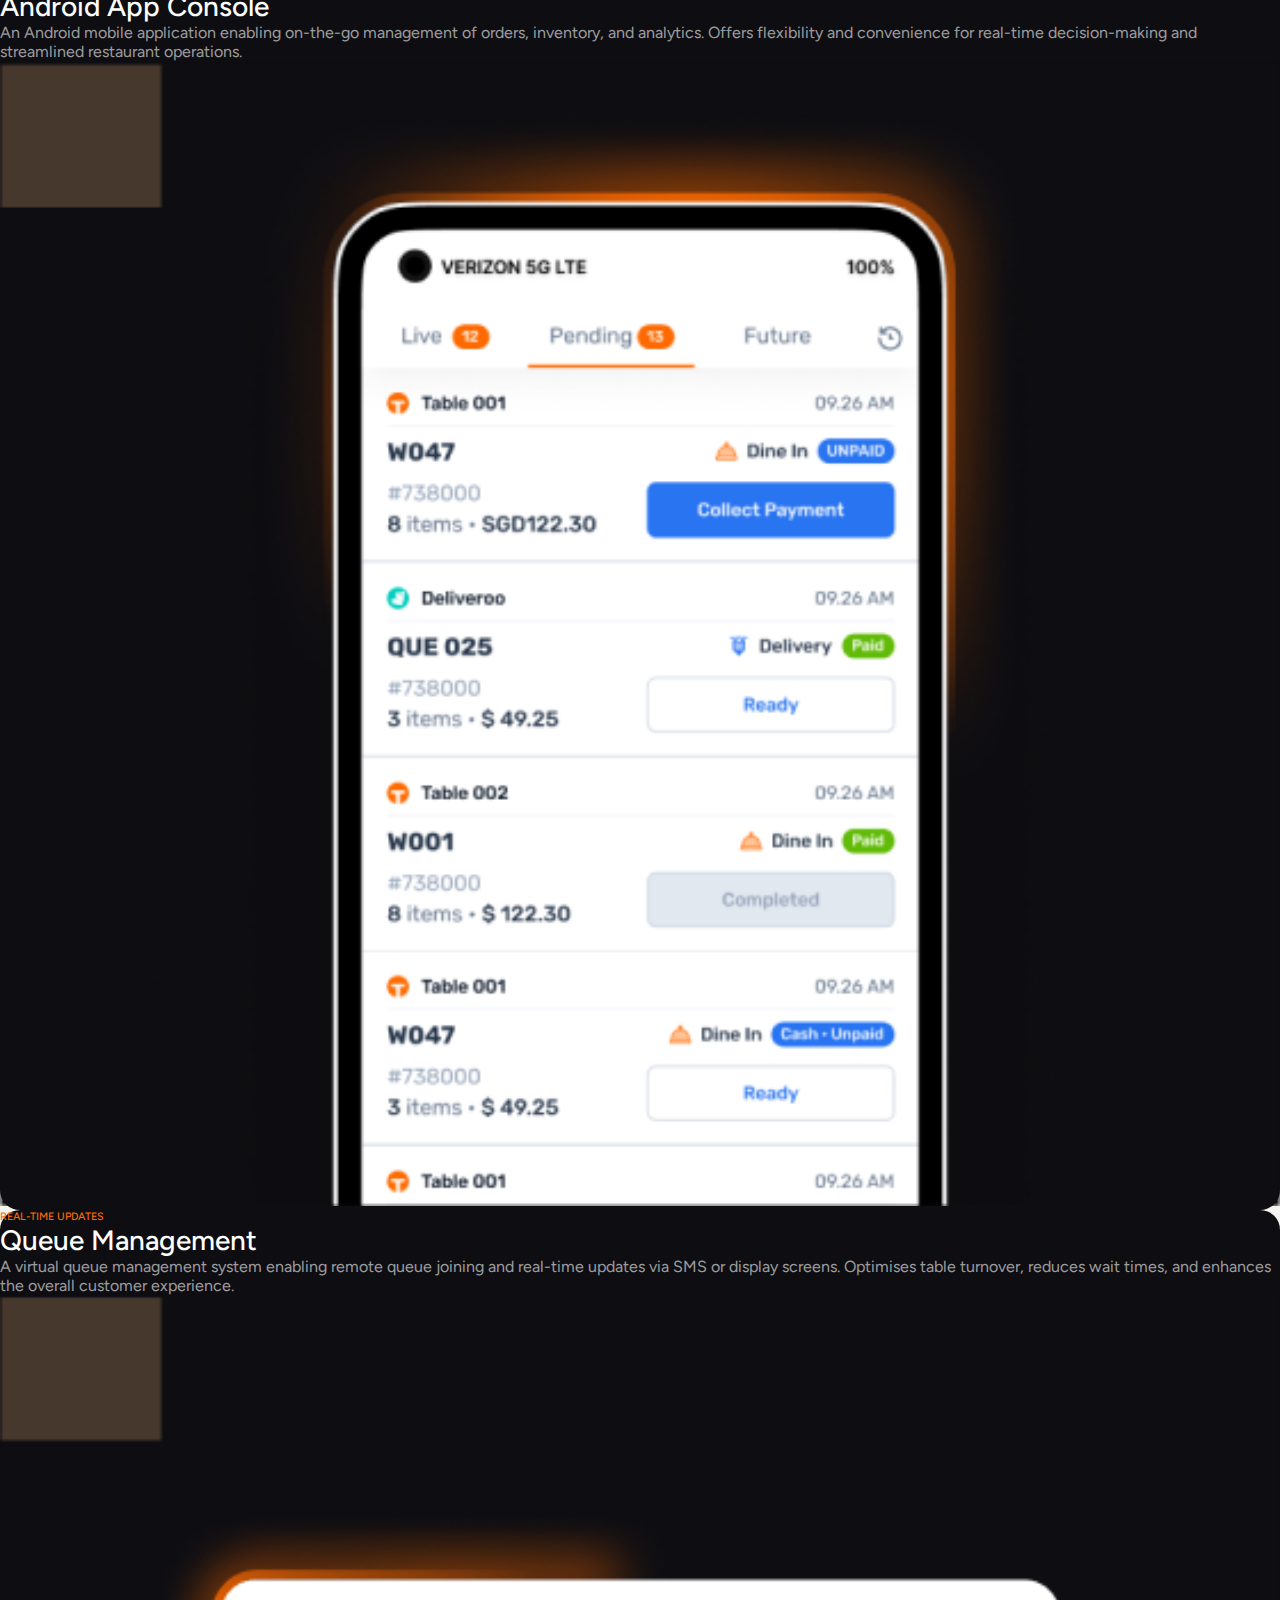
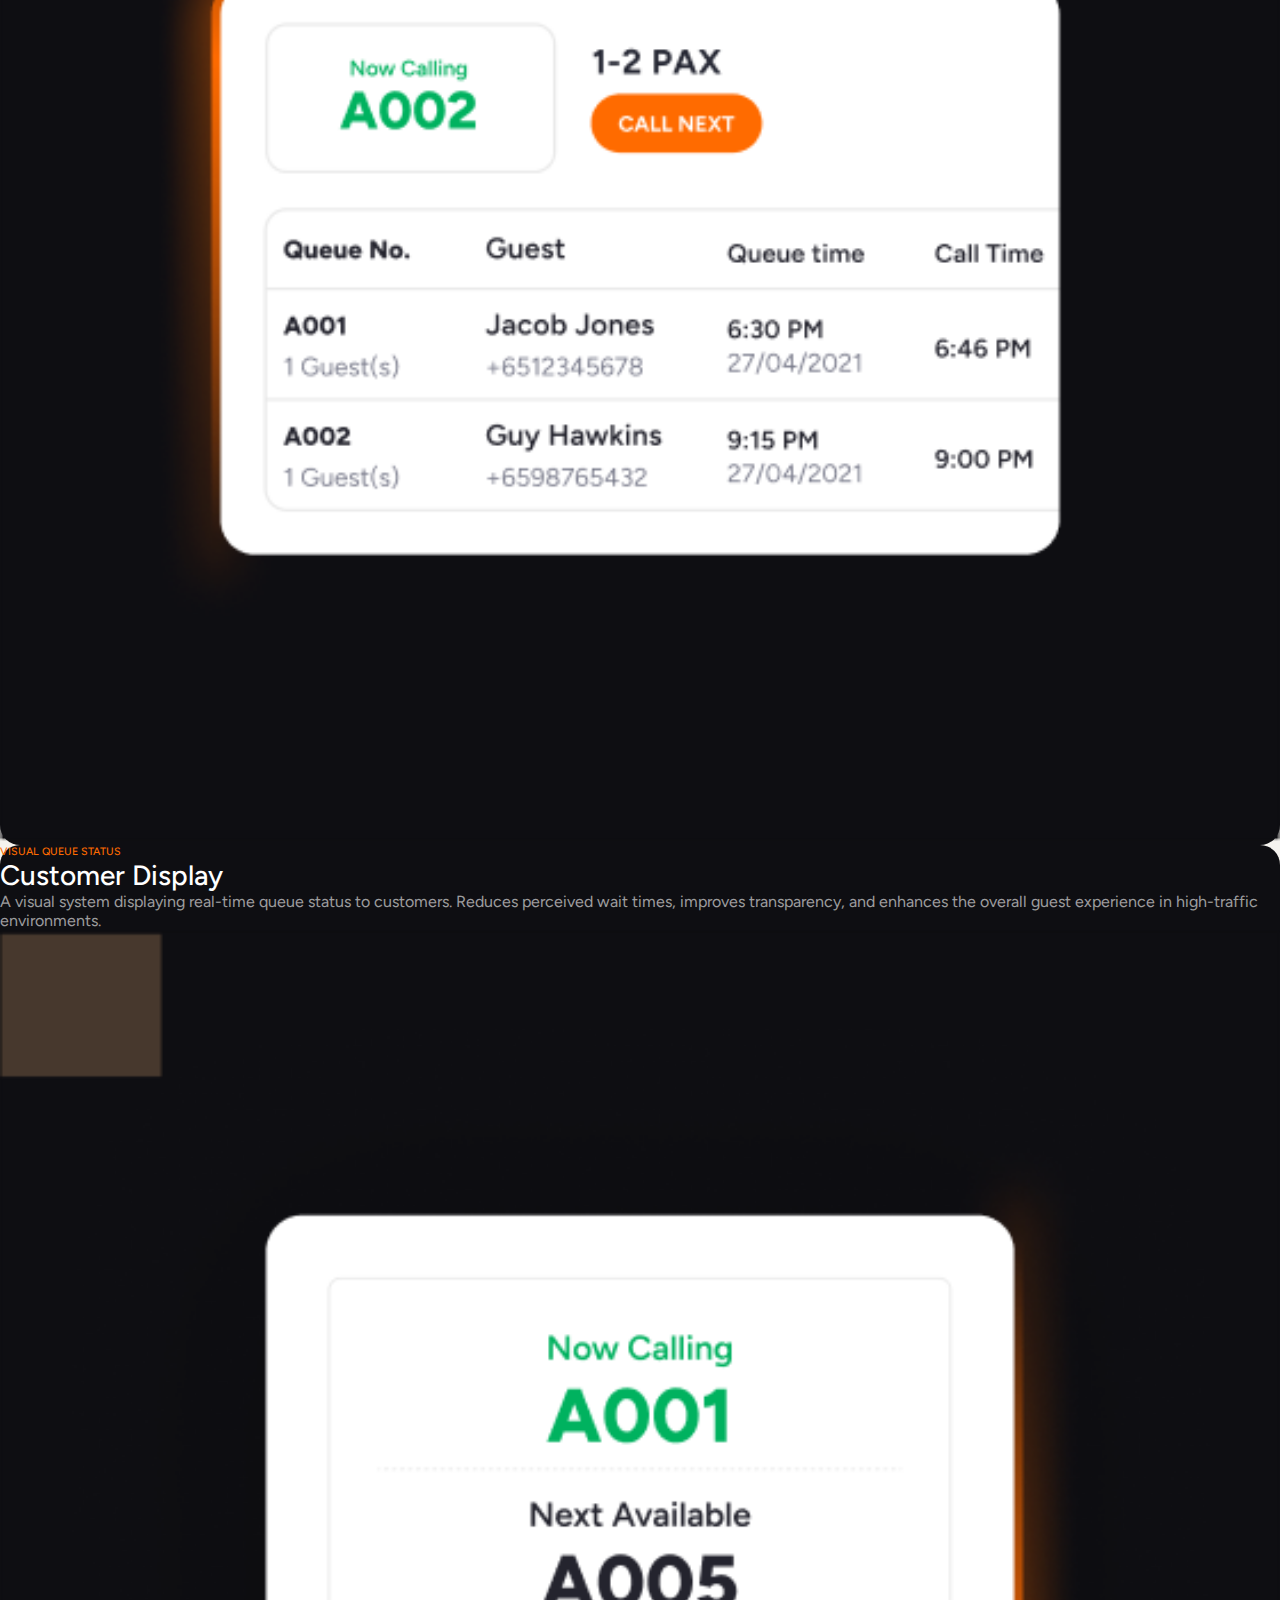
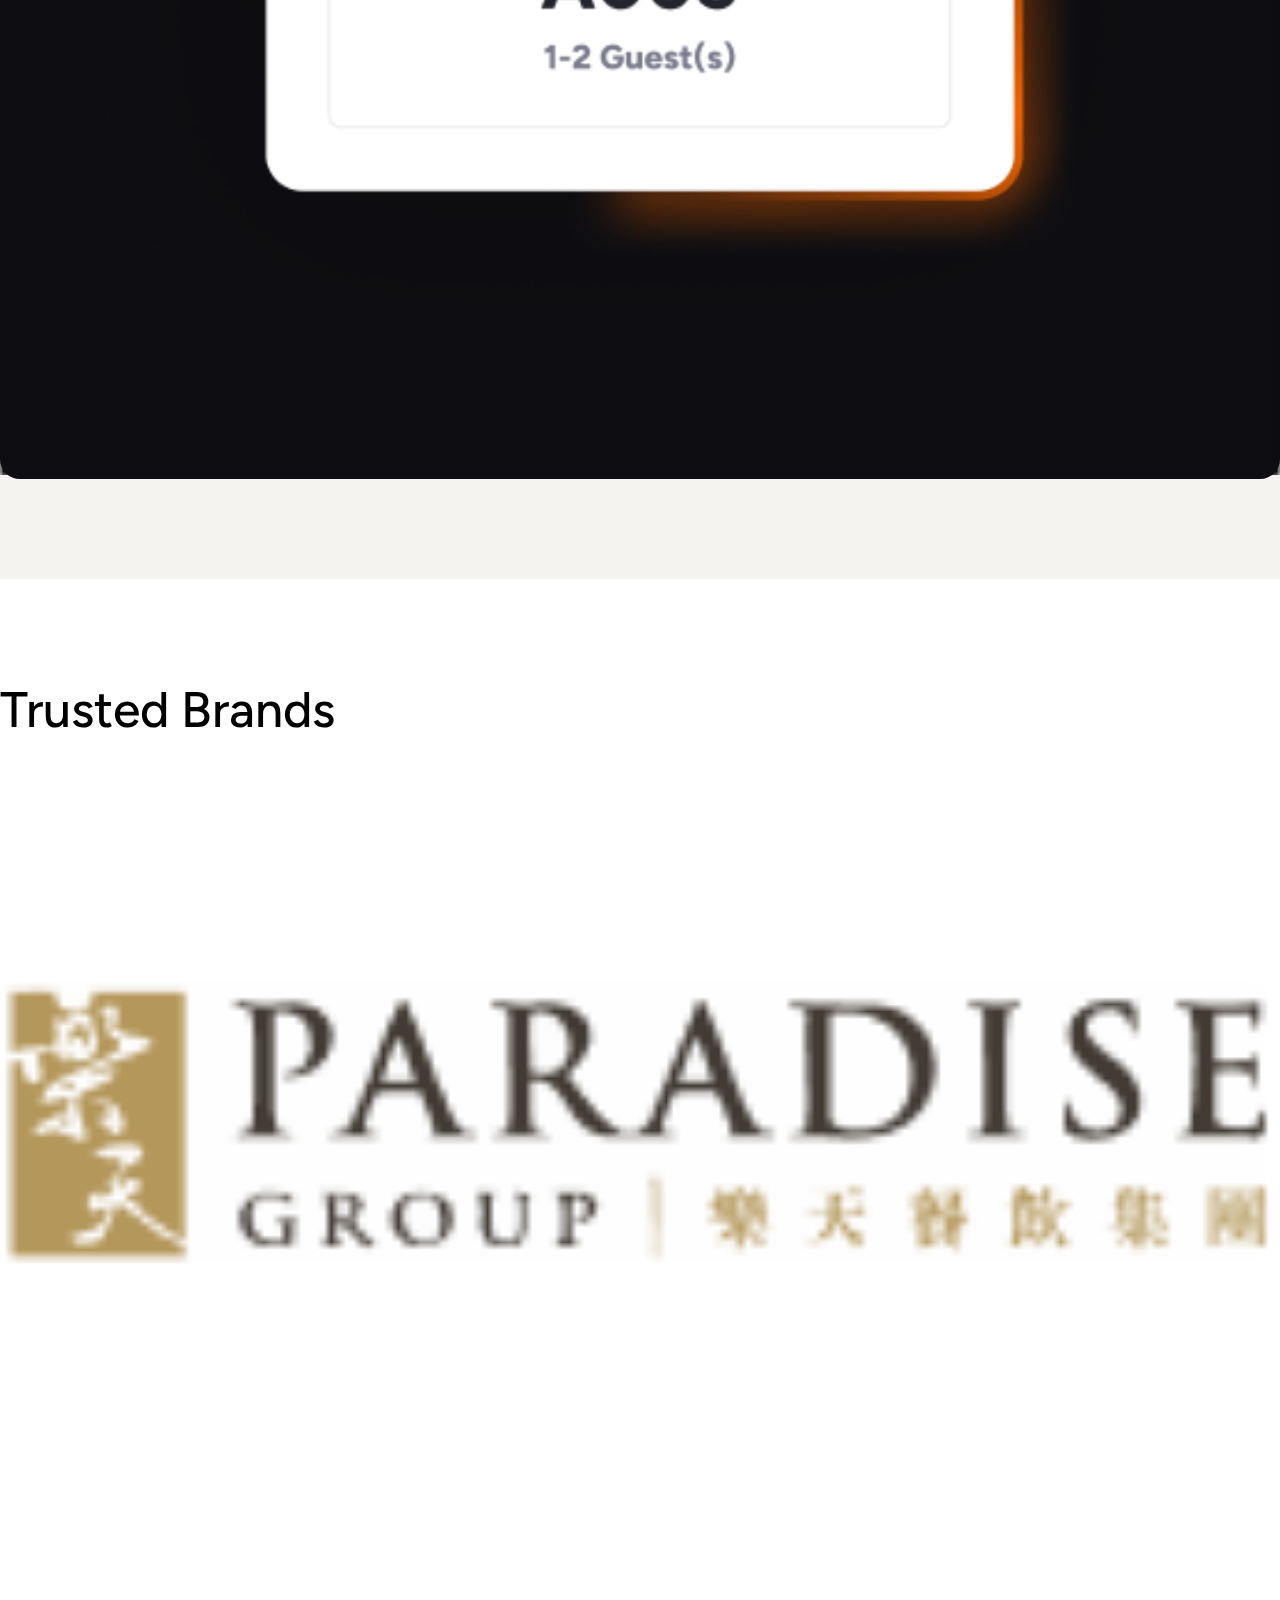
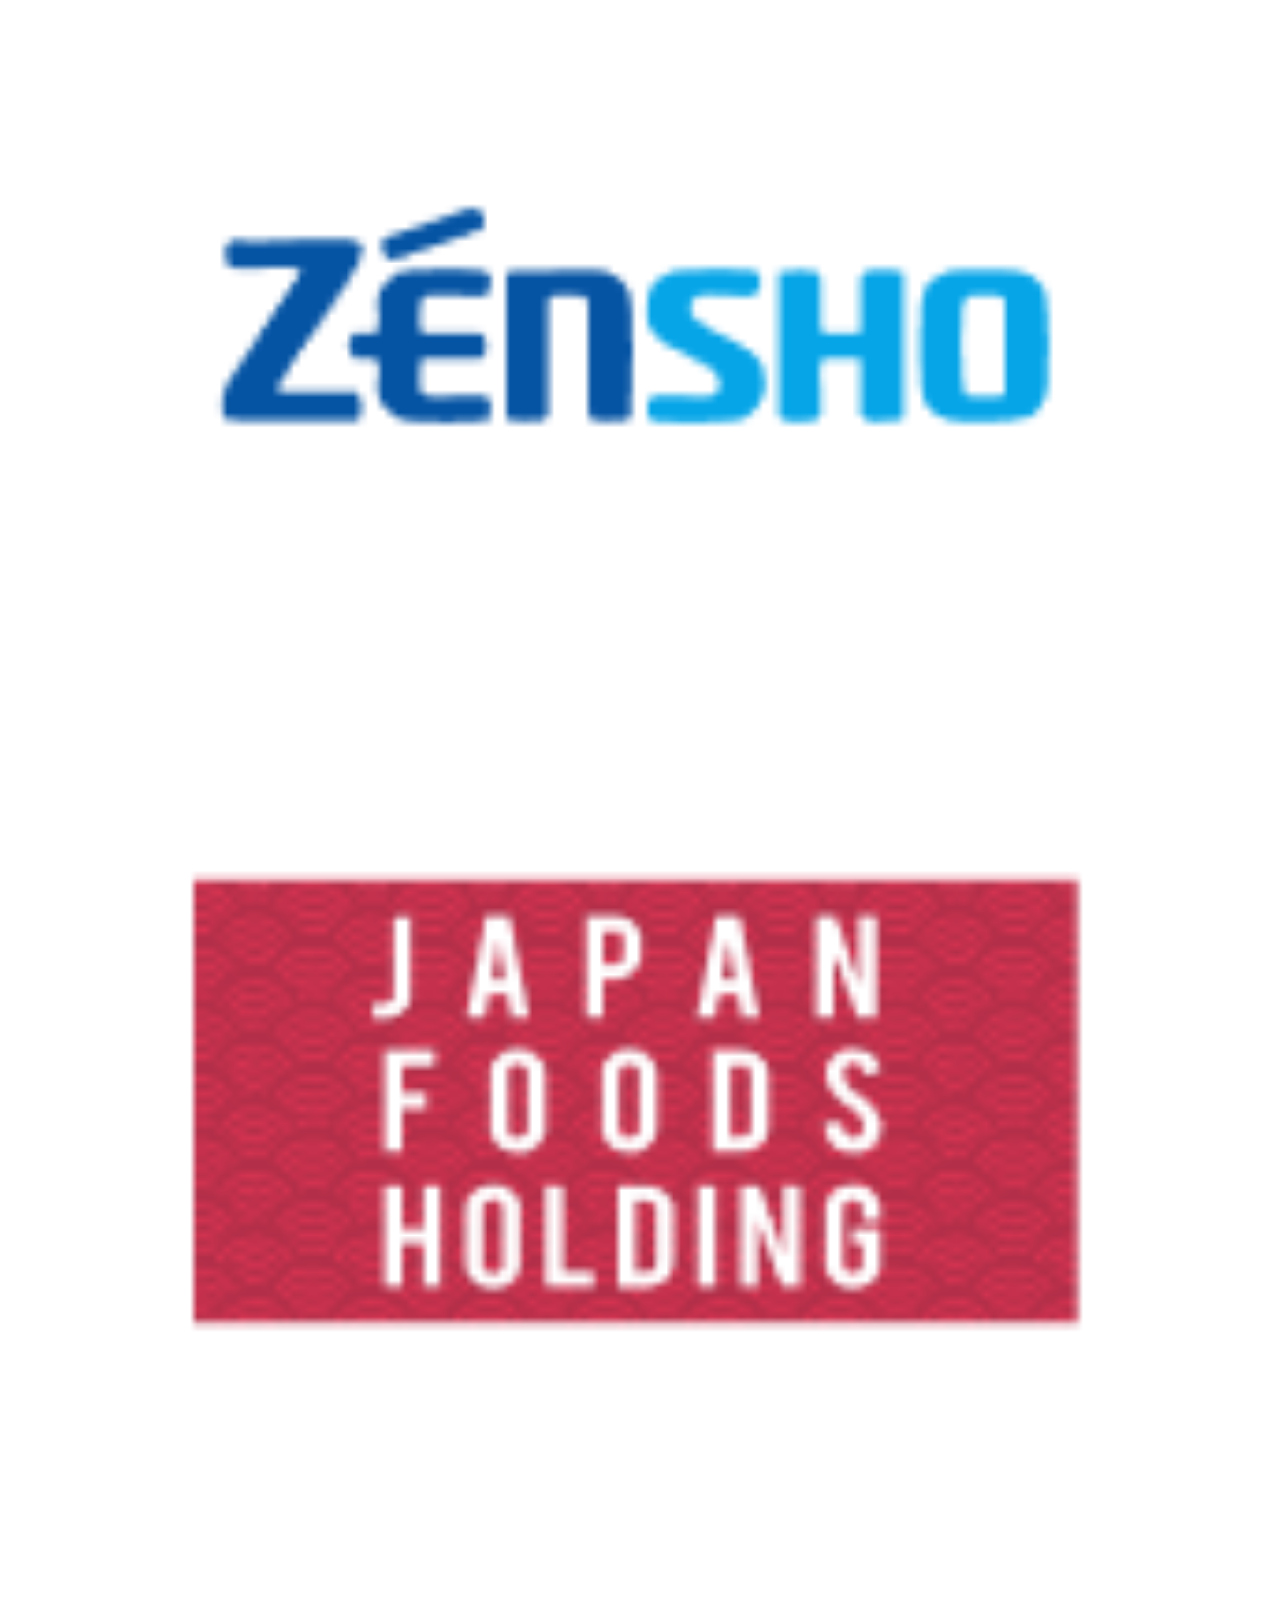
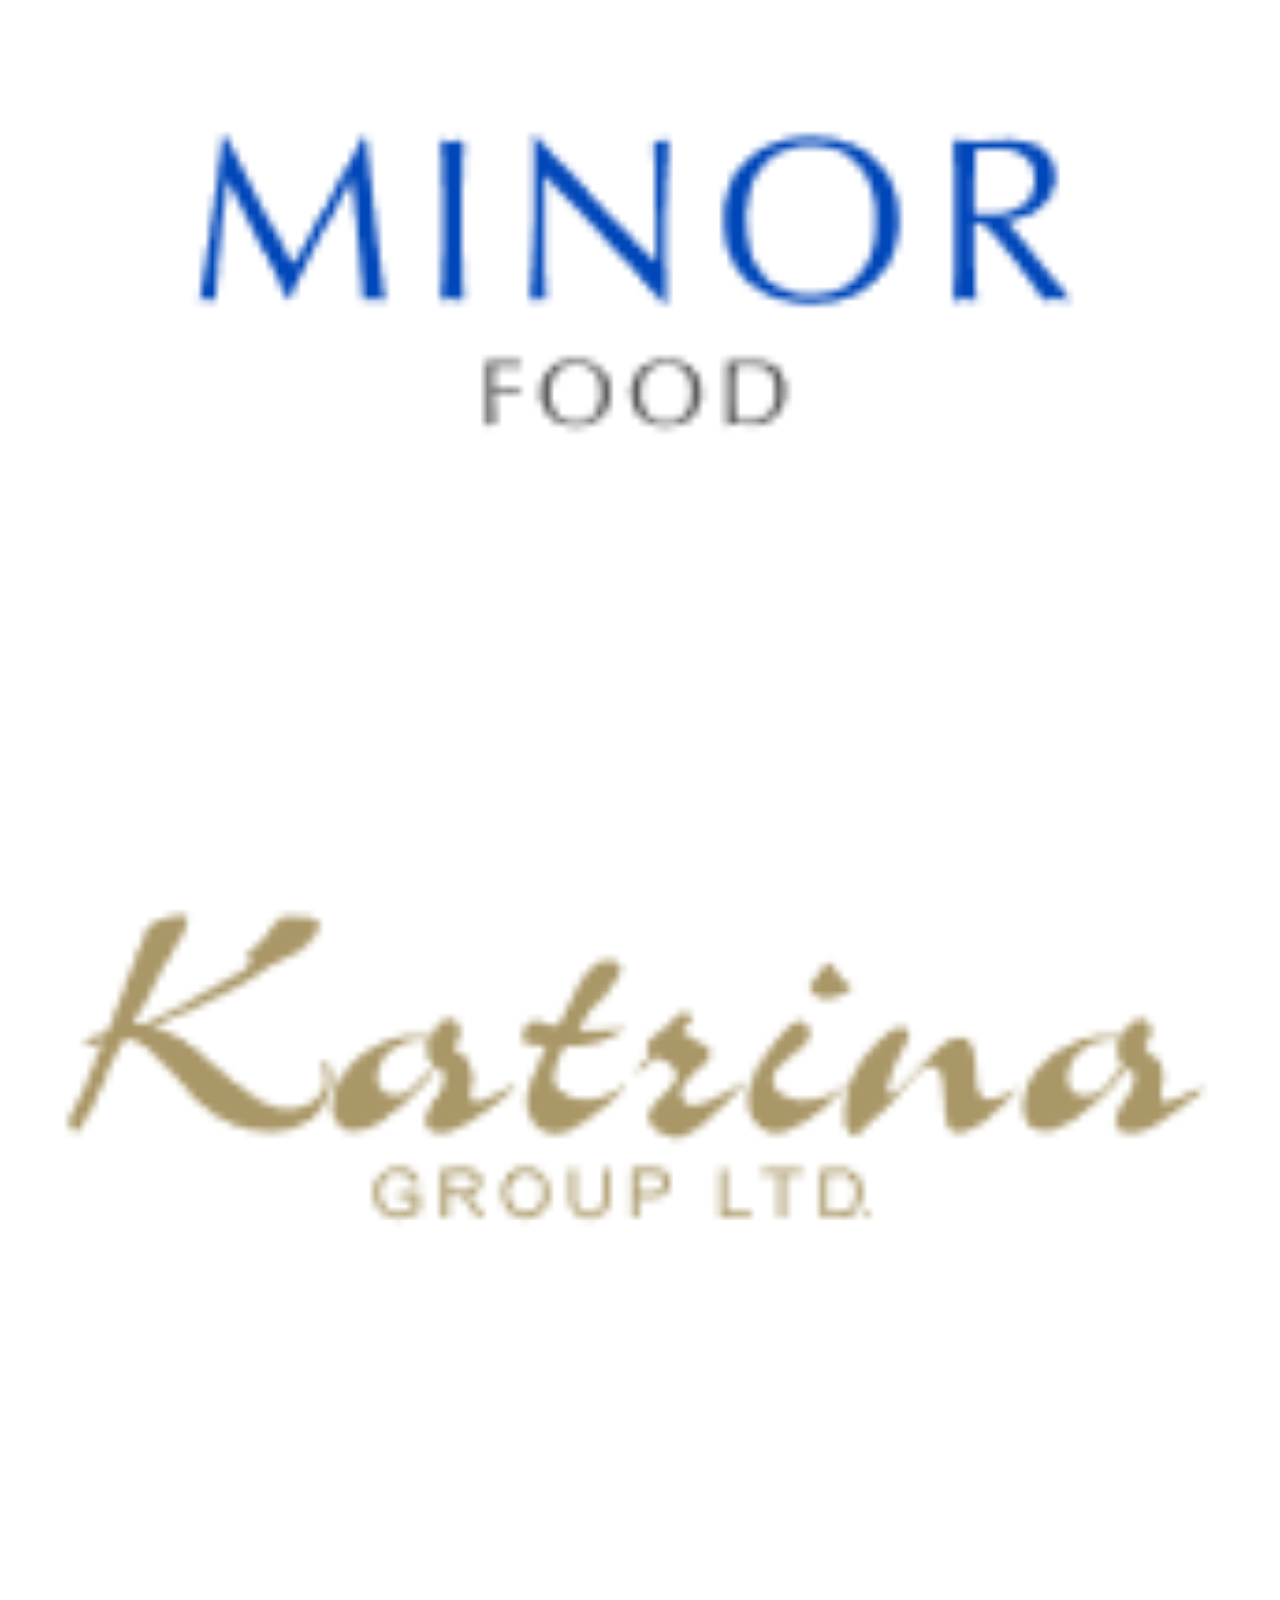
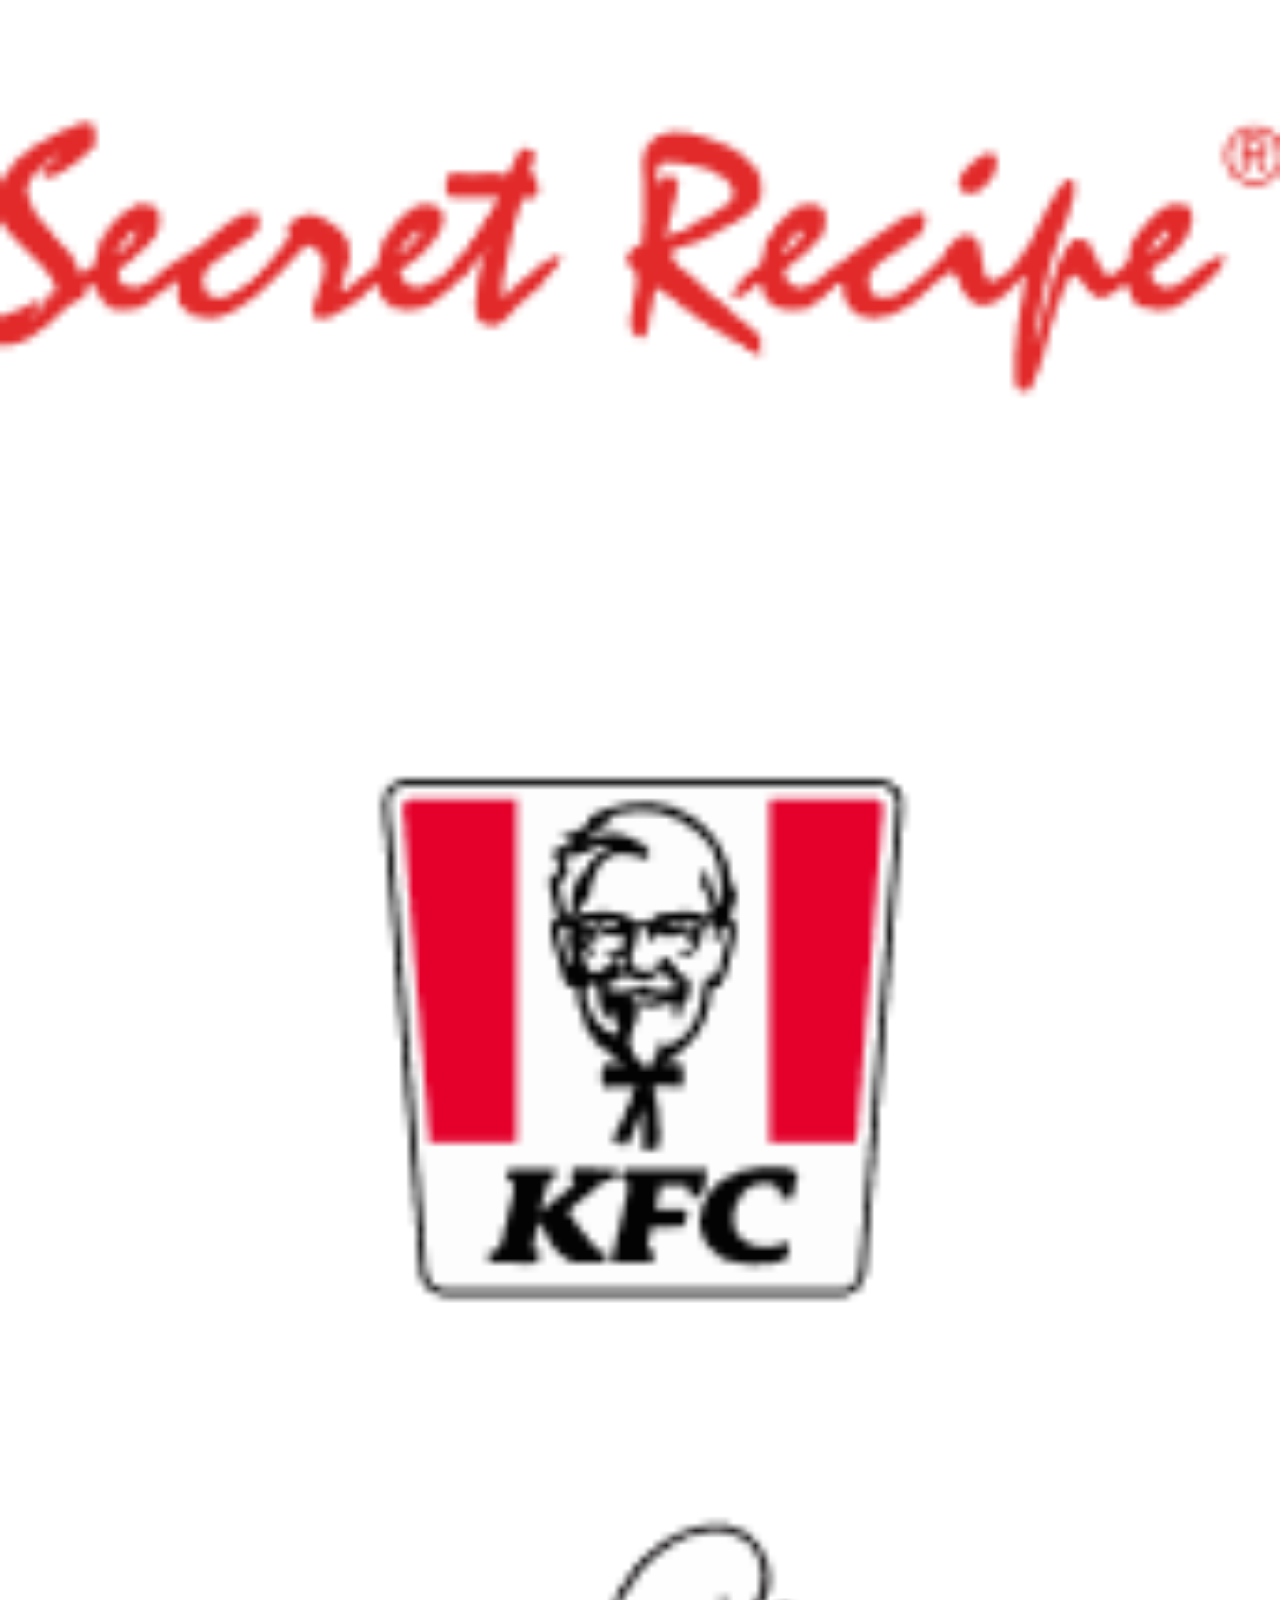
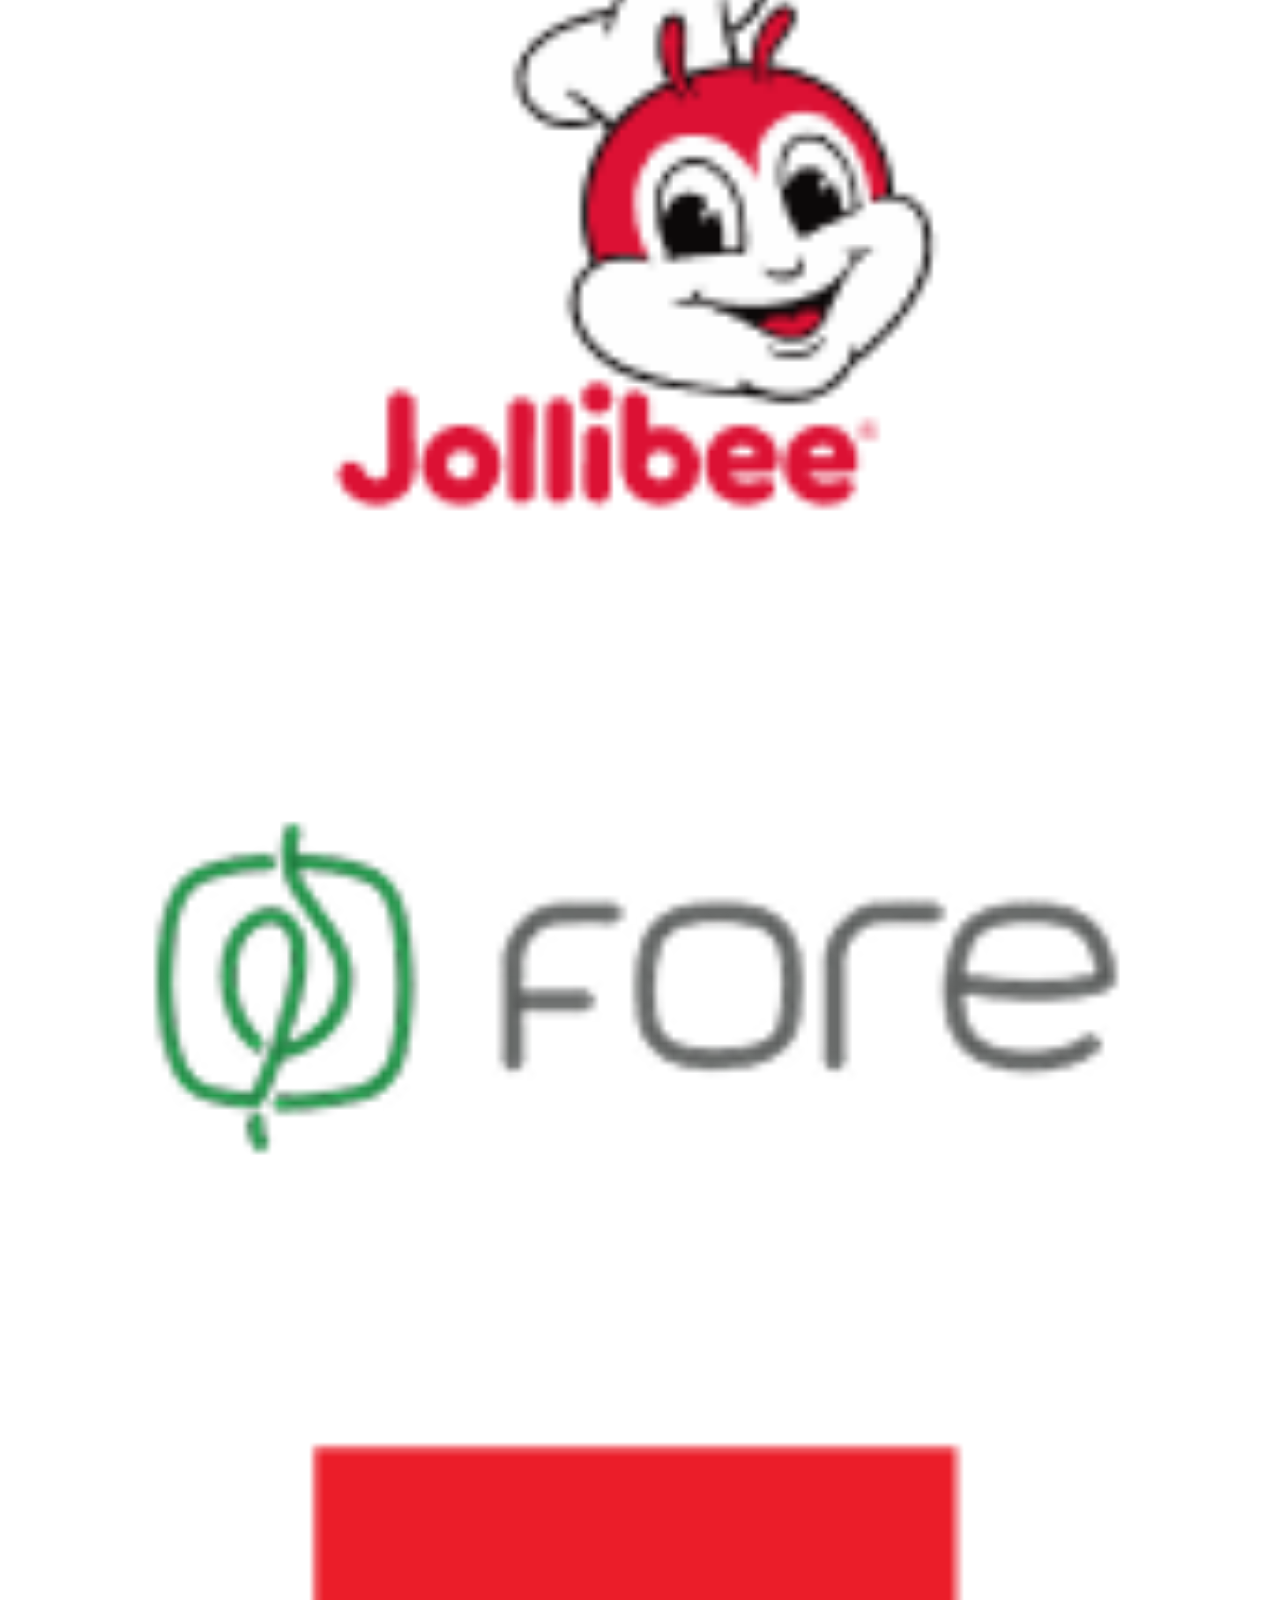
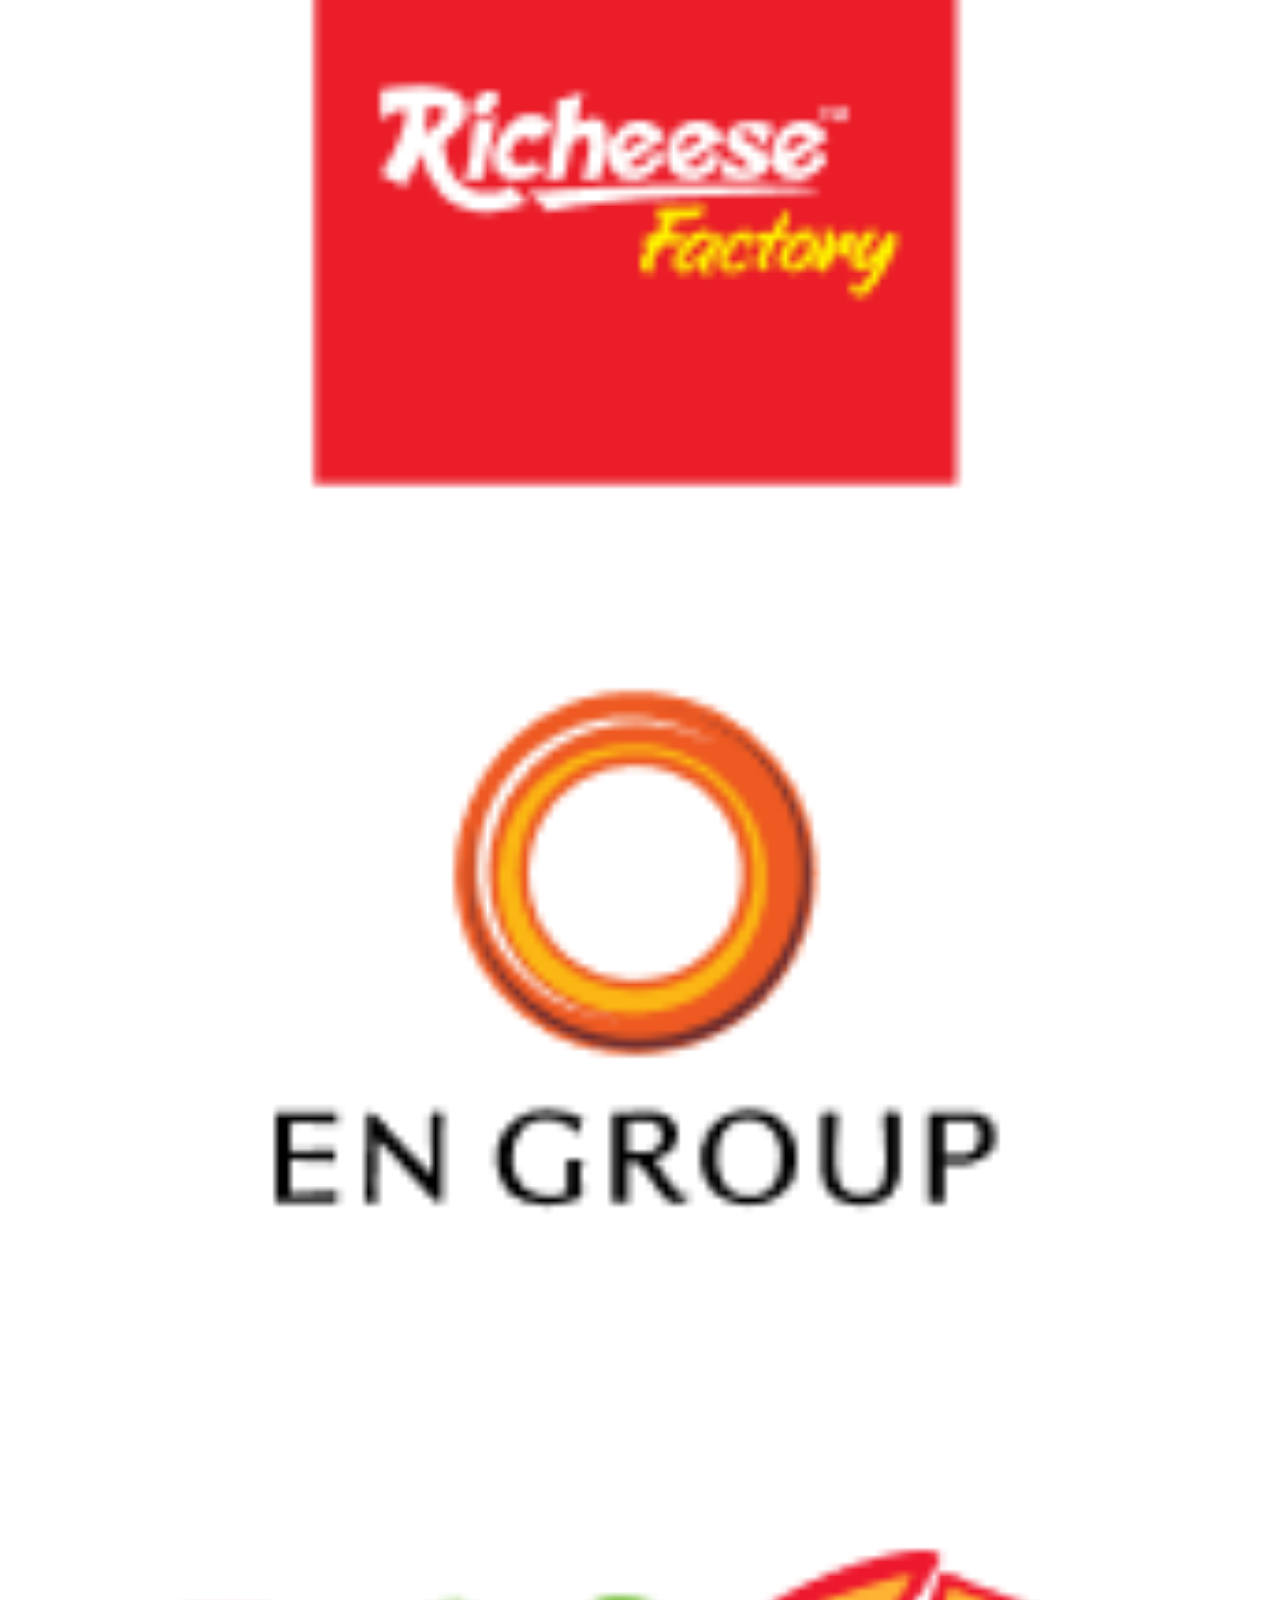
<file: order.html>
<!DOCTYPE html>
<html lang="en">

<head>
   <meta charset="UTF-8">
   <meta name="viewport" content="width=device-width, initial-scale=1.0">
   <title>TabSqaure</title>

   <link rel="preconnect" href="https://fonts.googleapis.com">
   <link rel="preconnect" href="https://fonts.gstatic.com" crossorigin>
   <link href="https://fonts.googleapis.com/css2?family=Figtree:ital,wght@0,300..900;1,300..900&display=swap"
      rel="stylesheet">

   <link href="https://cdn.jsdelivr.net/npm/bootstrap@5.3.8/dist/css/bootstrap.min.css" rel="stylesheet"
      integrity="sha384-sRIl4kxILFvY47J16cr9ZwB07vP4J8+LH7qKQnuqkuIAvNWLzeN8tE5YBujZqJLB" crossorigin="anonymous">

   <link rel="stylesheet" href="./style.css">
</head>

<body>
   <!-- Header section -->

   <header class="header-section">
      <div class="container">
         <div class="header-wrapper p-3">
            <div class="row align-items-center gap-md-0 gap-3">
               <div class="col-md-5">
                  <div class="text-md-start text-center d-inline-block">
                     <img width="75%" src="./Img/Header/logo.png" alt="">
                  </div>
               </div>
               <div class="col-md-7">
                  <div class="d-flex align-items-center justify-content-md-end justify-content-center gap-4">
                     <nav class="d-flex gap-4">
                        <a href="./index.html">Home</a>
                        <a href="./solution.html">Solutions</a>
                        <a href="./integration.html">Integrations</a>
                        <a href="./about.html">About Us</a>
                     </nav>

                     <div class="d-none d-lg-flex gap-4">
                        <a href="./support.html" class="my-sec-btn">Support</a>
                        <a href="#" class="my-sec-btn">Sign In</a>
                     </div>
                  </div>
               </div>
            </div>
         </div>
      </div>
   </header>

   <!-- Customer section -->

   <section class="customer-section">
      <div class="container">
         <div class="customer-wrapper text-center">
            <h6 class="mb-3">
               OUR SOLUTIONS
            </h6>
            <h2 class="mb-3">
               Crafted for your success.
            </h2>
            <p class="mb-5">
               Explore Tabsquare’s range of solutions created to support modern restaurant operations.
            </p>

            <div class="d-flex justify-content-center align-items-center gap-3 flex-wrap  mb-5">
               <a href="./solution.html" class="my-sec-btn flex-grow-1">MunchMate</a>
               <a href="./customer.html" class="my-sec-btn flex-grow-1">Customer Ordering</a>
               <a href="./payment.html" class="my-sec-btn flex-grow-1">Payment</a>
               <a href="./order.html" class="my-pri-btn flex-grow-1">Order & Queue Management</a>
            </div>

            <div>
               <iframe width="100%" src="https://www.youtube.com/embed/uc1WaQPTjjw" frameborder="0"></iframe>
            </div>
         </div>
      </div>
   </section>

   <!-- Order stat section -->

   <section class="order-stat-section">
      <div class="container">
         <div class="mb-5 text-md-start text-center">
            <h2>
               Order & Queue Management
            </h2>
            <p>
               Web-Based Console, Android App Console, Smart Q
            </p>
         </div>

         <div class="order-stat-wrapper text-md-start text-center">
            <div class="row">
               <div class="col-lg-4 col-md-6">
                  <div class="mb-lg-0 mb-4">
                     <img src="./Img/Order/icon-1.png" alt="">
                     <h5 class="my-3">99.9% Order Accuracy</h5>
                     <p>
                        Minimise errors with automated order tracking and real-time updates.
                     </p>
                  </div>
               </div>
               <div class="col-lg-4 col-md-6">
                  <div class="mb-lg-0 mb-4">
                     <img src="./Img/Order/icon-2.png" alt="">
                     <h5 class="my-3">30% More Efficient Staff Allocation</h5>
                     <p>
                        Optimise staffing based on demand insights,
                        reducing operational costs.
                     </p>
                  </div>
               </div>
               <div class="col-lg-4">
                  <div>
                     <img src="./Img/Order/icon-3.png" alt="">
                     <h5 class="my-3">99.9% System Uptime</h5>
                     <p>Efficient queue systems keep customers informed
                        and satisfied.
                     </p>
                  </div>
               </div>
            </div>
         </div>
      </div>
   </section>

   <!-- Customer banner section -->

   <section class="order-banner-section">
      <div class="container">
         <div>
            <h2 class="mb-5">Our Order & Queue Management Products</h2>
         </div>
         <div class="order-banner-wrapper">
            <div class="row mb-5 align-items-center">
               <div class="col-lg-6">
                  <div class="p-4">
                     <h6 class="mb-4">ADMIN MONITORING</h6>
                     <h3 class="mb-4">Web Based Console</h3>
                     <p class="mb-5">
                        A browser-accessible management platform for overseeing operations, tracking orders, and generating reports. Provides real-time updates, offering flexibility and scalability for multi-location management.
                     </p>
                  </div>
               </div>
               <div class="col-lg-6">
                  <div>
                     <img width="100%" src="./Img/Order/1.png" alt="">
                  </div>
               </div>
            </div>
            <div class="row mb-5 align-items-center">
               <div class="col-lg-6">
                  <div class="p-4">
                     <h6 class="mb-4">MOBILE MANAGEMENT</h6>
                     <h3 class="mb-4">Android App Console</h3>
                     <p class="mb-5">
                        An Android mobile application enabling on-the-go management of orders, inventory, and analytics. Offers flexibility and convenience for real-time decision-making and streamlined restaurant operations.
                     </p>
                  </div>
               </div>
               <div class="col-lg-6">
                  <div>
                     <img width="100%" src="./Img/Order/2.png" alt="">
                  </div>
               </div>
            </div>
            <div class="row mb-5 align-items-center">
               <div class="col-lg-6">
                  <div class="p-4">
                     <h6 class="mb-4">REAL-TIME UPDATES</h6>
                     <h3 class="mb-4">Queue Management</h3>
                     <p class="mb-5">
                        A virtual queue management system enabling remote queue joining and real-time updates via SMS or
                        display screens. Optimises table turnover, reduces wait times, and enhances the overall customer
                        experience.
                     </p>
                  </div>
               </div>
               <div class="col-lg-6">
                  <div>
                     <img width="100%" src="./Img/Order/3.png" alt="">
                  </div>
               </div>
            </div>
            <div class="row align-items-center">
               <div class="col-lg-6">
                  <div class="p-4">
                     <h6 class="mb-4">VISUAL QUEUE STATUS</h6>
                     <h3 class="mb-4">Customer Display</h3>
                     <p class="mb-5">
                        A visual system displaying real-time queue status to customers. Reduces perceived wait times,
                        improves transparency, and enhances the overall guest experience in high-traffic environments.
                     </p>
                  </div>
               </div>
               <div class="col-lg-6">
                  <div>
                     <img width="100%" src="./Img/Order/4.png" alt="">
                  </div>
               </div>
            </div>
         </div>
      </div>
   </section>

   <!-- trusted section -->

   <section class="hero-section">
      <div class="container">
         <div class="hero-wrapper text-center">
            <div class="mb-5">
               <h2>
                  Trusted Brands
               </h2>
            </div>

            <div class="row g-4">
               <div class="col-md-2 col-sm-3 col-4">
                  <div>
                     <img width="100%" src="./Img/Hero/1.png" alt="">
                  </div>
               </div>
               <div class="col-md-2 col-sm-3 col-4">
                  <div>
                     <img width="100%" src="./Img/Hero/2.png" alt="">
                  </div>
               </div>
               <div class="col-md-2 col-sm-3 col-4">
                  <div>
                     <img width="100%" src="./Img/Hero/3.png" alt="">
                  </div>
               </div>
               <div class="col-md-2 col-sm-3 col-4">
                  <div>
                     <img width="100%" src="./Img/Hero/4.png" alt="">
                  </div>
               </div>
               <div class="col-md-2 col-sm-3 col-4">
                  <div>
                     <img width="100%" src="./Img/Hero/5.png" alt="">
                  </div>
               </div>
               <div class="col-md-2 col-sm-3 col-4">
                  <div>
                     <img width="100%" src="./Img/Hero/6.png" alt="">
                  </div>
               </div>
               <div class="col-md-2 col-sm-3 col-4">
                  <div>
                     <img width="100%" src="./Img/Hero/7.png" alt="">
                  </div>
               </div>
               <div class="col-md-2 col-sm-3 col-4">
                  <div>
                     <img width="100%" src="./Img/Hero/8.png" alt="">
                  </div>
               </div>
               <div class="col-md-2 col-sm-3 col-4">
                  <div>
                     <img width="100%" src="./Img/Hero/9.png" alt="">
                  </div>
               </div>
               <div class="col-md-2 col-sm-3 col-4">
                  <div>
                     <img width="100%" src="./Img/Hero/10.png" alt="">
                  </div>
               </div>
               <div class="col-md-2 col-sm-3 col-4">
                  <div>
                     <img width="100%" src="./Img/Hero/11.png" alt="">
                  </div>
               </div>
               <div class="col-md-2 col-sm-3 col-4">
                  <div>
                     <img width="100%" src="./Img/Hero/12.png" alt="">
                  </div>
               </div>
               <div class="col-md-2 col-sm-3 col-4">
                  <div>
                     <img width="100%" src="./Img/Hero/13.png" alt="">
                  </div>
               </div>
               <div class="col-md-2 col-sm-3 col-4">
                  <div>
                     <img width="100%" src="./Img/Hero/14.png" alt="">
                  </div>
               </div>
               <div class="col-md-2 col-sm-3 col-4">
                  <div>
                     <img width="100%" src="./Img/Hero/15.png" alt="">
                  </div>
               </div>
               <div class="col-md-2 col-sm-3 col-4">
                  <div>
                     <img width="100%" src="./Img/Hero/16.png" alt="">
                  </div>
               </div>
               <div class="col-md-2 col-sm-3 col-4">
                  <div>
                     <img width="100%" src="./Img/Hero/17.png" alt="">
                  </div>
               </div>
               <div class="col-md-2 col-sm-3 col-4">
                  <div>
                     <img width="100%" src="./Img/Hero/18.png" alt="">
                  </div>
               </div>
            </div>
         </div>
      </div>
   </section>


   <!-- Impact section -->

   <section class="impact-section">
      <div class="container">
         <div class="mb-5">
            <h2>
               Their Journey, Our Impact
            </h2>
            <p>
               Our clients discuss the impact we’ve made on their business
            </p>
         </div>

         <div class="impact-wrapper">
            <div class="row align-items-center flex-lg-row flex-column-reverse">
               <div class="col-lg-7">
                  <div class="d-flex justify-content-md-start ">
                     <div>
                        <h5 class="mb-4">
                           <span class="d-md-block">
                              TabSquare’s AI helped us pivot to takeaway and delivery while adding QR code
                           </span>
                           <span class="d-md-block">
                              ordering for dine-in, maximizing every order with upselling and cross-selling.
                           </span>
                        </h5>
                        <p class="mb-5">Old Town White Coffee, Dennis Loo, General Manager</p>
                        <a href="#" class="my-pri-btn">
                           Watch
                        </a>

                        <div
                           class="d-flex gap-3 align-items-center justify-content-lg-start justify-content-center mt-5">
                           <a href="#">
                              <img src="./Img/Impact/left-arrow.png" alt="">
                           </a>
                           <div>
                              <img src="./Img/Impact/gray.png" alt="">
                           </div>
                           <div>
                              <img src="./Img/Impact/black.png" alt="">
                           </div>
                           <div>
                              <img src="./Img/Impact/gray.png" alt="">
                           </div>
                           <a href="#">
                              <img src="./Img/Impact/right-arrow.png" alt="">
                           </a>
                        </div>
                     </div>
                  </div>
               </div>
               <div class="col-lg-5">
                  <div class="mb-lg-0 mb-5">
                     <div>
                        <img width="100%" src="./Img/Impact/1.png" alt="">
                     </div>
                  </div>
               </div>
            </div>
         </div>
      </div>
   </section>



   <!-- Enhance section -->

   <section class="enhance-section">
      <div class="container">
         <div class="enhance-wrapper">
            <div class="row align-items-center">
               <div class="col-lg-6">
                  <div class="mb-lg-0 mb-4">
                     <h2 class="mb-4">Looking to enhance your operations?</h2>
                     <p class="mb-5">
                        <span class="d-lg-block">
                           Let's explore solutions tailored to your business. Book a consultation, and we'll guide you
                        </span>
                        <span class="d-lg-block">
                           through the best strategies to enhance efficiency and customer experience.
                        </span>
                     </p>
                     <a href="" class="my-sec-btn">
                        Get Started
                     </a>
                  </div>
               </div>
               <div class="col-lg-6">
                  <div>
                     <img width="100%" src="./Img/Enhance/1.png" alt="">
                  </div>
               </div>
            </div>
         </div>
      </div>
   </section>




   <!-- footer section -->
   <footer class="footer-section">
      <div class="container">
         <div class="footer-wrapper">
            <div class="mb-5 d-inline-block">
               <img width="100%" src="./Img/footer/logo.png" alt="">
            </div>

            <div class="row align-items-start mb-5">
               <div class="col-sm-6 col-md-4 col-lg-3">
                  <div class="d-flex flex-column mb-lg-0 mb-4">
                     <h5 class="mb-4">Products</h5>
                     <nav class="d-flex flex-sm-column flex-row flex-wrap gap-md-0 gap-3">
                        <a href="./solution.html">MunchMate</a>
                        <a href="./customer.html">Customer Ordering</a>
                        <a href="./payment.html">Payment</a>
                        <a href="./order.html">Order & Queue Management</a>
                     </nav>
                  </div>
               </div>
               <div class="col-sm-6 col-md-4 col-lg-3">
                  <div class="d-flex flex-column mb-md-0 mb-4">
                     <h5 class="mb-4">Integrations</h5>
                     <nav class="d-flex flex-sm-column flex-row flex-wrap gap-md-0 gap-3">
                        <a href="">POS</a>
                        <a href="">Payment</a>
                        <a href="">CRM</a>
                        <a href="">Aggregators</a>
                     </nav>
                  </div>
               </div>
               <div class="col-sm-6 col-md-4 col-lg-3">
                  <div class="d-flex flex-column mb-md-0 mb-4 gap-md-0 gap-3">
                     <h5 class="mb-4">Resources</h5>
                     <nav class="d-flex flex-sm-column flex-row flex-wrap">
                        <a href="./about.html">About Us</a>
                        <a href="./support.html">Support</a>
                     </nav>
                  </div>
               </div>
               <div class="col-sm-6 col-md-12 col-lg-3">
                  <div>
                     <h5 class="mb-4">Follow us on</h5>
                     <div class="d-flex align-items-center gap-3">
                        <a href="">
                           <img src="./Img/footer/fb.png" alt="">
                        </a>
                        <a href="">
                           <img src="./Img/footer/lin.png" alt="">
                        </a>
                        <a href="">
                           <img src="./Img/footer/in.png" alt="">
                        </a>
                        <a href="">
                           <img src="./Img/footer/yt.png" alt="">
                        </a>
                     </div>
                  </div>
               </div>
            </div>

            <div class="d-flex justify-content-between align-items-center">
               <p class="m-0">
                  Copyright © 2025 TabSquare
               </p>

               <a href="#">
                  Privacy Policy
               </a>
            </div>
         </div>
      </div>
   </footer>
</body>

</html>
</file>
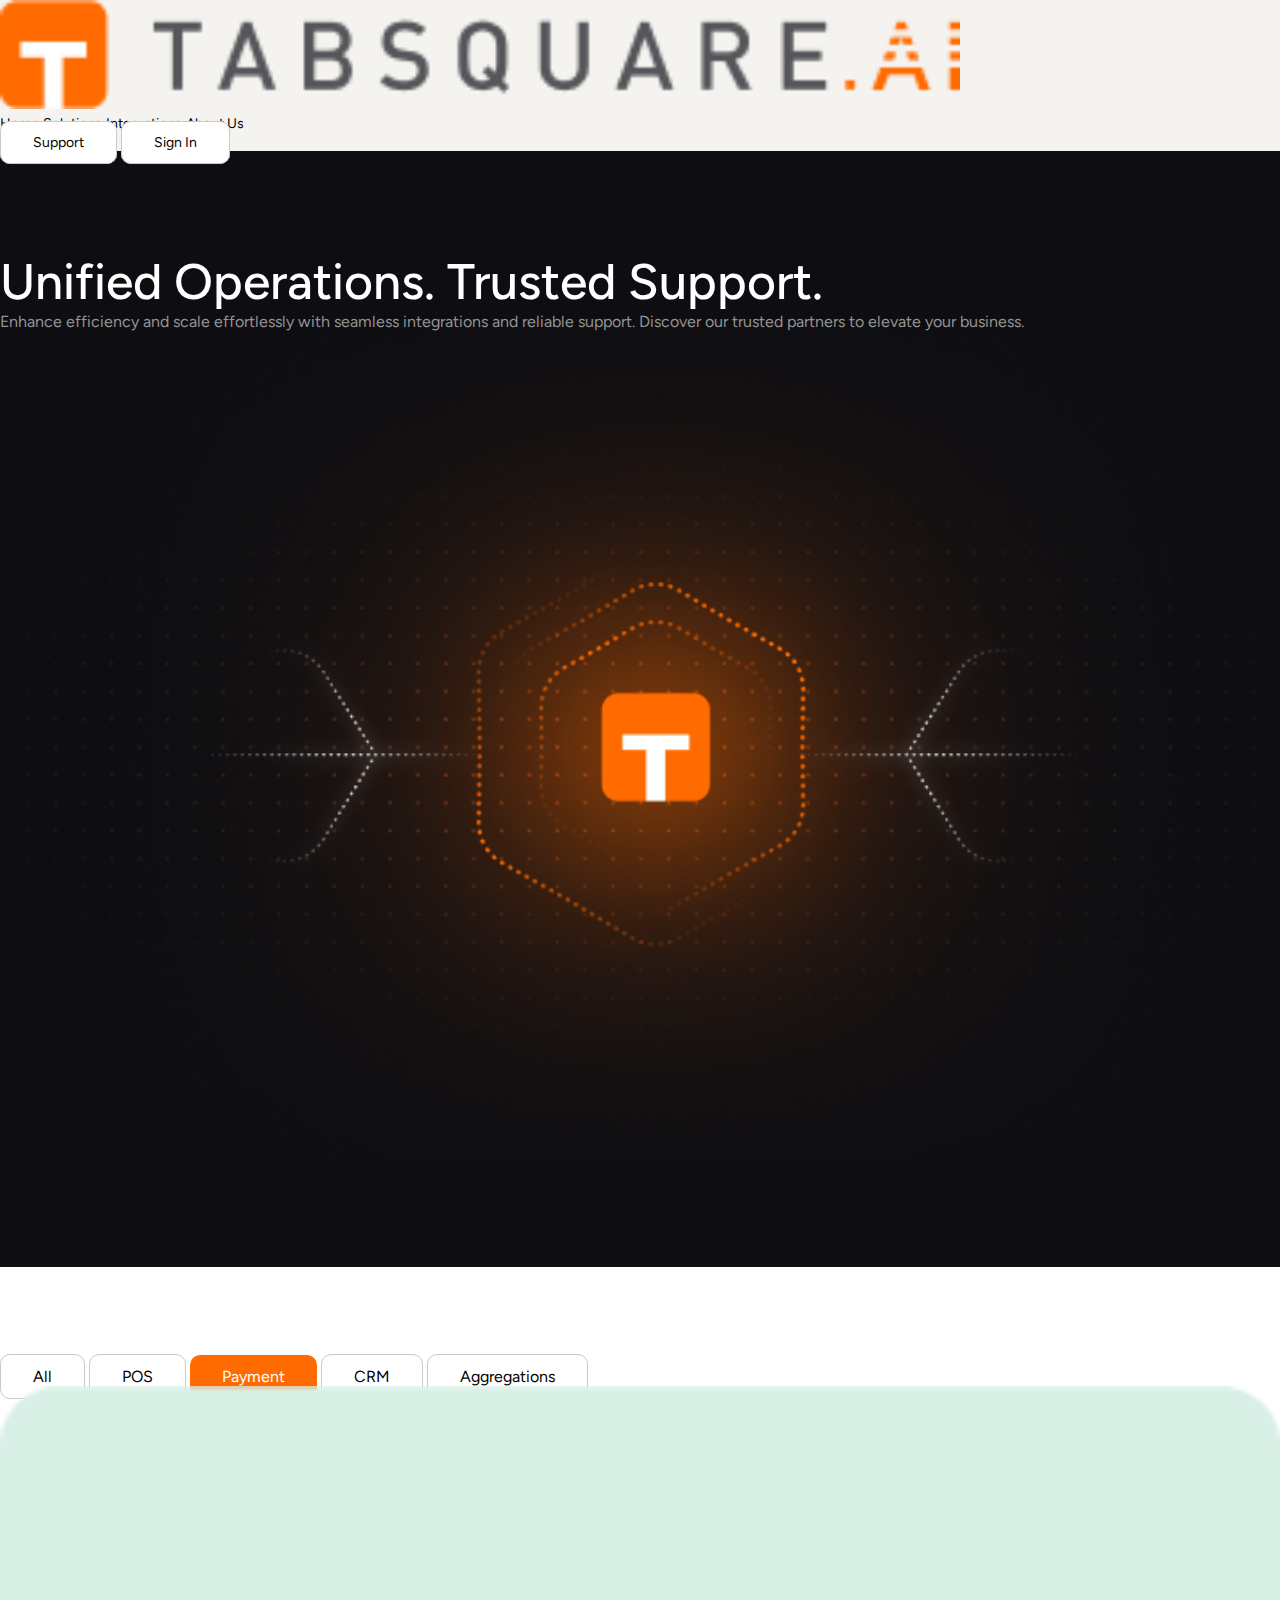
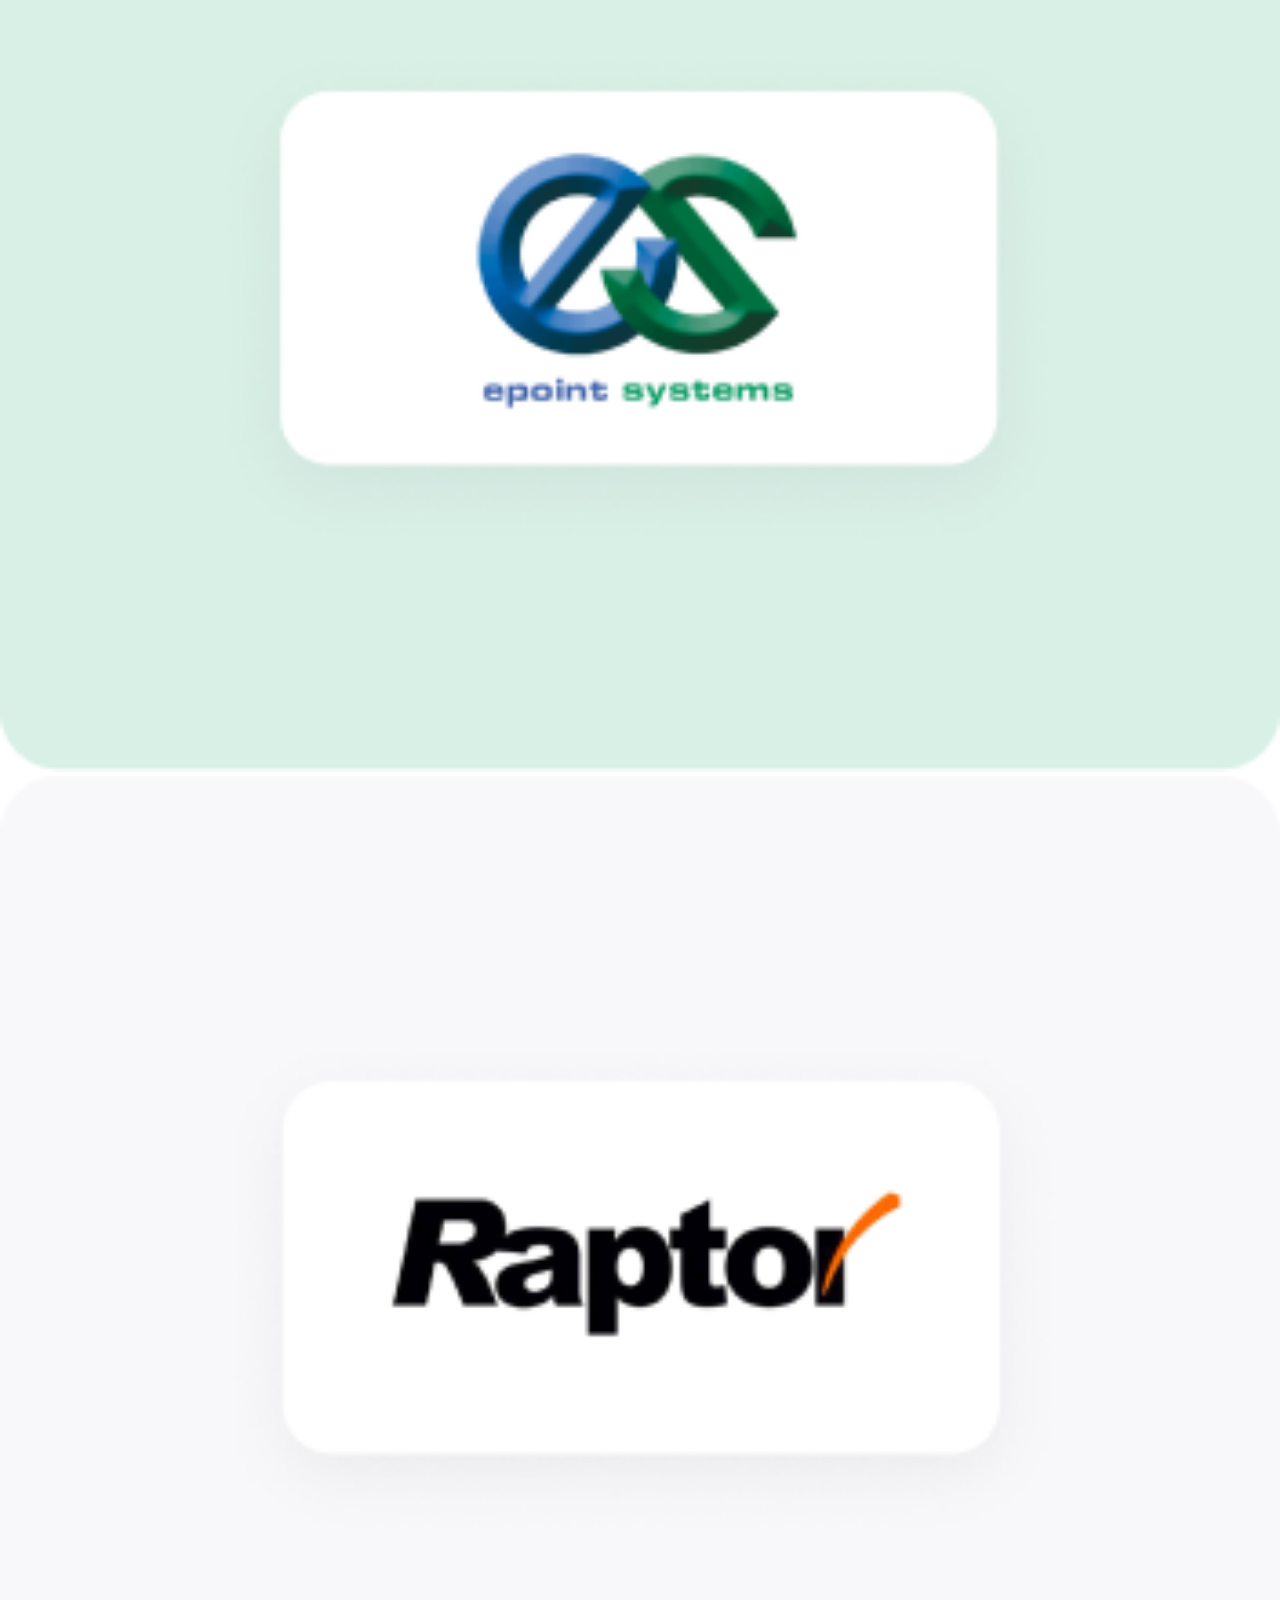
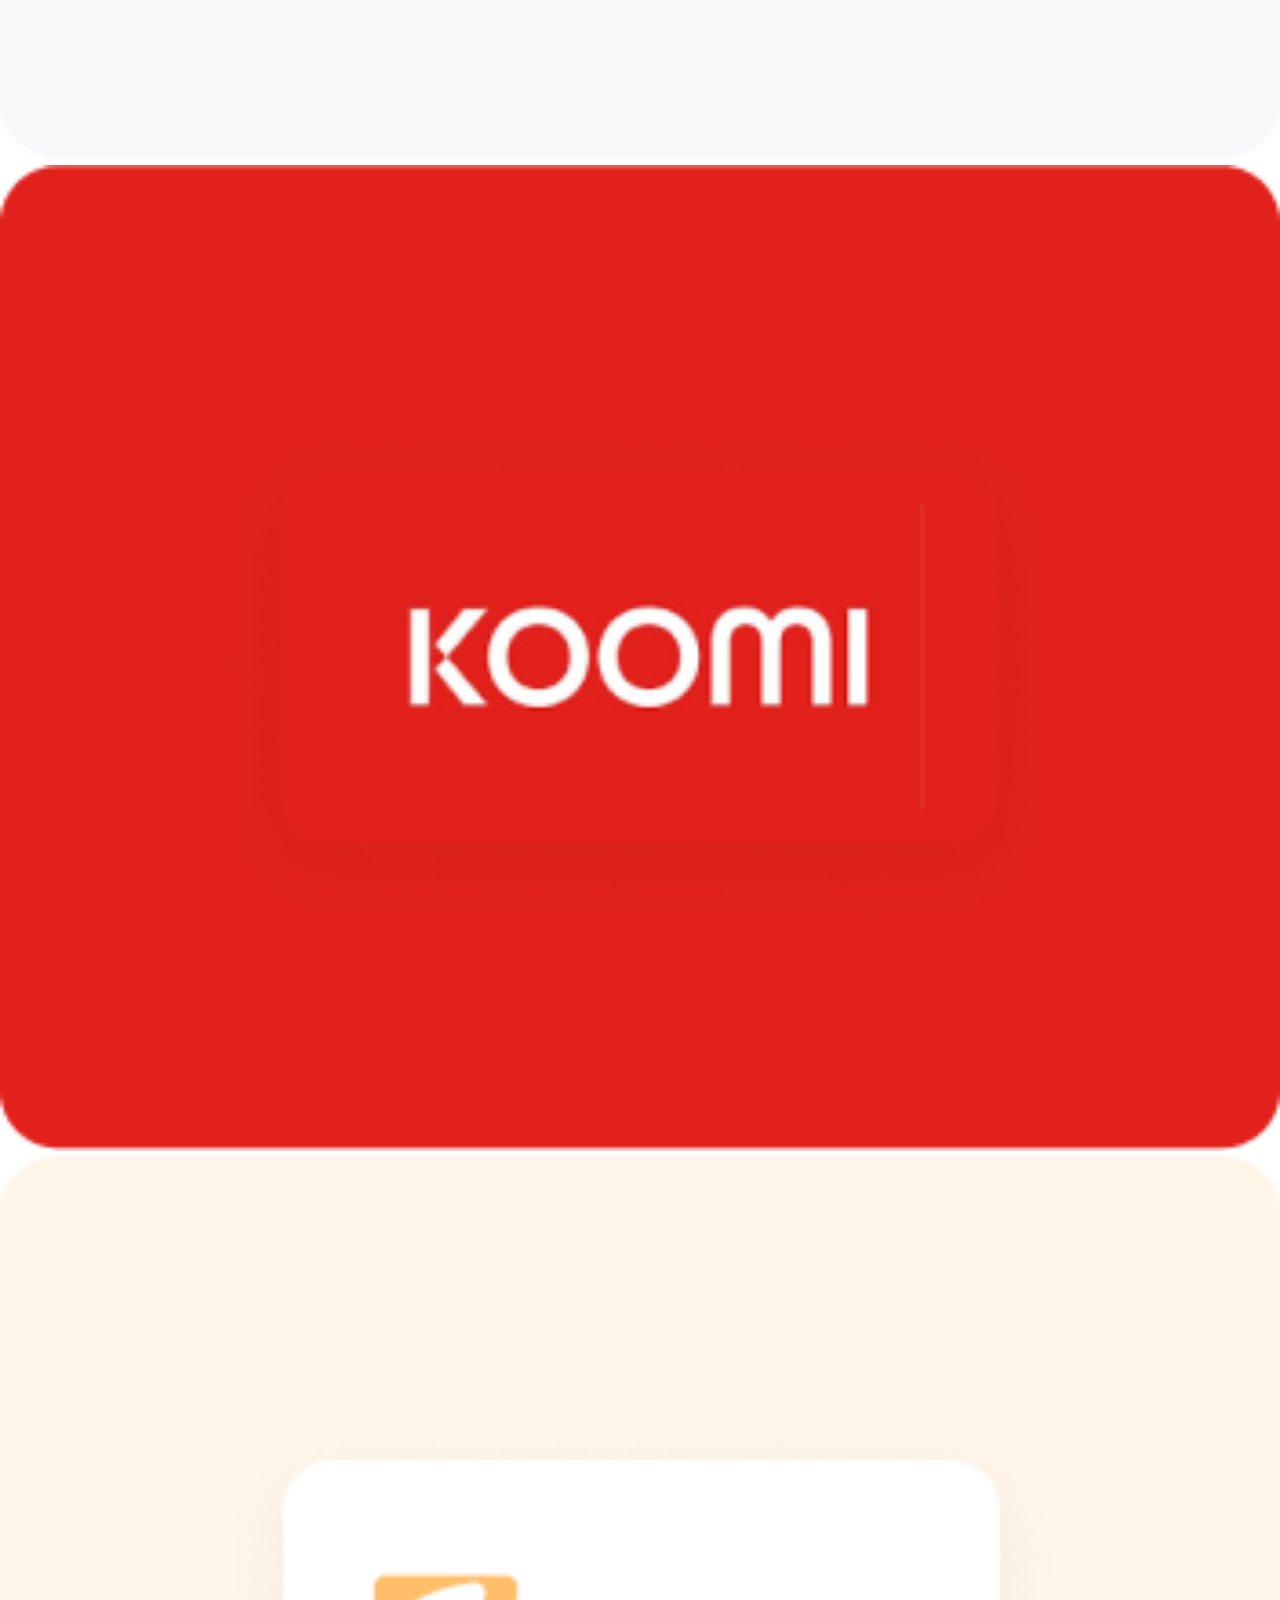
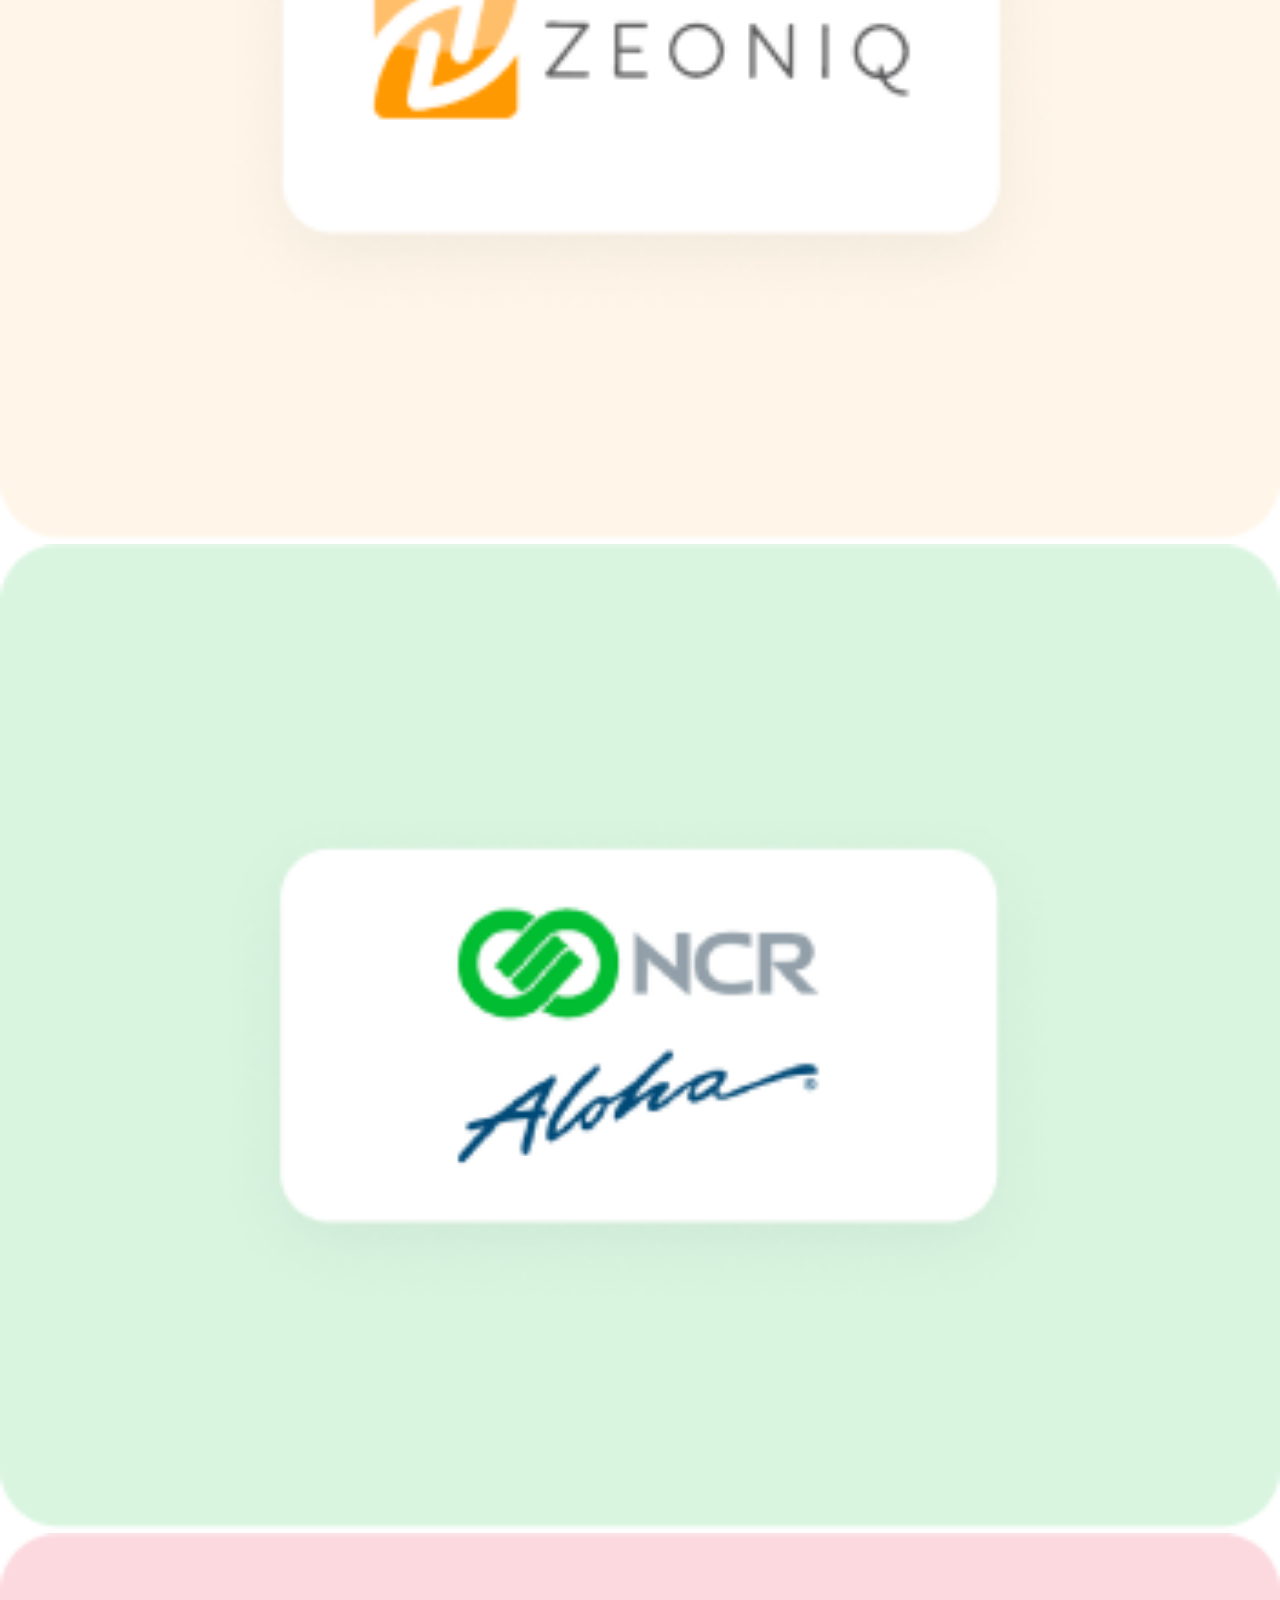
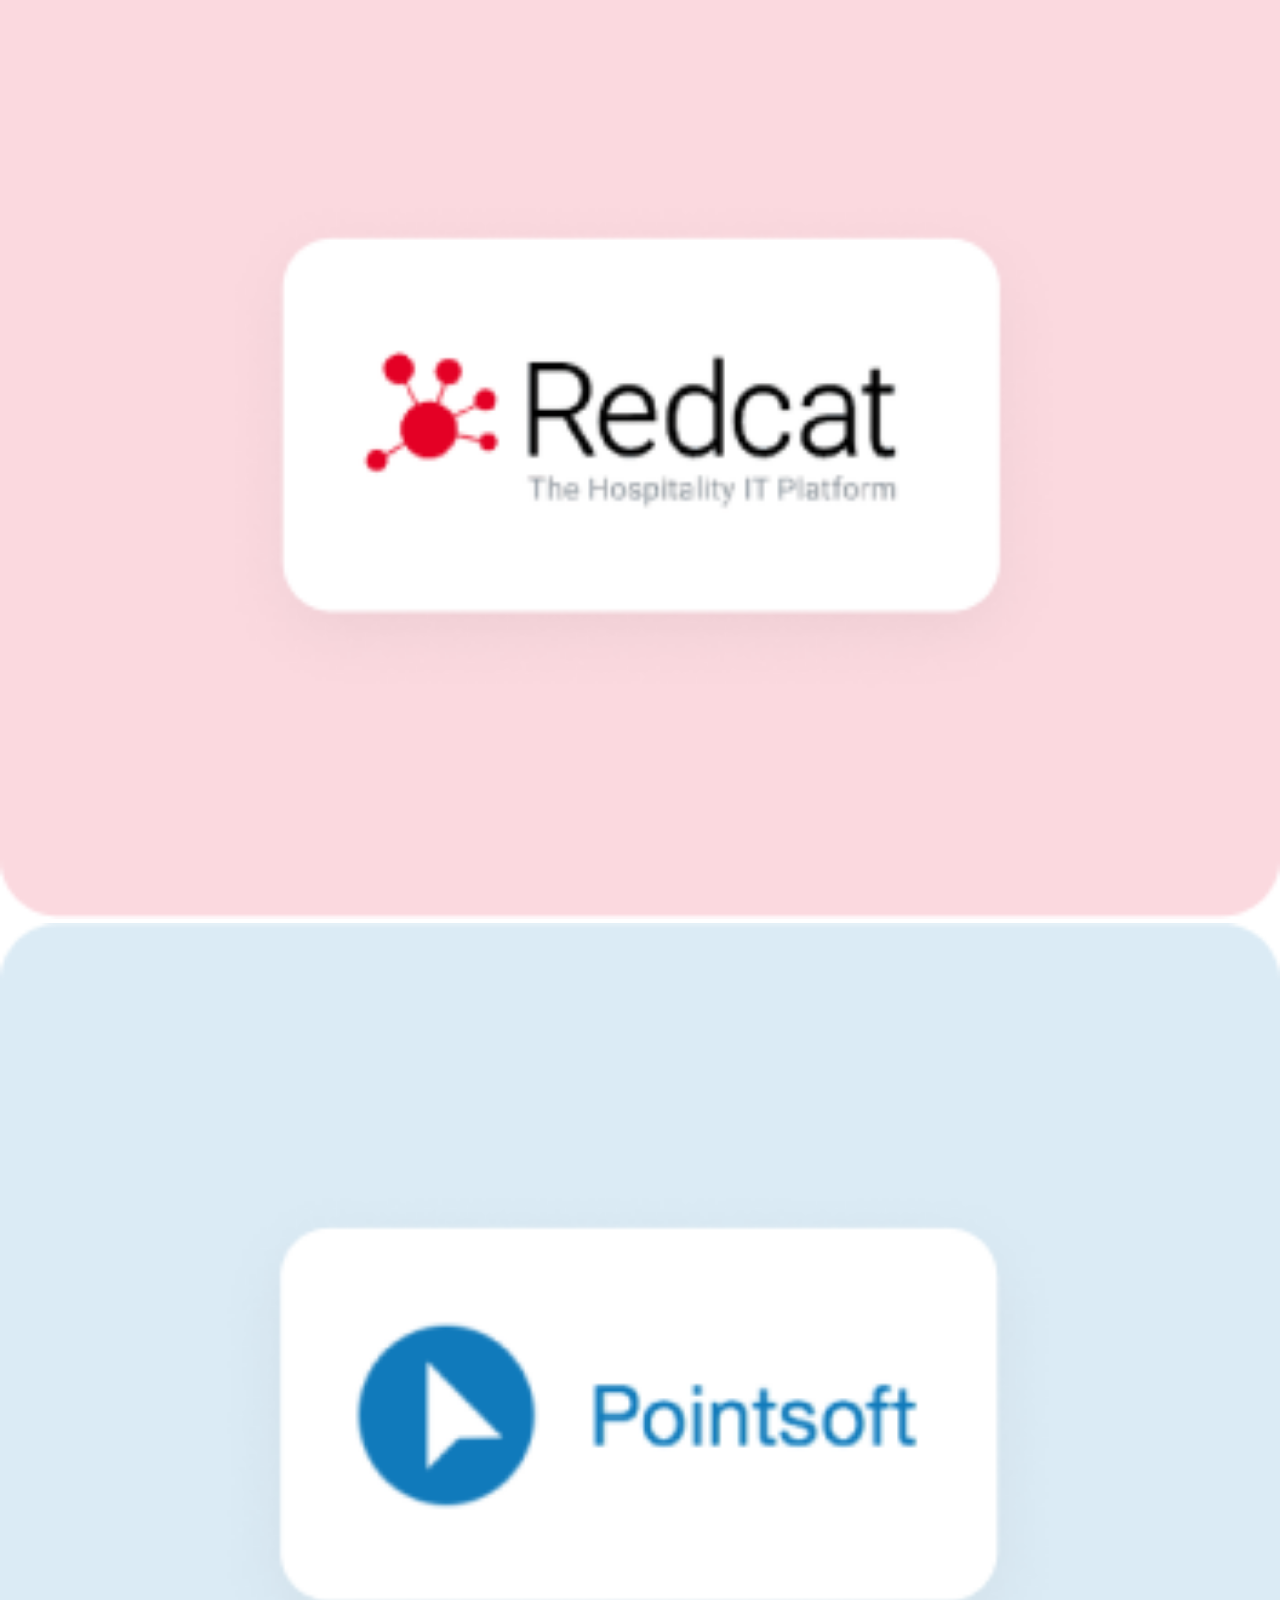
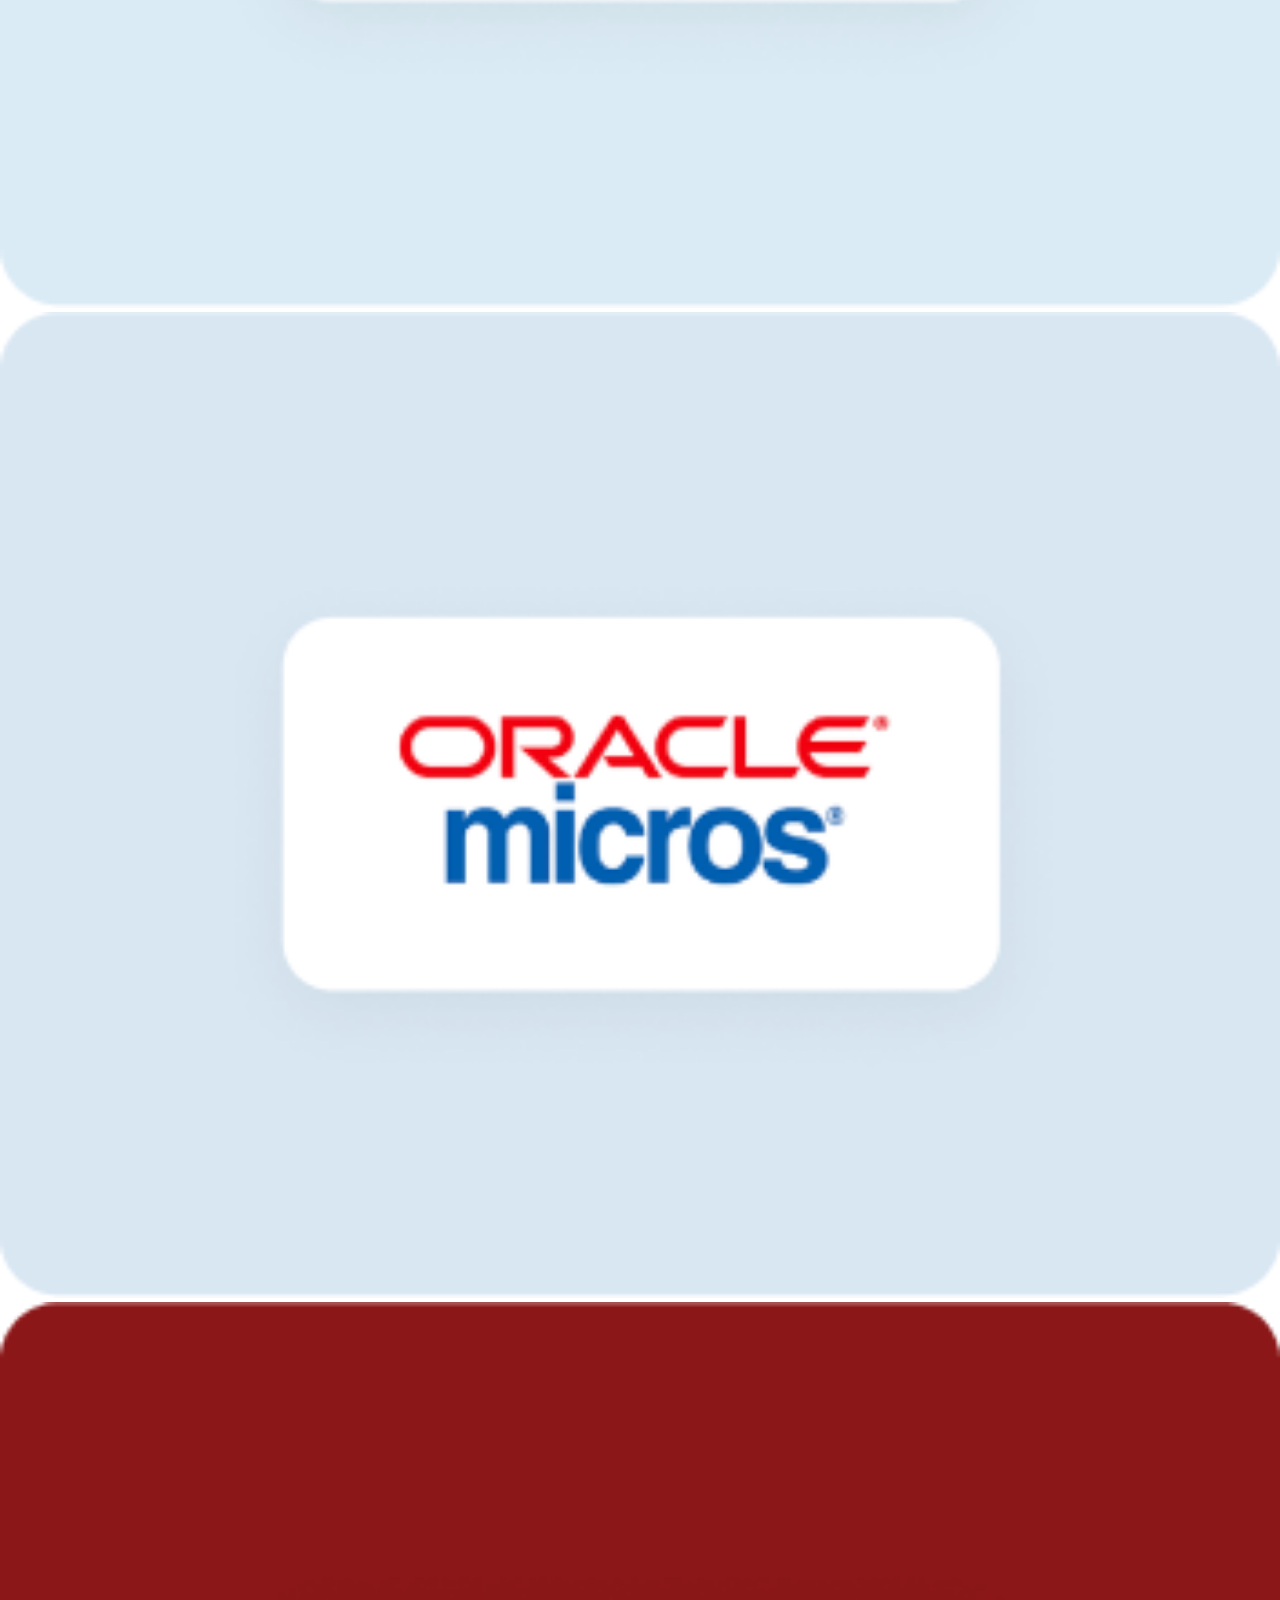
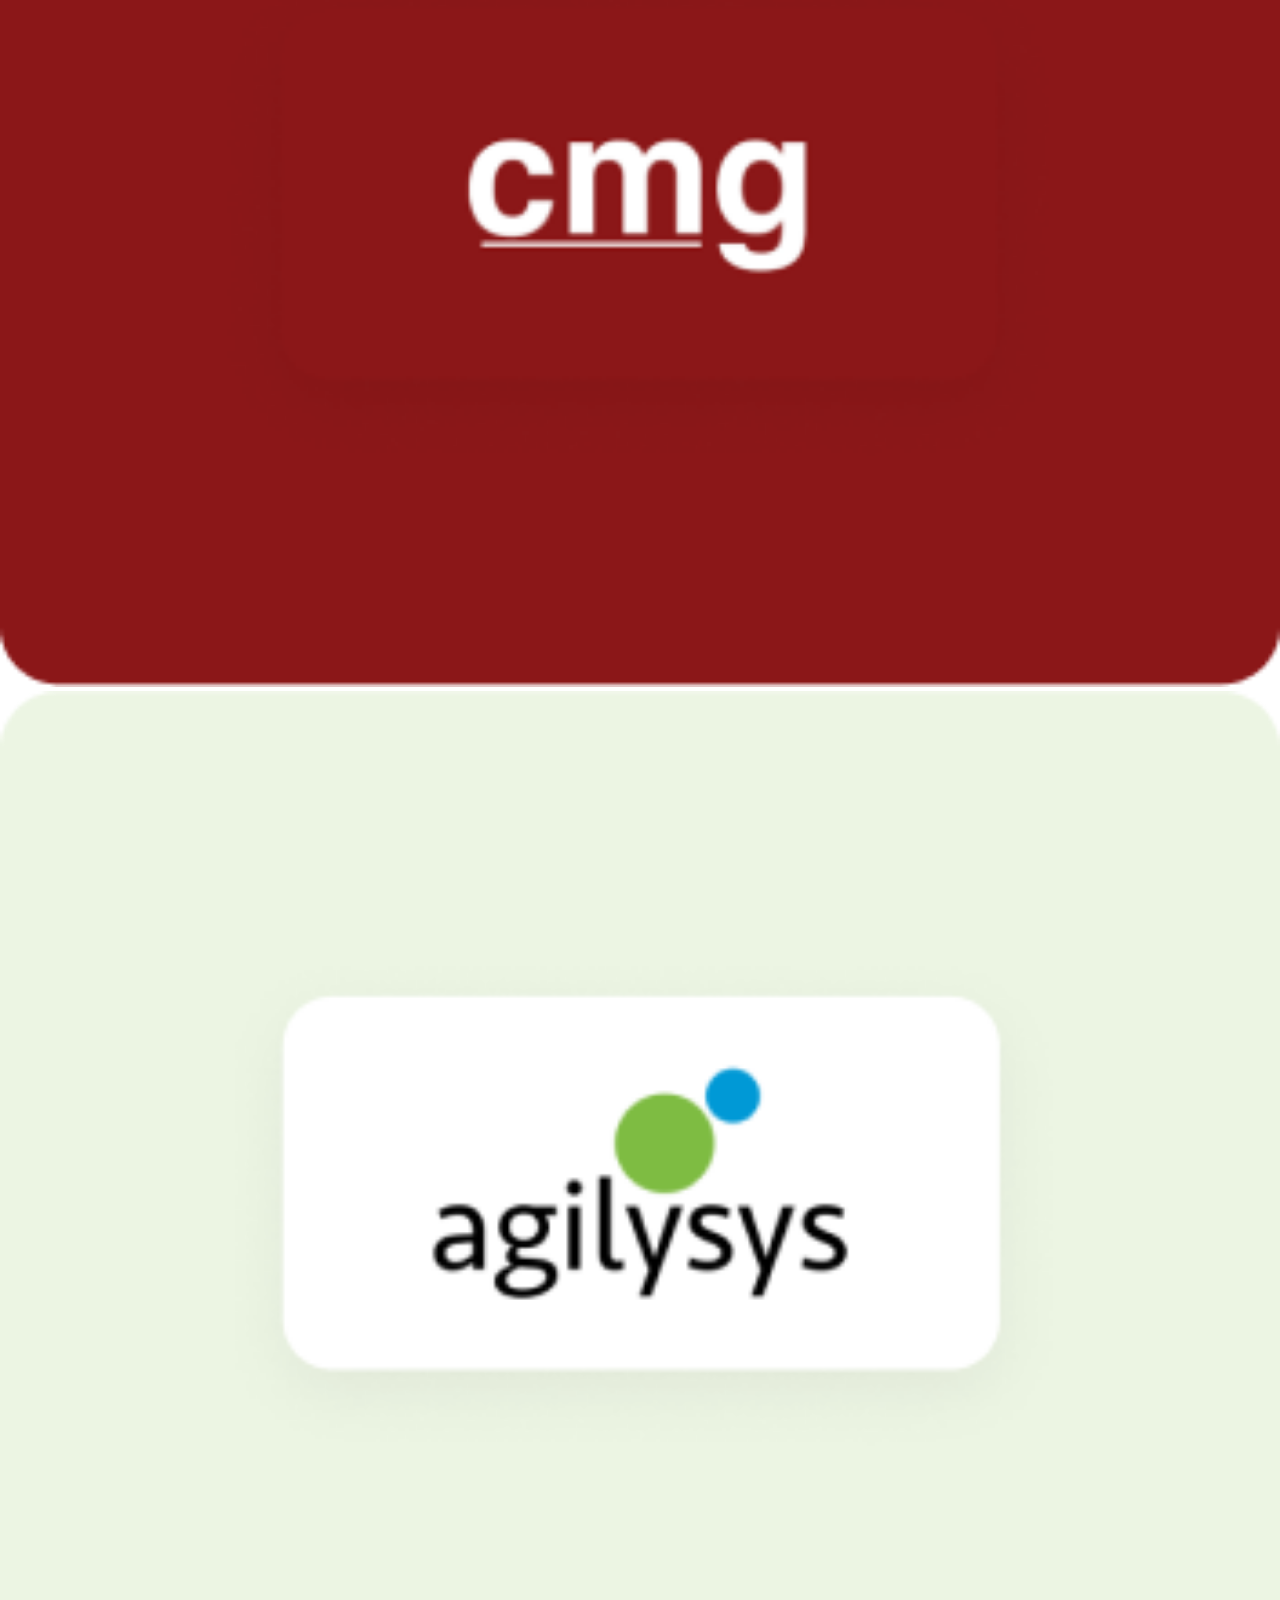
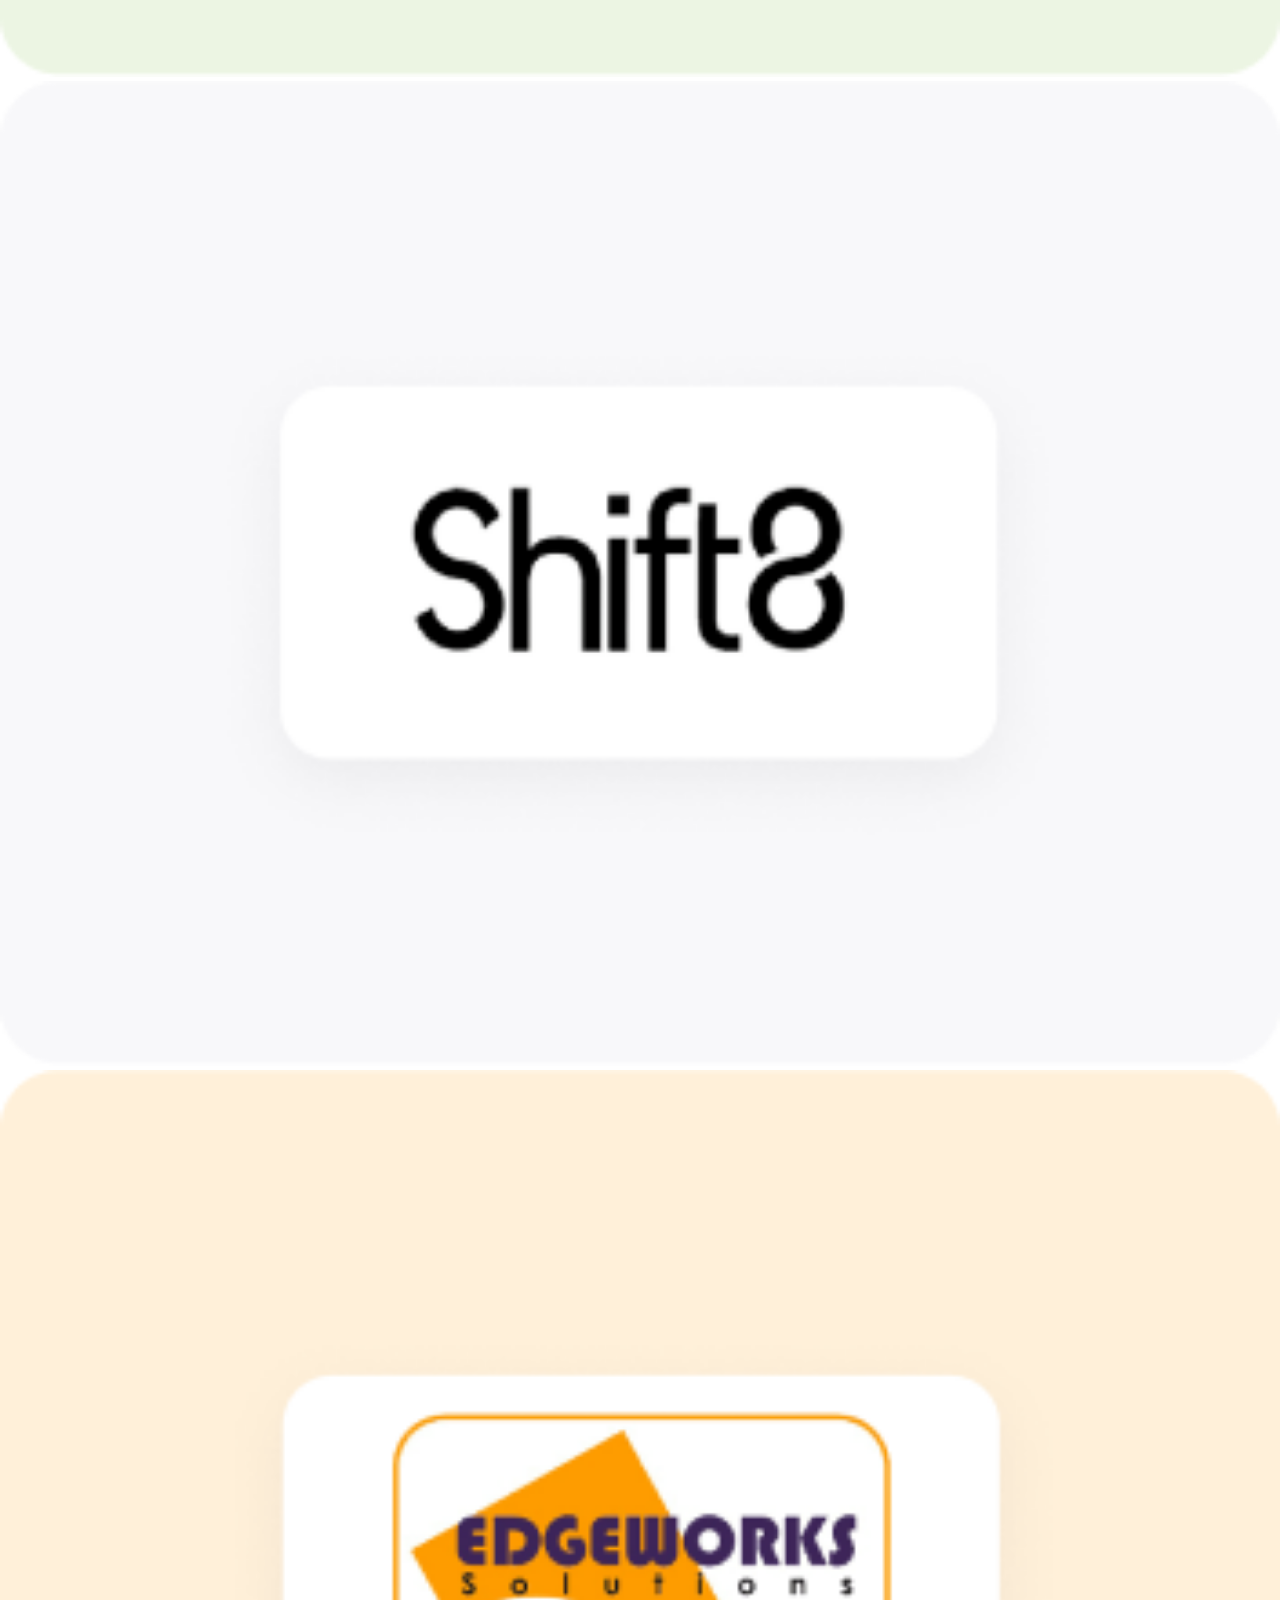
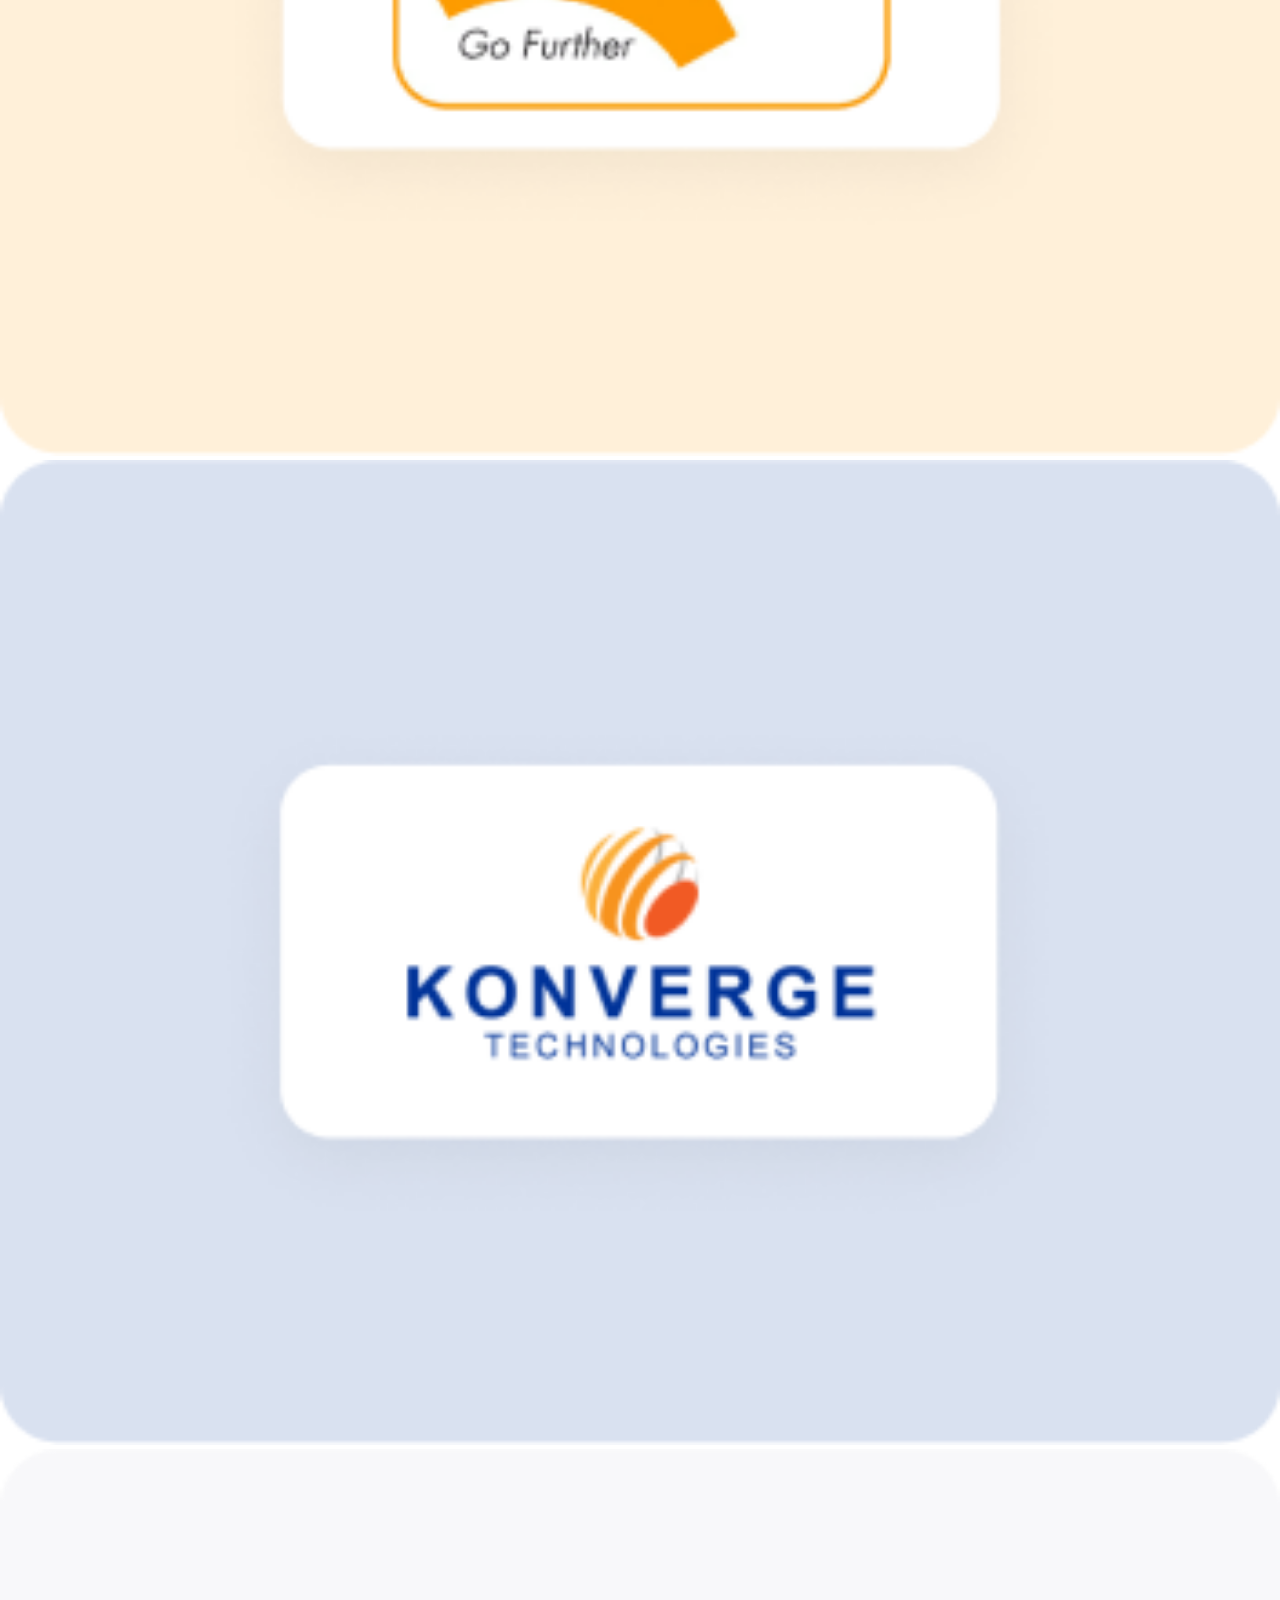
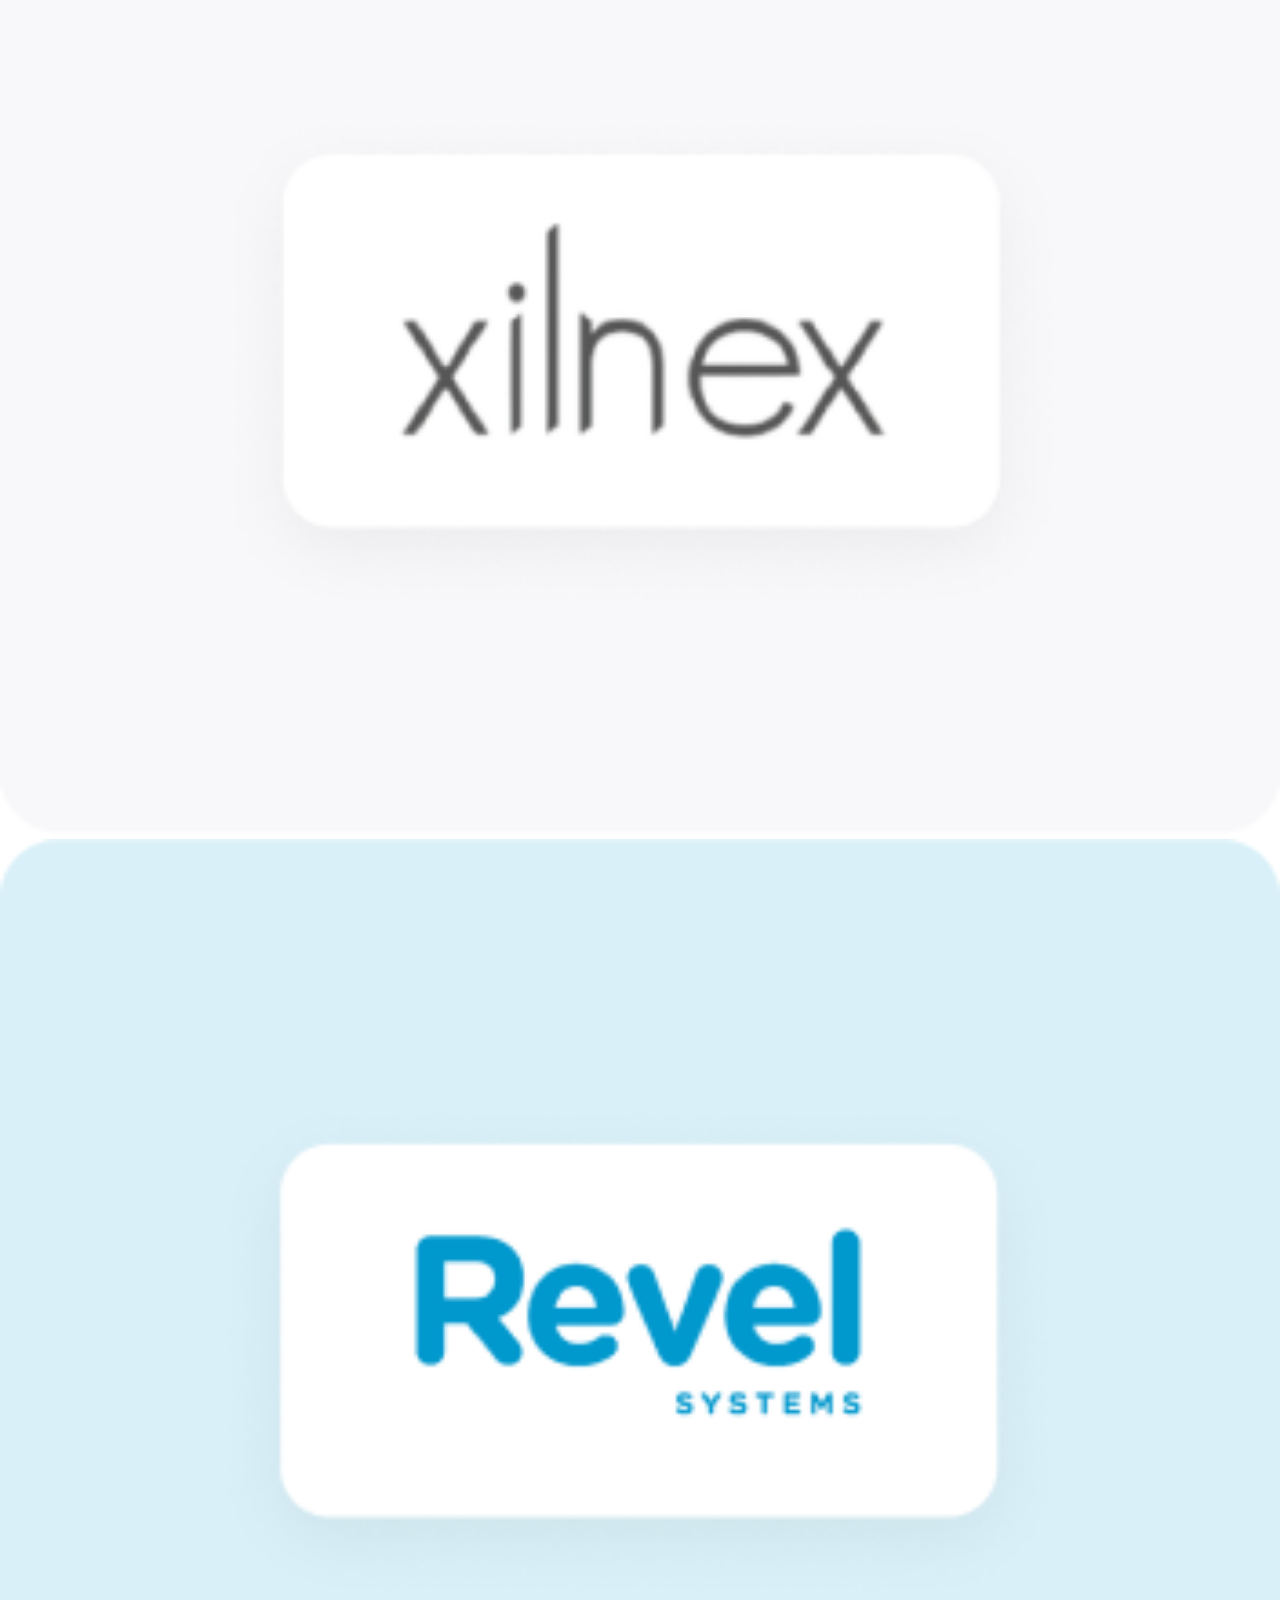
<file: pay.html>
<!DOCTYPE html>
<html lang="en">

<head>
   <meta charset="UTF-8">
   <meta name="viewport" content="width=device-width, initial-scale=1.0">
   <title>TabSquare</title>

   <link rel="preconnect" href="https://fonts.googleapis.com">
   <link rel="preconnect" href="https://fonts.gstatic.com" crossorigin>
   <link href="https://fonts.googleapis.com/css2?family=Figtree:ital,wght@0,300..900;1,300..900&display=swap"
      rel="stylesheet">

   <link href="https://cdn.jsdelivr.net/npm/bootstrap@5.3.8/dist/css/bootstrap.min.css" rel="stylesheet"
      integrity="sha384-sRIl4kxILFvY47J16cr9ZwB07vP4J8+LH7qKQnuqkuIAvNWLzeN8tE5YBujZqJLB" crossorigin="anonymous">

   <link rel="stylesheet" href="./style.css">
</head>

<body>

   <!-- Header section -->

   <header class="header-section">
      <div class="container">
         <div class="header-wrapper p-3">
            <div class="row align-items-center gap-md-0 gap-3">
               <div class="col-md-5">
                  <div class="text-md-start text-center d-inline-block">
                     <img width="75%" src="./Img/Header/logo.png" alt="">
                  </div>
               </div>
               <div class="col-md-7">
                  <div class="d-flex align-items-center justify-content-md-end justify-content-center gap-4">
                     <nav class="d-flex gap-4">
                        <a href="./index.html">Home</a>
                        <a href="./solution.html">Solutions</a>
                        <a href="./integration.html">Integrations</a>
                        <a href="./about.html">About Us</a>
                     </nav>

                     <div class="d-none d-lg-flex gap-4">
                        <a href="./support.html" class="my-sec-btn">Support</a>
                        <a href="#" class="my-sec-btn">Sign In</a>
                     </div>
                  </div>
               </div>
            </div>
         </div>
      </div>
   </header>


   <!-- Operations section -->

   <section class="operation-section">
      <div class="container">
         <div class="operation-wrapper text-lg-start text-center">
            <div class="row align-items-center">
               <div class="col-lg-6">
                  <div>
                     <h2>
                        <span class="d-lg-block">
                           Unified Operations.
                        </span>
                        <span class="d-lg-block">
                           Trusted Support.
                        </span>
                     </h2>

                     <p>
                        <span class="d-lg-block">Enhance efficiency and scale effortlessly with seamless integrations
                           and reliable</span>
                        <span class="d-lg-block">support. Discover our trusted partners to elevate your business.</span>
                     </p>
                  </div>
               </div>
               <div class="col-lg-6">
                  <div>
                     <img width="100%" src="./Img/Integrations/1.png" alt="">
                  </div>
               </div>
            </div>
         </div>
      </div>
   </section>


   <!-- Partners section -->

   <section class="partner-section">
      <div class="container">
         <div class="partner-wrapper">
            <div class="d-flex flex-wrap align-items-center gap-4 mb-5">
               <a href="./integration.html" class="my-sec-btn">All</a>
               <a href="./pos.html" class="my-sec-btn">POS</a>
               <a href="./pay.html" class="my-pri-btn">Payment</a>
               <a href="./crm.html" class="my-sec-btn">CRM</a>
               <a href="./aggre.html" class="my-sec-btn">Aggregations</a>
            </div>

            <div class="row g-4">
               <div class="col-lg-3 col-md-6">
                  <div>
                     <img src="./Img/Integrations/Item-0.png" width="100%" alt="">
                  </div>
               </div>
               <div class="col-lg-3 col-md-6">
                  <div>
                     <img src="./Img/Integrations/Item-1.png" width="100%" alt="">
                  </div>
               </div>
               <div class="col-lg-3 col-md-6">
                  <div>
                     <img src="./Img/Integrations/Item-2.png" width="100%" alt="">
                  </div>
               </div>
               <div class="col-lg-3 col-md-6">
                  <div>
                     <img src="./Img/Integrations/Item-3.png" width="100%" alt="">
                  </div>
               </div>
               <div class="col-lg-3 col-md-6">
                  <div>
                     <img src="./Img/Integrations/Item-4.png" width="100%" alt="">
                  </div>
               </div>
               <div class="col-lg-3 col-md-6">
                  <div>
                     <img src="./Img/Integrations/Item-5.png" width="100%" alt="">
                  </div>
               </div>
               <div class="col-lg-3 col-md-6">
                  <div>
                     <img src="./Img/Integrations/Item-6.png" width="100%" alt="">
                  </div>
               </div>
               <div class="col-lg-3 col-md-6">
                  <div>
                     <img src="./Img/Integrations/Item-7.png" width="100%" alt="">
                  </div>
               </div>
               <div class="col-lg-3 col-md-6">
                  <div>
                     <img src="./Img/Integrations/Item-8.png" width="100%" alt="">
                  </div>
               </div>
               <div class="col-lg-3 col-md-6">
                  <div>
                     <img src="./Img/Integrations/Item-9.png" width="100%" alt="">
                  </div>
               </div>
               <div class="col-lg-3 col-md-6">
                  <div>
                     <img src="./Img/Integrations/Item-10.png" width="100%" alt="">
                  </div>
               </div>
               <div class="col-lg-3 col-md-6">
                  <div>
                     <img src="./Img/Integrations/Item-11.png" width="100%" alt="">
                  </div>
               </div>
               <div class="col-lg-3 col-md-6">
                  <div>
                     <img src="./Img/Integrations/Item-12.png" width="100%" alt="">
                  </div>
               </div>
               <div class="col-lg-3 col-md-6">
                  <div>
                     <img src="./Img/Integrations/Item-13.png" width="100%" alt="">
                  </div>
               </div>
               <div class="col-lg-3 col-md-6">
                  <div>
                     <img src="./Img/Integrations/Item-14.png" width="100%" alt="">
                  </div>
               </div>
               <div class="col-lg-3 col-md-6">
                  <div>
                     <img src="./Img/Integrations/Item-15.png" width="100%" alt="">
                  </div>
               </div>
               <div class="col-lg-3 col-md-6">
                  <div>
                     <img src="./Img/Integrations/Item-16.png" width="100%" alt="">
                  </div>
               </div>
               <div class="col-lg-3 col-md-6">
                  <div>
                     <img src="./Img/Integrations/Item-17.png" width="100%" alt="">
                  </div>
               </div>
               <div class="col-lg-3 col-md-6">
                  <div>
                     <img src="./Img/Integrations/Item-18.png" width="100%" alt="">
                  </div>
               </div>
               <div class="col-lg-3 col-md-6">
                  <div>
                     <img src="./Img/Integrations/Item-19.png" width="100%" alt="">
                  </div>
               </div>
               <div class="col-lg-3 col-md-6">
                  <div>
                     <img src="./Img/Integrations/Item-20.png" width="100%" alt="">
                  </div>
               </div>
               <div class="col-lg-3 col-md-6">
                  <div>
                     <img src="./Img/Integrations/Item-21.png" width="100%" alt="">
                  </div>
               </div>
            </div>
         </div>
      </div>
   </section>


   <!-- Become section -->

   <section class="become-section">
      <div class="container">
         <div class="become-wrapper text-center">
            <div>
               <img width="100%" src="./Img/Integrations/2.png" alt="">
            </div>

            <div>
               <h2 class="mb-4">Become a Tabsquare partner</h2>

               <p class="mb-5">
                  <span class="d-md-block">Join our ecosystem and help revolutionise the restaurant industry.</span>
                  <span class="d-md-block">Grow your business with the technology solution that powers hospitality and retail around the globe.</span>
               </p>

               <a href="#" class="my-pri-btn">
                  Join Us Now
               </a>
            </div>
         </div>
      </div>
   </section>




   <!-- Enhance section -->

   <section class="enhance-section">
      <div class="container">
         <div class="enhance-wrapper">
            <div class="row align-items-center">
               <div class="col-lg-6">
                  <div class="mb-lg-0 mb-4">
                     <h2 class="mb-4">Looking to enhance your operations?</h2>
                     <p class="mb-5">
                        <span class="d-lg-block">
                           Let's explore solutions tailored to your business. Book a consultation, and we'll guide you
                        </span>
                        <span class="d-lg-block">
                           through the best strategies to enhance efficiency and customer experience.
                        </span>
                     </p>
                     <a href="" class="my-sec-btn">
                        Get Started
                     </a>
                  </div>
               </div>
               <div class="col-lg-6">
                  <div>
                     <img width="100%" src="./Img/Enhance/1.png" alt="">
                  </div>
               </div>
            </div>
         </div>
      </div>
   </section>



   <!-- Footer section -->

   <footer class="footer-section">
      <div class="container">
         <div class="footer-wrapper">
            <div class="mb-5 d-inline-block">
               <img width="100%" src="./Img/footer/logo.png" alt="">
            </div>

            <div class="row align-items-start mb-5">
               <div class="col-sm-6 col-md-4 col-lg-3">
                  <div class="d-flex flex-column mb-lg-0 mb-4">
                     <h5 class="mb-4">Products</h5>
                     <nav class="d-flex flex-sm-column flex-row flex-wrap gap-md-0 gap-3">
                        <a href="./solution.html">MunchMate</a>
                        <a href="./customer.html">Customer Ordering</a>
                        <a href="./payment.html">Payment</a>
                        <a href="./order.html">Order & Queue Management</a>
                     </nav>
                  </div>
               </div>
               <div class="col-sm-6 col-md-4 col-lg-3">
                  <div class="d-flex flex-column mb-md-0 mb-4">
                     <h5 class="mb-4">Integrations</h5>
                     <nav class="d-flex flex-sm-column flex-row flex-wrap gap-md-0 gap-3">
                        <a href="">POS</a>
                        <a href="">Payment</a>
                        <a href="">CRM</a>
                        <a href="">Aggregators</a>
                     </nav>
                  </div>
               </div>
               <div class="col-sm-6 col-md-4 col-lg-3">
                  <div class="d-flex flex-column mb-md-0 mb-4 gap-md-0 gap-3">
                     <h5 class="mb-4">Resources</h5>
                     <nav class="d-flex flex-sm-column flex-row flex-wrap">
                        <a href="./about.html">About Us</a>
                        <a href="./support.html">Support</a>
                     </nav>
                  </div>
               </div>
               <div class="col-sm-6 col-md-12 col-lg-3">
                  <div>
                     <h5 class="mb-4">Follow us on</h5>
                     <div class="d-flex align-items-center gap-3">
                        <a href="">
                           <img src="./Img/footer/fb.png" alt="">
                        </a>
                        <a href="">
                           <img src="./Img/footer/lin.png" alt="">
                        </a>
                        <a href="">
                           <img src="./Img/footer/in.png" alt="">
                        </a>
                        <a href="">
                           <img src="./Img/footer/yt.png" alt="">
                        </a>
                     </div>
                  </div>
               </div>
            </div>

            <div class="d-flex justify-content-between align-items-center">
               <p class="m-0">
                  Copyright © 2025 TabSquare
               </p>

               <a href="#">
                  Privacy Policy
               </a>
            </div>
         </div>
      </div>
   </footer>
</body>

</html>
</file>
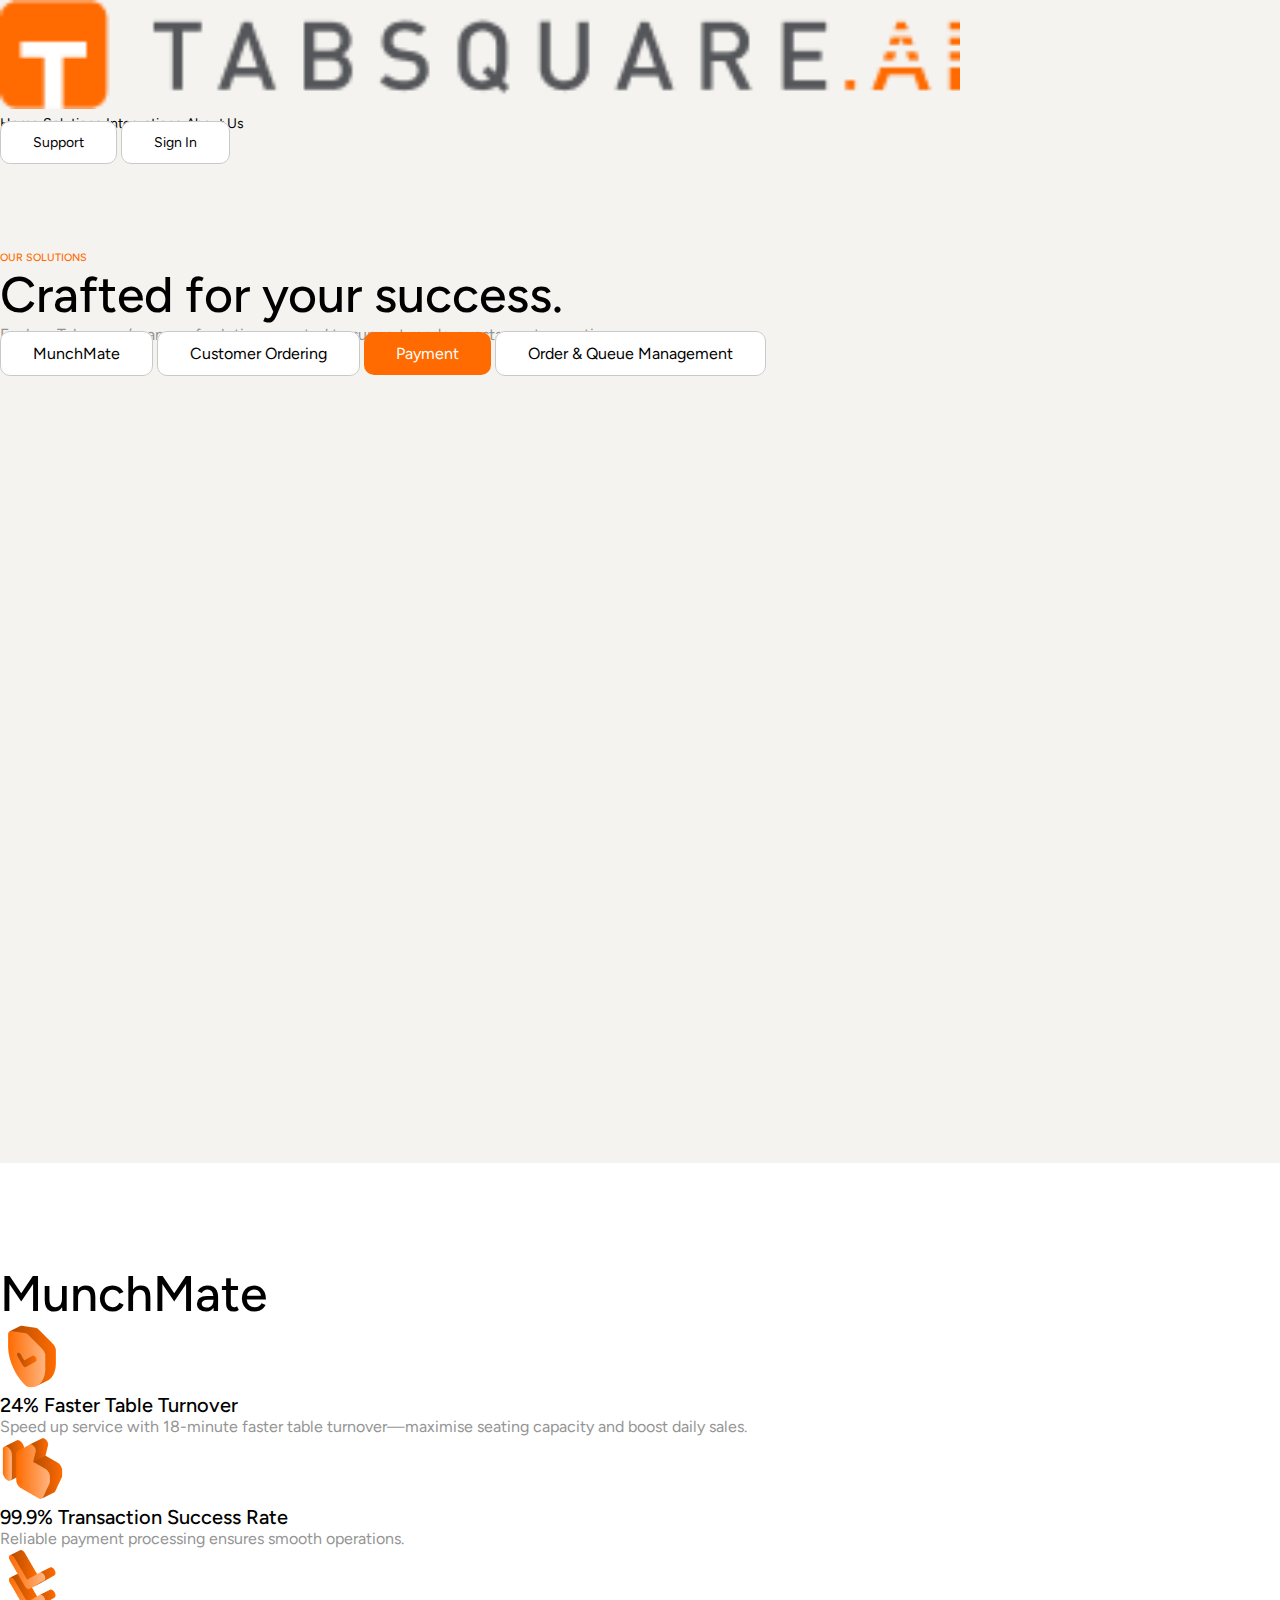
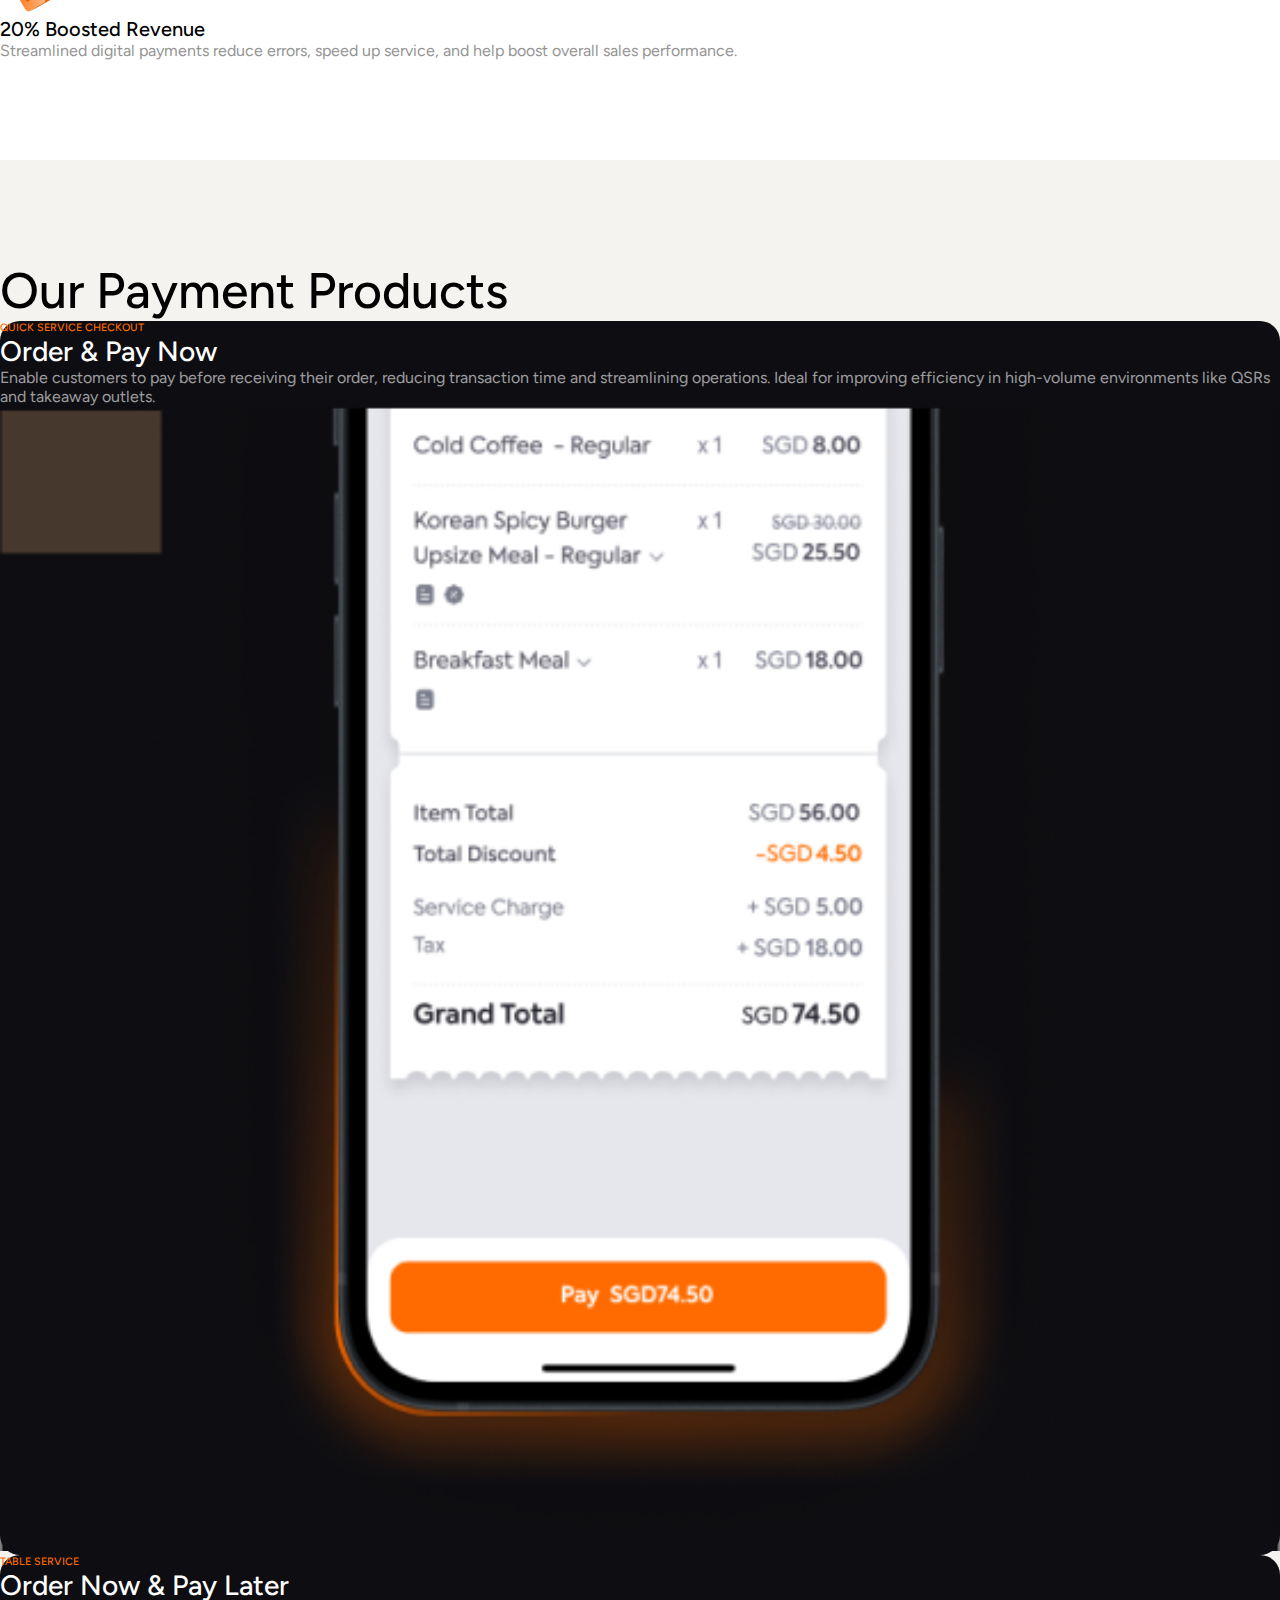
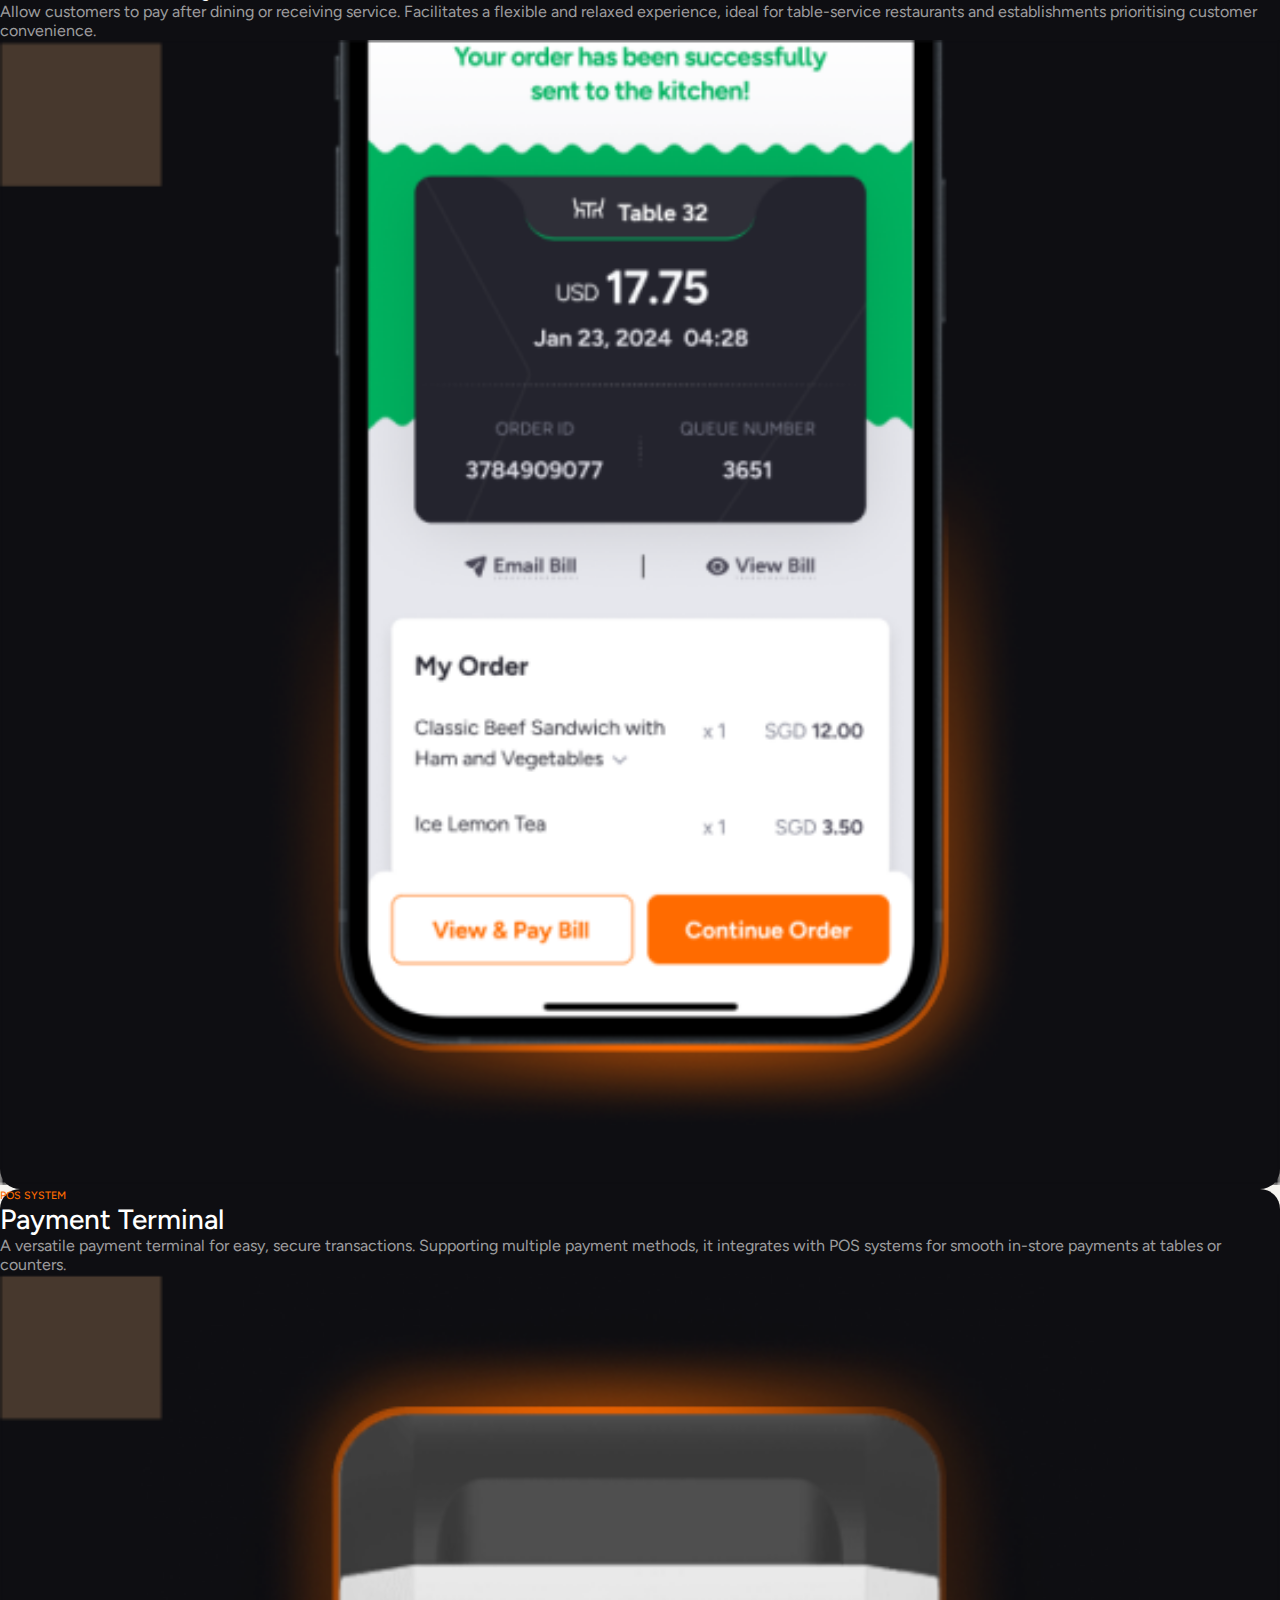
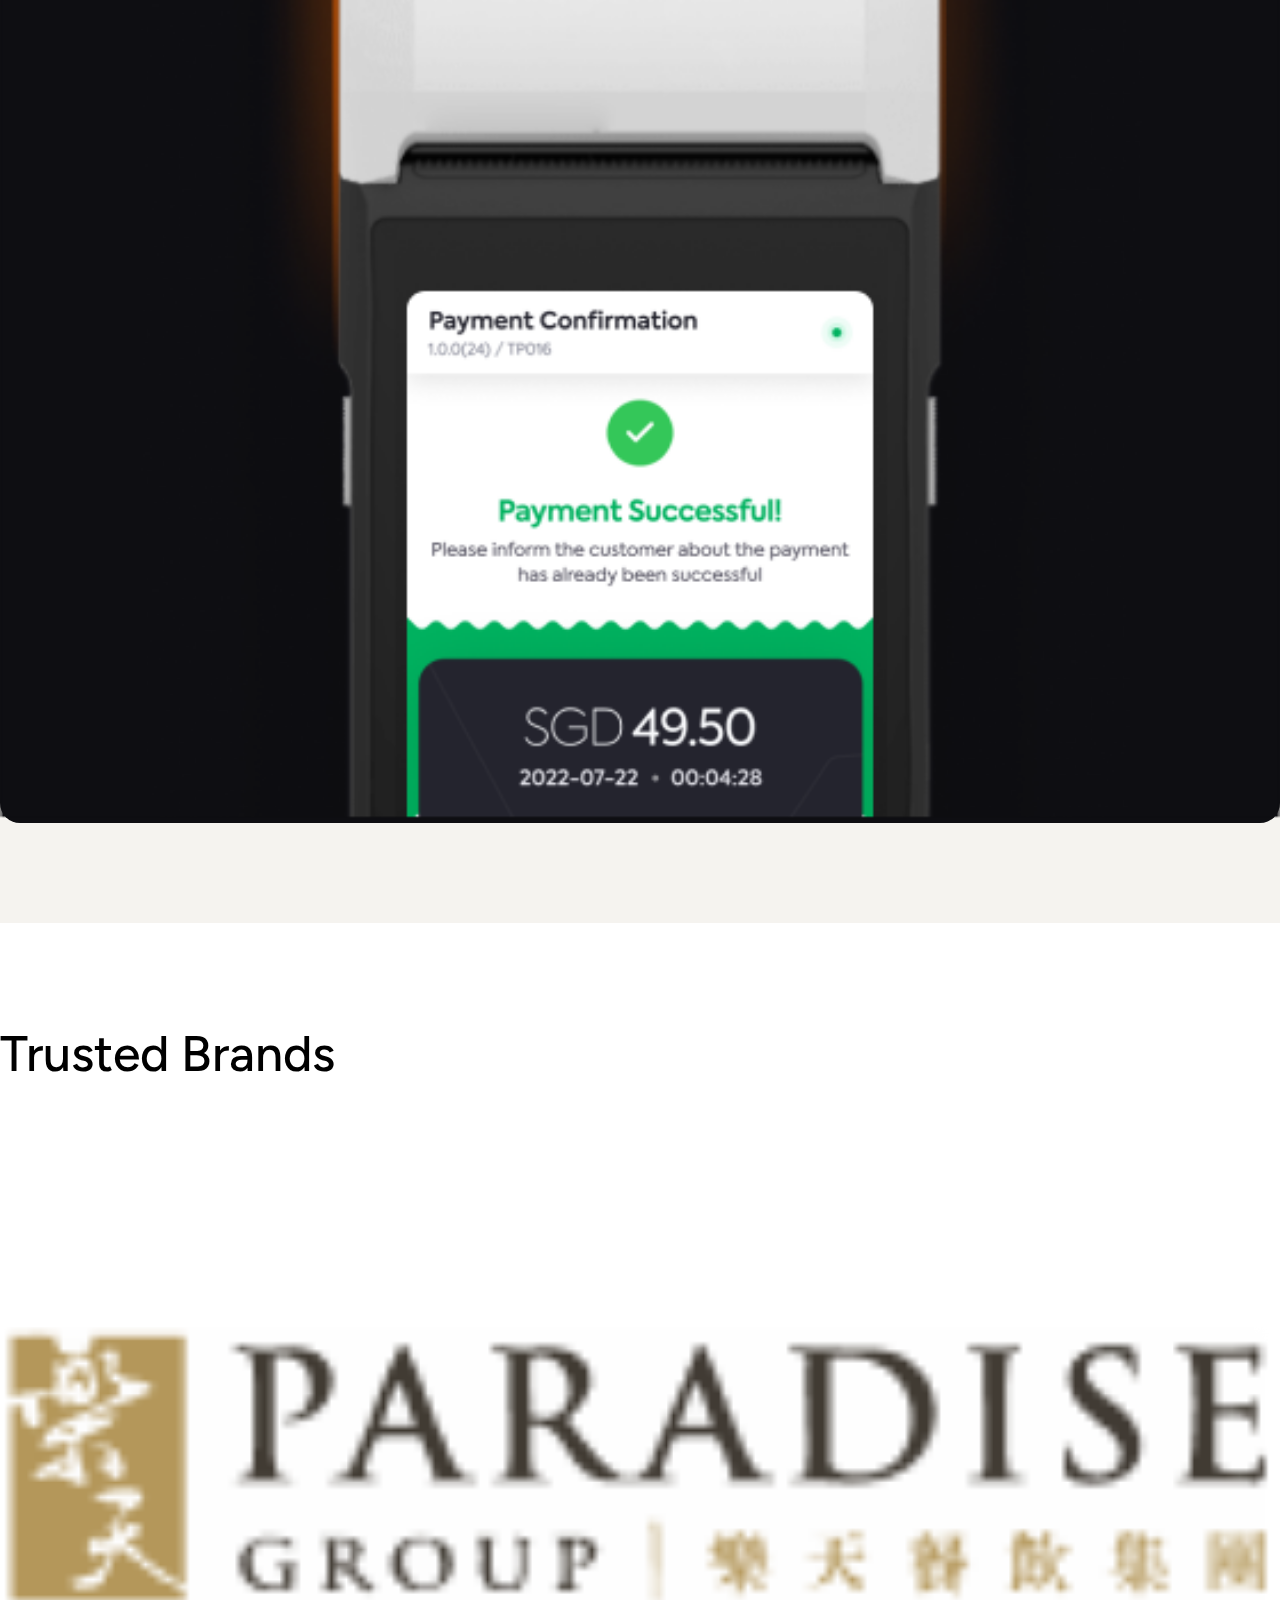
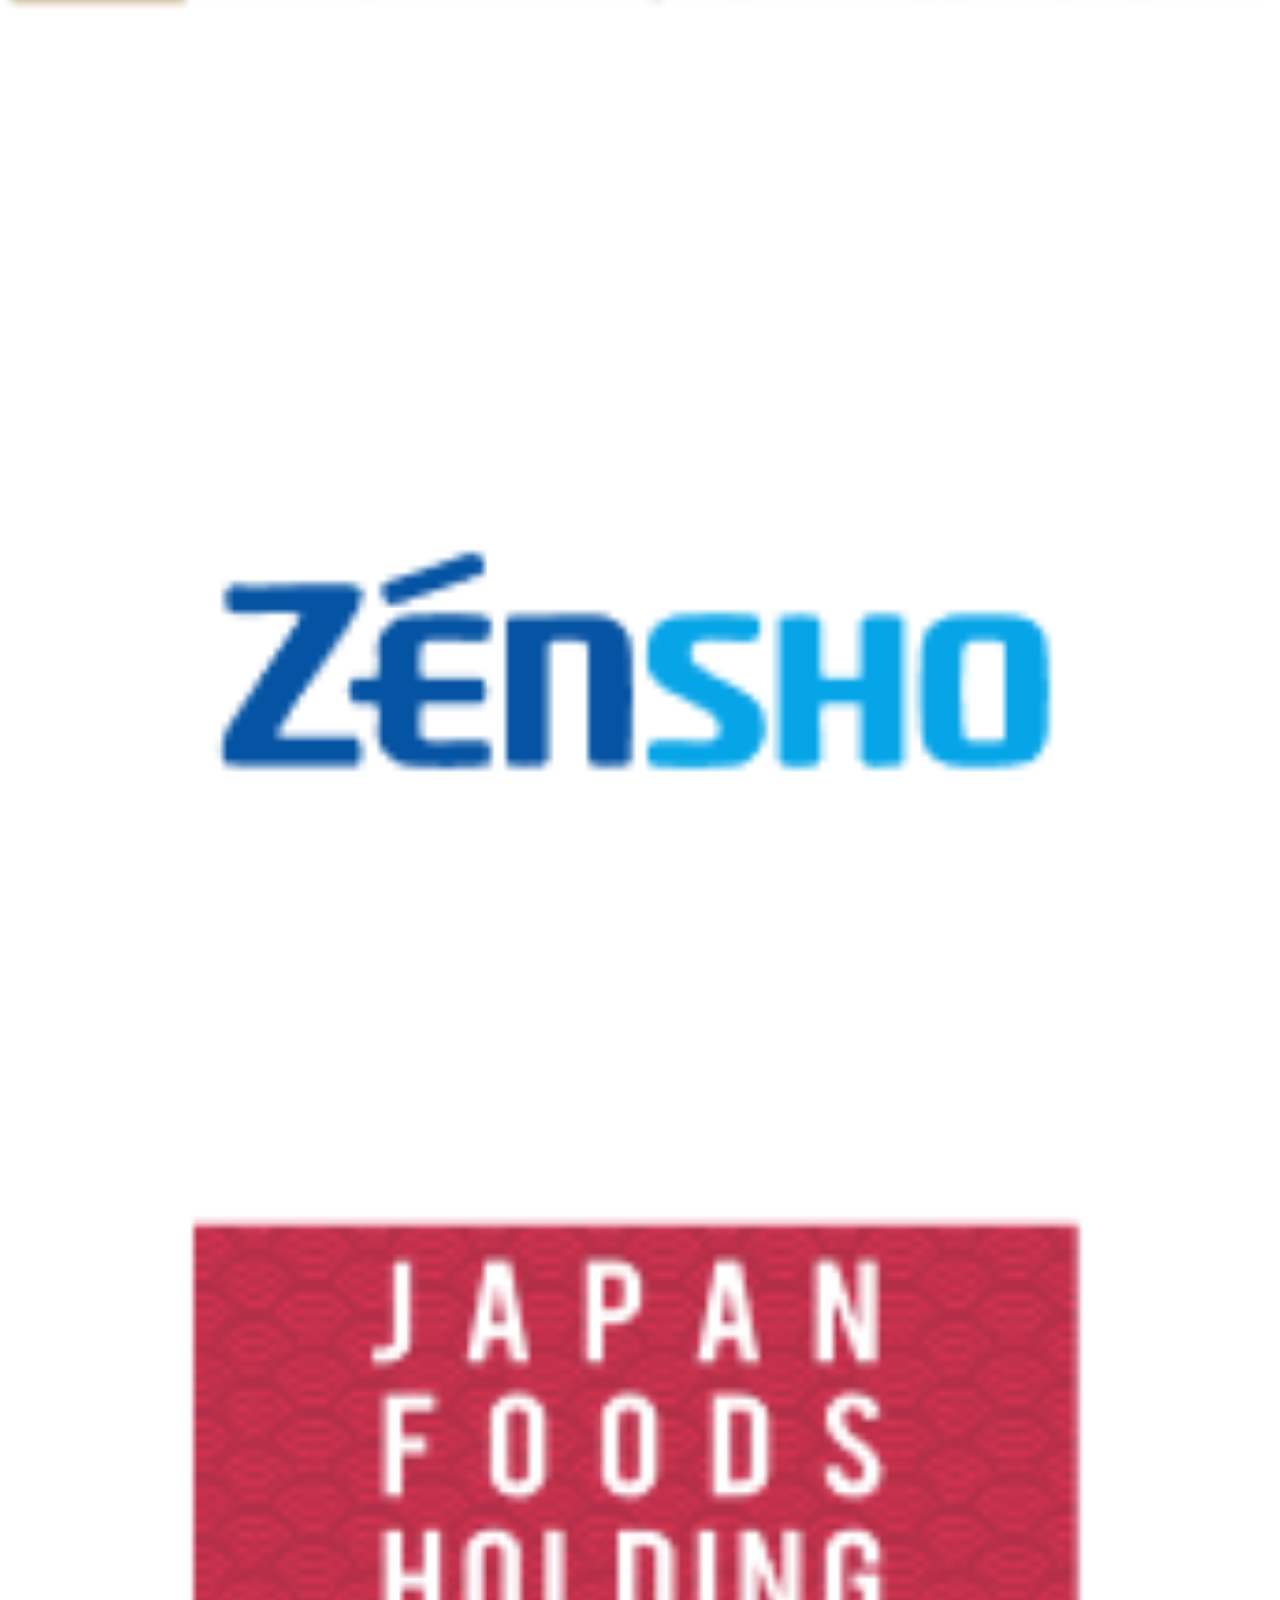
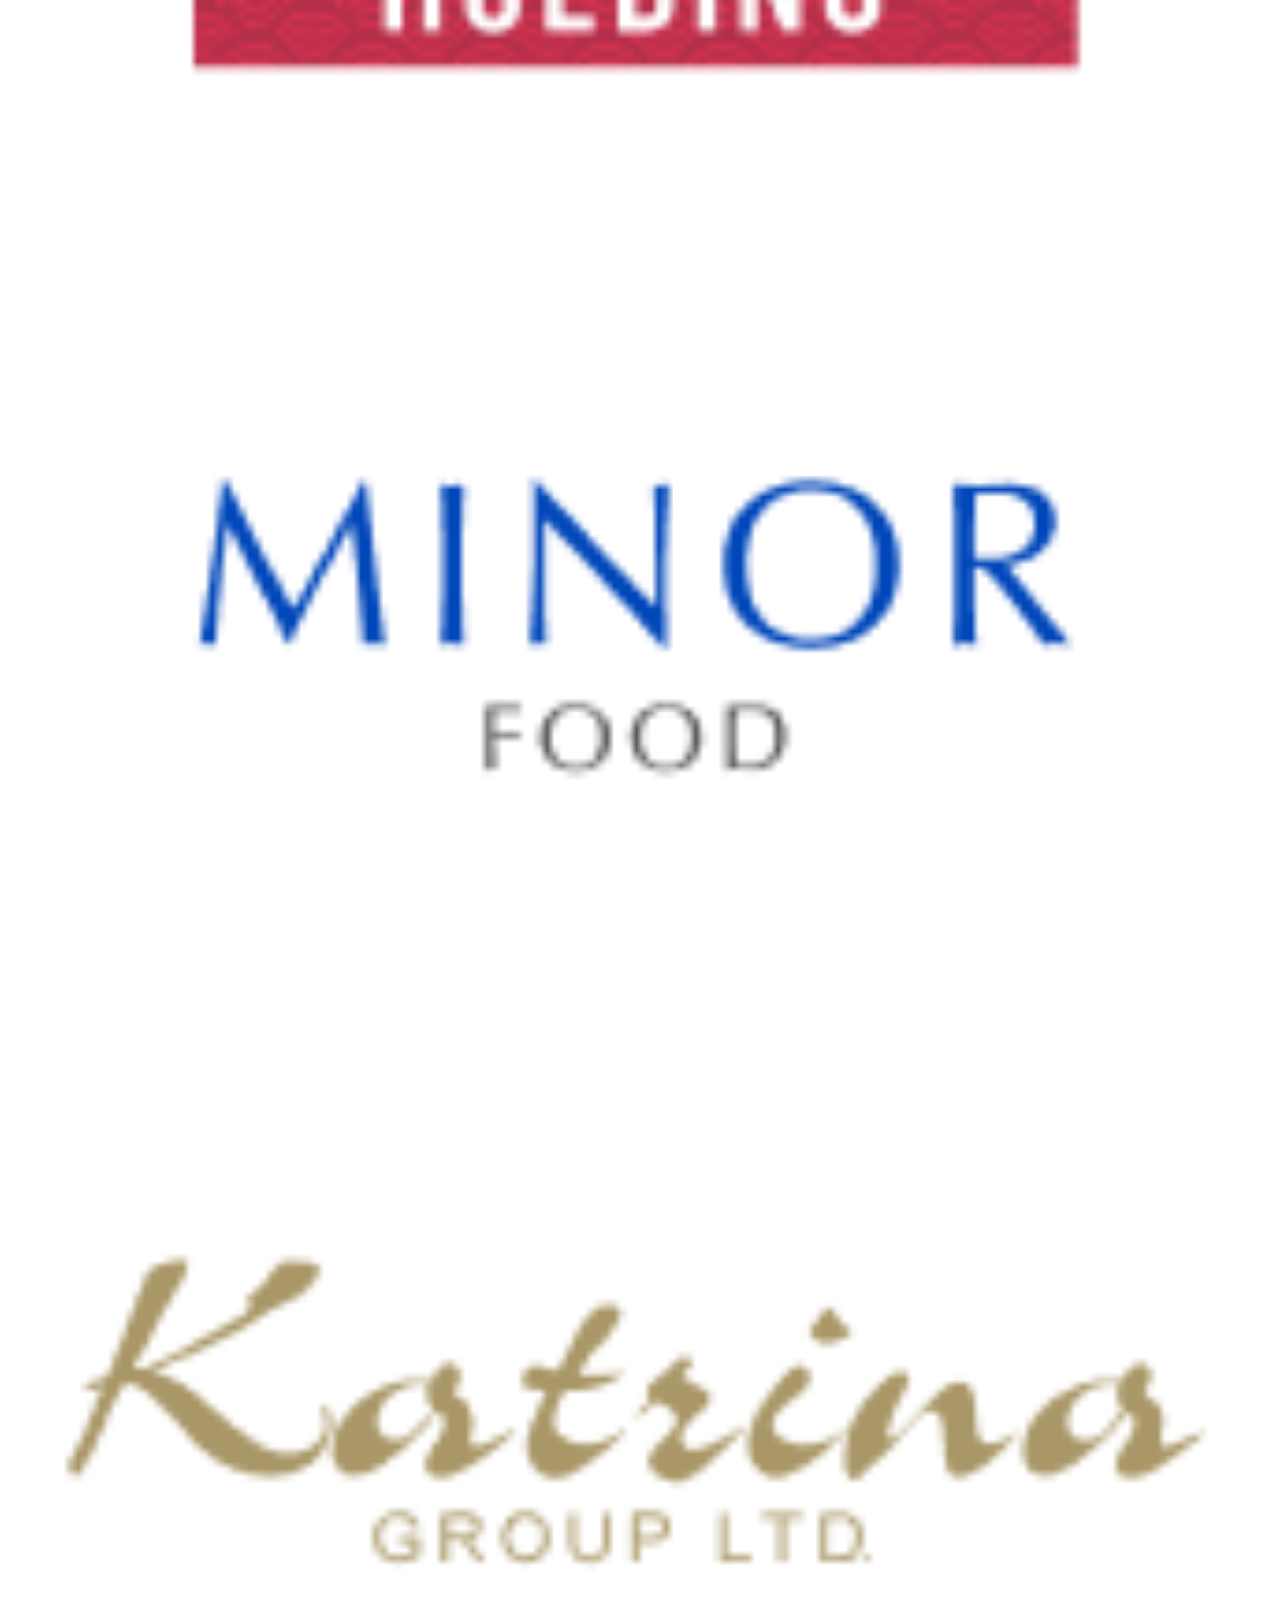
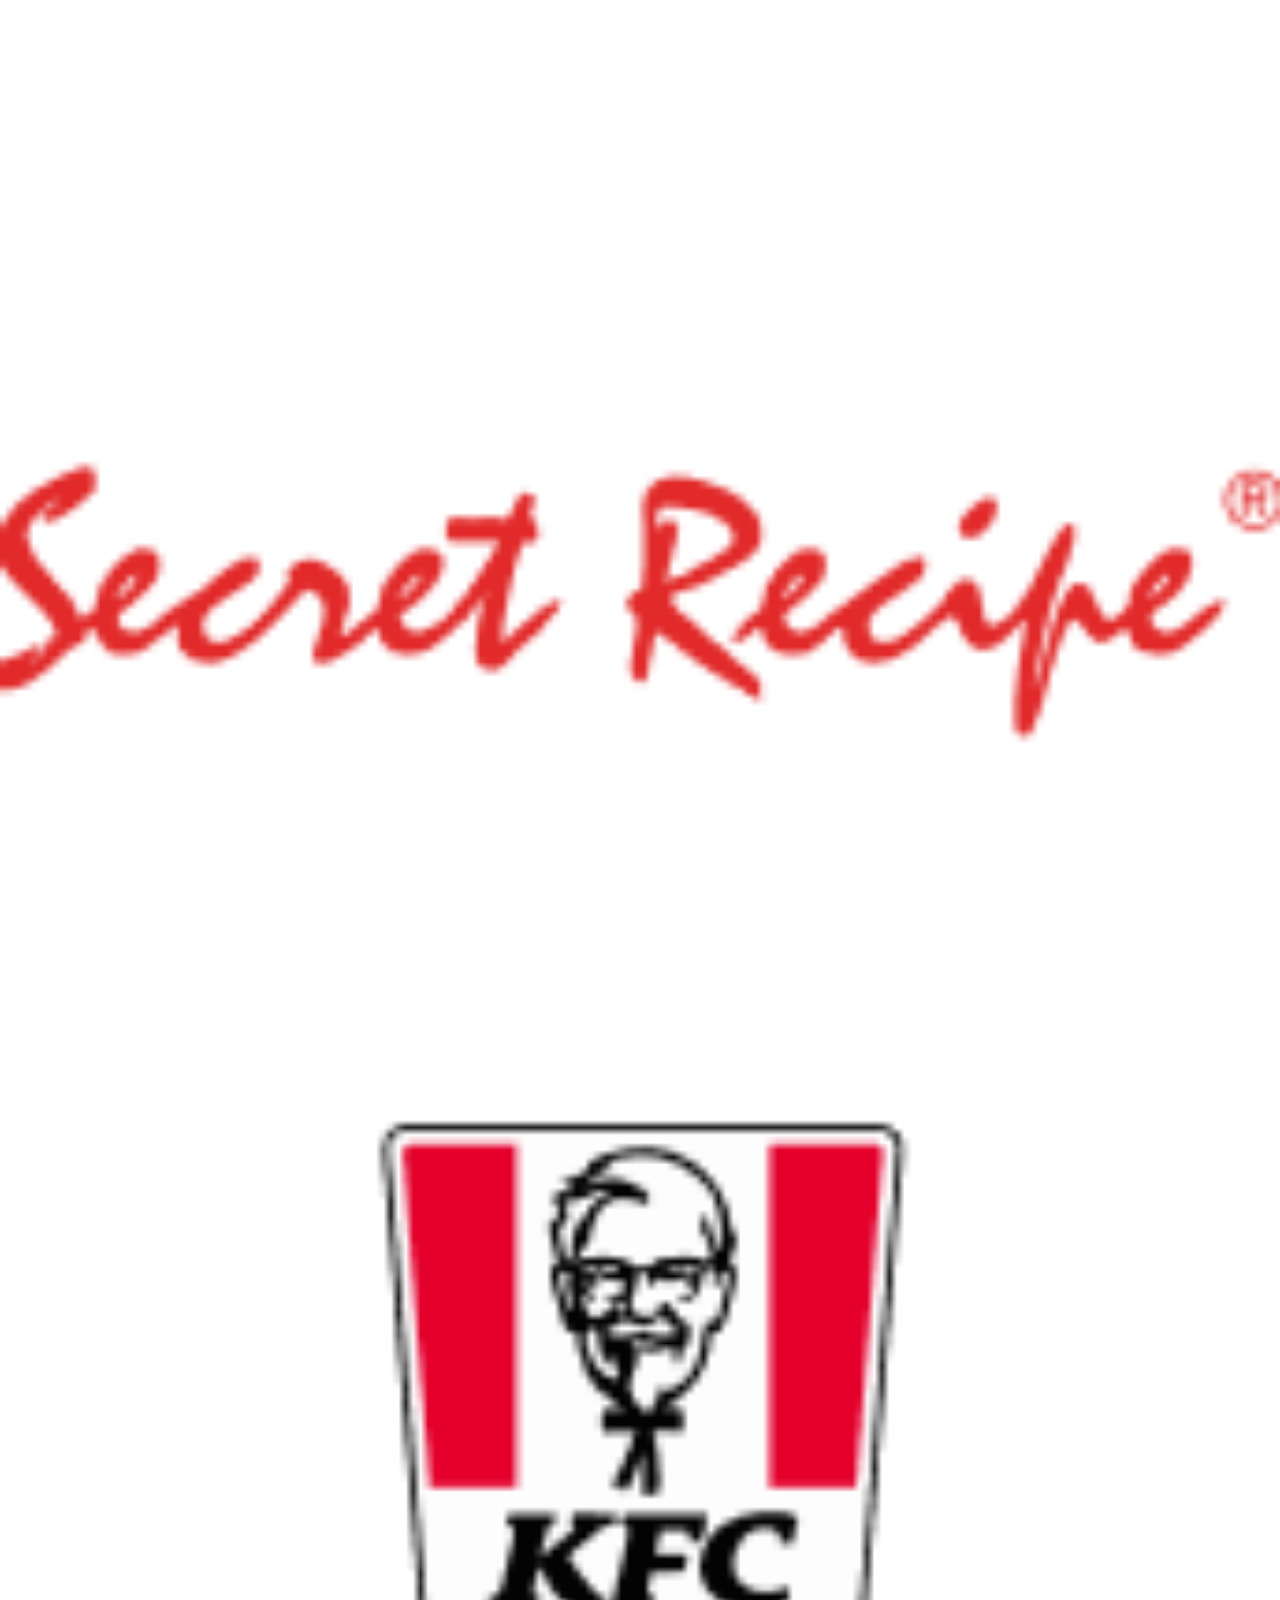
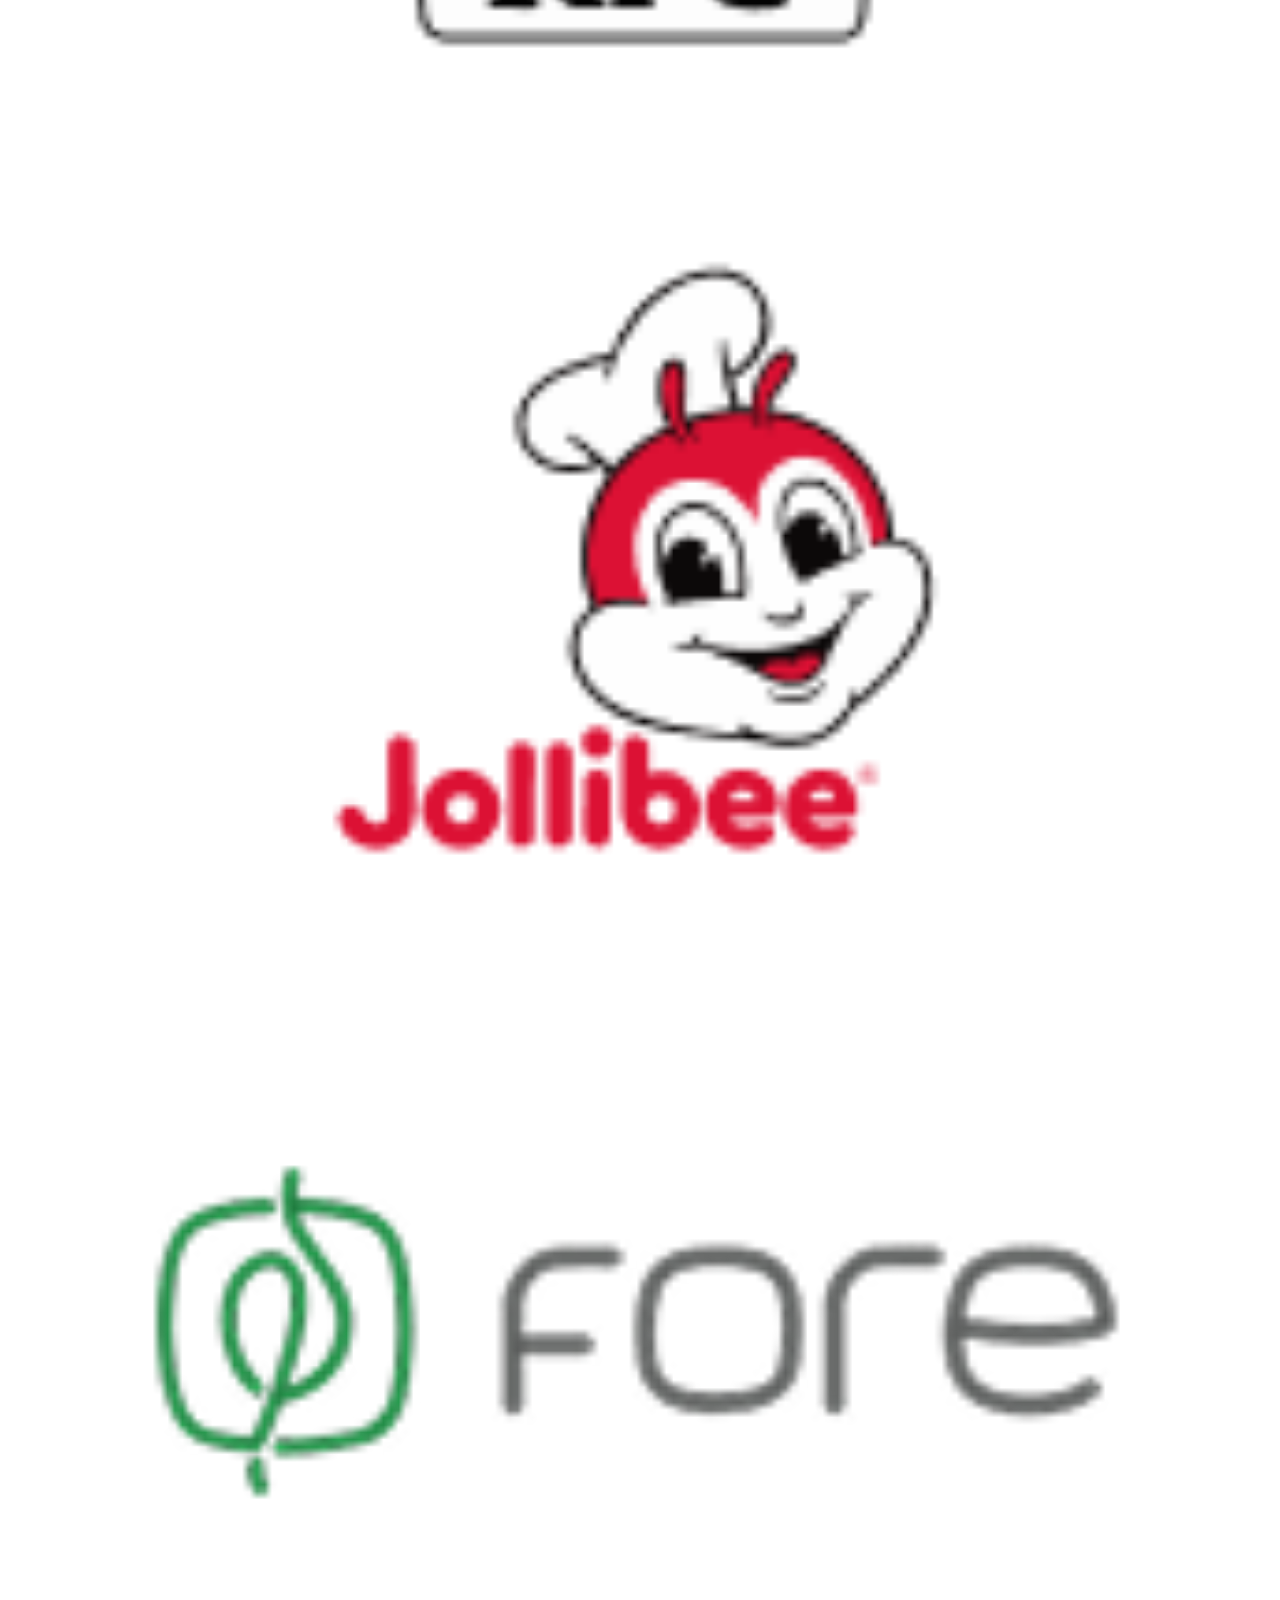
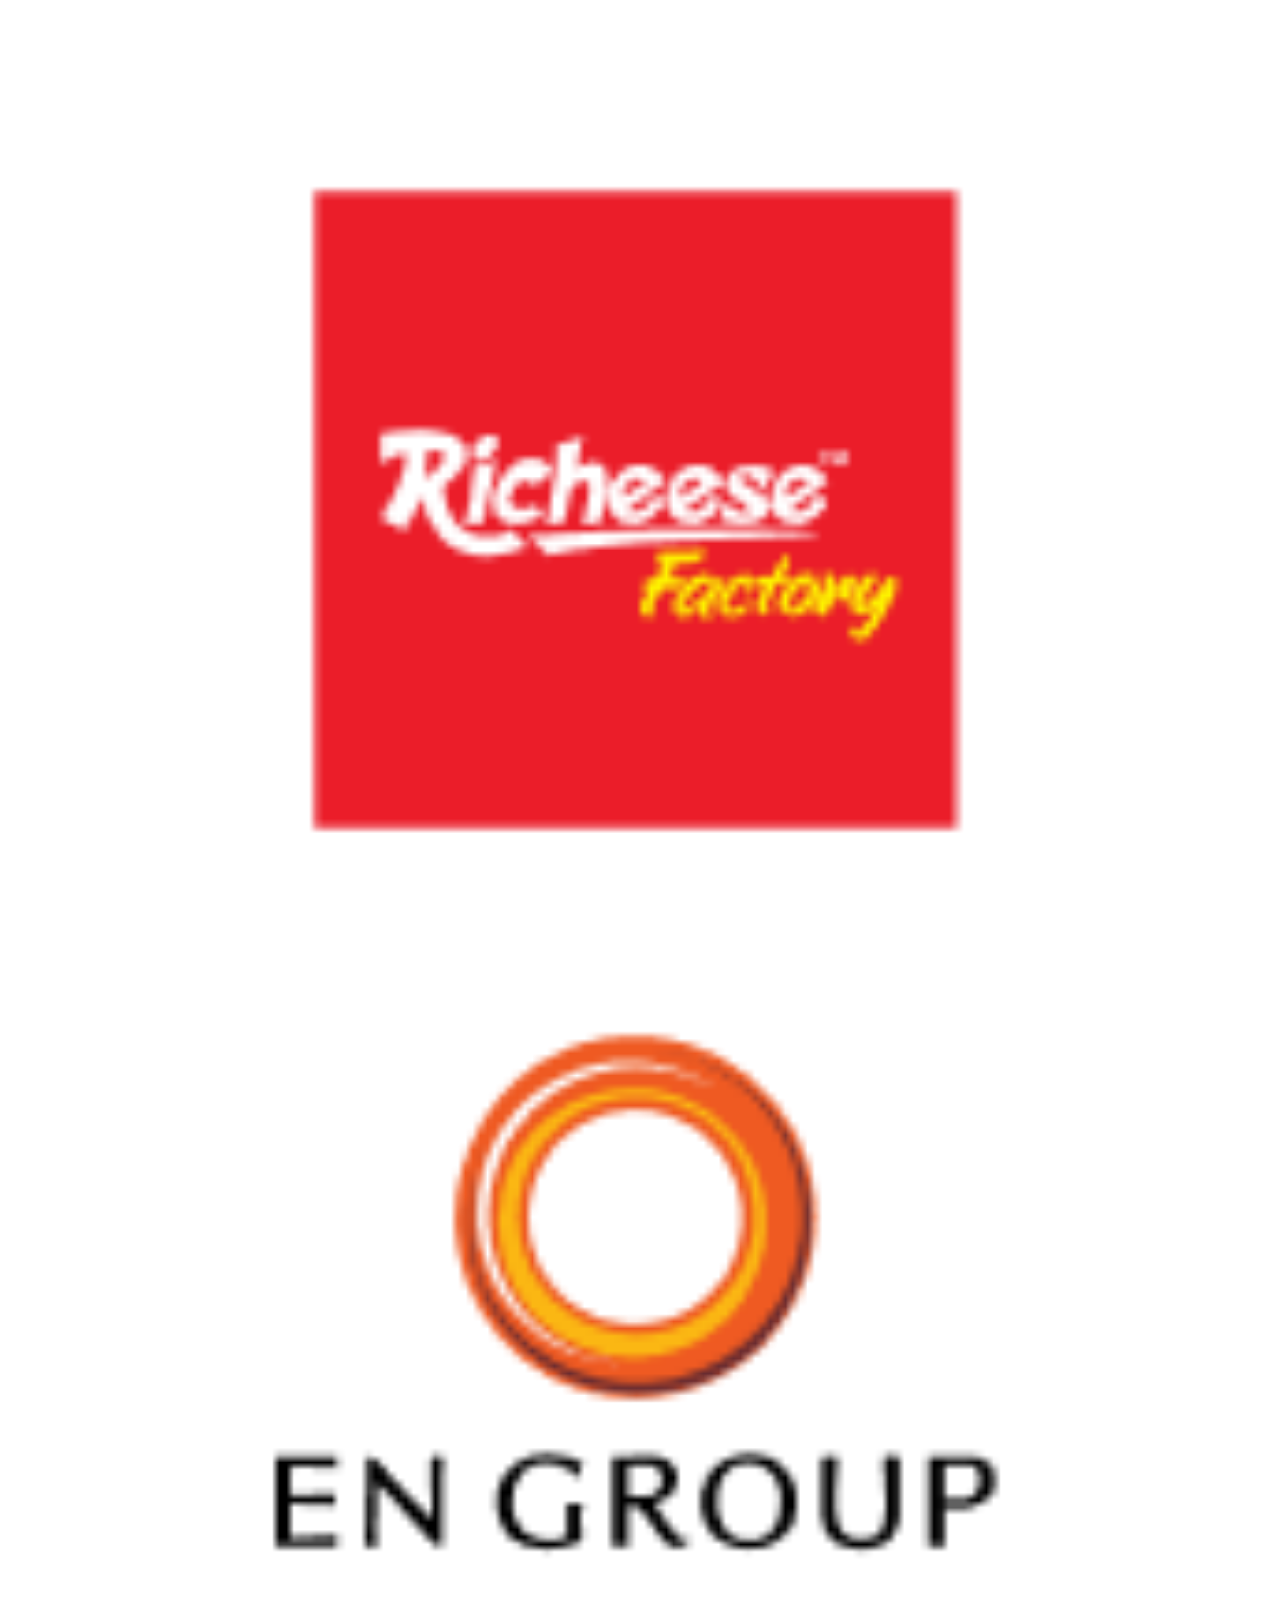
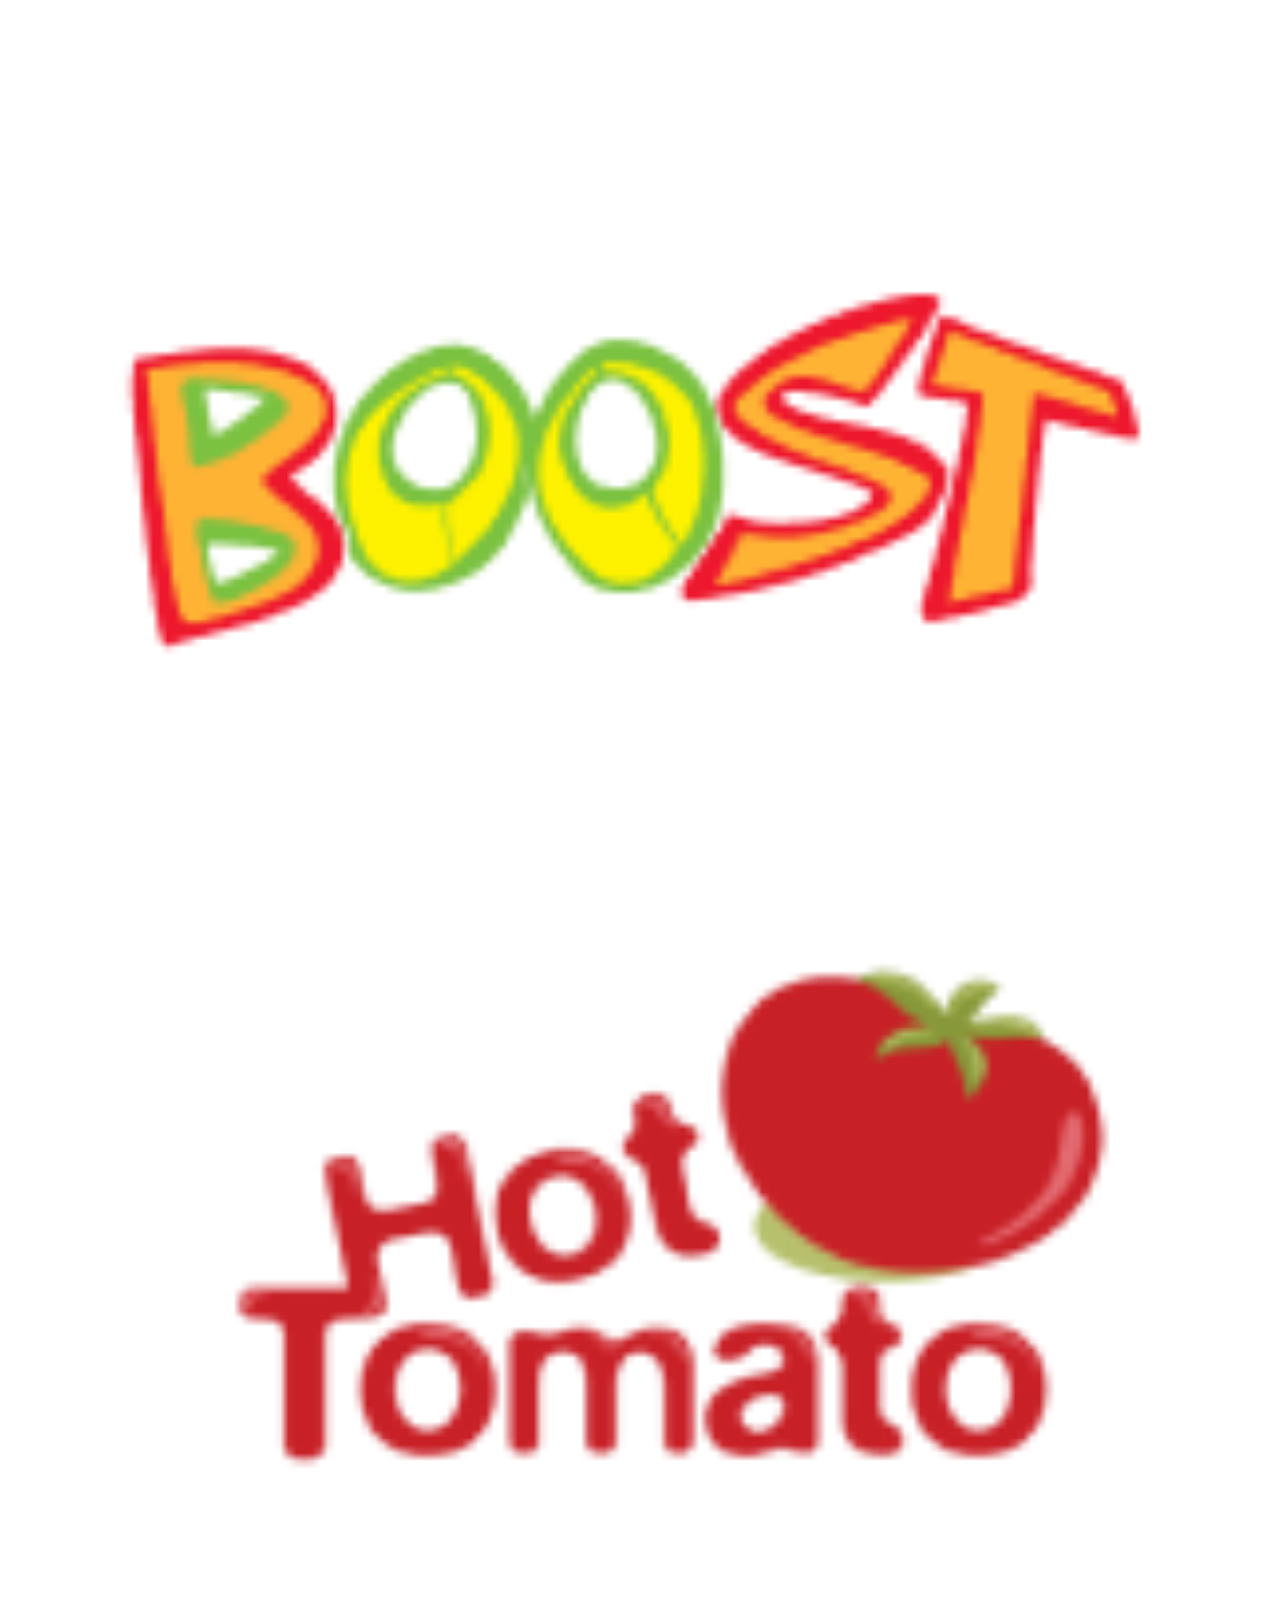
<file: payment.html>
<!DOCTYPE html>
<html lang="en">

<head>
   <meta charset="UTF-8">
   <meta name="viewport" content="width=device-width, initial-scale=1.0">
   <title>TabSqaure</title>

   <link rel="preconnect" href="https://fonts.googleapis.com">
   <link rel="preconnect" href="https://fonts.gstatic.com" crossorigin>
   <link href="https://fonts.googleapis.com/css2?family=Figtree:ital,wght@0,300..900;1,300..900&display=swap"
      rel="stylesheet">

   <link href="https://cdn.jsdelivr.net/npm/bootstrap@5.3.8/dist/css/bootstrap.min.css" rel="stylesheet"
      integrity="sha384-sRIl4kxILFvY47J16cr9ZwB07vP4J8+LH7qKQnuqkuIAvNWLzeN8tE5YBujZqJLB" crossorigin="anonymous">

   <link rel="stylesheet" href="./style.css">
</head>

<body>
   <!-- Header section -->

   <header class="header-section">
      <div class="container">
         <div class="header-wrapper p-3">
            <div class="row align-items-center gap-md-0 gap-3">
               <div class="col-md-5">
                  <div class="text-md-start text-center d-inline-block">
                     <img width="75%" src="./Img/Header/logo.png" alt="">
                  </div>
               </div>
               <div class="col-md-7">
                  <div class="d-flex align-items-center justify-content-md-end justify-content-center gap-4">
                     <nav class="d-flex gap-4">
                        <a href="./index.html">Home</a>
                        <a href="./solution.html">Solutions</a>
                        <a href="./integration.html">Integrations</a>
                        <a href="./about.html">About Us</a>
                     </nav>

                     <div class="d-none d-lg-flex gap-4">
                        <a href="./support.html" class="my-sec-btn">Support</a>
                        <a href="#" class="my-sec-btn">Sign In</a>
                     </div>
                  </div>
               </div>
            </div>
         </div>
      </div>
   </header>

   <!-- Payment section -->

   <section class="payment-section">
      <div class="container">
         <div class="payment-wrapper text-center">
            <h6 class="mb-3">
               OUR SOLUTIONS
            </h6>
            <h2 class="mb-3">
               Crafted for your success.
            </h2>
            <p class="mb-5">
               Explore Tabsquare’s range of solutions created to support modern restaurant operations.
            </p>

            <div class="d-flex justify-content-center align-items-center gap-3 flex-wrap  mb-5">
               <a href="./solution.html" class="my-sec-btn flex-grow-1">MunchMate</a>
               <a href="./customer.html" class="my-sec-btn flex-grow-1">Customer Ordering</a>
               <a href="./payment.html" class="my-pri-btn flex-grow-1">Payment</a>
               <a href="./order.html" class="my-sec-btn flex-grow-1">Order & Queue Management</a>
            </div>

            <div>
               <iframe width="100%" src="https://www.youtube.com/embed/uc1WaQPTjjw" frameborder="0"></iframe>
            </div>
         </div>
      </div>
   </section>

   <!-- Payment stat section -->

   <section class="payment-stat-section">
      <div class="container">
         <div class="mb-5 text-md-start text-center">
            <h2>
               MunchMate
            </h2>
         </div>

         <div class="payment-stat-wrapper text-md-start text-center">
            <div class="row">
               <div class="col-lg-4 col-md-6">
                  <div class="mb-lg-0 mb-4">
                     <img src="./Img/Payment/icon-1.png" alt="">
                     <h5 class="my-3">24% Faster Table Turnover</h5>
                     <p>
                        Speed up service with 18-minute faster table turnover—maximise seating capacity and boost daily
                        sales.
                     </p>
                  </div>
               </div>
               <div class="col-lg-4 col-md-6">
                  <div class="mb-lg-0 mb-4">
                     <img src="./Img/Payment/icon-2.png" alt="">
                     <h5 class="my-3">99.9% Transaction Success Rate</h5>
                     <p>
                        Reliable payment processing ensures smooth operations.
                     </p>
                  </div>
               </div>
               <div class="col-lg-4">
                  <div>
                     <img src="./Img/Payment/icon-3.png" alt="">
                     <h5 class="my-3">20% Boosted Revenue</h5>
                     <p>Streamlined digital payments reduce errors, speed up service, and help boost overall sales
                        performance.</p>
                  </div>
               </div>
            </div>
         </div>
      </div>
   </section>

   <!-- Payment banner section -->

   <section class="payment-banner-section">
      <div class="container">
         <div>
            <h2 class="mb-5">
               Our Payment Products
            </h2>
         </div>
         <div class="payment-banner-wrapper">
            <div class="row mb-5 align-items-center">
               <div class="col-lg-6">
                  <div class="p-4">
                     <h6 class="mb-4">QUICK SERVICE CHECKOUT</h6>
                     <h3 class="mb-4">Order & Pay Now</h3>
                     <p class="mb-5">
                        Enable customers to pay before receiving their order, reducing transaction time and streamlining
                        operations. Ideal for improving efficiency in high-volume environments like QSRs and takeaway
                        outlets.
                     </p>
                  </div>
               </div>
               <div class="col-lg-6">
                  <div>
                     <img width="100%" src="./Img/Payment/1.png" alt="">
                  </div>
               </div>
            </div>
            <div class="row mb-5 align-items-center">
               <div class="col-lg-6">
                  <div class="p-4">
                     <h6 class="mb-4">TABLE SERVICE</h6>
                     <h3 class="mb-4">Order Now & Pay Later</h3>
                     <p class="mb-5">
                        Allow customers to pay after dining or receiving service. Facilitates a flexible and relaxed
                        experience, ideal for table-service restaurants and establishments prioritising customer
                        convenience.
                     </p>
                  </div>
               </div>
               <div class="col-lg-6">
                  <div>
                     <img width="100%" src="./Img/Payment/2.png" alt="">
                  </div>
               </div>
            </div>
            <div class="row mb-5 align-items-center">
               <div class="col-lg-6">
                  <div class="p-4">
                     <h6 class="mb-4">POS SYSTEM</h6>
                     <h3 class="mb-4">Payment Terminal</h3>
                     <p class="mb-5">
                        A versatile payment terminal for easy, secure transactions. Supporting multiple payment methods,
                        it integrates with POS systems for smooth in-store payments at tables or counters.
                     </p>
                  </div>
               </div>
               <div class="col-lg-6">
                  <div>
                     <img width="100%" src="./Img/Payment/3.png" alt="">
                  </div>
               </div>
            </div>
         </div>
      </div>
   </section>

   <!-- trusted section -->

   <section class="hero-section">
      <div class="container">
         <div class="hero-wrapper text-center">
            <div class="mb-5">
               <h2>
                  Trusted Brands
               </h2>
            </div>

            <div class="row g-4">
               <div class="col-md-2 col-sm-3 col-4">
                  <div>
                     <img width="100%" src="./Img/Hero/1.png" alt="">
                  </div>
               </div>
               <div class="col-md-2 col-sm-3 col-4">
                  <div>
                     <img width="100%" src="./Img/Hero/2.png" alt="">
                  </div>
               </div>
               <div class="col-md-2 col-sm-3 col-4">
                  <div>
                     <img width="100%" src="./Img/Hero/3.png" alt="">
                  </div>
               </div>
               <div class="col-md-2 col-sm-3 col-4">
                  <div>
                     <img width="100%" src="./Img/Hero/4.png" alt="">
                  </div>
               </div>
               <div class="col-md-2 col-sm-3 col-4">
                  <div>
                     <img width="100%" src="./Img/Hero/5.png" alt="">
                  </div>
               </div>
               <div class="col-md-2 col-sm-3 col-4">
                  <div>
                     <img width="100%" src="./Img/Hero/6.png" alt="">
                  </div>
               </div>
               <div class="col-md-2 col-sm-3 col-4">
                  <div>
                     <img width="100%" src="./Img/Hero/7.png" alt="">
                  </div>
               </div>
               <div class="col-md-2 col-sm-3 col-4">
                  <div>
                     <img width="100%" src="./Img/Hero/8.png" alt="">
                  </div>
               </div>
               <div class="col-md-2 col-sm-3 col-4">
                  <div>
                     <img width="100%" src="./Img/Hero/9.png" alt="">
                  </div>
               </div>
               <div class="col-md-2 col-sm-3 col-4">
                  <div>
                     <img width="100%" src="./Img/Hero/10.png" alt="">
                  </div>
               </div>
               <div class="col-md-2 col-sm-3 col-4">
                  <div>
                     <img width="100%" src="./Img/Hero/11.png" alt="">
                  </div>
               </div>
               <div class="col-md-2 col-sm-3 col-4">
                  <div>
                     <img width="100%" src="./Img/Hero/12.png" alt="">
                  </div>
               </div>
               <div class="col-md-2 col-sm-3 col-4">
                  <div>
                     <img width="100%" src="./Img/Hero/13.png" alt="">
                  </div>
               </div>
               <div class="col-md-2 col-sm-3 col-4">
                  <div>
                     <img width="100%" src="./Img/Hero/14.png" alt="">
                  </div>
               </div>
               <div class="col-md-2 col-sm-3 col-4">
                  <div>
                     <img width="100%" src="./Img/Hero/15.png" alt="">
                  </div>
               </div>
               <div class="col-md-2 col-sm-3 col-4">
                  <div>
                     <img width="100%" src="./Img/Hero/16.png" alt="">
                  </div>
               </div>
               <div class="col-md-2 col-sm-3 col-4">
                  <div>
                     <img width="100%" src="./Img/Hero/17.png" alt="">
                  </div>
               </div>
               <div class="col-md-2 col-sm-3 col-4">
                  <div>
                     <img width="100%" src="./Img/Hero/18.png" alt="">
                  </div>
               </div>
            </div>
         </div>
      </div>
   </section>


   <!-- Impact section -->

   <section class="impact-section">
      <div class="container">
         <div class="mb-5">
            <h2>
               Their Journey, Our Impact
            </h2>
            <p>
               Our clients discuss the impact we’ve made on their business
            </p>
         </div>

         <div class="impact-wrapper">
            <div class="row align-items-center flex-lg-row flex-column-reverse">
               <div class="col-lg-7">
                  <div class="d-flex justify-content-md-start ">
                     <div>
                        <h5 class="mb-4">
                           <span class="d-md-block">
                              TabSquare’s AI helped us pivot to takeaway and delivery while adding QR code
                           </span>
                           <span class="d-md-block">
                              ordering for dine-in, maximizing every order with upselling and cross-selling.
                           </span>
                        </h5>
                        <p class="mb-5">Old Town White Coffee, Dennis Loo, General Manager</p>
                        <a href="#" class="my-pri-btn">
                           Watch
                        </a>

                        <div
                           class="d-flex gap-3 align-items-center justify-content-lg-start justify-content-center mt-5">
                           <a href="#">
                              <img src="./Img/Impact/left-arrow.png" alt="">
                           </a>
                           <div>
                              <img src="./Img/Impact/gray.png" alt="">
                           </div>
                           <div>
                              <img src="./Img/Impact/black.png" alt="">
                           </div>
                           <div>
                              <img src="./Img/Impact/gray.png" alt="">
                           </div>
                           <a href="#">
                              <img src="./Img/Impact/right-arrow.png" alt="">
                           </a>
                        </div>
                     </div>
                  </div>
               </div>
               <div class="col-lg-5">
                  <div class="mb-lg-0 mb-5">
                     <div>
                        <img width="100%" src="./Img/Impact/1.png" alt="">
                     </div>
                  </div>
               </div>
            </div>
         </div>
      </div>
   </section>



   <!-- Enhance section -->

   <section class="enhance-section">
      <div class="container">
         <div class="enhance-wrapper">
            <div class="row align-items-center">
               <div class="col-lg-6">
                  <div class="mb-lg-0 mb-4">
                     <h2 class="mb-4">Looking to enhance your operations?</h2>
                     <p class="mb-5">
                        <span class="d-lg-block">
                           Let's explore solutions tailored to your business. Book a consultation, and we'll guide you
                        </span>
                        <span class="d-lg-block">
                           through the best strategies to enhance efficiency and customer experience.
                        </span>
                     </p>
                     <a href="" class="my-sec-btn">
                        Get Started
                     </a>
                  </div>
               </div>
               <div class="col-lg-6">
                  <div>
                     <img width="100%" src="./Img/Enhance/1.png" alt="">
                  </div>
               </div>
            </div>
         </div>
      </div>
   </section>




   <!-- footer section -->
   <footer class="footer-section">
      <div class="container">
         <div class="footer-wrapper">
            <div class="mb-5 d-inline-block">
               <img width="100%" src="./Img/footer/logo.png" alt="">
            </div>

            <div class="row align-items-start mb-5">
               <div class="col-sm-6 col-md-4 col-lg-3">
                  <div class="d-flex flex-column mb-lg-0 mb-4">
                     <h5 class="mb-4">Products</h5>
                     <nav class="d-flex flex-sm-column flex-row flex-wrap gap-md-0 gap-3">
                        <a href="./solution.html">MunchMate</a>
                        <a href="./customer.html">Customer Ordering</a>
                        <a href="./payment.html">Payment</a>
                        <a href="./order.html">Order & Queue Management</a>
                     </nav>
                  </div>
               </div>
               <div class="col-sm-6 col-md-4 col-lg-3">
                  <div class="d-flex flex-column mb-md-0 mb-4">
                     <h5 class="mb-4">Integrations</h5>
                     <nav class="d-flex flex-sm-column flex-row flex-wrap gap-md-0 gap-3">
                        <a href="">POS</a>
                        <a href="">Payment</a>
                        <a href="">CRM</a>
                        <a href="">Aggregators</a>
                     </nav>
                  </div>
               </div>
               <div class="col-sm-6 col-md-4 col-lg-3">
                  <div class="d-flex flex-column mb-md-0 mb-4 gap-md-0 gap-3">
                     <h5 class="mb-4">Resources</h5>
                     <nav class="d-flex flex-sm-column flex-row flex-wrap">
                        <a href="./about.html">About Us</a>
                        <a href="./support.html">Support</a>
                     </nav>
                  </div>
               </div>
               <div class="col-sm-6 col-md-12 col-lg-3">
                  <div>
                     <h5 class="mb-4">Follow us on</h5>
                     <div class="d-flex align-items-center gap-3">
                        <a href="">
                           <img src="./Img/footer/fb.png" alt="">
                        </a>
                        <a href="">
                           <img src="./Img/footer/lin.png" alt="">
                        </a>
                        <a href="">
                           <img src="./Img/footer/in.png" alt="">
                        </a>
                        <a href="">
                           <img src="./Img/footer/yt.png" alt="">
                        </a>
                     </div>
                  </div>
               </div>
            </div>

            <div class="d-flex justify-content-between align-items-center">
               <p class="m-0">
                  Copyright © 2025 TabSquare
               </p>

               <a href="#">
                  Privacy Policy
               </a>
            </div>
         </div>
      </div>
   </footer>
</body>

</html>
</file>
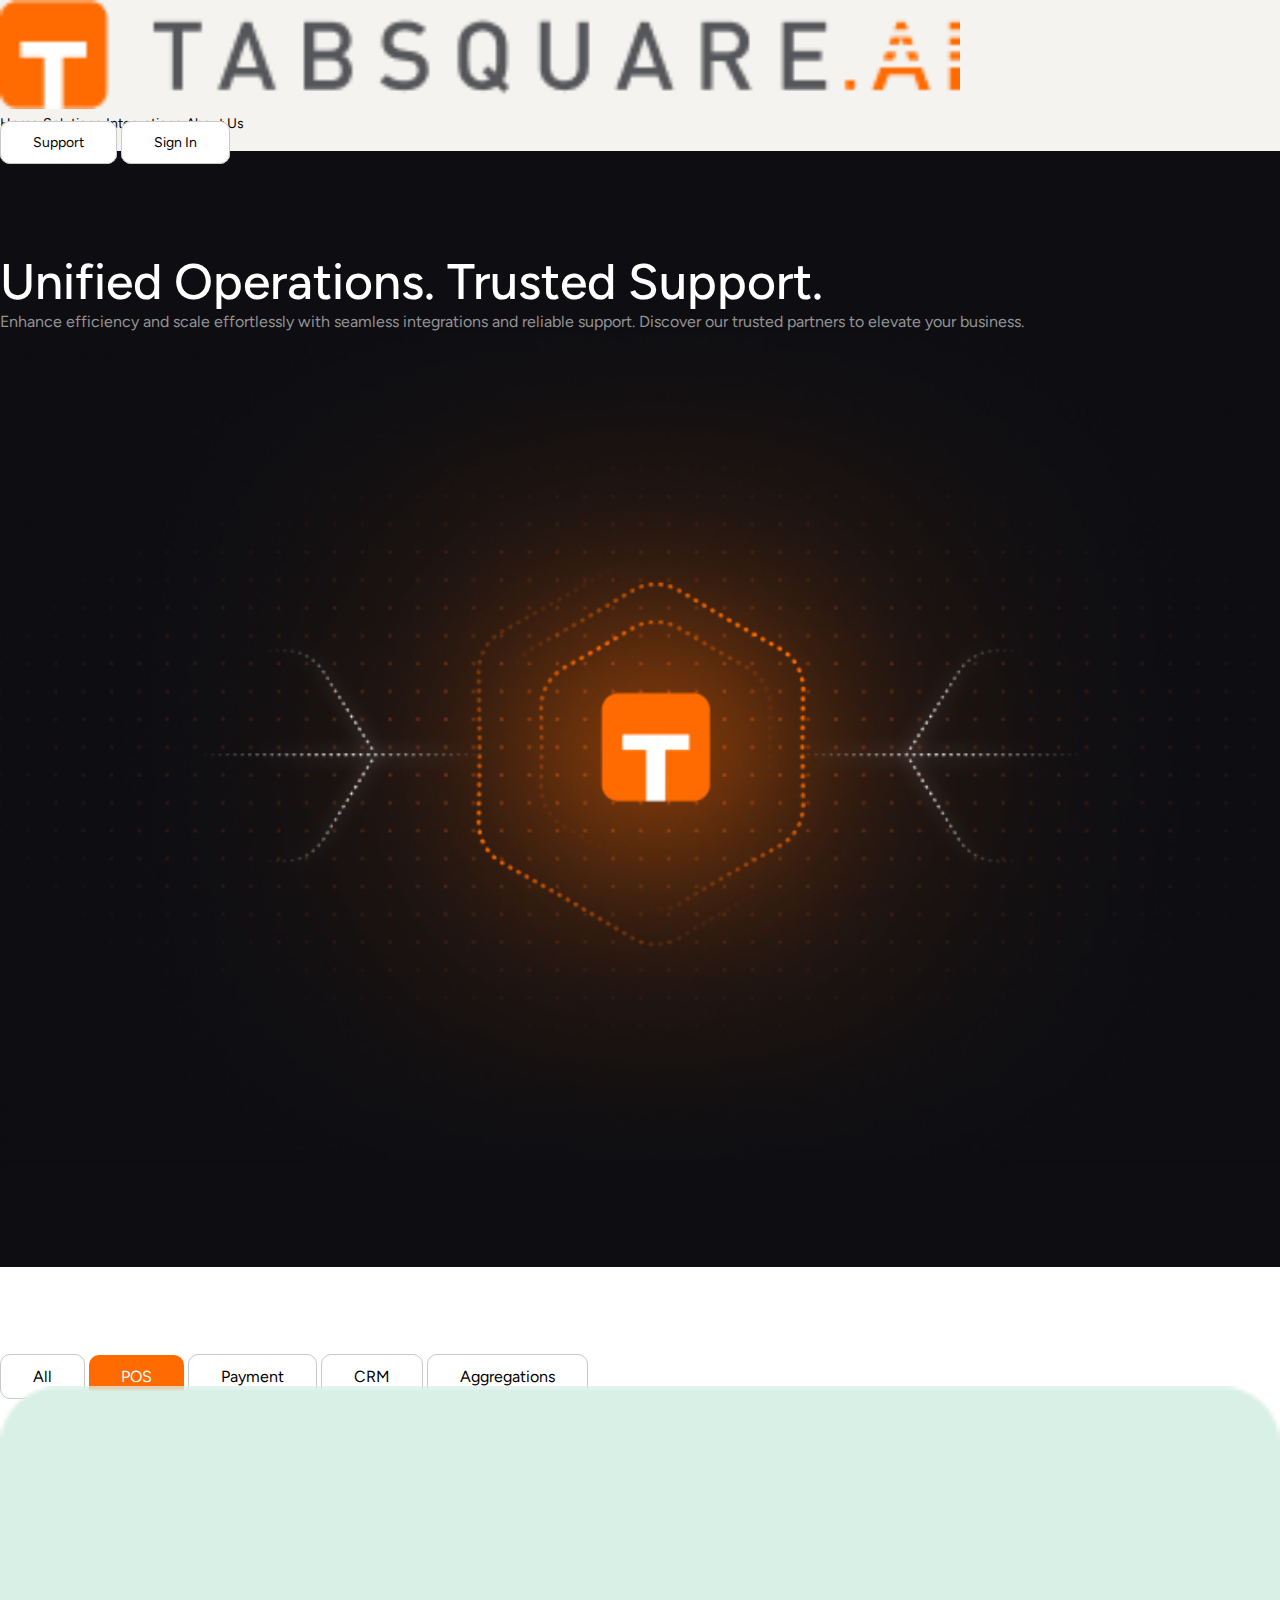
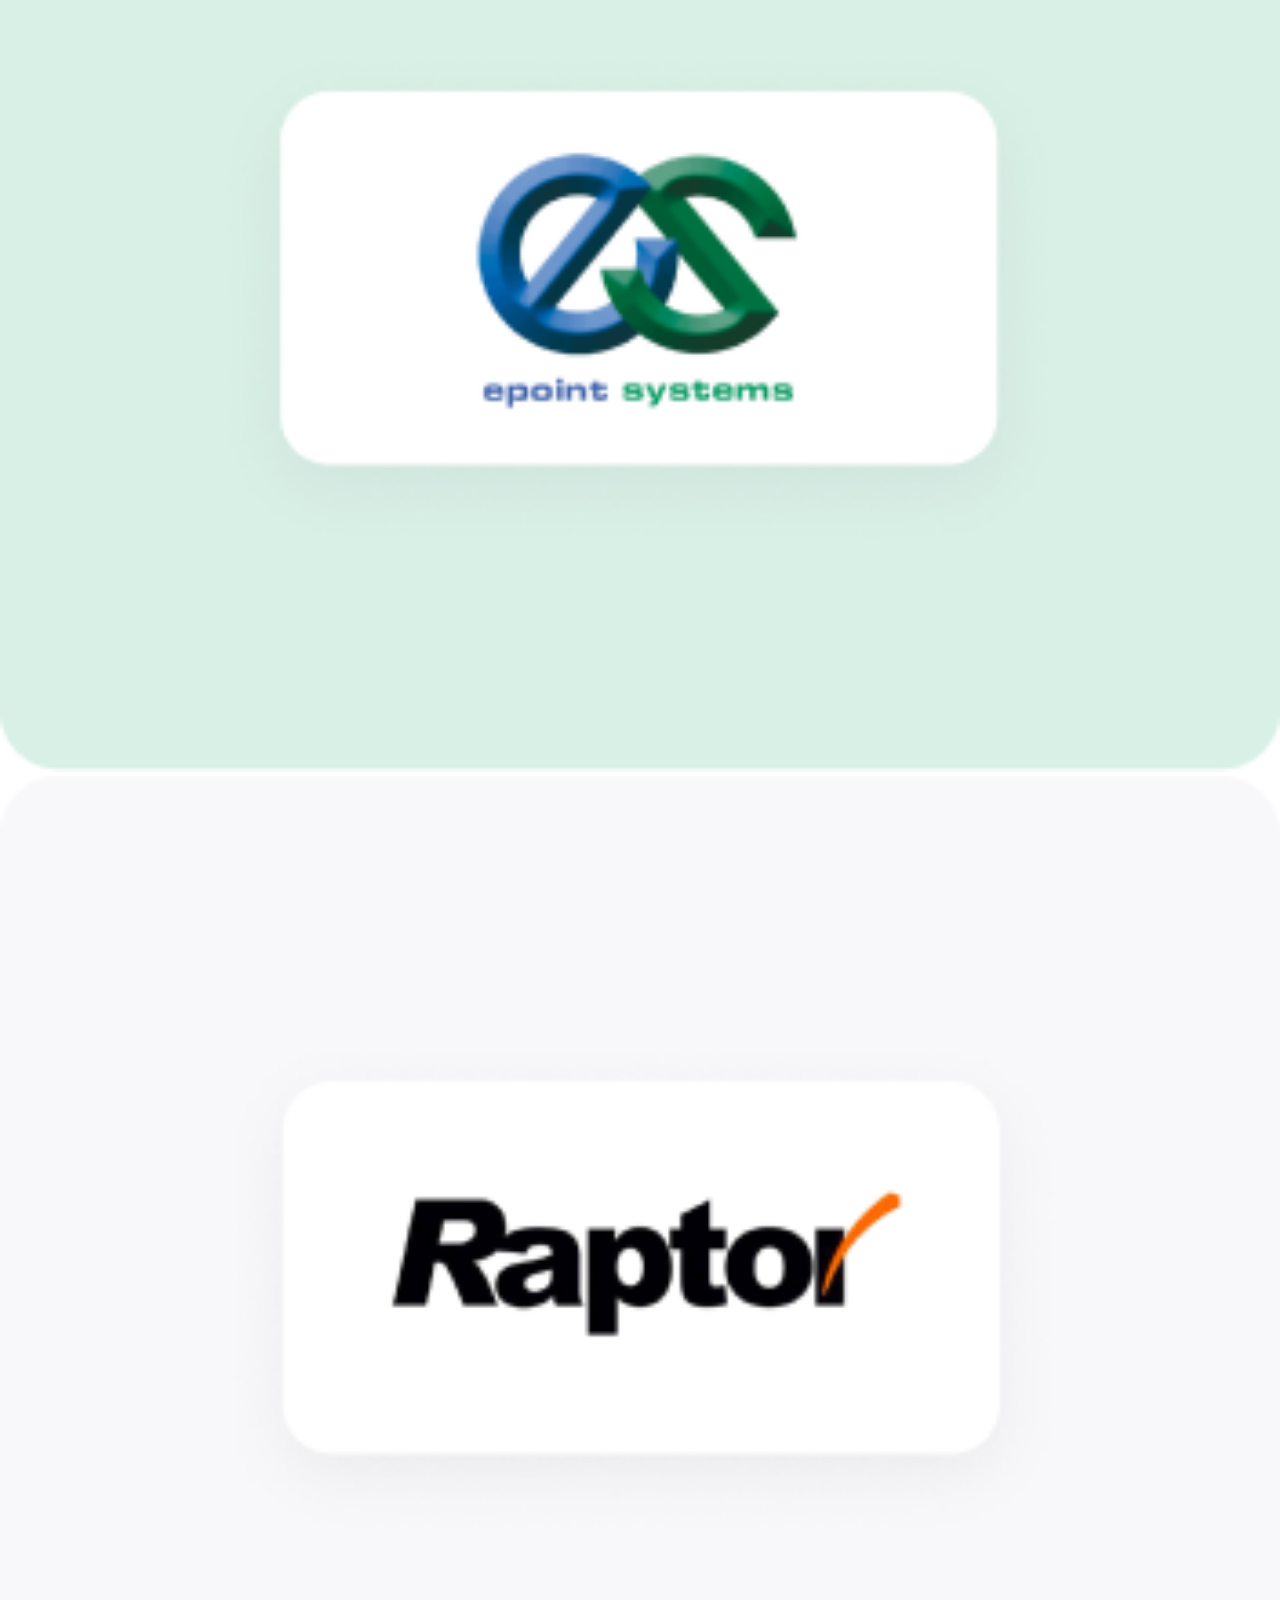
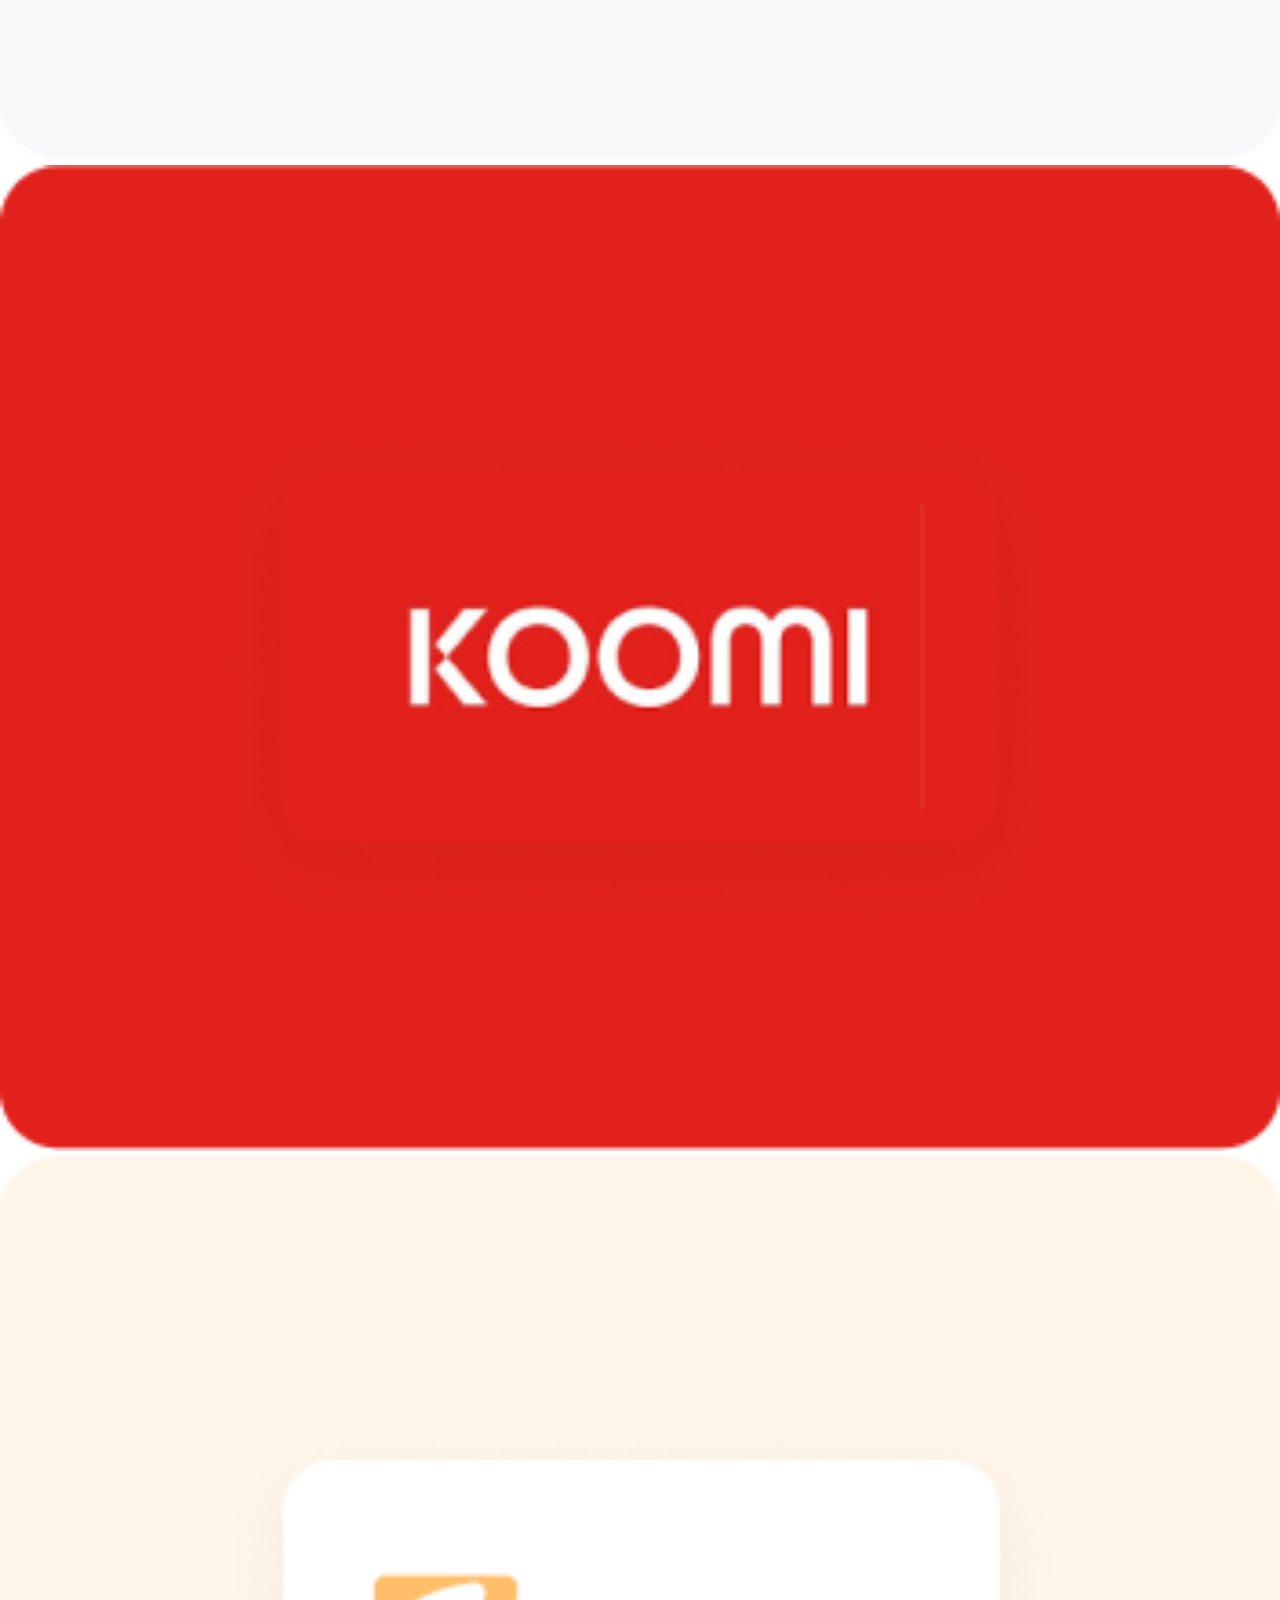
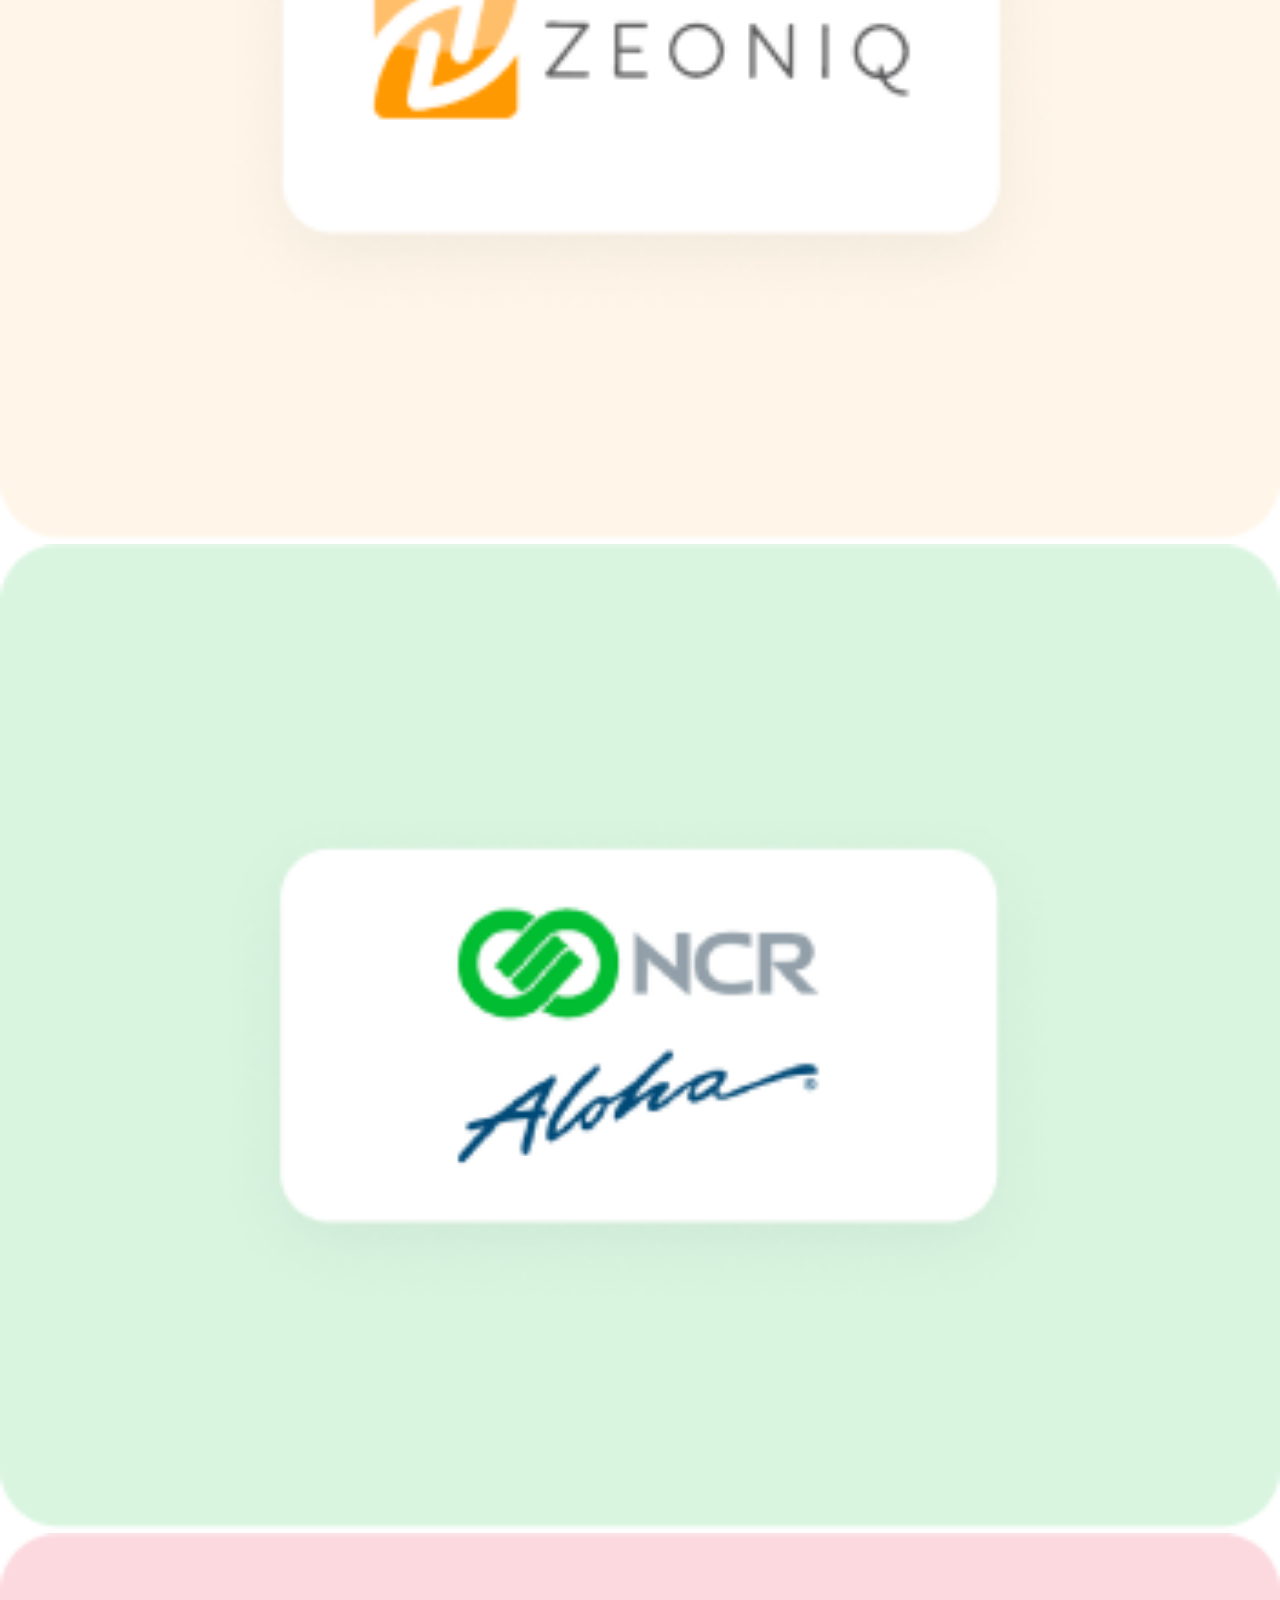
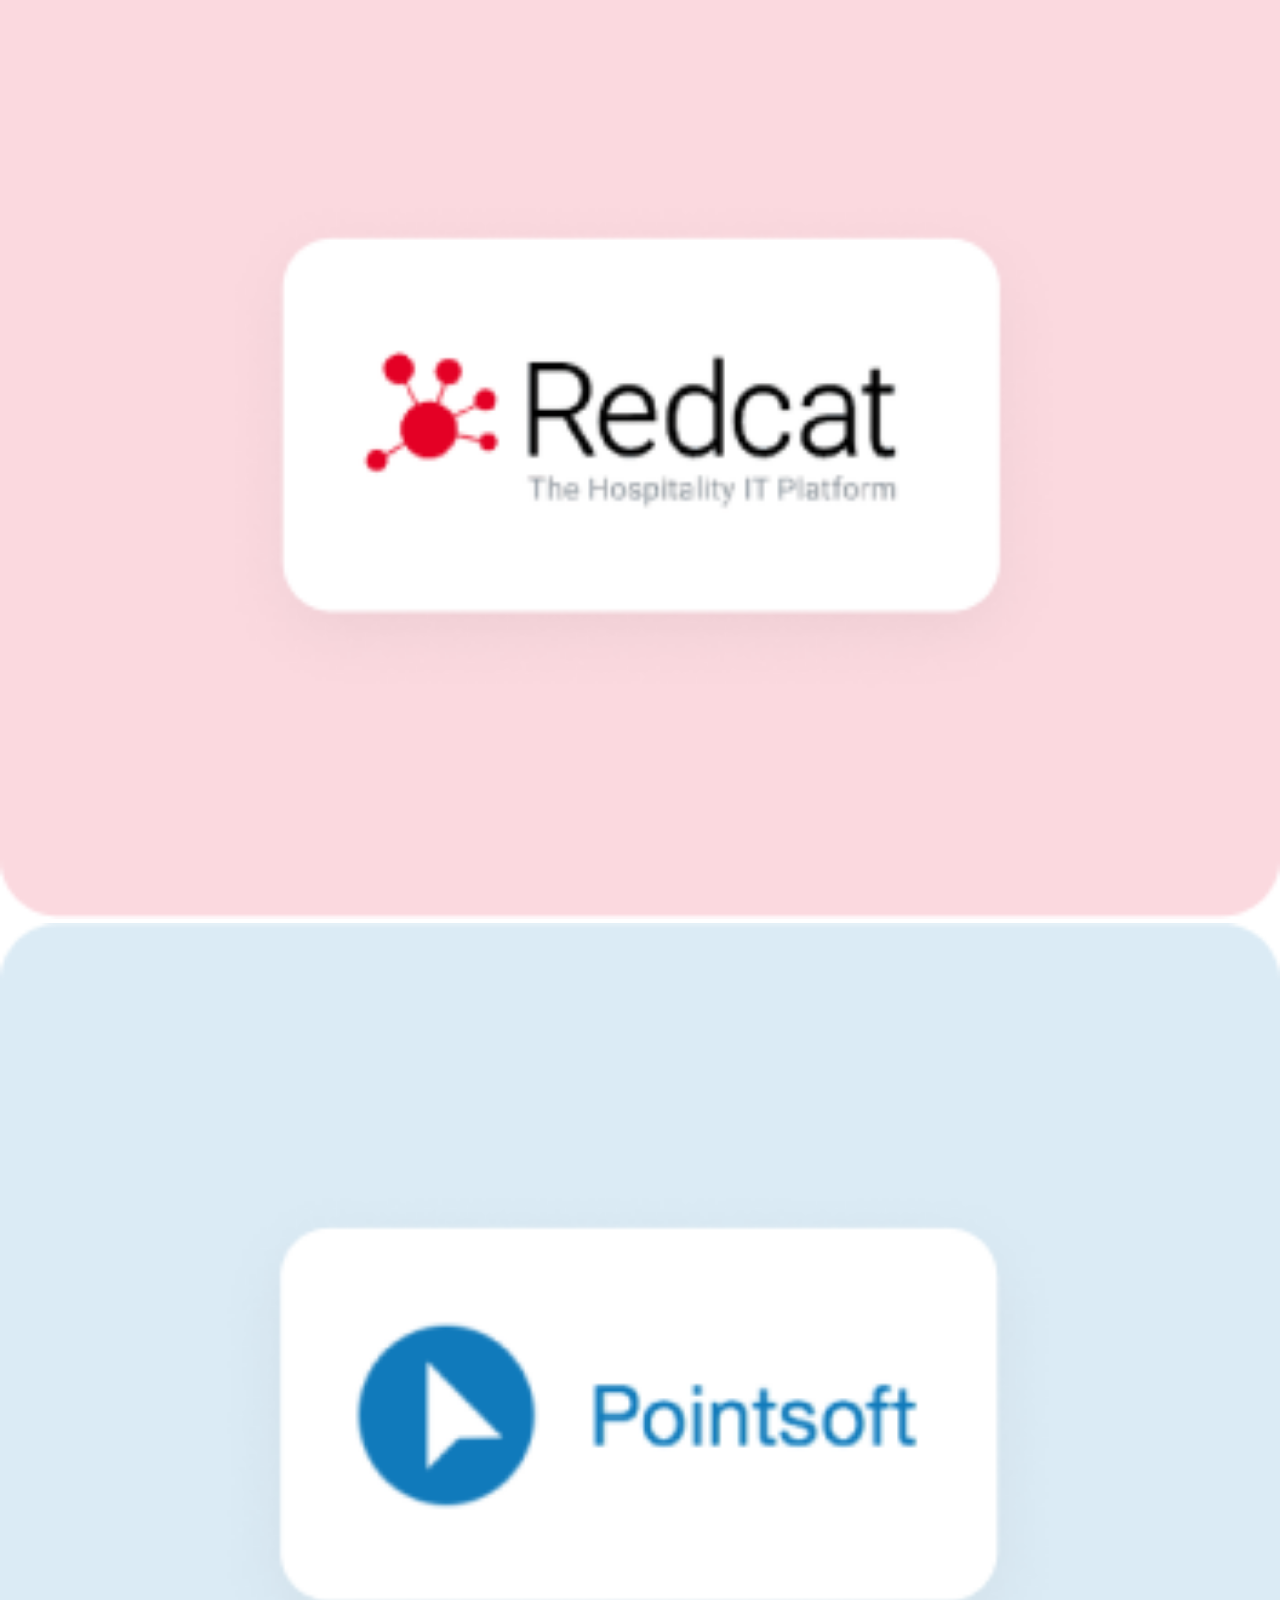
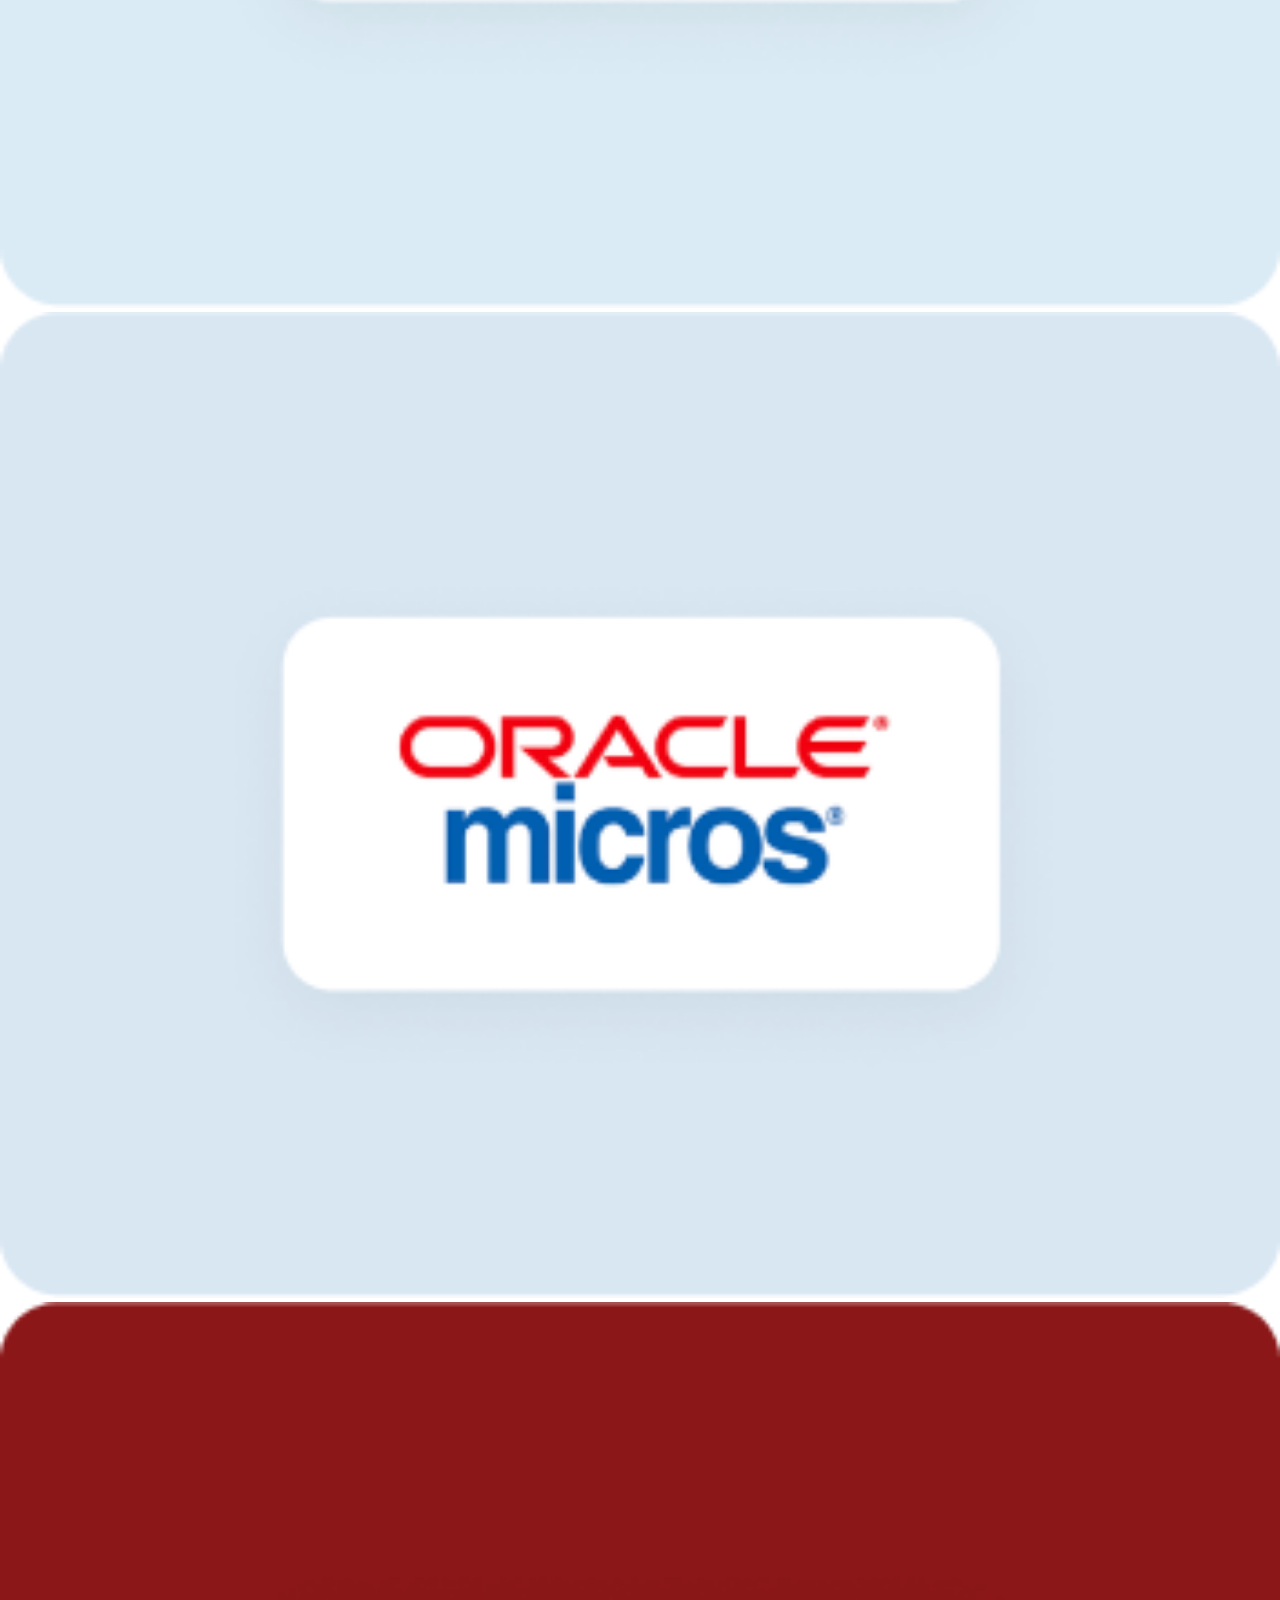
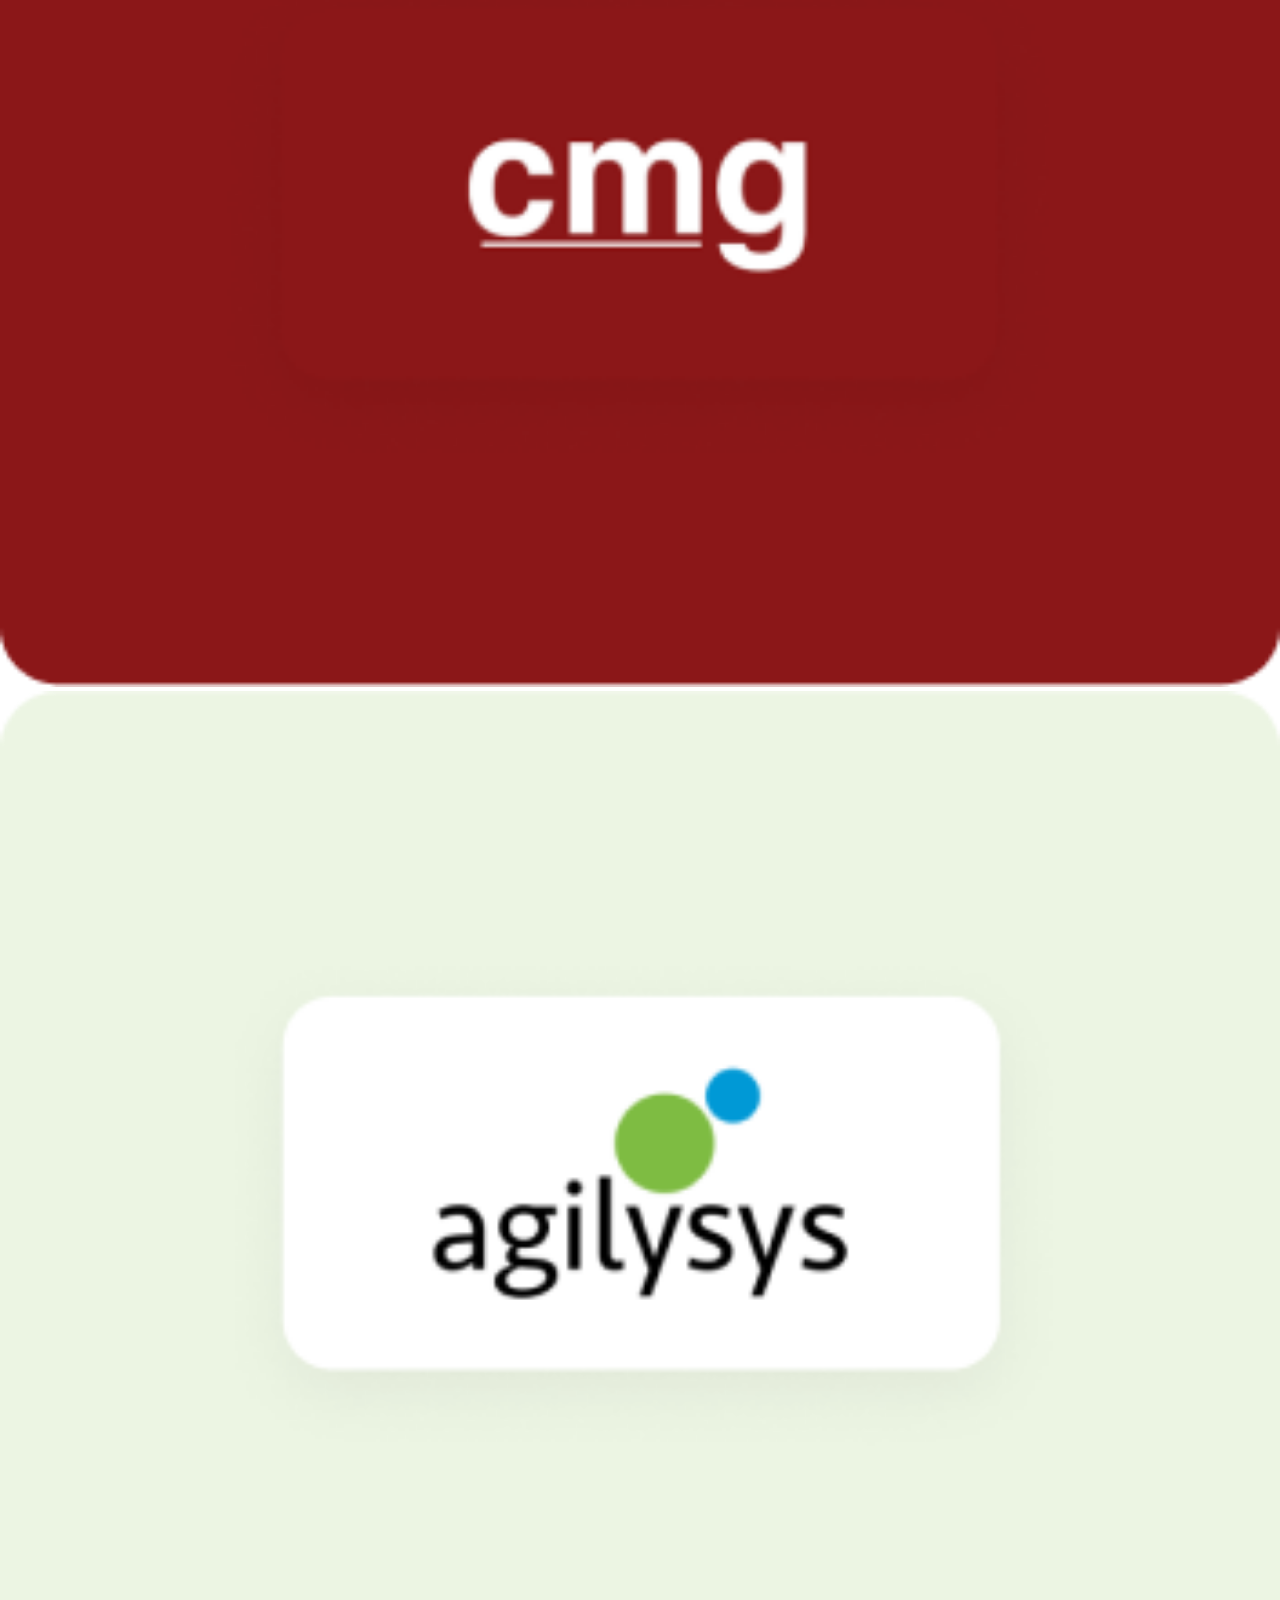
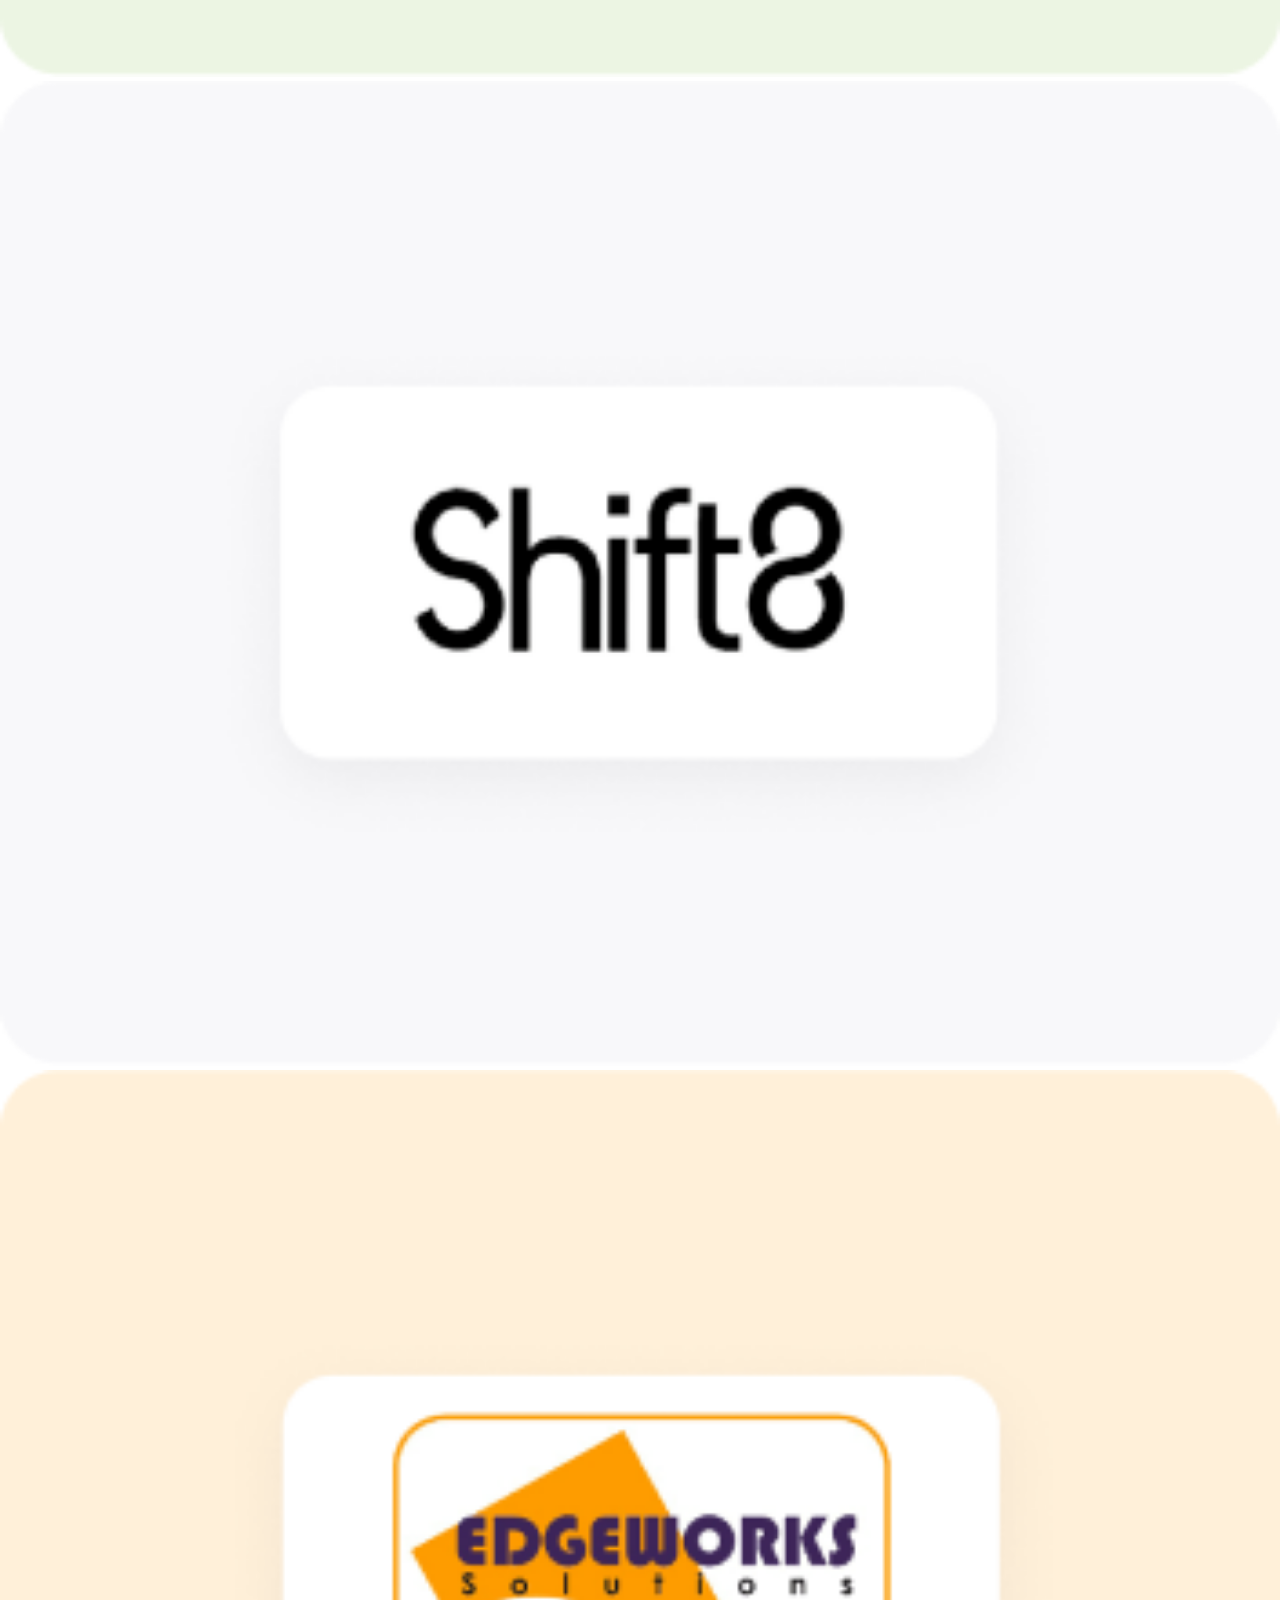
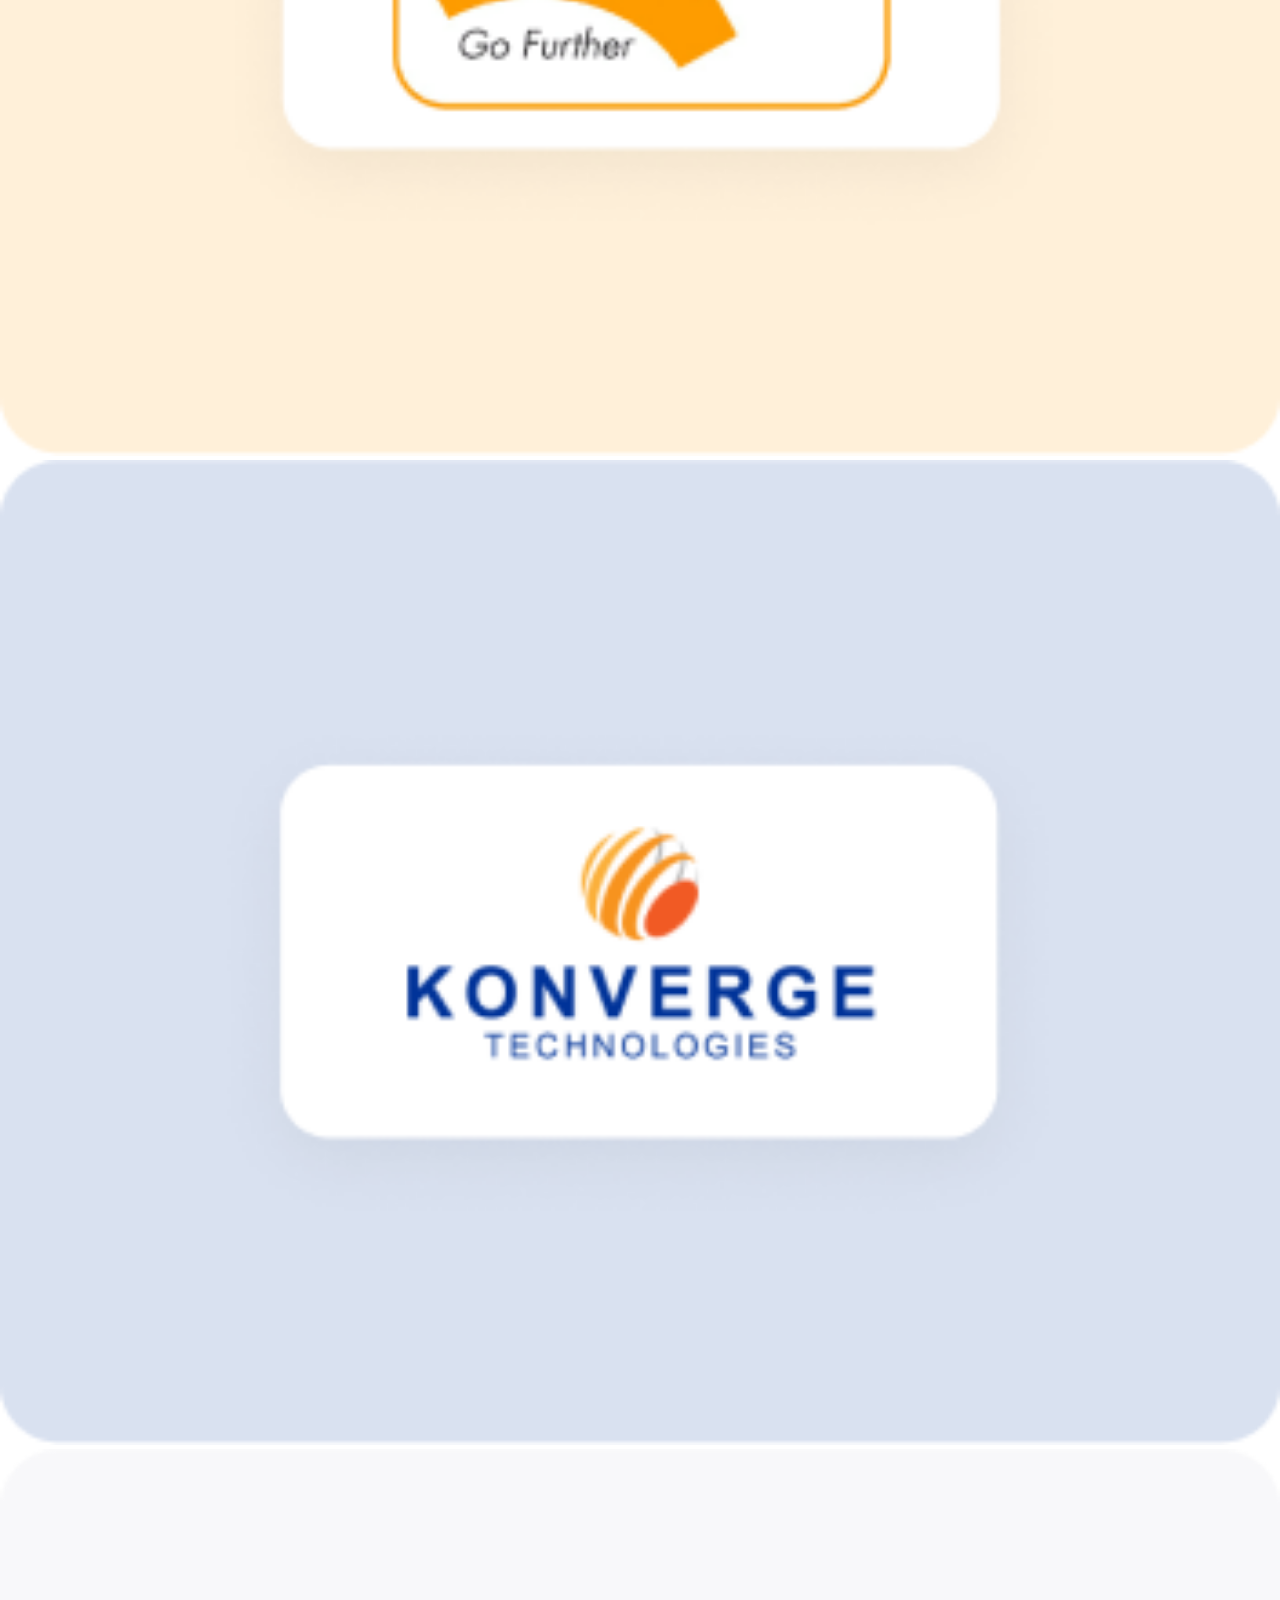
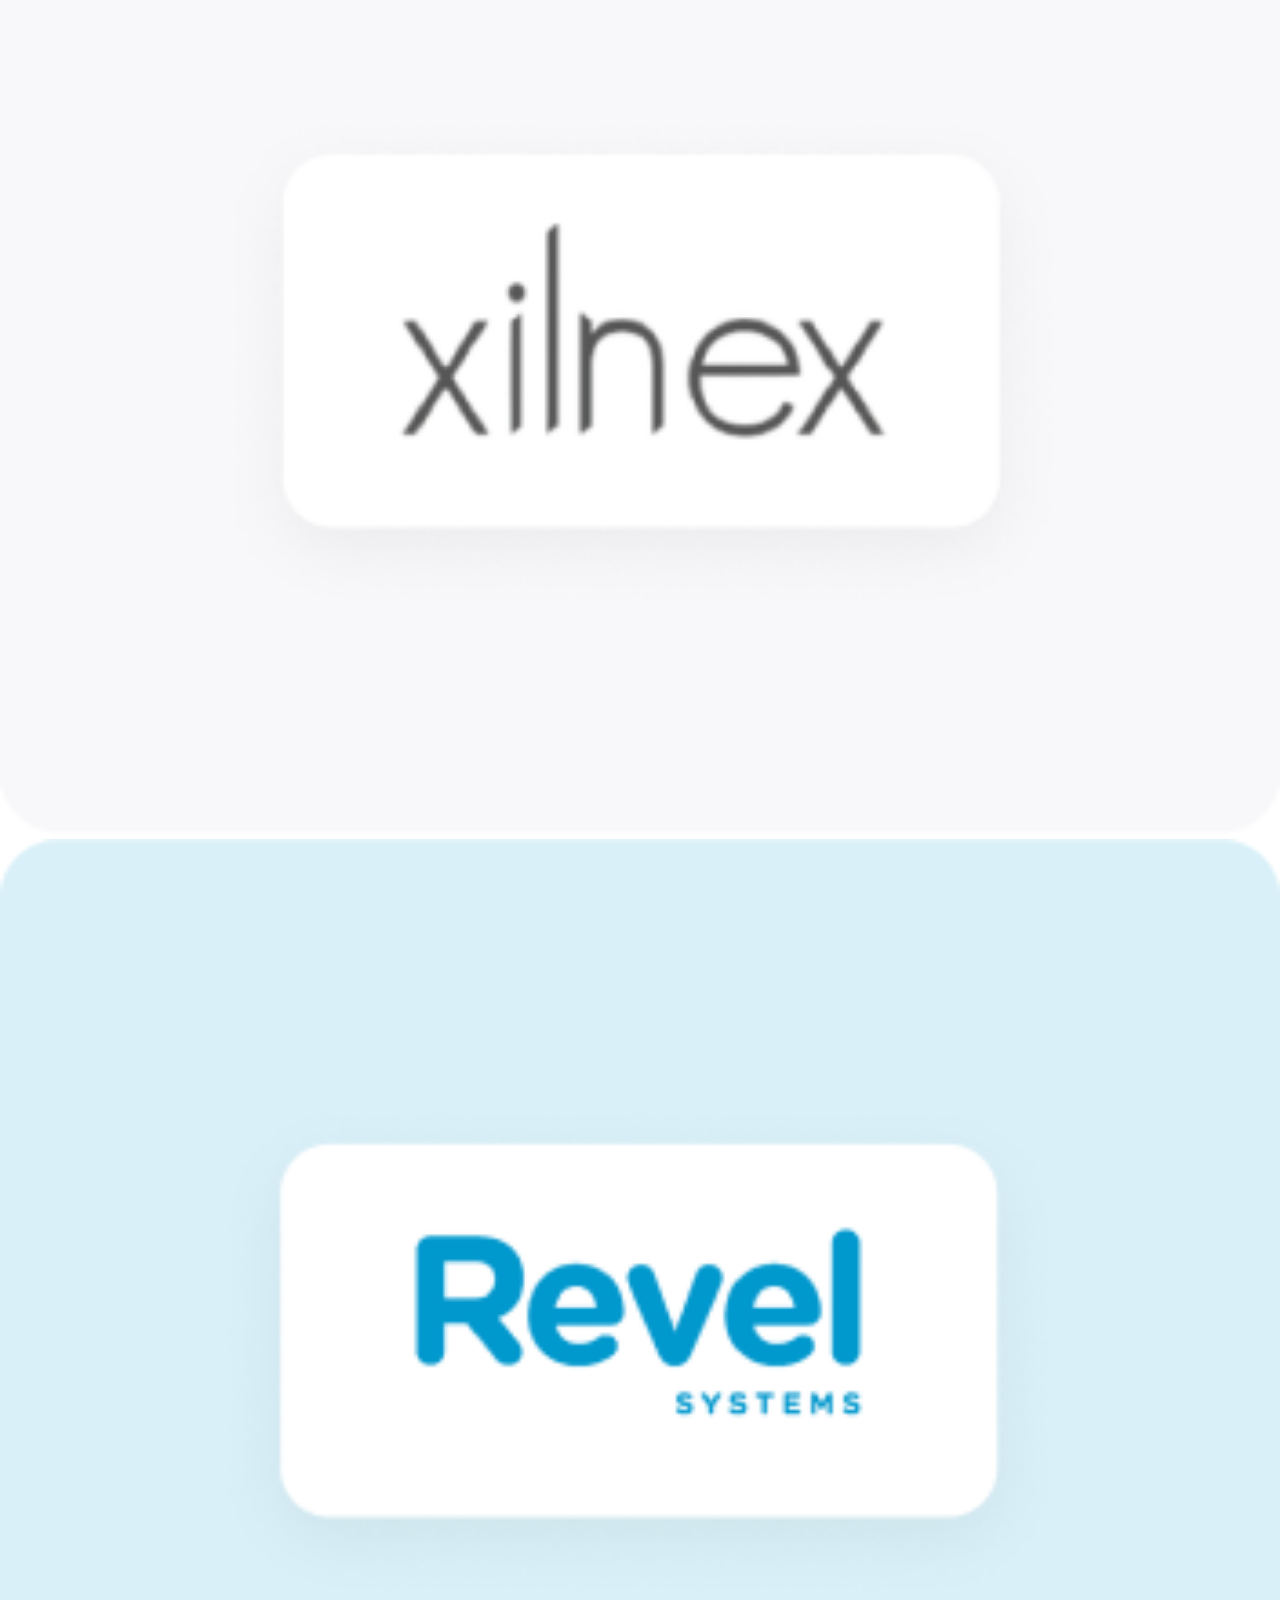
<file: pos.html>
<!DOCTYPE html>
<html lang="en">

<head>
   <meta charset="UTF-8">
   <meta name="viewport" content="width=device-width, initial-scale=1.0">
   <title>TabSquare</title>

   <link rel="preconnect" href="https://fonts.googleapis.com">
   <link rel="preconnect" href="https://fonts.gstatic.com" crossorigin>
   <link href="https://fonts.googleapis.com/css2?family=Figtree:ital,wght@0,300..900;1,300..900&display=swap"
      rel="stylesheet">

   <link href="https://cdn.jsdelivr.net/npm/bootstrap@5.3.8/dist/css/bootstrap.min.css" rel="stylesheet"
      integrity="sha384-sRIl4kxILFvY47J16cr9ZwB07vP4J8+LH7qKQnuqkuIAvNWLzeN8tE5YBujZqJLB" crossorigin="anonymous">

   <link rel="stylesheet" href="./style.css">
</head>

<body>

   <!-- Header section -->

   <header class="header-section">
      <div class="container">
         <div class="header-wrapper p-3">
            <div class="row align-items-center gap-md-0 gap-3">
               <div class="col-md-5">
                  <div class="text-md-start text-center d-inline-block">
                     <img width="75%" src="./Img/Header/logo.png" alt="">
                  </div>
               </div>
               <div class="col-md-7">
                  <div class="d-flex align-items-center justify-content-md-end justify-content-center gap-4">
                     <nav class="d-flex gap-4">
                        <a href="./index.html">Home</a>
                        <a href="./solution.html">Solutions</a>
                        <a href="./integration.html">Integrations</a>
                        <a href="./about.html">About Us</a>
                     </nav>

                     <div class="d-none d-lg-flex gap-4">
                        <a href="./support.html" class="my-sec-btn">Support</a>
                        <a href="#" class="my-sec-btn">Sign In</a>
                     </div>
                  </div>
               </div>
            </div>
         </div>
      </div>
   </header>


   <!-- Operations section -->

   <section class="operation-section">
      <div class="container">
         <div class="operation-wrapper text-lg-start text-center">
            <div class="row align-items-center">
               <div class="col-lg-6">
                  <div>
                     <h2>
                        <span class="d-lg-block">
                           Unified Operations.
                        </span>
                        <span class="d-lg-block">
                           Trusted Support.
                        </span>
                     </h2>

                     <p>
                        <span class="d-lg-block">Enhance efficiency and scale effortlessly with seamless integrations
                           and reliable</span>
                        <span class="d-lg-block">support. Discover our trusted partners to elevate your business.</span>
                     </p>
                  </div>
               </div>
               <div class="col-lg-6">
                  <div>
                     <img width="100%" src="./Img/Integrations/1.png" alt="">
                  </div>
               </div>
            </div>
         </div>
      </div>
   </section>


   <!-- Partners section -->

   <section class="partner-section">
      <div class="container">
         <div class="partner-wrapper">
            <div class="d-flex flex-wrap align-items-center gap-4 mb-5">
               <a href="./integration.html" class="my-sec-btn">All</a>
               <a href="./pos.html" class="my-pri-btn">POS</a>
               <a href="./pay.html" class="my-sec-btn">Payment</a>
               <a href="./crm.html" class="my-sec-btn">CRM</a>
               <a href="./aggre.html" class="my-sec-btn">Aggregations</a>
            </div>

            <div class="row g-4">
               <div class="col-lg-3 col-md-6">
                  <div>
                     <img src="./Img/Integrations/Item-0.png" width="100%" alt="">
                  </div>
               </div>
               <div class="col-lg-3 col-md-6">
                  <div>
                     <img src="./Img/Integrations/Item-1.png" width="100%" alt="">
                  </div>
               </div>
               <div class="col-lg-3 col-md-6">
                  <div>
                     <img src="./Img/Integrations/Item-2.png" width="100%" alt="">
                  </div>
               </div>
               <div class="col-lg-3 col-md-6">
                  <div>
                     <img src="./Img/Integrations/Item-3.png" width="100%" alt="">
                  </div>
               </div>
               <div class="col-lg-3 col-md-6">
                  <div>
                     <img src="./Img/Integrations/Item-4.png" width="100%" alt="">
                  </div>
               </div>
               <div class="col-lg-3 col-md-6">
                  <div>
                     <img src="./Img/Integrations/Item-5.png" width="100%" alt="">
                  </div>
               </div>
               <div class="col-lg-3 col-md-6">
                  <div>
                     <img src="./Img/Integrations/Item-6.png" width="100%" alt="">
                  </div>
               </div>
               <div class="col-lg-3 col-md-6">
                  <div>
                     <img src="./Img/Integrations/Item-7.png" width="100%" alt="">
                  </div>
               </div>
               <div class="col-lg-3 col-md-6">
                  <div>
                     <img src="./Img/Integrations/Item-8.png" width="100%" alt="">
                  </div>
               </div>
               <div class="col-lg-3 col-md-6">
                  <div>
                     <img src="./Img/Integrations/Item-9.png" width="100%" alt="">
                  </div>
               </div>
               <div class="col-lg-3 col-md-6">
                  <div>
                     <img src="./Img/Integrations/Item-10.png" width="100%" alt="">
                  </div>
               </div>
               <div class="col-lg-3 col-md-6">
                  <div>
                     <img src="./Img/Integrations/Item-11.png" width="100%" alt="">
                  </div>
               </div>
               <div class="col-lg-3 col-md-6">
                  <div>
                     <img src="./Img/Integrations/Item-12.png" width="100%" alt="">
                  </div>
               </div>
               <div class="col-lg-3 col-md-6">
                  <div>
                     <img src="./Img/Integrations/Item-13.png" width="100%" alt="">
                  </div>
               </div>
               <div class="col-lg-3 col-md-6">
                  <div>
                     <img src="./Img/Integrations/Item-14.png" width="100%" alt="">
                  </div>
               </div>
               <div class="col-lg-3 col-md-6">
                  <div>
                     <img src="./Img/Integrations/Item-15.png" width="100%" alt="">
                  </div>
               </div>
               <div class="col-lg-3 col-md-6">
                  <div>
                     <img src="./Img/Integrations/Item-16.png" width="100%" alt="">
                  </div>
               </div>
               <div class="col-lg-3 col-md-6">
                  <div>
                     <img src="./Img/Integrations/Item-17.png" width="100%" alt="">
                  </div>
               </div>
               <div class="col-lg-3 col-md-6">
                  <div>
                     <img src="./Img/Integrations/Item-18.png" width="100%" alt="">
                  </div>
               </div>
               <div class="col-lg-3 col-md-6">
                  <div>
                     <img src="./Img/Integrations/Item-19.png" width="100%" alt="">
                  </div>
               </div>
               <div class="col-lg-3 col-md-6">
                  <div>
                     <img src="./Img/Integrations/Item-20.png" width="100%" alt="">
                  </div>
               </div>
               <div class="col-lg-3 col-md-6">
                  <div>
                     <img src="./Img/Integrations/Item-21.png" width="100%" alt="">
                  </div>
               </div>
            </div>
         </div>
      </div>
   </section>


   <!-- Become section -->

   <section class="become-section">
      <div class="container">
         <div class="become-wrapper text-center">
            <div>
               <img width="100%" src="./Img/Integrations/2.png" alt="">
            </div>

            <div>
               <h2 class="mb-4">Become a Tabsquare partner</h2>

               <p class="mb-5">
                  <span class="d-md-block">Join our ecosystem and help revolutionise the restaurant industry.</span>
                  <span class="d-md-block">Grow your business with the technology solution that powers hospitality and retail around the globe.</span>
               </p>

               <a href="#" class="my-pri-btn">
                  Join Us Now
               </a>
            </div>
         </div>
      </div>
   </section>




   <!-- Enhance section -->

   <section class="enhance-section">
      <div class="container">
         <div class="enhance-wrapper">
            <div class="row align-items-center">
               <div class="col-lg-6">
                  <div class="mb-lg-0 mb-4">
                     <h2 class="mb-4">Looking to enhance your operations?</h2>
                     <p class="mb-5">
                        <span class="d-lg-block">
                           Let's explore solutions tailored to your business. Book a consultation, and we'll guide you
                        </span>
                        <span class="d-lg-block">
                           through the best strategies to enhance efficiency and customer experience.
                        </span>
                     </p>
                     <a href="" class="my-sec-btn">
                        Get Started
                     </a>
                  </div>
               </div>
               <div class="col-lg-6">
                  <div>
                     <img width="100%" src="./Img/Enhance/1.png" alt="">
                  </div>
               </div>
            </div>
         </div>
      </div>
   </section>



   <!-- Footer section -->

   <footer class="footer-section">
      <div class="container">
         <div class="footer-wrapper">
            <div class="mb-5 d-inline-block">
               <img width="100%" src="./Img/footer/logo.png" alt="">
            </div>

            <div class="row align-items-start mb-5">
               <div class="col-sm-6 col-md-4 col-lg-3">
                  <div class="d-flex flex-column mb-lg-0 mb-4">
                     <h5 class="mb-4">Products</h5>
                     <nav class="d-flex flex-sm-column flex-row flex-wrap gap-md-0 gap-3">
                        <a href="./solution.html">MunchMate</a>
                        <a href="./customer.html">Customer Ordering</a>
                        <a href="./payment.html">Payment</a>
                        <a href="./order.html">Order & Queue Management</a>
                     </nav>
                  </div>
               </div>
               <div class="col-sm-6 col-md-4 col-lg-3">
                  <div class="d-flex flex-column mb-md-0 mb-4">
                     <h5 class="mb-4">Integrations</h5>
                     <nav class="d-flex flex-sm-column flex-row flex-wrap gap-md-0 gap-3">
                        <a href="">POS</a>
                        <a href="">Payment</a>
                        <a href="">CRM</a>
                        <a href="">Aggregators</a>
                     </nav>
                  </div>
               </div>
               <div class="col-sm-6 col-md-4 col-lg-3">
                  <div class="d-flex flex-column mb-md-0 mb-4 gap-md-0 gap-3">
                     <h5 class="mb-4">Resources</h5>
                     <nav class="d-flex flex-sm-column flex-row flex-wrap">
                        <a href="./about.html">About Us</a>
                        <a href="./support.html">Support</a>
                     </nav>
                  </div>
               </div>
               <div class="col-sm-6 col-md-12 col-lg-3">
                  <div>
                     <h5 class="mb-4">Follow us on</h5>
                     <div class="d-flex align-items-center gap-3">
                        <a href="">
                           <img src="./Img/footer/fb.png" alt="">
                        </a>
                        <a href="">
                           <img src="./Img/footer/lin.png" alt="">
                        </a>
                        <a href="">
                           <img src="./Img/footer/in.png" alt="">
                        </a>
                        <a href="">
                           <img src="./Img/footer/yt.png" alt="">
                        </a>
                     </div>
                  </div>
               </div>
            </div>

            <div class="d-flex justify-content-between align-items-center">
               <p class="m-0">
                  Copyright © 2025 TabSquare
               </p>

               <a href="#">
                  Privacy Policy
               </a>
            </div>
         </div>
      </div>
   </footer>
</body>

</html>
</file>
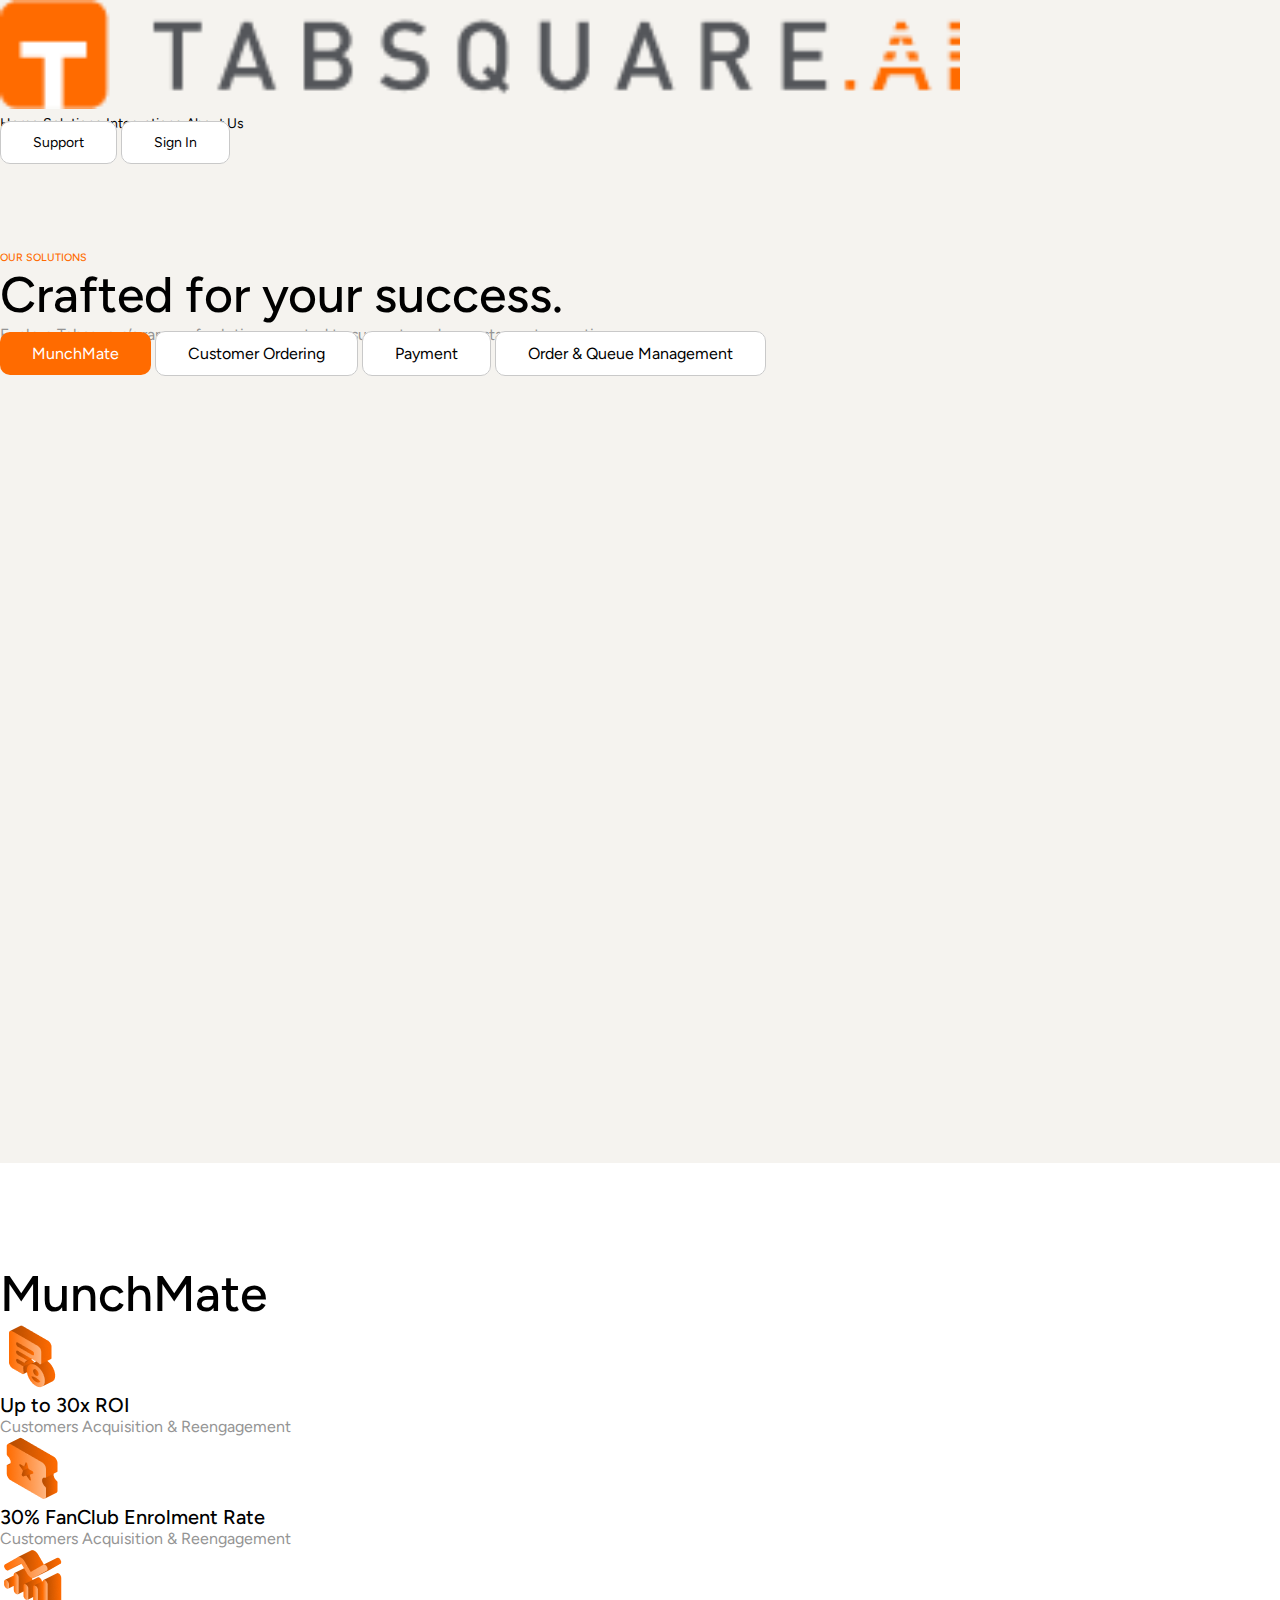
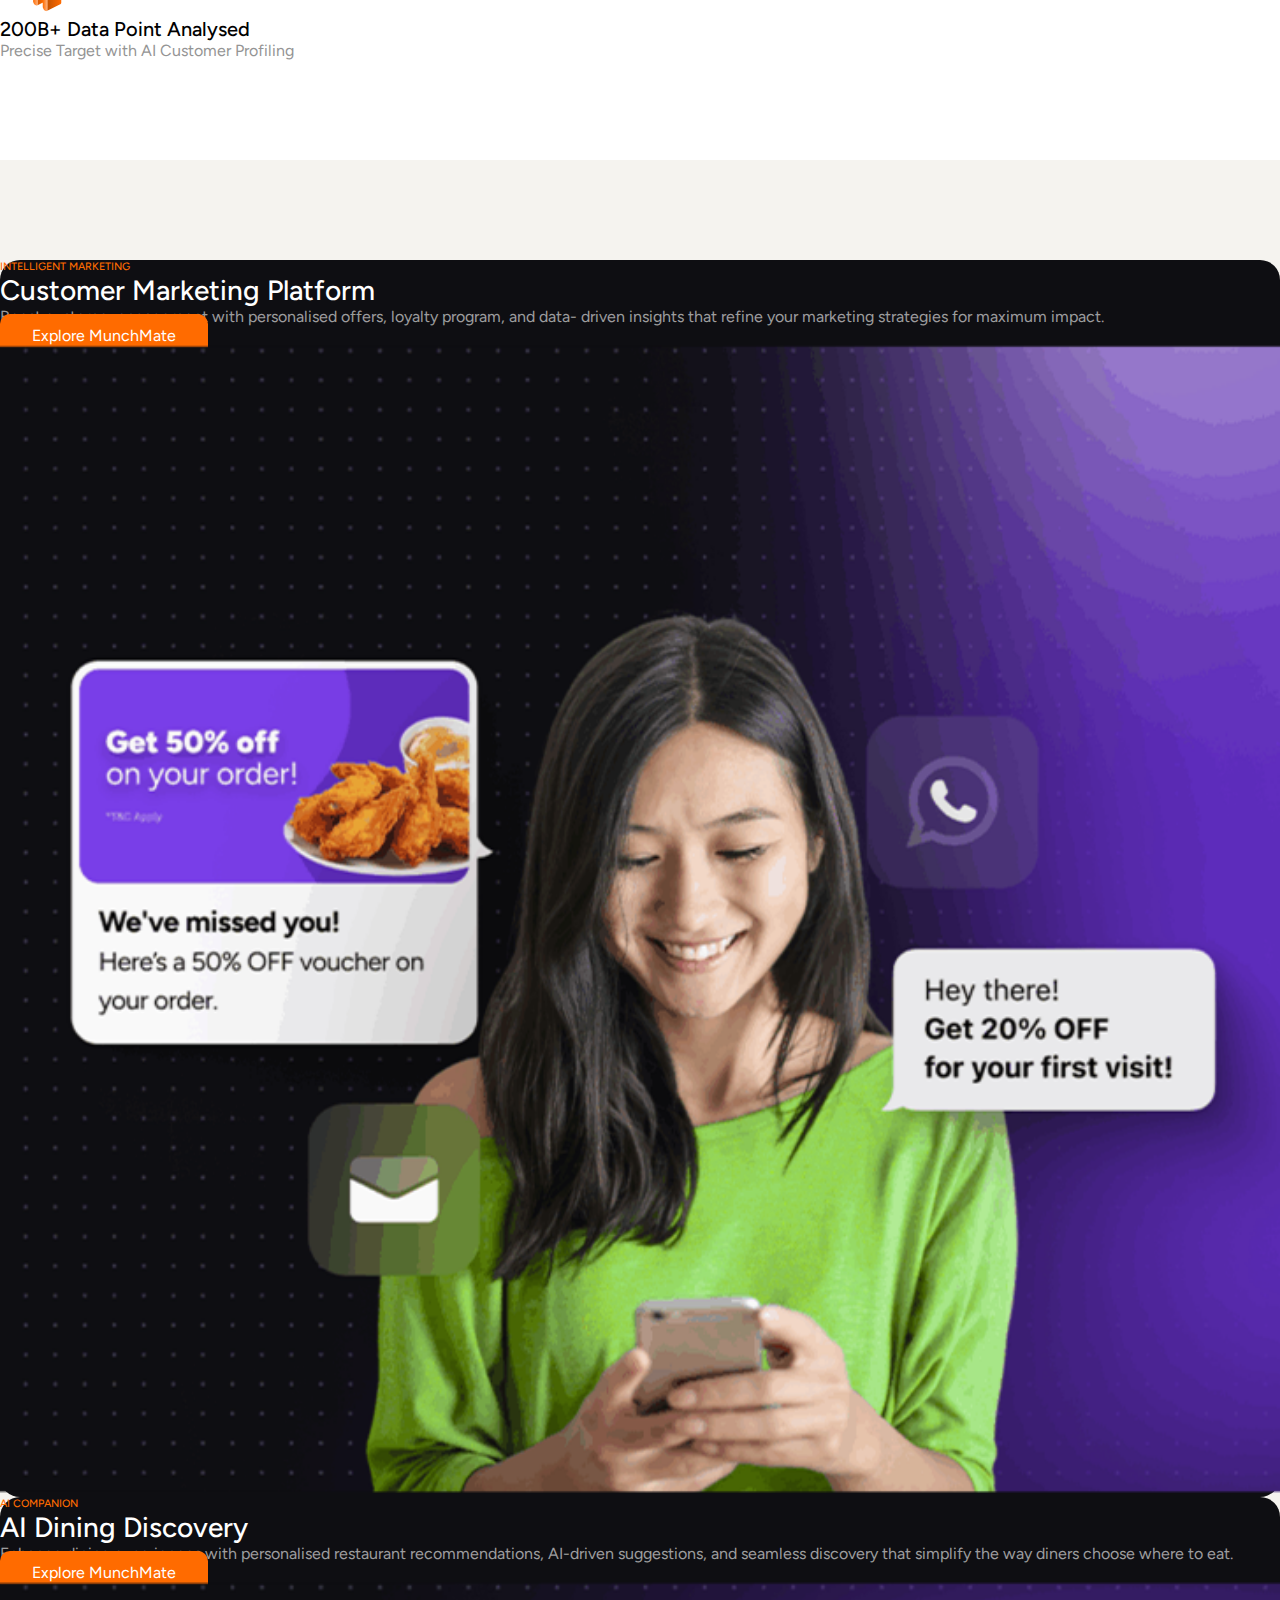
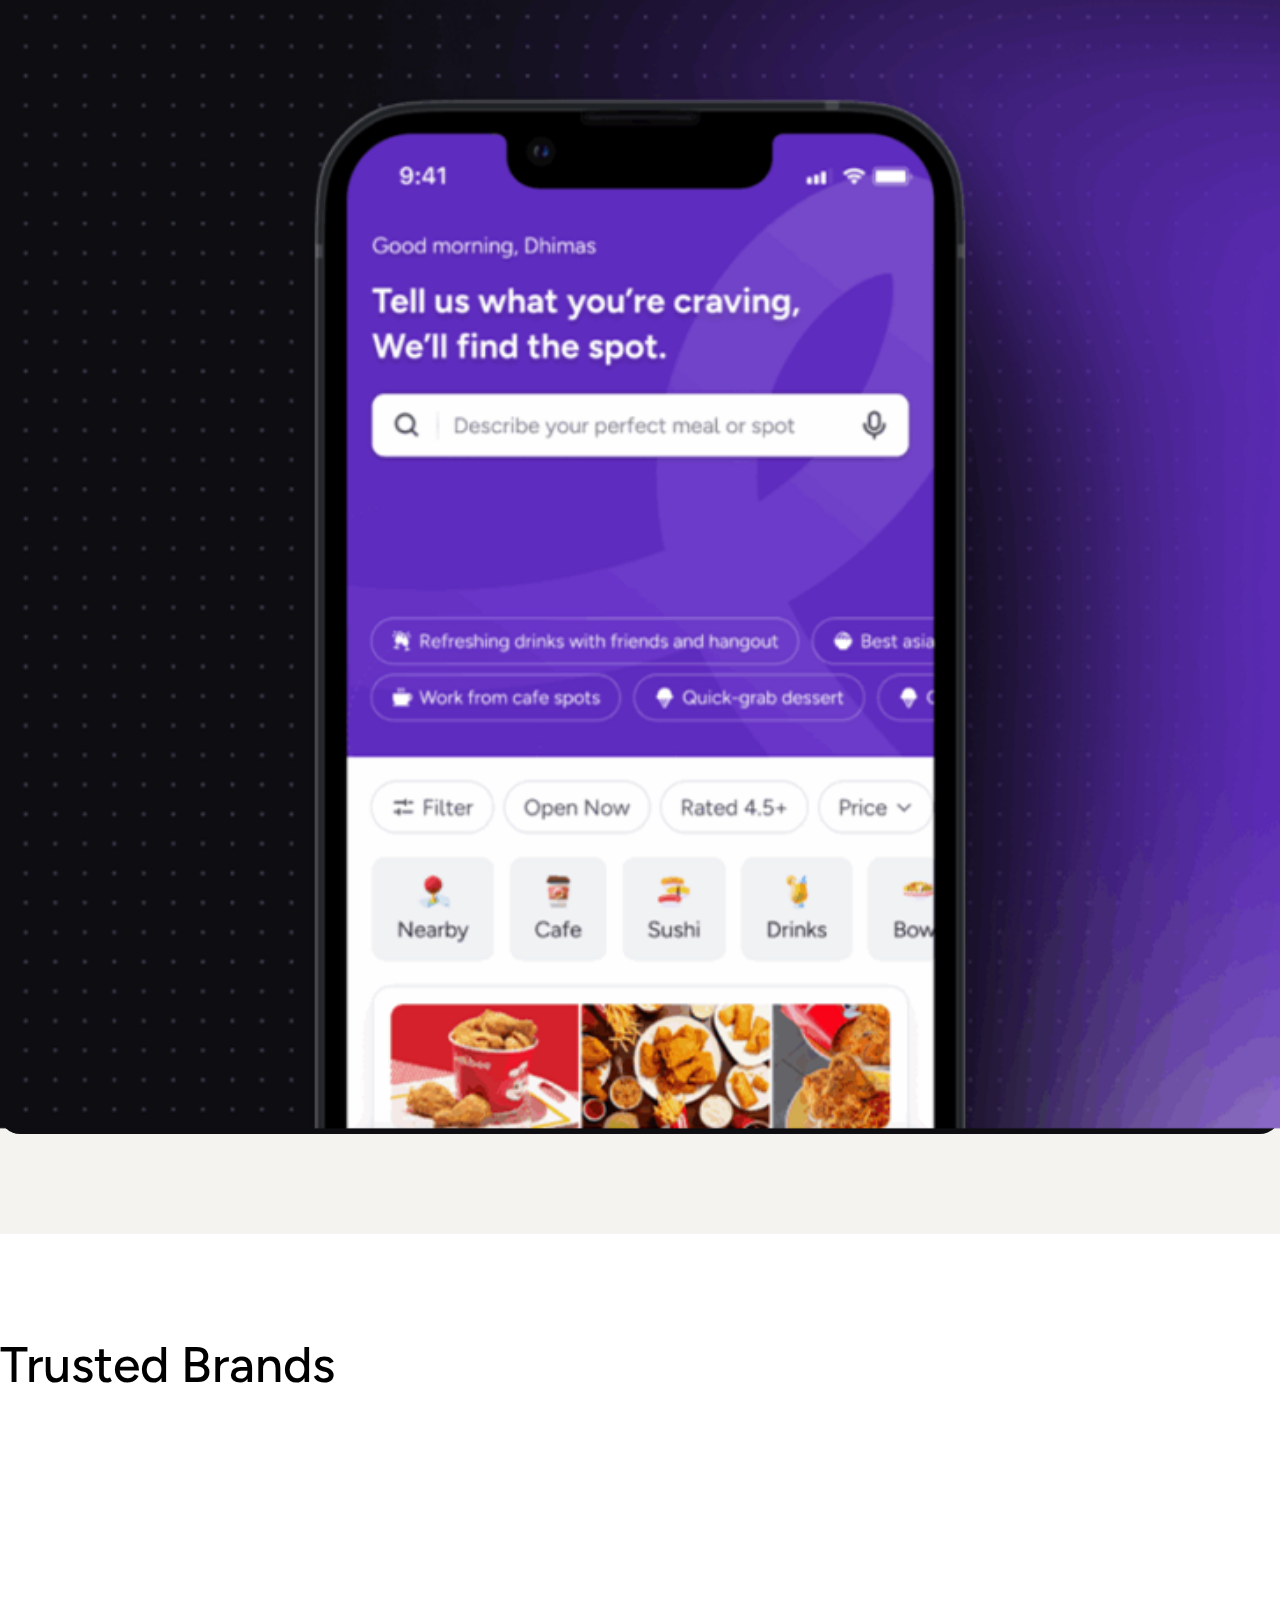
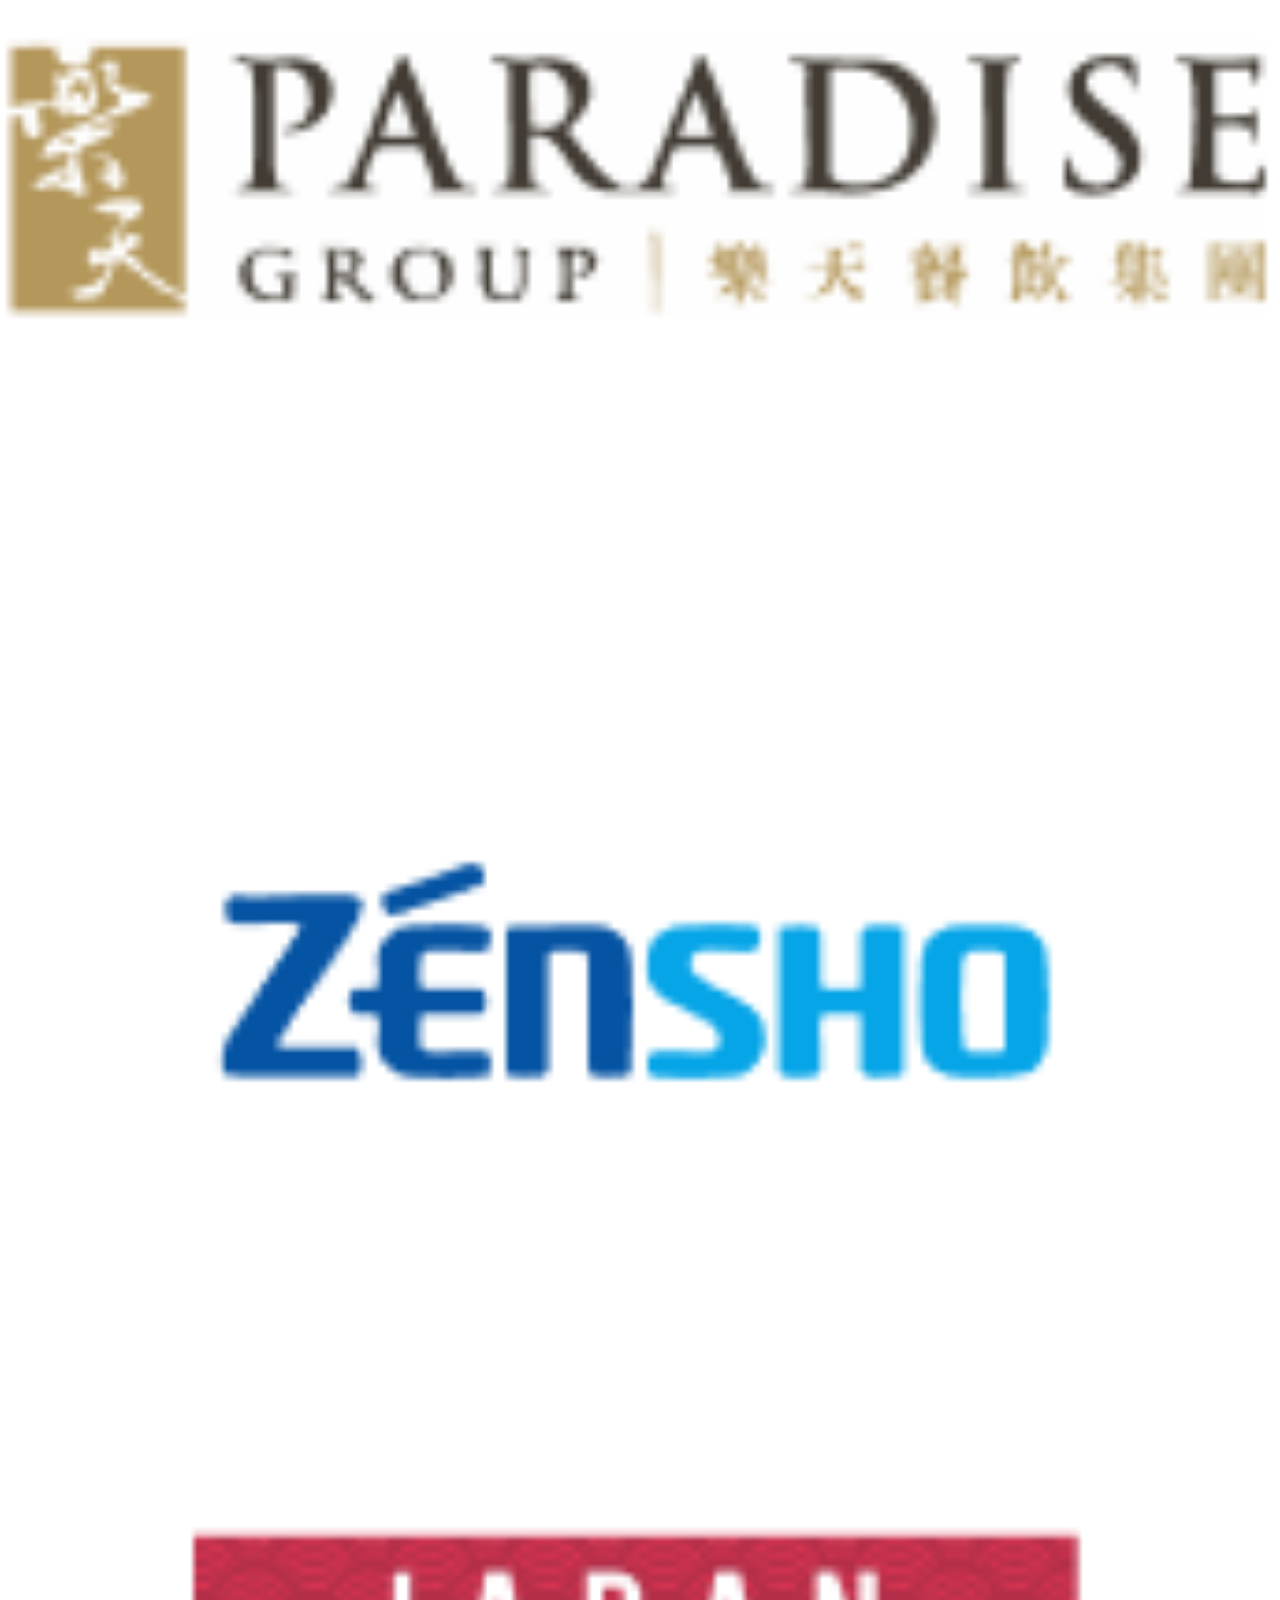
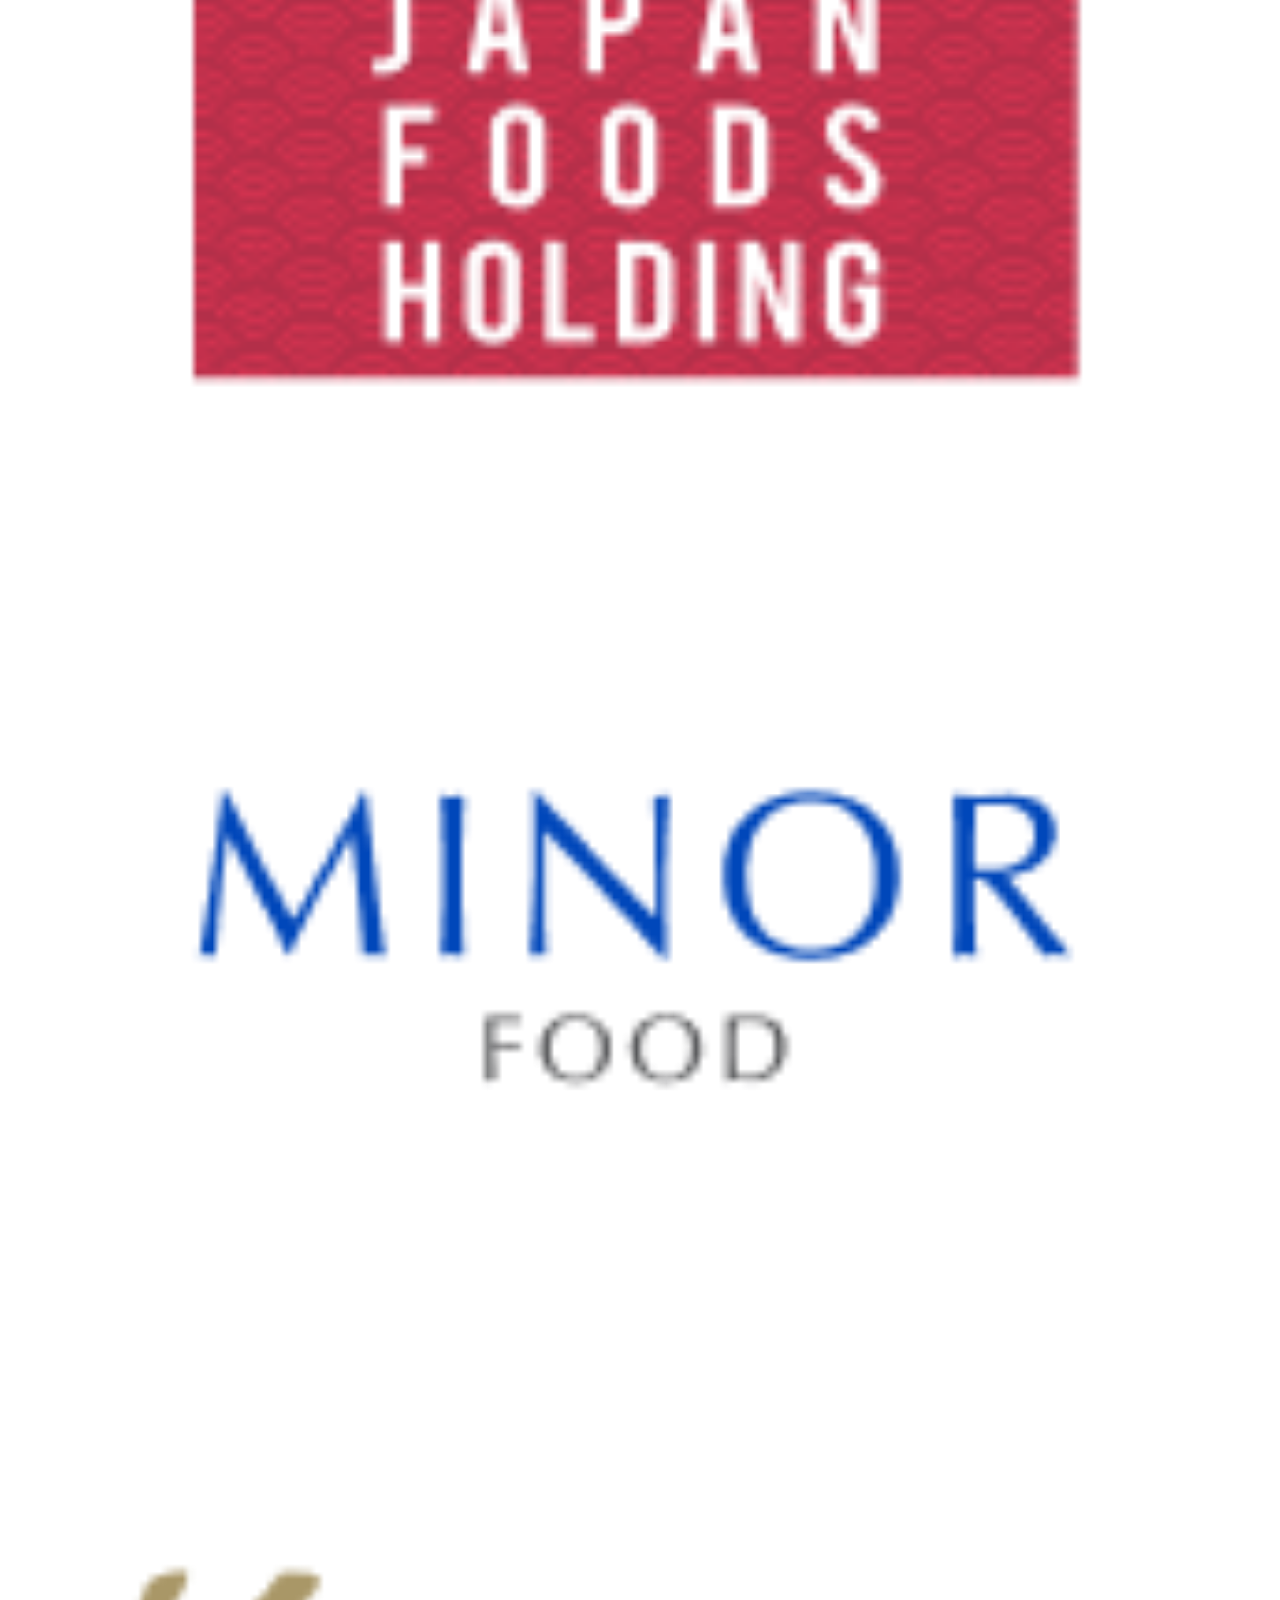
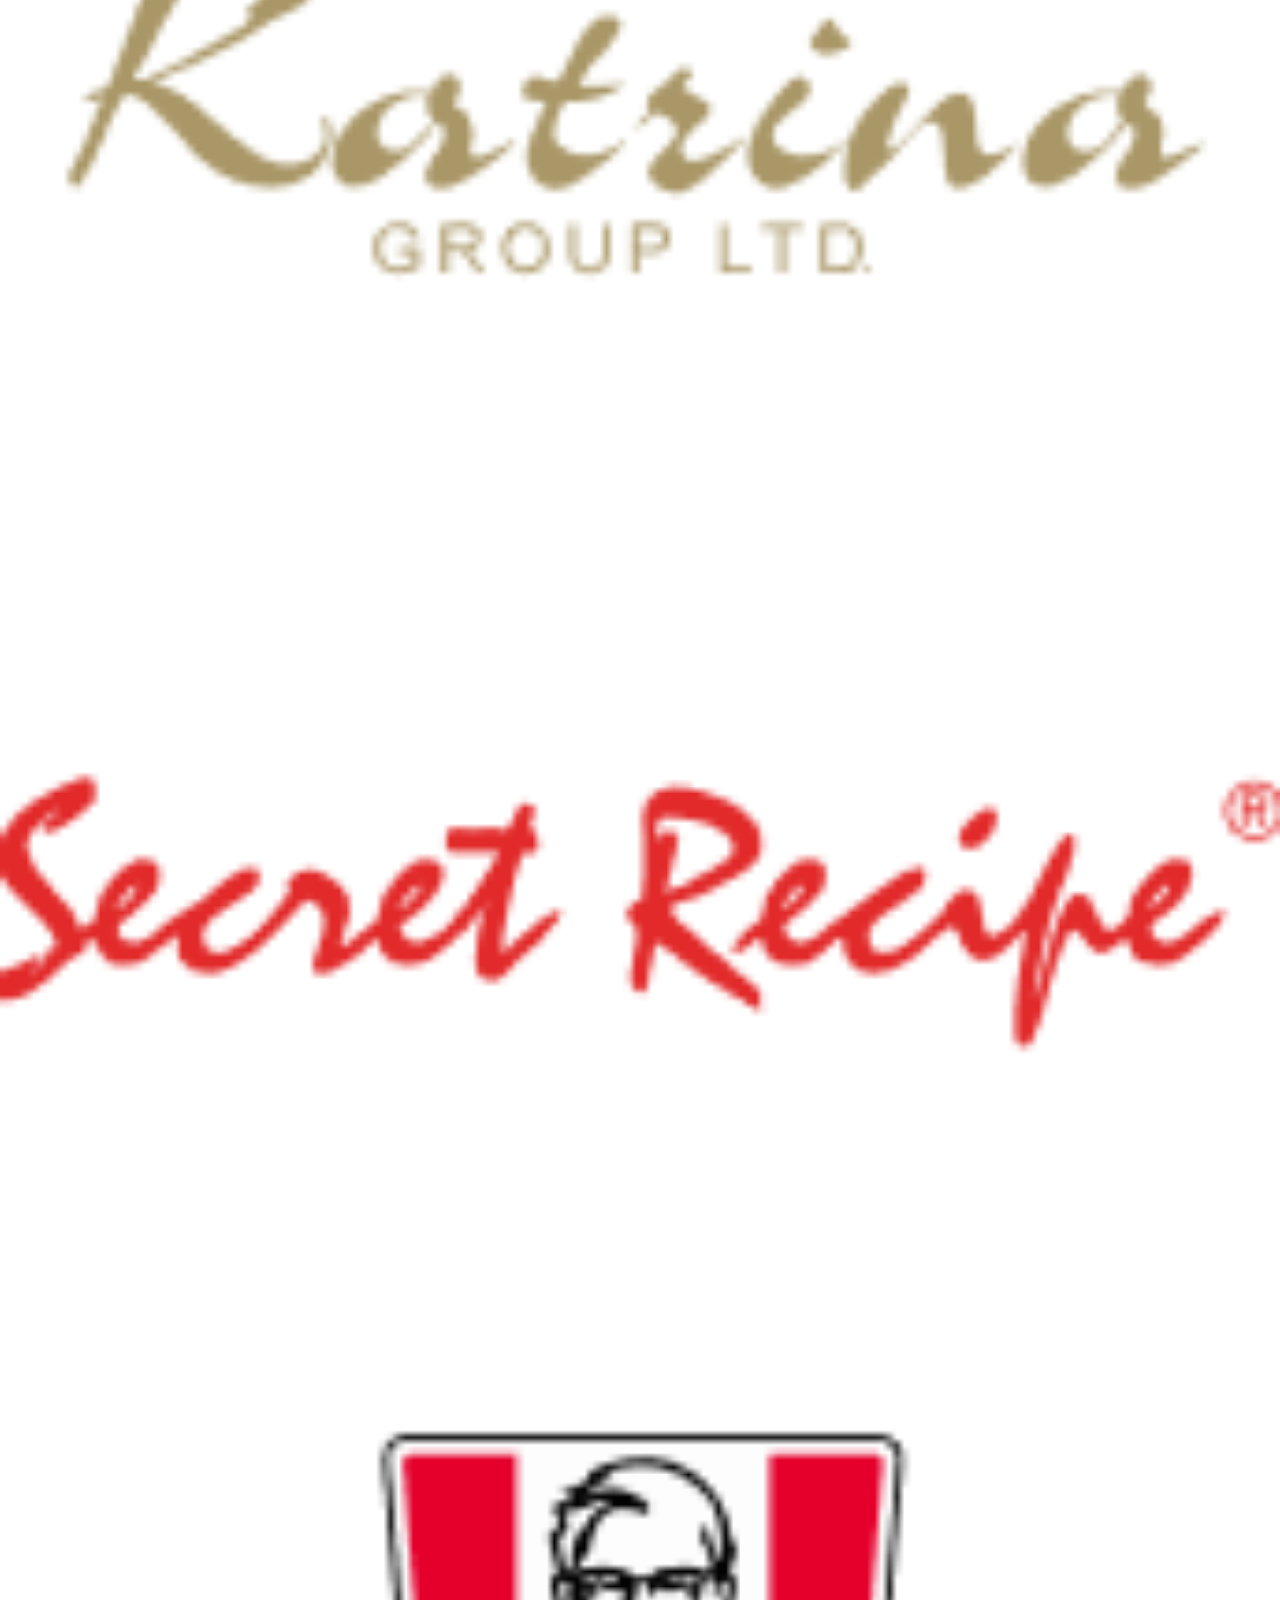
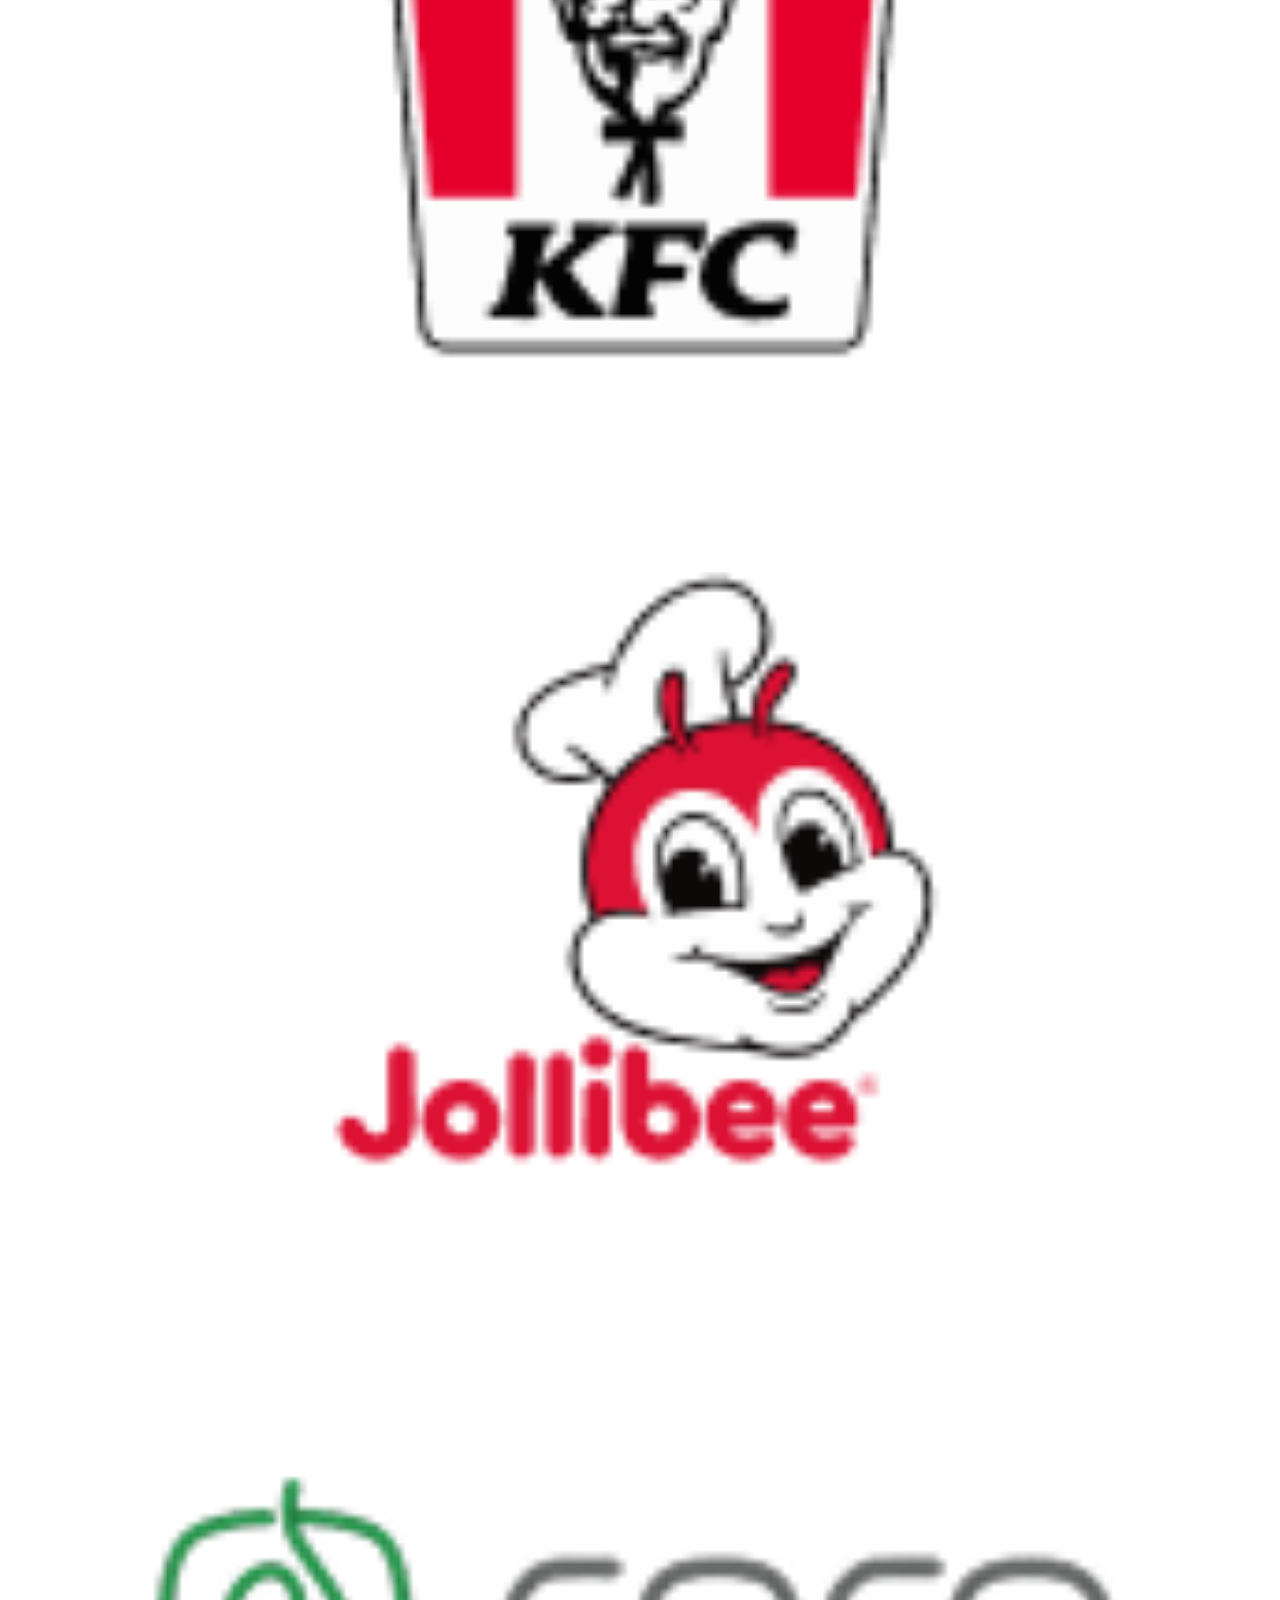
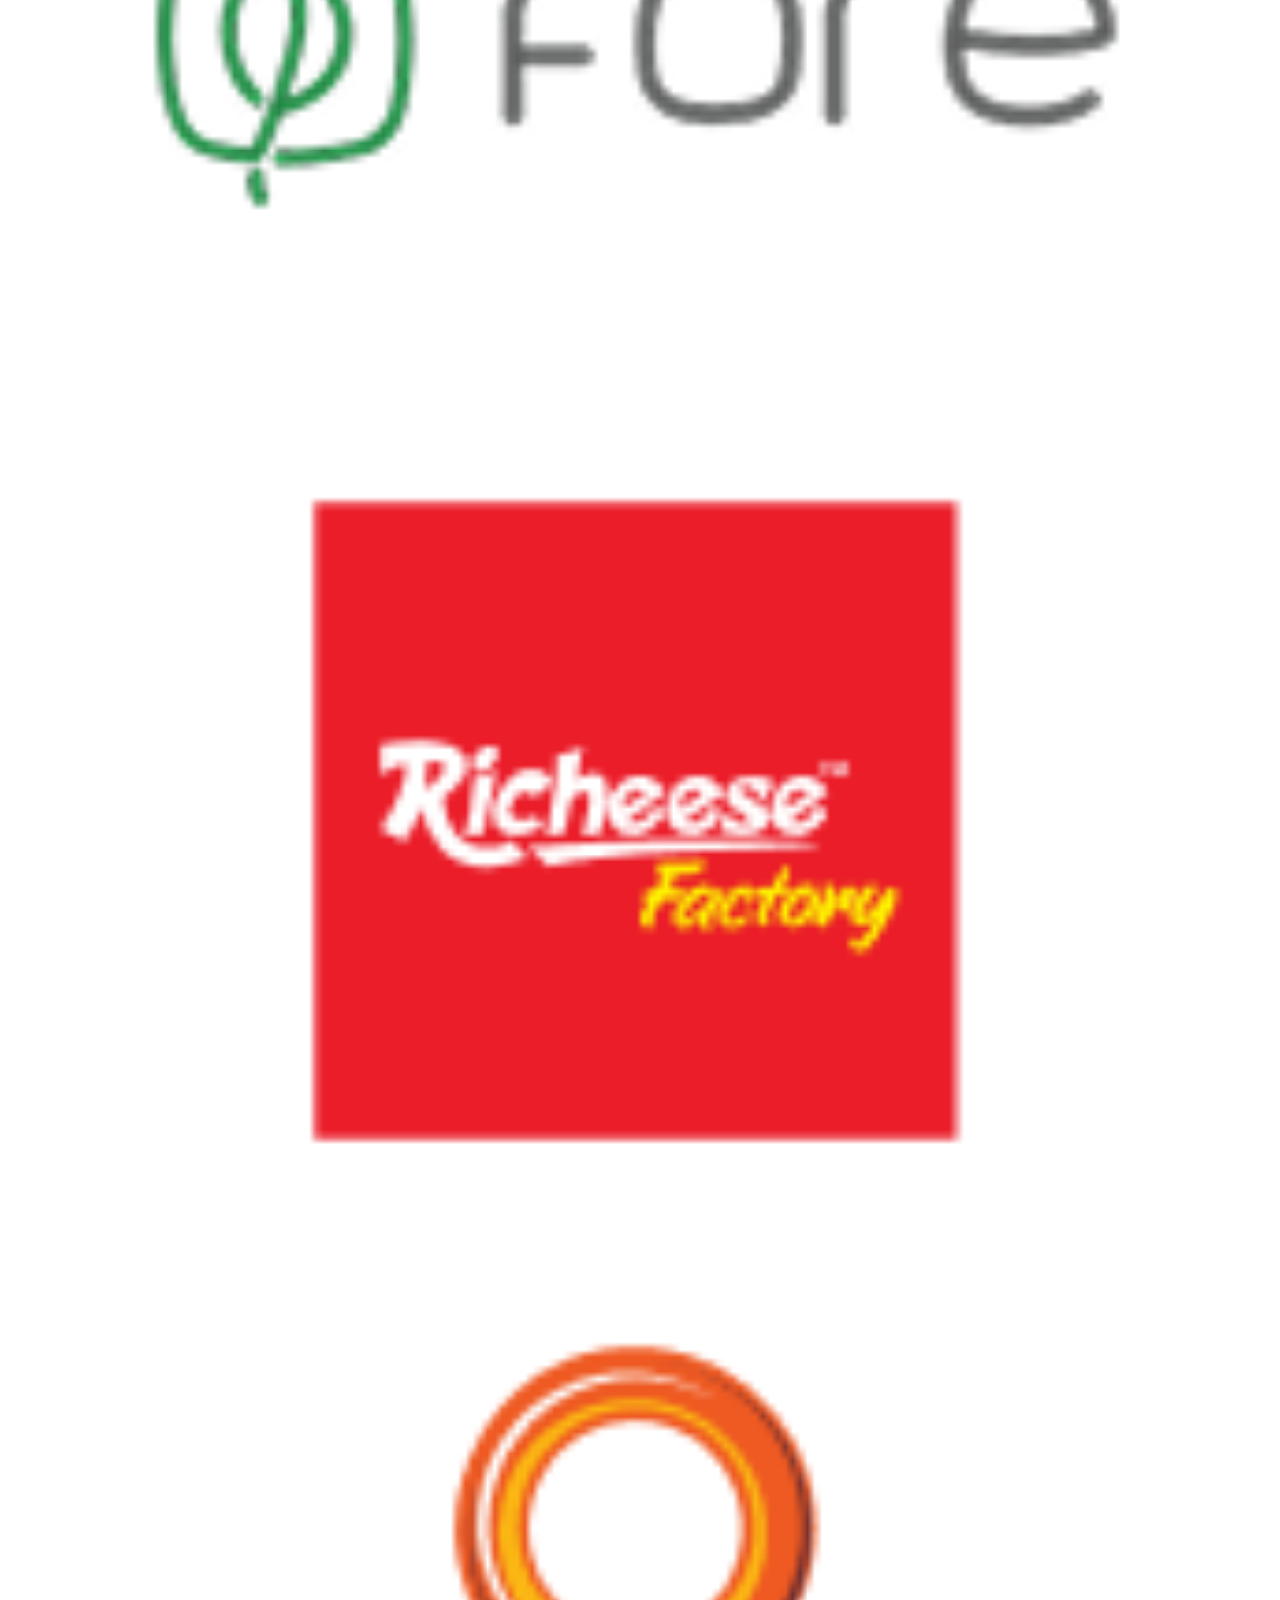
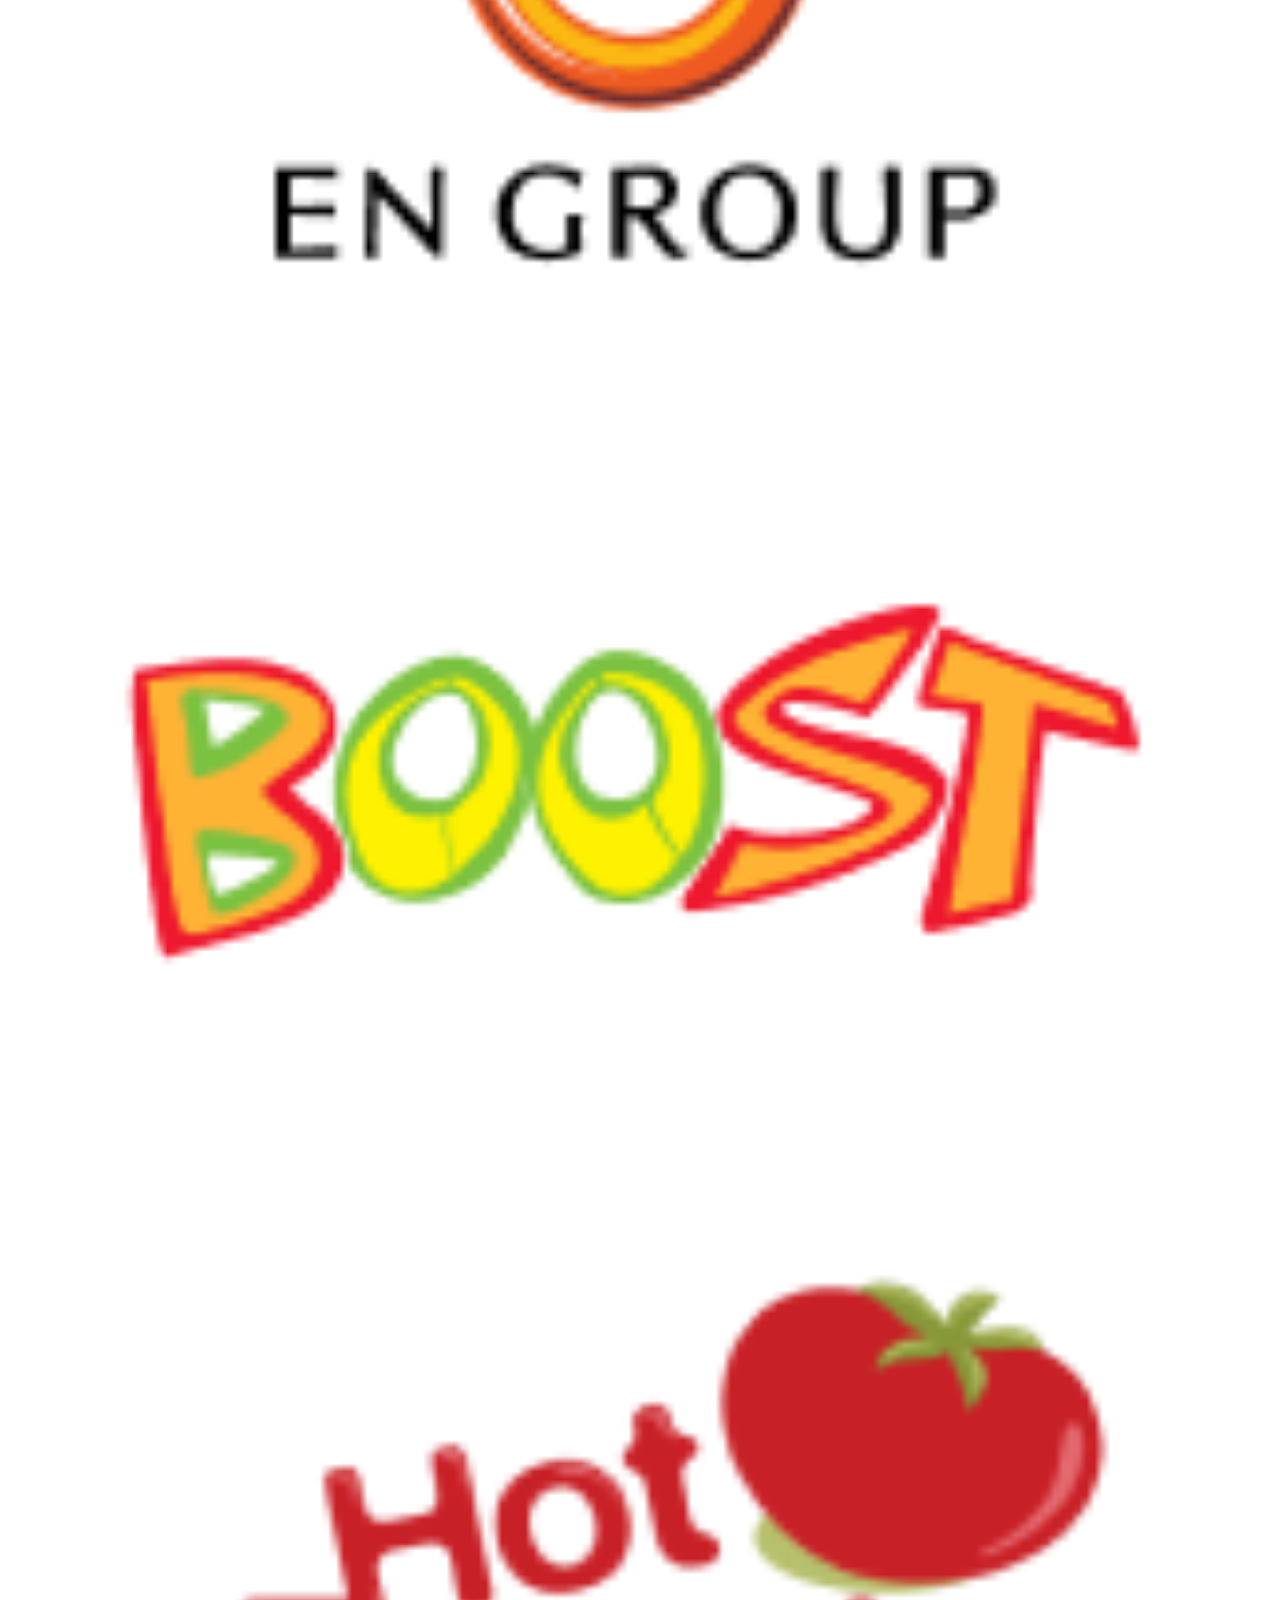
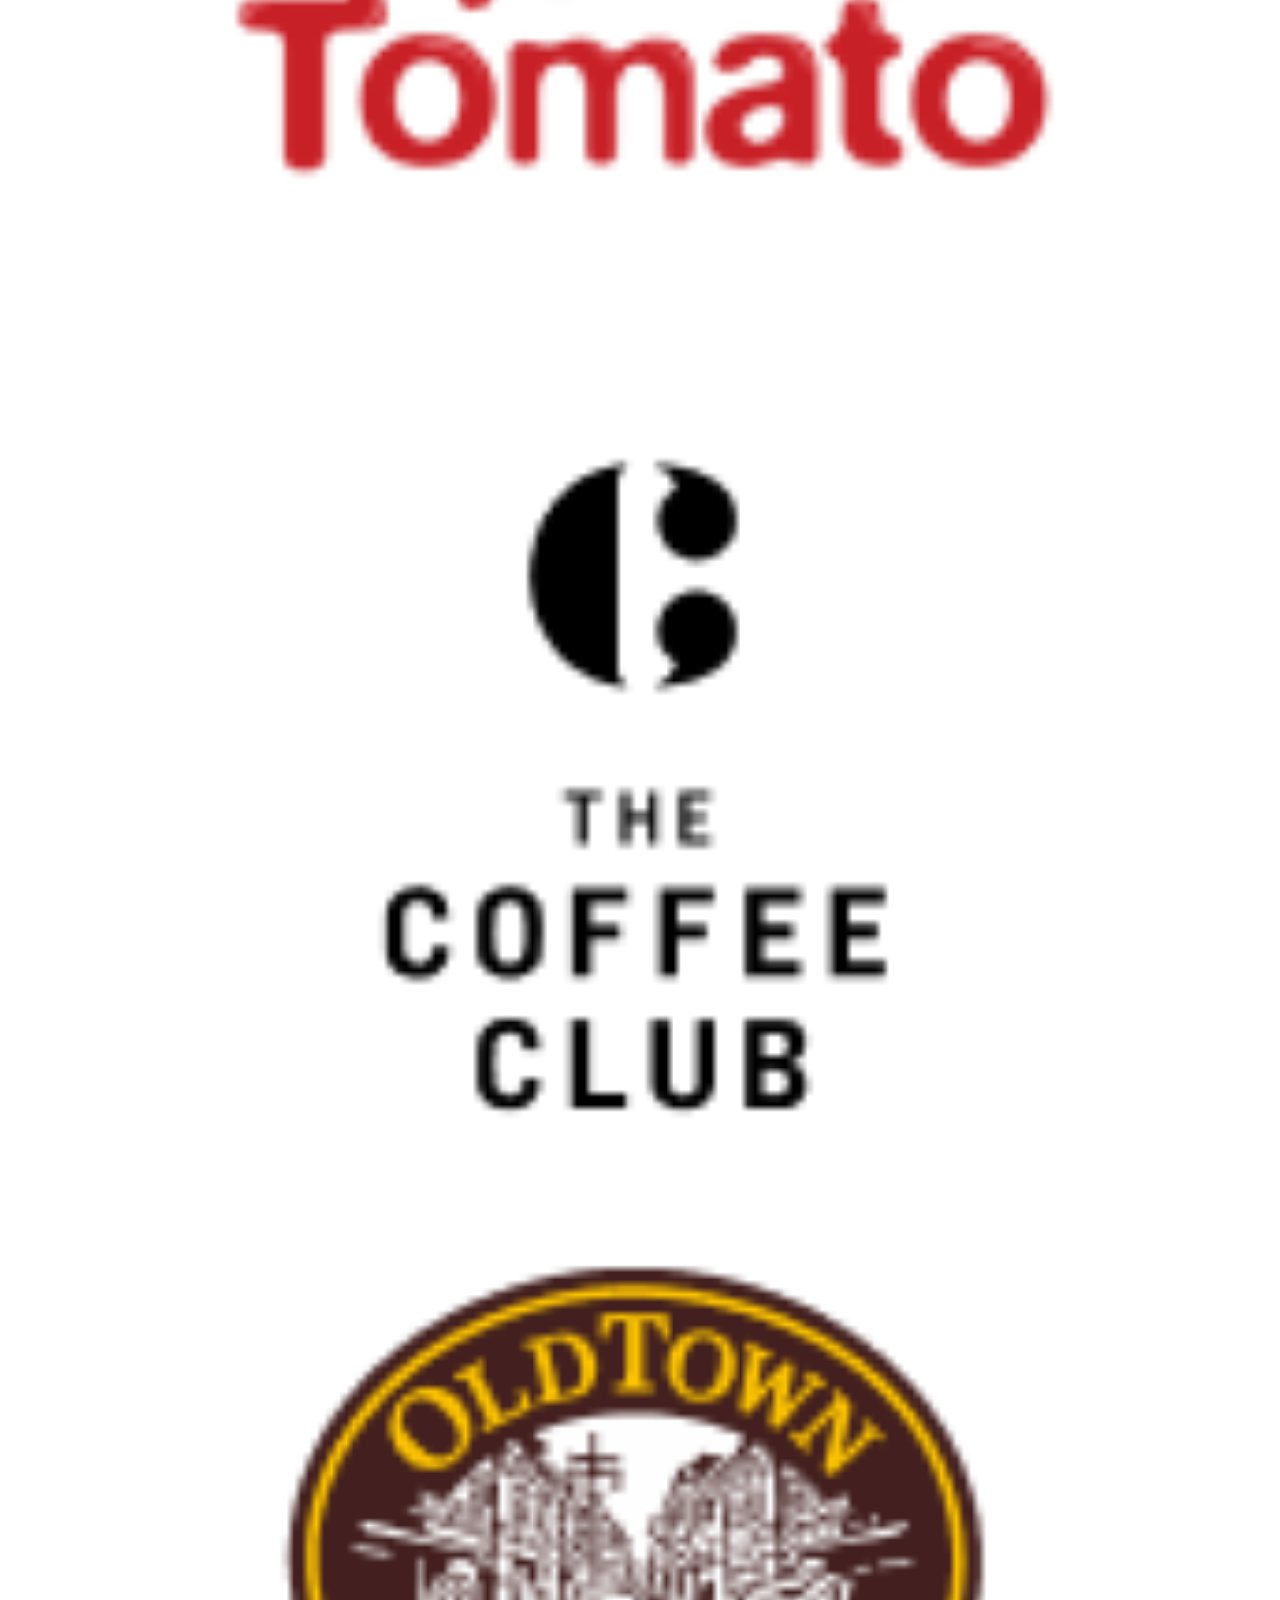
<file: solution.html>
<!DOCTYPE html>
<html lang="en">

<head>
   <meta charset="UTF-8">
   <meta name="viewport" content="width=device-width, initial-scale=1.0">
   <title>TabSqaure</title>

   <link rel="preconnect" href="https://fonts.googleapis.com">
   <link rel="preconnect" href="https://fonts.gstatic.com" crossorigin>
   <link href="https://fonts.googleapis.com/css2?family=Figtree:ital,wght@0,300..900;1,300..900&display=swap"
      rel="stylesheet">

   <link href="https://cdn.jsdelivr.net/npm/bootstrap@5.3.8/dist/css/bootstrap.min.css" rel="stylesheet"
      integrity="sha384-sRIl4kxILFvY47J16cr9ZwB07vP4J8+LH7qKQnuqkuIAvNWLzeN8tE5YBujZqJLB" crossorigin="anonymous">

   <link rel="stylesheet" href="./style.css">
</head>

<body>
   <!-- Header section -->

   <header class="header-section">
      <div class="container">
         <div class="header-wrapper p-3">
            <div class="row align-items-center gap-md-0 gap-3">
               <div class="col-md-5">
                  <div class="text-md-start text-center d-inline-block">
                     <img width="75%" src="./Img/Header/logo.png" alt="">
                  </div>
               </div>
               <div class="col-md-7">
                  <div class="d-flex align-items-center justify-content-md-end justify-content-center gap-4">
                     <nav class="d-flex gap-4">
                        <a href="./index.html">Home</a>
                        <a href="./solution.html">Solutions</a>
                        <a href="./integration.html">Integrations</a>
                        <a href="./about.html">About Us</a>
                     </nav>

                     <div class="d-none d-lg-flex gap-4">
                        <a href="./support.html" class="my-sec-btn">Support</a>
                        <a href="#" class="my-sec-btn">Sign In</a>
                     </div>
                  </div>
               </div>
            </div>
         </div>
      </div>
   </header>

   <!-- MunchMate section -->

   <section class="munchmate-section">
      <div class="container">
         <div class="munchmate-wrapper text-center">
            <h6 class="mb-3">
               OUR SOLUTIONS
            </h6>
            <h2 class="mb-3">
               Crafted for your success.
            </h2>
            <p class="mb-5">
               Explore Tabsquare’s range of solutions created to support modern restaurant operations.
            </p>

            <div class="d-flex justify-content-center align-items-center gap-3 flex-wrap  mb-5">
               <a href="./solution.html" class="my-pri-btn flex-grow-1">MunchMate</a>
               <a href="./customer.html" class="my-sec-btn flex-grow-1">Customer Ordering</a>
               <a href="" class="my-sec-btn flex-grow-1">Payment</a>
               <a href="" class="my-sec-btn flex-grow-1">Order & Queue Management</a>
            </div>

            <div>
               <iframe width="100%" src="https://www.youtube.com/embed/uc1WaQPTjjw" frameborder="0"></iframe>
            </div>
         </div>
      </div>
   </section>

   <!-- Munchmate stat section -->

   <section class="munch-stat-section">
      <div class="container">
         <div class="mb-5 text-md-start text-center">
            <h2>
               MunchMate
            </h2>
         </div>

         <div class="munch-stat-wrapper text-md-start text-center">
            <div class="row">
               <div class="col-lg-4 col-md-6">
                  <div class="mb-lg-0 mb-4">
                     <img src="./Img/MunchMate/icon-1.png" alt="">
                     <h5 class="my-3">Up to 30x ROI</h5>
                     <p>Customers Acquisition & Reengagement</p>
                  </div>
               </div>
               <div class="col-lg-4 col-md-6">
                  <div class="mb-lg-0 mb-4">
                     <img src="./Img/MunchMate/icon-2.png" alt="">
                     <h5 class="my-3">30% FanClub Enrolment Rate</h5>
                     <p>Customers Acquisition & Reengagement</p>
                  </div>
               </div>
               <div class="col-lg-4">
                  <div>
                     <img src="./Img/MunchMate/icon-3.png" alt="">
                     <h5 class="my-3">200B+ Data Point Analysed</h5>
                     <p>Precise Target with AI Customer Profiling</p>
                  </div>
               </div>
            </div>
         </div>
      </div>
   </section>

   <!-- Munchmate banner section -->

   <section class="munch-banner-section">
      <div class="container">
         <div class="munch-banner-wrapper">
            <div class="row mb-5 align-items-center">
               <div class="col-lg-6">
                  <div class="p-4">
                     <h6 class="mb-4">INTELLIGENT MARKETING</h6>
                     <h3 class="mb-4">Customer Marketing Platform</h3>
                     <p class="mb-5">
                        <span>Boost customer engagement with personalised offers, loyalty program, and data-</span>
                        <span>driven insights that refine your marketing strategies for maximum impact.</span>
                     </p>
                     <a href="#" class="my-pri-btn">
                        Explore MunchMate 
                     </a>
                  </div>
               </div>
               <div class="col-lg-6">
                  <div>
                     <img width="100%" src="./Img/MunchMate/1.png" alt="">
                  </div>
               </div>
            </div>
            <div class="row align-items-center">
               <div class="col-lg-6">
                  <div class="p-4">
                     <h6 class="mb-4">AI COMPANION</h6>
                     <h3 class="mb-4">AI Dining Discovery</h3>
                     <p class="mb-5">
                        <span>Enhance dining experiences with personalised restaurant recommendations, AI-driven</span>
                        <span>suggestions, and seamless discovery that simplify the way diners choose where to eat.</span>
                     </p>
                     <a href="#" class="my-pri-btn">Explore MunchMate</a>
                  </div>
               </div>
               <div class="col-lg-6">
                  <div>
                     <img width="100%" src="./Img/MunchMate/2.png" alt="">
                  </div>
               </div>
            </div>
         </div>
      </div>
   </section>

   <!-- trusted section -->

   <section class="hero-section">
      <div class="container">
         <div class="hero-wrapper text-center">
            <div class="mb-5">
               <h2>
                  Trusted Brands
               </h2>
            </div>

            <div class="row g-4">
               <div class="col-md-2 col-sm-3 col-4">
                  <div>
                     <img width="100%" src="./Img/Hero/1.png" alt="">
                  </div>
               </div>
               <div class="col-md-2 col-sm-3 col-4">
                  <div>
                     <img width="100%" src="./Img/Hero/2.png" alt="">
                  </div>
               </div>
               <div class="col-md-2 col-sm-3 col-4">
                  <div>
                     <img width="100%" src="./Img/Hero/3.png" alt="">
                  </div>
               </div>
               <div class="col-md-2 col-sm-3 col-4">
                  <div>
                     <img width="100%" src="./Img/Hero/4.png" alt="">
                  </div>
               </div>
               <div class="col-md-2 col-sm-3 col-4">
                  <div>
                     <img width="100%" src="./Img/Hero/5.png" alt="">
                  </div>
               </div>
               <div class="col-md-2 col-sm-3 col-4">
                  <div>
                     <img width="100%" src="./Img/Hero/6.png" alt="">
                  </div>
               </div>
               <div class="col-md-2 col-sm-3 col-4">
                  <div>
                     <img width="100%" src="./Img/Hero/7.png" alt="">
                  </div>
               </div>
               <div class="col-md-2 col-sm-3 col-4">
                  <div>
                     <img width="100%" src="./Img/Hero/8.png" alt="">
                  </div>
               </div>
               <div class="col-md-2 col-sm-3 col-4">
                  <div>
                     <img width="100%" src="./Img/Hero/9.png" alt="">
                  </div>
               </div>
               <div class="col-md-2 col-sm-3 col-4">
                  <div>
                     <img width="100%" src="./Img/Hero/10.png" alt="">
                  </div>
               </div>
               <div class="col-md-2 col-sm-3 col-4">
                  <div>
                     <img width="100%" src="./Img/Hero/11.png" alt="">
                  </div>
               </div>
               <div class="col-md-2 col-sm-3 col-4">
                  <div>
                     <img width="100%" src="./Img/Hero/12.png" alt="">
                  </div>
               </div>
               <div class="col-md-2 col-sm-3 col-4">
                  <div>
                     <img width="100%" src="./Img/Hero/13.png" alt="">
                  </div>
               </div>
               <div class="col-md-2 col-sm-3 col-4">
                  <div>
                     <img width="100%" src="./Img/Hero/14.png" alt="">
                  </div>
               </div>
               <div class="col-md-2 col-sm-3 col-4">
                  <div>
                     <img width="100%" src="./Img/Hero/15.png" alt="">
                  </div>
               </div>
               <div class="col-md-2 col-sm-3 col-4">
                  <div>
                     <img width="100%" src="./Img/Hero/16.png" alt="">
                  </div>
               </div>
               <div class="col-md-2 col-sm-3 col-4">
                  <div>
                     <img width="100%" src="./Img/Hero/17.png" alt="">
                  </div>
               </div>
               <div class="col-md-2 col-sm-3 col-4">
                  <div>
                     <img width="100%" src="./Img/Hero/18.png" alt="">
                  </div>
               </div>
            </div>
         </div>
      </div>
   </section>


   <!-- Impact section -->

   <section class="impact-section">
      <div class="container">
         <div class="mb-5">
            <h2>
               Their Journey, Our Impact
            </h2>
            <p>
               Our clients discuss the impact we’ve made on their business
            </p>
         </div>

         <div class="impact-wrapper">
            <div class="row align-items-center flex-lg-row flex-column-reverse">
               <div class="col-lg-7">
                  <div class="d-flex justify-content-md-start ">
                     <div>
                        <h5 class="mb-4">
                           <span class="d-md-block">
                              TabSquare’s AI helped us pivot to takeaway and delivery while adding QR code
                           </span>
                           <span class="d-md-block">
                              ordering for dine-in, maximizing every order with upselling and cross-selling.
                           </span>
                        </h5>
                        <p class="mb-5">Old Town White Coffee, Dennis Loo, General Manager</p>
                        <a href="#" class="my-pri-btn">
                           Watch
                        </a>

                        <div
                           class="d-flex gap-3 align-items-center justify-content-lg-start justify-content-center mt-5">
                           <a href="#">
                              <img src="./Img/Impact/left-arrow.png" alt="">
                           </a>
                           <div>
                              <img src="./Img/Impact/gray.png" alt="">
                           </div>
                           <div>
                              <img src="./Img/Impact/black.png" alt="">
                           </div>
                           <div>
                              <img src="./Img/Impact/gray.png" alt="">
                           </div>
                           <a href="#">
                              <img src="./Img/Impact/right-arrow.png" alt="">
                           </a>
                        </div>
                     </div>
                  </div>
               </div>
               <div class="col-lg-5">
                  <div class="mb-lg-0 mb-5">
                     <div>
                        <img width="100%" src="./Img/Impact/1.png" alt="">
                     </div>
                  </div>
               </div>
            </div>
         </div>
      </div>
   </section>



   <!-- Enhance section -->

   <section class="enhance-section">
      <div class="container">
         <div class="enhance-wrapper">
            <div class="row align-items-center">
               <div class="col-lg-6">
                  <div class="mb-lg-0 mb-4">
                     <h2 class="mb-4">Looking to enhance your operations?</h2>
                     <p class="mb-5">
                        <span class="d-lg-block">
                           Let's explore solutions tailored to your business. Book a consultation, and we'll guide you
                        </span>
                        <span class="d-lg-block">
                           through the best strategies to enhance efficiency and customer experience.
                        </span>
                     </p>
                     <a href="" class="my-sec-btn">
                        Get Started
                     </a>
                  </div>
               </div>
               <div class="col-lg-6">
                  <div>
                     <img width="100%" src="./Img/Enhance/1.png" alt="">
                  </div>
               </div>
            </div>
         </div>
      </div>
   </section>




   <!-- footer section -->
   <footer class="footer-section">
      <div class="container">
         <div class="footer-wrapper">
            <div class="mb-5 d-inline-block">
               <img width="100%" src="./Img/footer/logo.png" alt="">
            </div>

            <div class="row align-items-start mb-5">
               <div class="col-sm-6 col-md-4 col-lg-3">
                  <div class="d-flex flex-column mb-lg-0 mb-4">
                     <h5 class="mb-4">Products</h5>
                     <nav class="d-flex flex-sm-column flex-row flex-wrap gap-md-0 gap-3">
                        <a href="./solution.html">MunchMate</a>
                        <a href="./customer.html">Customer Ordering</a>
                        <a href="./payment.html">Payment</a>
                        <a href="./order.html">Order & Queue Management</a>
                     </nav>
                  </div>
               </div>
               <div class="col-sm-6 col-md-4 col-lg-3">
                  <div class="d-flex flex-column mb-md-0 mb-4">
                     <h5 class="mb-4">Integrations</h5>
                     <nav class="d-flex flex-sm-column flex-row flex-wrap gap-md-0 gap-3">
                        <a href="">POS</a>
                        <a href="">Payment</a>
                        <a href="">CRM</a>
                        <a href="">Aggregators</a>
                     </nav>
                  </div>
               </div>
               <div class="col-sm-6 col-md-4 col-lg-3">
                  <div class="d-flex flex-column mb-md-0 mb-4 gap-md-0 gap-3">
                     <h5 class="mb-4">Resources</h5>
                     <nav class="d-flex flex-sm-column flex-row flex-wrap">
                        <a href="./about.html">About Us</a>
                        <a href="./support.html">Support</a>
                     </nav>
                  </div>
               </div>
               <div class="col-sm-6 col-md-12 col-lg-3">
                  <div>
                     <h5 class="mb-4">Follow us on</h5>
                     <div class="d-flex align-items-center gap-3">
                        <a href="">
                           <img src="./Img/footer/fb.png" alt="">
                        </a>
                        <a href="">
                           <img src="./Img/footer/lin.png" alt="">
                        </a>
                        <a href="">
                           <img src="./Img/footer/in.png" alt="">
                        </a>
                        <a href="">
                           <img src="./Img/footer/yt.png" alt="">
                        </a>
                     </div>
                  </div>
               </div>
            </div>

            <div class="d-flex justify-content-between align-items-center">
               <p class="m-0">
                  Copyright © 2025 TabSquare
               </p>

               <a href="#">
                  Privacy Policy
               </a>
            </div>
         </div>
      </div>
   </footer>
</body>

</html>
</file>
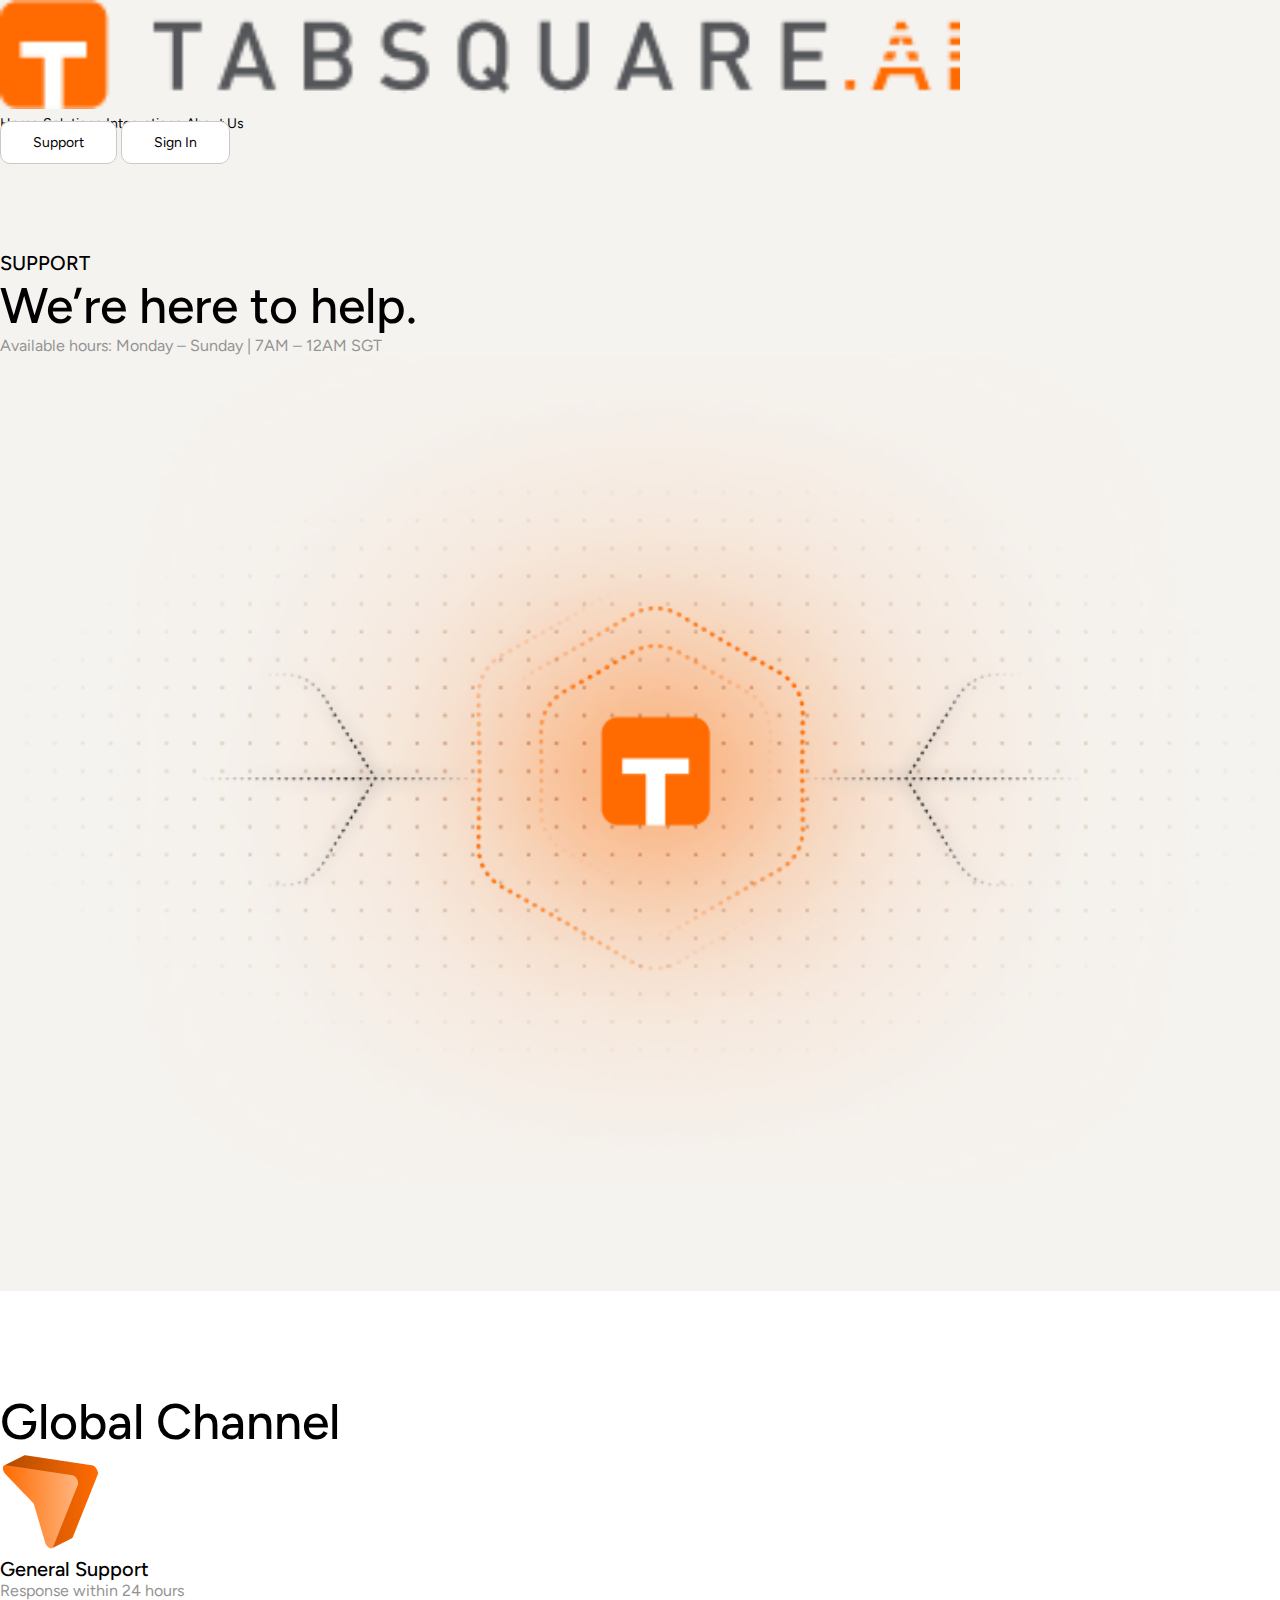
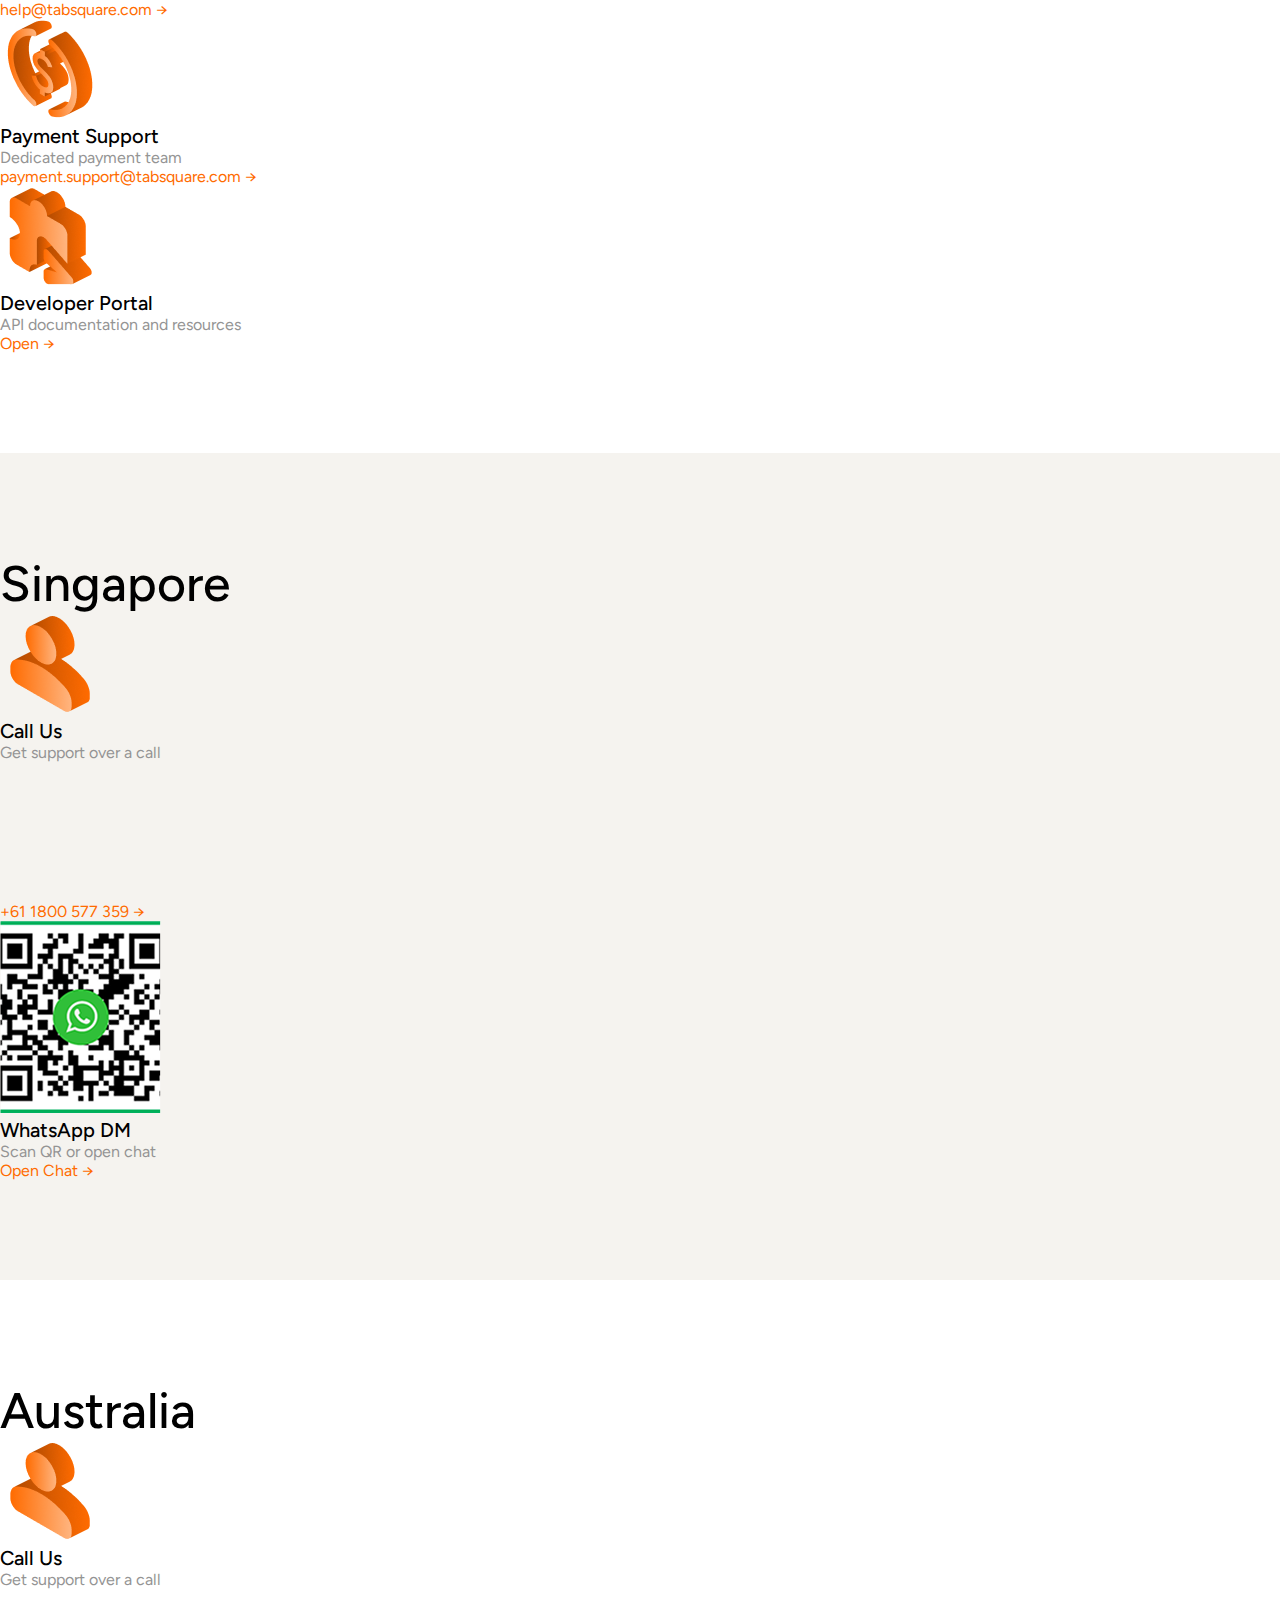
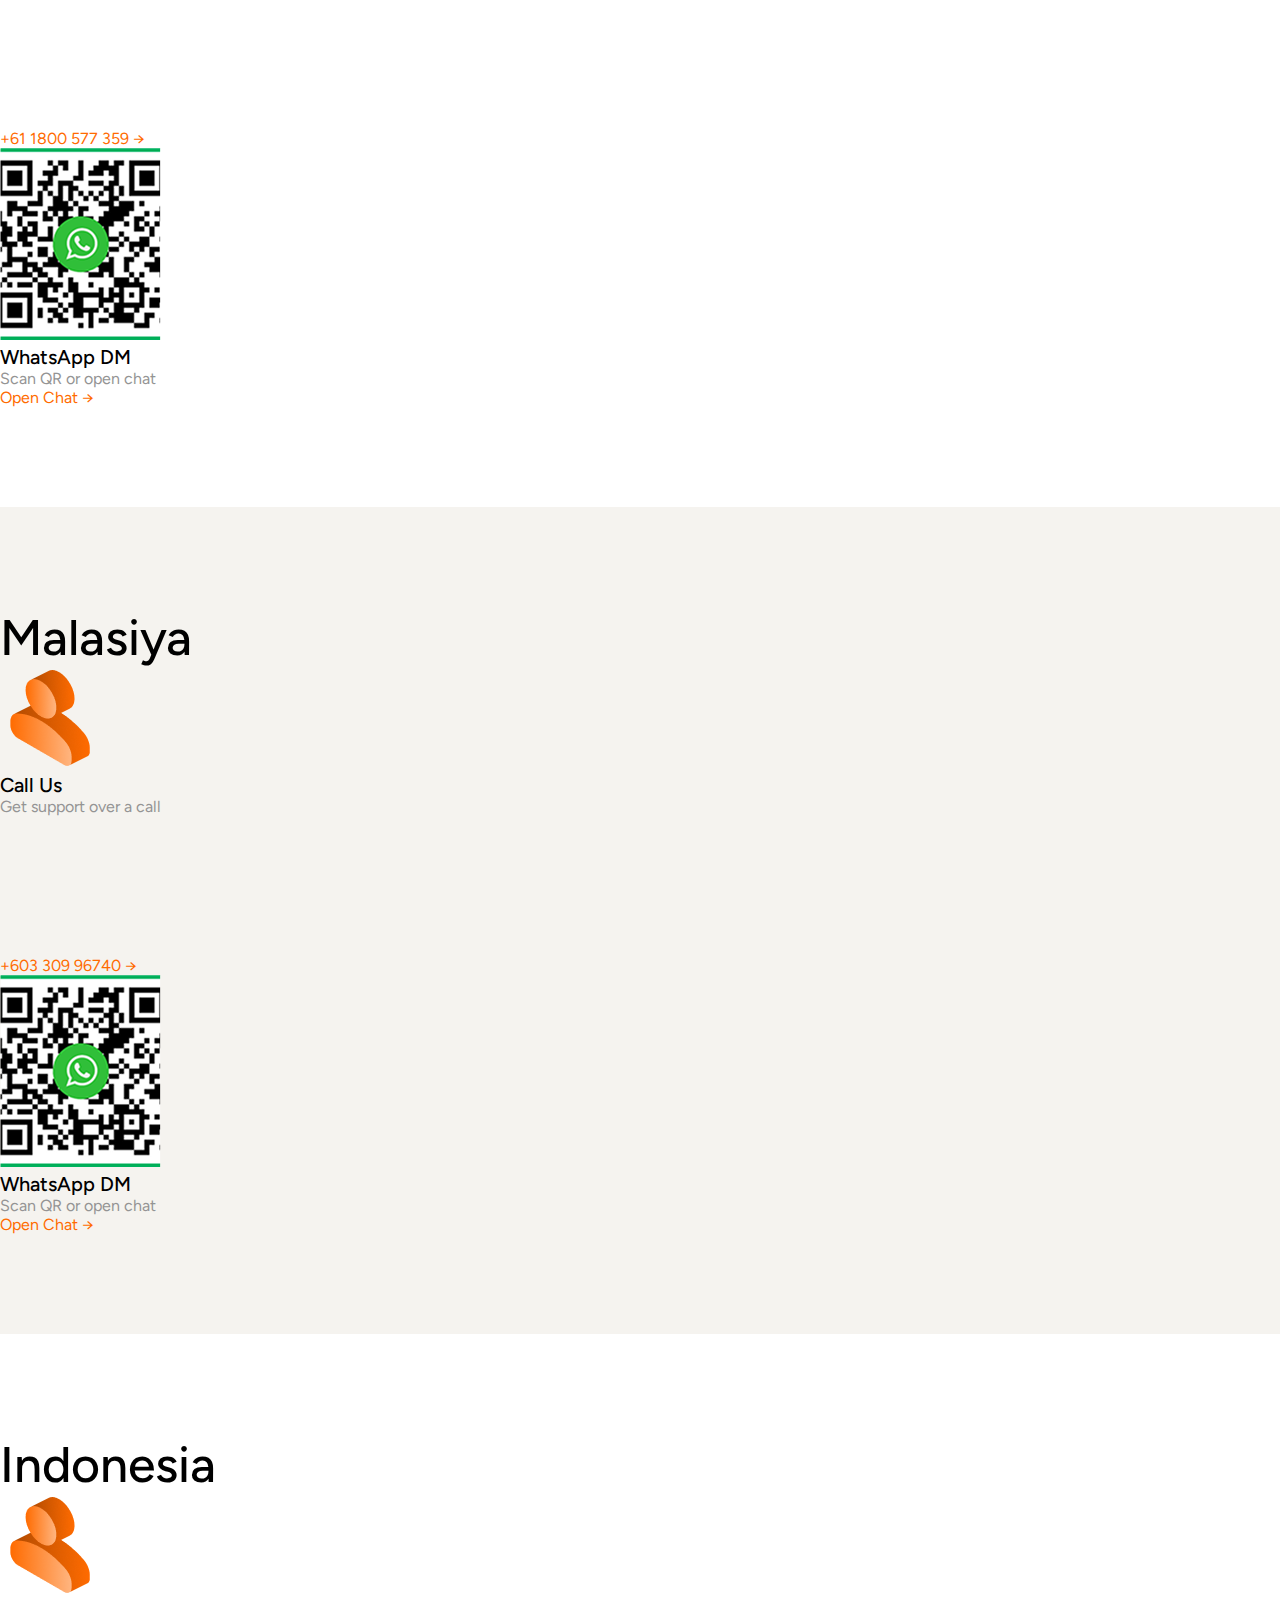
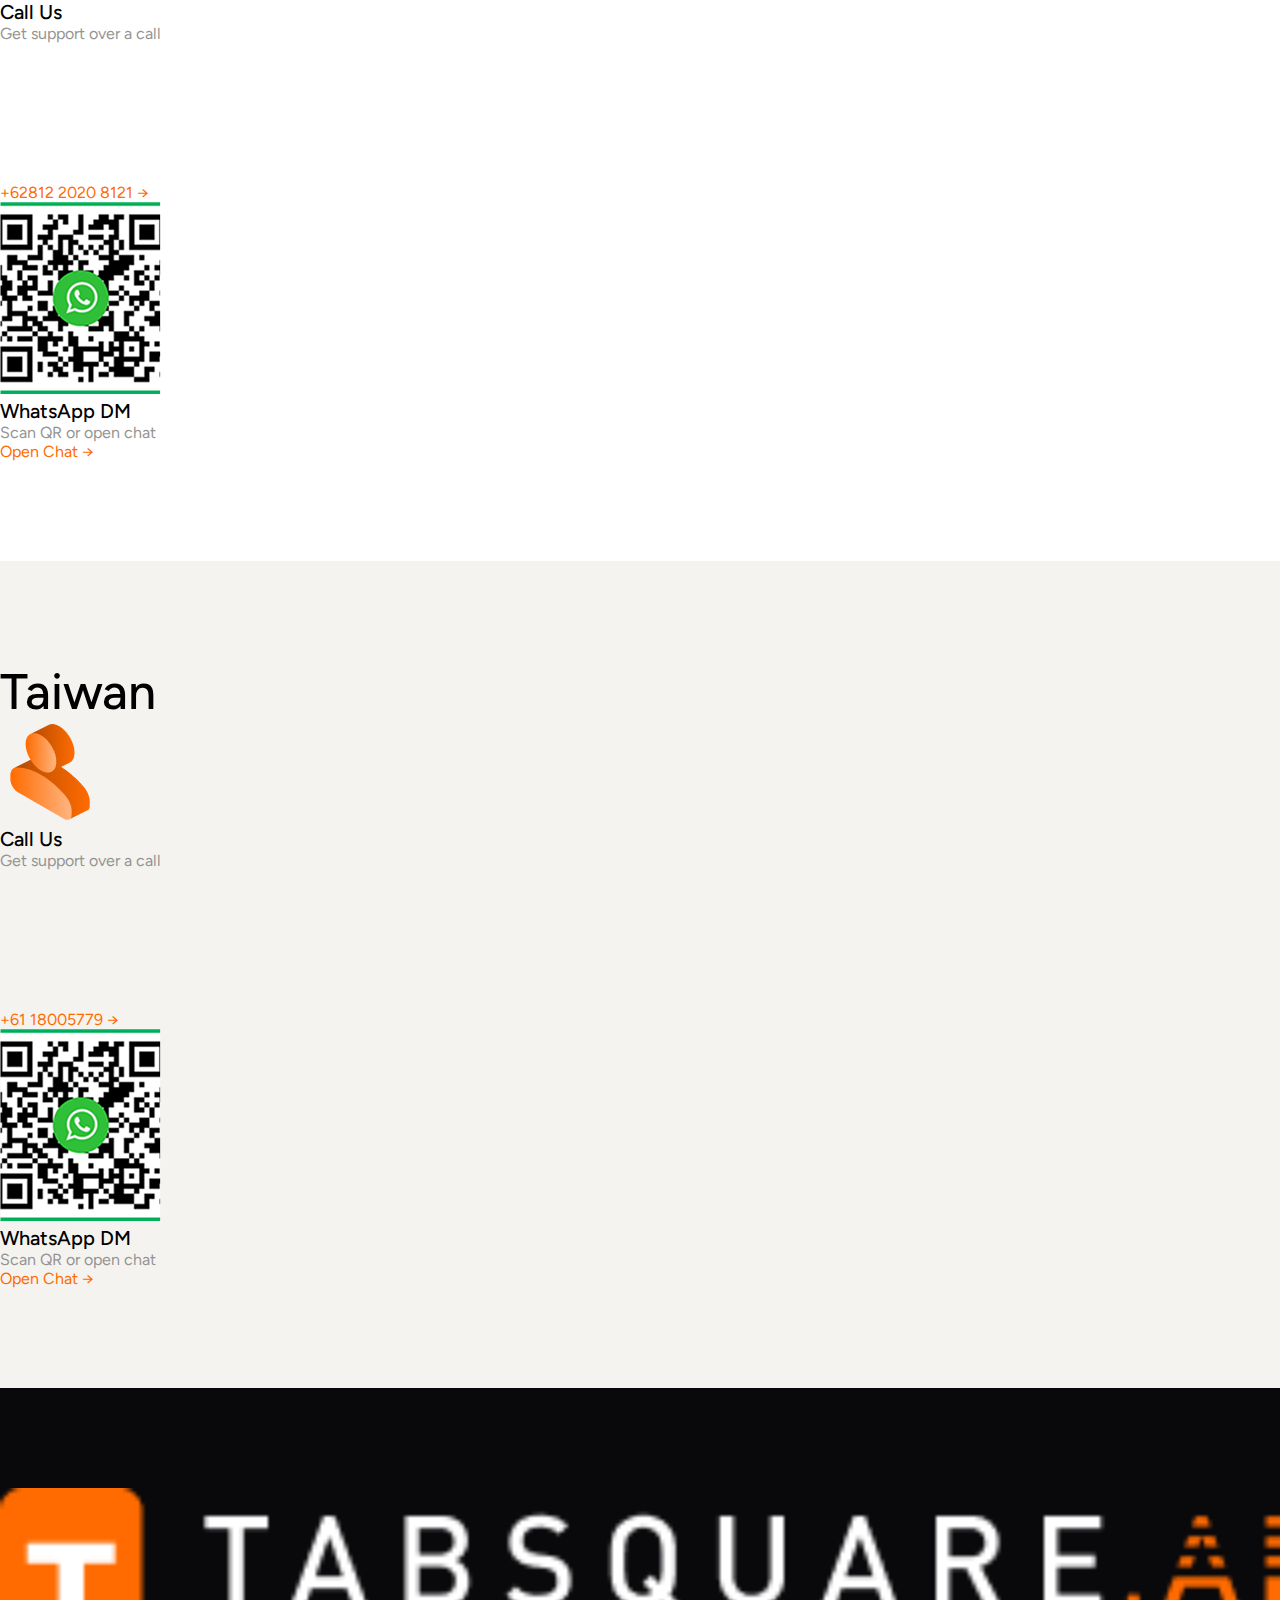
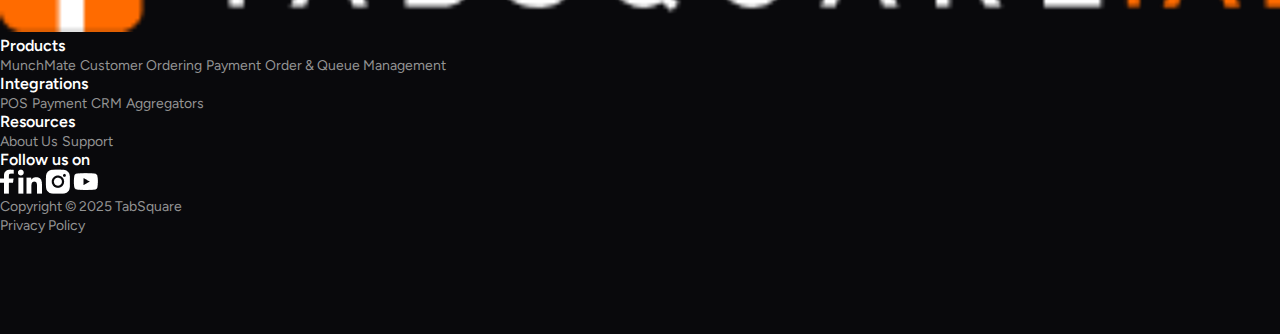
<file: support.html>
<!DOCTYPE html>
<html lang="en">

<head>
   <meta charset="UTF-8">
   <meta name="viewport" content="width=device-width, initial-scale=1.0">
   <title>TabSquare</title>

   <link rel="preconnect" href="https://fonts.googleapis.com">
   <link rel="preconnect" href="https://fonts.gstatic.com" crossorigin>
   <link href="https://fonts.googleapis.com/css2?family=Figtree:ital,wght@0,300..900;1,300..900&display=swap"
      rel="stylesheet">

   <link href="https://cdn.jsdelivr.net/npm/bootstrap@5.3.8/dist/css/bootstrap.min.css" rel="stylesheet"
      integrity="sha384-sRIl4kxILFvY47J16cr9ZwB07vP4J8+LH7qKQnuqkuIAvNWLzeN8tE5YBujZqJLB" crossorigin="anonymous">

   <link rel="stylesheet" href="./style.css">
</head>

<body>
   <!-- Header section -->

   <header class="header-section">
      <div class="container">
         <div class="header-wrapper p-3">
            <div class="row align-items-center gap-md-0 gap-3">
               <div class="col-md-5">
                  <div class="text-md-start text-center d-inline-block">
                     <img width="75%" src="./Img/Header/logo.png" alt="">
                  </div>
               </div>
               <div class="col-md-7">
                  <div class="d-flex align-items-center justify-content-md-end justify-content-center gap-4">
                     <nav class="d-flex gap-4">
                        <a href="./index.html">Home</a>
                        <a href="./solution.html">Solutions</a>
                        <a href="./integration.html">Integrations</a>
                        <a href="./about.html">About Us</a>
                     </nav>

                     <div class="d-none d-lg-flex gap-4">
                        <a href="./support.html" class="my-sec-btn">Support</a>
                        <a href="#" class="my-sec-btn">Sign In</a>
                     </div>
                  </div>
               </div>
            </div>
         </div>
      </div>
   </header>


   <!-- Support section -->

   <section class="support-section">
      <div class="container">
         <div class="support-wrapper">
            <div class="row align-items-center">
               <div class="col-lg-6">
                  <div>
                     <h5>SUPPORT</h5>

                     <h2>We’re here to help.</h2>

                     <p>Available hours: Monday – Sunday | 7AM – 12AM SGT</p>
                  </div>
               </div>
               <div class="col-lg-6">
                  <div>
                     <img width="100%" src="./Img/Support/1.png" alt="">
                  </div>
               </div>
            </div>
         </div>
      </div>
   </section>

   <!-- Global section -->

   <section class="global-section">
      <div class="container">
         <div class="mb-5 text-lg-start text-center">
            <h2>Global Channel</h2>
         </div>

         <div class="global-wrapper text-lg-start text-center">
            <div class="row align-items-center">
               <div class="col-lg-4">
                  <div class="mb-lg-0 mb-4">
                     <img src="./Img/Global/1.png" alt="">
                     <h5 class="my-3">General Support</h5>
                     <p class="mb-5">Response within 24 hours</p>
                     <a href="#">help@tabsquare.com →</a>
                  </div>
               </div>
               <div class="col-lg-4">
                  <div class="mb-lg-0 mb-4">
                     <img src="./Img/Global/2.png" alt="">
                     <h5 class="my-3">Payment Support</h5>
                     <p class="mb-5">Dedicated payment team</p>
                     <a href="#">payment.support@tabsquare.com →</a>
                  </div>
               </div>
               <div class="col-lg-4">
                  <div>
                     <img src="./Img/Global/3.png" alt="">
                     <h5 class="my-3">Developer Portal</h5>
                     <p class="mb-5">API documentation and resources</p>
                     <a href="#">Open →</a>
                  </div>
               </div>
            </div>
         </div>
      </div>
   </section>


   <!-- Singa section -->

   <section class="singa-section">
      <div class="container">
         <div class="text-center mb-5">
            <h2>Singapore</h2>
         </div>
         <div class="singa-wrapper d-flex gap-5 justify-content-md-evenly">
            <div>
               <img src="./Img/Global/man.png" alt="">
               <h5 class="my-3">Call Us</h5>
               <p>Get support over a call</p>
               <a href="">+61 1800 577 359 →</a>
            </div>

            <div>
               <img src="./Img/Global/scan.png" alt="">
               <h5 class="my-3">WhatsApp DM</h5>
               <p class="mb-5">Scan QR or open chat</p>
               <a href="">Open Chat →</a>
            </div>
         </div>
      </div>
   </section>

   <!-- Aus section -->

   <section class="aus-section">
      <div class="container">
         <div class="text-center mb-5">
            <h2>Australia</h2>
         </div>
         <div class="aus-wrapper d-flex gap-5 justify-content-md-evenly">
            <div>
               <img src="./Img/Global/man.png" alt="">
               <h5 class="my-3">Call Us</h5>
               <p>Get support over a call</p>
               <a href="">+61 1800 577 359 →</a>
            </div>

            <div>
               <img src="./Img/Global/scan.png" alt="">
               <h5 class="my-3">WhatsApp DM</h5>
               <p class="mb-5">Scan QR or open chat</p>
               <a href="">Open Chat →</a>
            </div>
         </div>
      </div>
   </section>

   <!-- malai section -->

   <section class="malai-section">
      <div class="container">
         <div class="text-center mb-5">
            <h2>Malasiya</h2>
         </div>
         <div class="malai-wrapper d-flex gap-5 justify-content-md-evenly">
            <div>
               <img src="./Img/Global/man.png" alt="">
               <h5 class="my-3">Call Us</h5>
               <p>Get support over a call</p>
               <a href="">+603 309 96740 →</a>
            </div>

            <div>
               <img src="./Img/Global/scan.png" alt="">
               <h5 class="my-3">WhatsApp DM</h5>
               <p class="mb-5">Scan QR or open chat</p>
               <a href="">Open Chat →</a>
            </div>
         </div>
      </div>
   </section> 

   <!-- Indo section -->

   <section class="indo-section">
      <div class="container">
         <div class="text-center mb-5">
            <h2>Indonesia</h2>
         </div>
         <div class="indo-wrapper d-flex gap-5 justify-content-md-evenly">
            <div>
               <img src="./Img/Global/man.png" alt="">
               <h5 class="my-3">Call Us</h5>
               <p>Get support over a call</p>
               <a href="">+62812 2020 8121 →</a>
            </div>

            <div>
               <img src="./Img/Global/scan.png" alt="">
               <h5 class="my-3">WhatsApp DM</h5>
               <p class="mb-5">Scan QR or open chat</p>
               <a href="">Open Chat →</a>
            </div>
         </div>
      </div>
   </section>

   <!-- Taiwan section -->

   <section class="taiwan-section">
      <div class="container">
         <div class="text-center mb-5">
            <h2>Taiwan</h2>
         </div>
         <div class="taiwan-wrapper d-flex gap-5 justify-content-md-evenly">
            <div>
               <img src="./Img/Global/man.png" alt="">
               <h5 class="my-3">Call Us</h5>
               <p>Get support over a call</p>
               <a href="">+61 18005779 →</a>
            </div>

            <div>
               <img src="./Img/Global/scan.png" alt="">
               <h5 class="my-3">WhatsApp DM</h5>
               <p class="mb-5">Scan QR or open chat</p>
               <a href="">Open Chat →</a>
            </div>
         </div>
      </div>
   </section>



   <!-- Footer section -->

   <footer class="footer-section">
      <div class="container">
         <div class="footer-wrapper">
            <div class="mb-5 d-inline-block">
               <img width="100%" src="./Img/footer/logo.png" alt="">
            </div>

            <div class="row align-items-start mb-5">
               <div class="col-sm-6 col-md-4 col-lg-3">
                  <div class="d-flex flex-column mb-lg-0 mb-4">
                     <h5 class="mb-4">Products</h5>
                     <nav class="d-flex flex-sm-column flex-row flex-wrap gap-md-0 gap-3">
                        <a href="./solution.html">MunchMate</a>
                        <a href="./customer.html">Customer Ordering</a>
                        <a href="./payment.html">Payment</a>
                        <a href="./order.html">Order & Queue Management</a>
                     </nav>
                  </div>
               </div>
               <div class="col-sm-6 col-md-4 col-lg-3">
                  <div class="d-flex flex-column mb-md-0 mb-4">
                     <h5 class="mb-4">Integrations</h5>
                     <nav class="d-flex flex-sm-column flex-row flex-wrap gap-md-0 gap-3">
                        <a href="">POS</a>
                        <a href="">Payment</a>
                        <a href="">CRM</a>
                        <a href="">Aggregators</a>
                     </nav>
                  </div>
               </div>
               <div class="col-sm-6 col-md-4 col-lg-3">
                  <div class="d-flex flex-column mb-md-0 mb-4 gap-md-0 gap-3">
                     <h5 class="mb-4">Resources</h5>
                     <nav class="d-flex flex-sm-column flex-row flex-wrap">
                        <a href="./about.html">About Us</a>
                        <a href="./support.html">Support</a>
                     </nav>
                  </div>
               </div>
               <div class="col-sm-6 col-md-12 col-lg-3">
                  <div>
                     <h5 class="mb-4">Follow us on</h5>
                     <div class="d-flex align-items-center gap-3">
                        <a href="">
                           <img src="./Img/footer/fb.png" alt="">
                        </a>
                        <a href="">
                           <img src="./Img/footer/lin.png" alt="">
                        </a>
                        <a href="">
                           <img src="./Img/footer/in.png" alt="">
                        </a>
                        <a href="">
                           <img src="./Img/footer/yt.png" alt="">
                        </a>
                     </div>
                  </div>
               </div>
            </div>

            <div class="d-flex justify-content-between align-items-center">
               <p class="m-0">
                  Copyright © 2025 TabSquare
               </p>

               <a href="#">
                  Privacy Policy
               </a>
            </div>
         </div>
      </div>
   </footer>

</body>

</html>
</file>
<file: style.css>
/* Common styles */

* {
  margin: 0;
  padding: 0;
  box-sizing: border-box;
}

body {
  font-family: "Figtree", sans-serif;
}

a {
  text-decoration: none;
  color: black;
  display: inline;
}

/* Button styles */

.my-pri-btn {
  background-color: #FF6B00;
  padding: 12px 32px;
  border: none;
  border-radius: 10px;
  color: white;
}

.my-sec-btn {
  background-color: #FFFFFF;
  padding: 12px 32px;
  border: 1px solid #c9c9c9;
  border-radius: 10px;
}

/* Heading and font styles */

h1{
  font-weight: 800;
}
h2,h3,h4,h5,h6{
  font-weight: 500;
}

h4 {
  font-size: 22px;
}

h5 {
  font-size: 20px;
}

p {
  font-size: 16px;
  color: #949494;
}

@media only screen and (min-width:992px) {
  h1 {
    font-size: 80px;
  }

  h2 {
    font-size: 50px;
  }

  h3 {
    font-size: 28px;
  }
}

@media only screen and (min-width:569px) and (max-width:991px) {
  h1 {
    font-size: 65px;
  }

  h2 {
    font-size: 40px;
  }

  h3 {
    font-size: 24px;
  }
}

@media only screen and (max-width:568px) {
  h1 {
    font-size: 55px;
  }

  h2 {
    font-size: 30px;
  }

  h3 {
    font-size: 24px;
  }
}

/* Padding section */

.hero-section,
.stat-section,
.solution-section,
.system-section,
.power-section,
.impact-section,
.enhance-section,
.footer-section,
/* munchmate */
.munchmate-section,
.munch-stat-section,
.munch-banner-section,
/* customer */
.customer-section,
.customer-stat-section,
.customer-banner-section,
/* payment */
.payment-section,
.payment-stat-section,
.payment-banner-section,
/* order */
.order-section,
.order-stat-section,
.order-banner-section,
.operation-section,
.partner-section,
.become-section,
.about-section,
.flag-section,
.mission-section,
.ourimpact-section,
.crew-section,
.support-section,
.global-section,
.singa-section,
.aus-section,
.malai-section,
.indo-section,
.taiwan-section{
  padding: 100px 0px;
}


/* Header section */

.header-section {
  background-color: #F5F3EF;
}

.header-wrapper a {
  font-size: 14px;
}

.header-wrapper > div > div:nth-child(2) > div > nav a:hover{
  color: #FF6B00;
}

.header-wrapper > div > div:nth-child(2) > div > nav a:active{
  color: #FF6B00;
}


/* Homepage section */

.homepage-section {
  background-color: #F5F3EF;
  padding: 100px 0px 0px 0px;
}

/* Stat section */

.stat-section{
  background-color: #F5F3EF;
}

/* Solution section */


/* System section */

.system-section{
  background-color: #09090C;
  color: #ffffff;
}

/* Impact section */

.impact-section{
  background-color: #F5F3EF;
}

/* Enhance section */

.enhance-section{
  background-color: #FF6B00;
  color: white;
}

.enhance-wrapper p{
  color: #FFFFFF;
}

/* Footer section */

.footer-section{
  background-color: #09090C;
}

.footer-wrapper h5{
  font-size: 16px;
  color: #ffffff;
  font-weight: 600;
}

.footer-wrapper a{
  color: #949494;
  font-size: 14px;
}

.footer-wrapper > div:nth-child(3) p{
  color: #949494;
  font-size: 14px;
}

/* Munchmate page */

.munchmate-section,
.customer-section,
.payment-section,
.order-section{
  background-color: #F5F3EF;
}

.munchmate-wrapper > h6,
.customer-wrapper > h6,
.payment-wrapper > h6,
.order-wrapper > h6{
  color: #FF6B00;
}

.munchmate-wrapper > div:nth-child(5) > iframe,
.customer-wrapper > div:nth-child(5) > iframe,
.payment-wrapper > div:nth-child(5) > iframe,
.order-wrapper > div:nth-child(5) > iframe{
  border-radius: 20px;
  min-height: 700px;
  vertical-align: middle;
}

.munch-banner-section,
.customer-banner-section,
.payment-banner-section,
.order-banner-section{
  background-color: #F5F3EF;
  color: #FFFFFF;
}

.munch-banner-wrapper > div,
.customer-banner-wrapper > div,
.payment-banner-wrapper > div,
.order-banner-wrapper > div{
  background-color: #0E0E12;
  border-radius: 20px;
}

.munch-banner-wrapper h6,
.customer-banner-wrapper h6,
.payment-banner-wrapper h6,
.order-banner-wrapper h6{
  color: #FF6B00;
}

.munch-banner-wrapper p,
.customer-banner-wrapper p,
.payment-banner-wrapper p,
.order-banner-wrapper p{
  color: rgba(255, 255, 255, 0.6);
}

.customer-banner-section h2,
.payment-banner-section h2,
.order-banner-section h2{
  color: #000000;
}


/* Operation section */

.operation-section{
  background-color: #0E0E12;
}

.operation-wrapper h2{
  color: #FFFFFF;
}

.operation-wrapper p{
  color: #949494;
}


/* Become-section */

.become-section{
  background-color: #09090C;
}

.become-wrapper p{
  color: #949494;
}

.become-wrapper h2{
  color: #FFFFFF;
}

/* About section */

.about-section{
  background-color: #F5F3EF;
}

.about-wrapper h5{
  color: #FF6B00;
  font-size: 16px;
}

.about-wrapper p{
  color: #949494;
}

/* Flag section */

/* Mission section */

.mission-section{
  background-color: #F5F3EF;
}

.mission-wrapper p{
  color: #000000;
}

/* Our Impact section*/

.ourimpact-wrapper p {
  color: #000000;
}

/* Suppport section */

.support-section{
  background-color: #F5F3EF;
}

/* Global section */

.global-wrapper a{
  color: #FF6B00;
}

/* Singa section */

.singa-section,
.malai-section,
.taiwan-section
{
  background-color: #F5F3EF;
}

.singa-wrapper a,
.aus-wrapper a,
.malai-wrapper a,
.indo-wrapper a,
.taiwan-wrapper a
{
  color: #FF6B00;
}

.singa-wrapper > div:nth-child(1) p,
.aus-wrapper > div:nth-child(1) p,
.malai-wrapper > div:nth-child(1) p,
.indo-wrapper > div:nth-child(1) p,
.taiwan-wrapper > div:nth-child(1) p
{
  margin-bottom: 140px;
}
</file>
